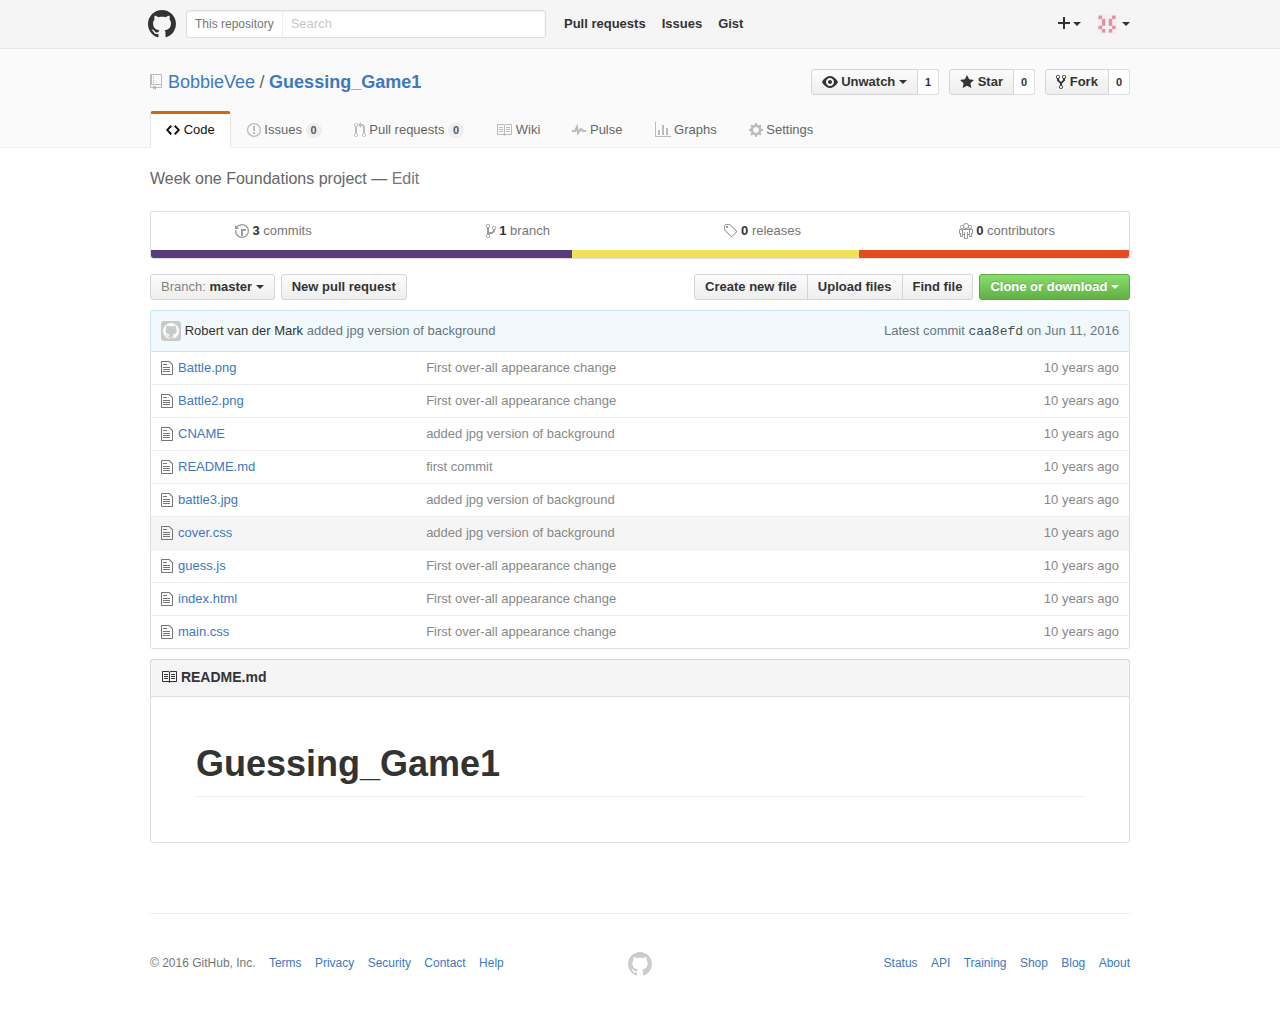
<file: BobbieVee_Guessing_Game1_ Week one Foundations project.htm>
<!DOCTYPE html>
<!-- saved from url=(0043)https://github.com/BobbieVee/Guessing_Game1 -->
<html lang="en" class=" is-copy-enabled emoji-size-boost is-u2f-enabled"><head prefix="og: http://ogp.me/ns# fb: http://ogp.me/ns/fb# object: http://ogp.me/ns/object# article: http://ogp.me/ns/article# profile: http://ogp.me/ns/profile#"><meta http-equiv="Content-Type" content="text/html; charset=UTF-8">
    

    <link crossorigin="anonymous" href="./BobbieVee_Guessing_Game1_ Week one Foundations project_files/frameworks-7b969e1429dde03c9d62578819317424332f57dfcb3ad1d87121a1c0adad45a4.css" integrity="sha256-e5aeFCnd4DydYleIGTF0JDMvV9/LOtHYcSGhwK2tRaQ=" media="all" rel="stylesheet">
    <link crossorigin="anonymous" href="./BobbieVee_Guessing_Game1_ Week one Foundations project_files/github-a374ef3210415f3524097c7ce3b5ff2d1d449c1b9fe8d551dddeda1ce6d5c80c.css" integrity="sha256-o3TvMhBBXzUkCXx847X/LR1EnBuf6NVR3d7aHObVyAw=" media="all" rel="stylesheet">
    
    
    
    

    <link as="script" href="./BobbieVee_Guessing_Game1_ Week one Foundations project_files/frameworks-7162beea272a856d06e084945fd8026a47bbb9e7eb295d95b60ea82b26c27296.js" rel="preload">
    
    <link as="script" href="./BobbieVee_Guessing_Game1_ Week one Foundations project_files/github-cb6ab72bc83e90e83a429b044f460572dc5ea6fb1b5894fc185c79e9389986f0.js" rel="preload">

    <meta http-equiv="X-UA-Compatible" content="IE=edge">
    <meta http-equiv="Content-Language" content="en">
    <meta name="viewport" content="width=device-width">
    
    
    <title>BobbieVee/Guessing_Game1: Week one Foundations project</title>
    <link rel="search" type="application/opensearchdescription+xml" href="https://github.com/opensearch.xml" title="GitHub">
    <link rel="fluid-icon" href="https://github.com/fluidicon.png" title="GitHub">
    <link rel="apple-touch-icon" href="https://github.com/apple-touch-icon.png">
    <link rel="apple-touch-icon" sizes="57x57" href="https://github.com/apple-touch-icon-57x57.png">
    <link rel="apple-touch-icon" sizes="60x60" href="https://github.com/apple-touch-icon-60x60.png">
    <link rel="apple-touch-icon" sizes="72x72" href="https://github.com/apple-touch-icon-72x72.png">
    <link rel="apple-touch-icon" sizes="76x76" href="https://github.com/apple-touch-icon-76x76.png">
    <link rel="apple-touch-icon" sizes="114x114" href="https://github.com/apple-touch-icon-114x114.png">
    <link rel="apple-touch-icon" sizes="120x120" href="https://github.com/apple-touch-icon-120x120.png">
    <link rel="apple-touch-icon" sizes="144x144" href="https://github.com/apple-touch-icon-144x144.png">
    <link rel="apple-touch-icon" sizes="152x152" href="https://github.com/apple-touch-icon-152x152.png">
    <link rel="apple-touch-icon" sizes="180x180" href="https://github.com/apple-touch-icon-180x180.png">
    <meta property="fb:app_id" content="1401488693436528">

      <meta content="https://avatars0.githubusercontent.com/u/19409424?v=3&amp;s=400" name="twitter:image:src"><meta content="@github" name="twitter:site"><meta content="summary" name="twitter:card"><meta content="BobbieVee/Guessing_Game1" name="twitter:title"><meta content="Guessing_Game1 - Week one Foundations project" name="twitter:description">
      <meta content="https://avatars0.githubusercontent.com/u/19409424?v=3&amp;s=400" property="og:image"><meta content="GitHub" property="og:site_name"><meta content="object" property="og:type"><meta content="BobbieVee/Guessing_Game1" property="og:title"><meta content="https://github.com/BobbieVee/Guessing_Game1" property="og:url"><meta content="Guessing_Game1 - Week one Foundations project" property="og:description">
      <meta name="browser-stats-url" content="https://api.github.com/_private/browser/stats">
    <meta name="browser-errors-url" content="https://api.github.com/_private/browser/errors">
    <link rel="assets" href="https://assets-cdn.github.com/">
    <link rel="web-socket" href="wss://live.github.com/_sockets/MTk0MDk0MjQ6YmMyMzBlYTdiOWM1ZDJhMzNhMWQ4NWM3YWRlMGU5ZTI6NGRmMzIzZWMxOTgzNTdkNDk2Njc3YjJjNzJiNThjYWZmN2M5YzU0ZDE4NTBhNmMwMzg2ZjZkY2EzYjhlYTc2YQ==--b573f6bc1ebe594a96a6fb435a8c98aa257efe0a">
    <meta name="pjax-timeout" content="1000">
    <link rel="sudo-modal" href="https://github.com/sessions/sudo_modal">

    <meta name="msapplication-TileImage" content="/windows-tile.png">
    <meta name="msapplication-TileColor" content="#ffffff">
    

    <meta name="google-site-verification" content="KT5gs8h0wvaagLKAVWq8bbeNwnZZK1r1XQysX3xurLU">
<meta name="google-site-verification" content="ZzhVyEFwb7w3e0-uOTltm8Jsck2F5StVihD0exw2fsA">
    <meta name="google-analytics" content="UA-3769691-2">

<meta content="collector.githubapp.com" name="octolytics-host"><meta content="github" name="octolytics-app-id"><meta content="47A708AE:45C1:48BC40C:575C4B7B" name="octolytics-dimension-request_id"><meta content="19409424" name="octolytics-actor-id"><meta content="BobbieVee" name="octolytics-actor-login"><meta content="f910087e2f097eb4a051d65ee8b597f96e1e297292a481a17af3c36fc131c4a1" name="octolytics-actor-hash">




  <meta class="js-ga-set" name="dimension1" content="Logged In">



        <meta name="hostname" content="github.com">
    <meta name="user-login" content="BobbieVee">

        <meta name="expected-hostname" content="github.com">
      <meta name="js-proxy-site-detection-payload" content="[base64]">


      <link rel="mask-icon" href="https://assets-cdn.github.com/pinned-octocat.svg" color="#4078c0">
      <link rel="icon" type="image/x-icon" href="https://assets-cdn.github.com/favicon.ico">

    <meta name="html-safe-nonce" content="2b978a141ae67b08f41f17d8f4f4a3a8b5b67b6c">
    <meta content="bd5733534f77e63cfdad19ff7a15ff4cc02fc820" name="form-nonce">

    <meta http-equiv="x-pjax-version" content="da3c1e82170cd7095ca9d3d00d2ff328">
    

      
  <meta name="description" content="Guessing_Game1 - Week one Foundations project">
  <meta name="go-import" content="github.com/BobbieVee/Guessing_Game1 git https://github.com/BobbieVee/Guessing_Game1.git">

  <meta content="19409424" name="octolytics-dimension-user_id"><meta content="BobbieVee" name="octolytics-dimension-user_login"><meta content="60884770" name="octolytics-dimension-repository_id"><meta content="BobbieVee/Guessing_Game1" name="octolytics-dimension-repository_nwo"><meta content="true" name="octolytics-dimension-repository_public"><meta content="false" name="octolytics-dimension-repository_is_fork"><meta content="60884770" name="octolytics-dimension-repository_network_root_id"><meta content="BobbieVee/Guessing_Game1" name="octolytics-dimension-repository_network_root_nwo">
  <link href="https://github.com/BobbieVee/Guessing_Game1/commits/master.atom" rel="alternate" title="Recent Commits to Guessing_Game1:master" type="application/atom+xml">


      
  <meta name="selected-link" value="repo_source" data-pjax-transient="true"><meta content="/&lt;user-name&gt;/&lt;repo-name&gt;" data-pjax-transient="true" name="analytics-location"><link rel="canonical" href="https://github.com/BobbieVee/Guessing_Game1" data-pjax-transient="true"></head>


  <body class="logged-in   env-production macintosh vis-public">
    <div id="js-pjax-loader-bar" class="pjax-loader-bar"><div class="progress" style="width: 100%;"></div></div>
    <a href="https://github.com/BobbieVee/Guessing_Game1#start-of-content" tabindex="1" class="accessibility-aid js-skip-to-content">Skip to content</a>

    
    
    



        <div class="header header-logged-in true" role="banner">
  <div class="container clearfix">

    <a class="header-logo-invertocat" href="https://github.com/" data-hotkey="g d" aria-label="Homepage" data-ga-click="Header, go to dashboard, icon:logo">
  <svg aria-hidden="true" class="octicon octicon-mark-github" height="28" version="1.1" viewBox="0 0 16 16" width="28"><path d="M8 0C3.58 0 0 3.58 0 8c0 3.54 2.29 6.53 5.47 7.59.4.07.55-.17.55-.38 0-.19-.01-.82-.01-1.49-2.01.37-2.53-.49-2.69-.94-.09-.23-.48-.94-.82-1.13-.28-.15-.68-.52-.01-.53.63-.01 1.08.58 1.23.82.72 1.21 1.87.87 2.33.66.07-.52.28-.87.51-1.07-1.78-.2-3.64-.89-3.64-3.95 0-.87.31-1.59.82-2.15-.08-.2-.36-1.02.08-2.12 0 0 .67-.21 2.2.82.64-.18 1.32-.27 2-.27.68 0 1.36.09 2 .27 1.53-1.04 2.2-.82 2.2-.82.44 1.1.16 1.92.08 2.12.51.56.82 1.27.82 2.15 0 3.07-1.87 3.75-3.65 3.95.29.25.54.73.54 1.48 0 1.07-.01 1.93-.01 2.2 0 .21.15.46.55.38A8.013 8.013 0 0 0 16 8c0-4.42-3.58-8-8-8z"></path></svg>
</a>


        <div class="header-search scoped-search site-scoped-search js-site-search" role="search">
  <!-- </textarea> --><!-- '"` --><form accept-charset="UTF-8" action="https://github.com/BobbieVee/Guessing_Game1/search" class="js-site-search-form" data-scoped-search-url="/BobbieVee/Guessing_Game1/search" data-unscoped-search-url="/search" method="get"><div style="margin:0;padding:0;display:inline"><input name="utf8" type="hidden" value="✓"></div>
    <label class="form-control header-search-wrapper js-chromeless-input-container">
      <div class="header-search-scope">This repository</div>
      <input type="text" class="form-control header-search-input js-site-search-focus js-site-search-field is-clearable" data-hotkey="s" name="q" placeholder="Search" aria-label="Search this repository" data-unscoped-placeholder="Search GitHub" data-scoped-placeholder="Search" tabindex="1" autocapitalize="off">
    </label>
</form></div>


      <ul class="header-nav left" role="navigation">
        <li class="header-nav-item">
          <a href="https://github.com/pulls" class="js-selected-navigation-item header-nav-link" data-ga-click="Header, click, Nav menu - item:pulls context:user" data-hotkey="g p" data-selected-links="/pulls /pulls/assigned /pulls/mentioned /pulls">
            Pull requests
</a>        </li>
        <li class="header-nav-item">
          <a href="https://github.com/issues" class="js-selected-navigation-item header-nav-link" data-ga-click="Header, click, Nav menu - item:issues context:user" data-hotkey="g i" data-selected-links="/issues /issues/assigned /issues/mentioned /issues">
            Issues
</a>        </li>
          <li class="header-nav-item">
            <a class="header-nav-link" href="https://gist.github.com/" data-ga-click="Header, go to gist, text:gist">Gist</a>
          </li>
      </ul>

    
<ul class="header-nav user-nav right" id="user-links">
  <li class="header-nav-item">
    

  </li>

  <li class="header-nav-item dropdown js-menu-container">
    <a class="header-nav-link tooltipped tooltipped-s js-menu-target" href="https://github.com/new" aria-label="Create new…" data-ga-click="Header, create new, icon:add">
      <svg aria-hidden="true" class="octicon octicon-plus left" height="16" version="1.1" viewBox="0 0 12 16" width="12"><path d="M12 9H7v5H5V9H0V7h5V2h2v5h5z"></path></svg>
      <span class="dropdown-caret"></span>
    </a>

    <div class="dropdown-menu-content js-menu-content">
      <ul class="dropdown-menu dropdown-menu-sw">
        
<a class="dropdown-item" href="https://github.com/new" data-ga-click="Header, create new repository">
  New repository
</a>

  <a class="dropdown-item" href="https://github.com/new/import" data-ga-click="Header, import a repository">
    Import repository
  </a>


  <a class="dropdown-item" href="https://github.com/organizations/new" data-ga-click="Header, create new organization">
    New organization
  </a>



  <div class="dropdown-divider"></div>
  <div class="dropdown-header">
    <span title="BobbieVee/Guessing_Game1">This repository</span>
  </div>
    <a class="dropdown-item" href="https://github.com/BobbieVee/Guessing_Game1/issues/new" data-ga-click="Header, create new issue">
      New issue
    </a>
    <a class="dropdown-item" href="https://github.com/BobbieVee/Guessing_Game1/settings/collaboration" data-ga-click="Header, create new collaborator">
      New collaborator
    </a>

      </ul>
    </div>
  </li>

  <li class="header-nav-item dropdown js-menu-container">
    <a class="header-nav-link name tooltipped tooltipped-sw js-menu-target" href="https://github.com/BobbieVee" aria-label="View profile and more" data-ga-click="Header, show menu, icon:avatar">
      <img alt="@BobbieVee" class="avatar" height="20" src="./BobbieVee_Guessing_Game1_ Week one Foundations project_files/19409424" width="20">
      <span class="dropdown-caret"></span>
    </a>

    <div class="dropdown-menu-content js-menu-content">
      <div class="dropdown-menu dropdown-menu-sw">
        <div class="dropdown-header header-nav-current-user css-truncate">
          Signed in as <strong class="css-truncate-target">BobbieVee</strong>
        </div>

        <div class="dropdown-divider"></div>

        <a class="dropdown-item" href="https://github.com/BobbieVee" data-ga-click="Header, go to profile, text:your profile">
          Your profile
        </a>
        <a class="dropdown-item" href="https://github.com/stars" data-ga-click="Header, go to starred repos, text:your stars">
          Your stars
        </a>
        <a class="dropdown-item" href="https://github.com/explore" data-ga-click="Header, go to explore, text:explore">
          Explore
        </a>
          <a class="dropdown-item" href="https://github.com/integrations" data-ga-click="Header, go to integrations, text:integrations">
            Integrations
          </a>
        <a class="dropdown-item" href="https://help.github.com/" data-ga-click="Header, go to help, text:help">
          Help
        </a>


        <div class="dropdown-divider"></div>

        <a class="dropdown-item" href="https://github.com/settings/profile" data-ga-click="Header, go to settings, icon:settings">
          Settings
        </a>

        <!-- </textarea> --><!-- '"` --><form accept-charset="UTF-8" action="https://github.com/logout" class="logout-form" data-form-nonce="bd5733534f77e63cfdad19ff7a15ff4cc02fc820" method="post"><div style="margin:0;padding:0;display:inline"><input name="utf8" type="hidden" value="✓"><input name="authenticity_token" type="hidden" value="XSN2A61j4gFafaQkh3espIMFcOT33cbaQ6vCasIaEw7ZEew/pW6QibRBKw4nt1xgugH6pKIt/bkYg4XjnyzeTA=="></div>
          <button class="dropdown-item dropdown-signout" data-ga-click="Header, sign out, icon:logout">
            Sign out
          </button>
</form>      </div>
    </div>
  </li>
</ul>


    
  </div>
</div>


      


    <div id="start-of-content" class="accessibility-aid"></div>

      <div id="js-flash-container">
</div>


    <div role="main" class="main-content">
        <div itemscope="" itemtype="http://schema.org/SoftwareSourceCode">
    <div id="js-repo-pjax-container" data-pjax-container="">
      
<div class="pagehead repohead instapaper_ignore readability-menu experiment-repo-nav">
  <div class="container repohead-details-container">

    

<ul class="pagehead-actions">

  <li>
        <!-- </textarea> --><!-- '"` --><form accept-charset="UTF-8" action="https://github.com/notifications/subscribe" class="js-social-container" data-autosubmit="true" data-form-nonce="bd5733534f77e63cfdad19ff7a15ff4cc02fc820" data-remote="true" method="post"><div style="margin:0;padding:0;display:inline"><input name="utf8" type="hidden" value="✓"><input name="authenticity_token" type="hidden" value="2TepIqp7rLlGGU6jPH/pf3FoB50uv5FZXIlmc/PCj0BpFjI4sOG+agfE1He35VlGuESQFfJpOX6JWC+TGeWcOw=="></div>      <input class="form-control" id="repository_id" name="repository_id" type="hidden" value="60884770">

        <div class="select-menu js-menu-container js-select-menu">
          <a href="https://github.com/BobbieVee/Guessing_Game1/subscription" class="btn btn-sm btn-with-count select-menu-button js-menu-target" role="button" tabindex="0" aria-haspopup="true" data-ga-click="Repository, click Watch settings, action:files#disambiguate">
            <span class="js-select-button">
              <svg aria-hidden="true" class="octicon octicon-eye" height="16" version="1.1" viewBox="0 0 16 16" width="16"><path d="M8.06 2C3 2 0 8 0 8s3 6 8.06 6C13 14 16 8 16 8s-3-6-7.94-6zM8 12c-2.2 0-4-1.78-4-4 0-2.2 1.8-4 4-4 2.22 0 4 1.8 4 4 0 2.22-1.78 4-4 4zm2-4c0 1.11-.89 2-2 2-1.11 0-2-.89-2-2 0-1.11.89-2 2-2 1.11 0 2 .89 2 2z"></path></svg>
              Unwatch
            </span>
          </a>
          <a class="social-count js-social-count" href="https://github.com/BobbieVee/Guessing_Game1/watchers">
            1
          </a>

        <div class="select-menu-modal-holder">
          <div class="select-menu-modal subscription-menu-modal js-menu-content" aria-hidden="true">
            <div class="select-menu-header js-navigation-enable" tabindex="-1">
              <svg aria-label="Close" class="octicon octicon-x js-menu-close" height="16" role="img" version="1.1" viewBox="0 0 12 16" width="12"><path d="M7.48 8l3.75 3.75-1.48 1.48L6 9.48l-3.75 3.75-1.48-1.48L4.52 8 .77 4.25l1.48-1.48L6 6.52l3.75-3.75 1.48 1.48z"></path></svg>
              <span class="select-menu-title">Notifications</span>
            </div>

              <div class="select-menu-list js-navigation-container" role="menu">

                <div class="select-menu-item js-navigation-item " role="menuitem" tabindex="0">
                  <svg aria-hidden="true" class="octicon octicon-check select-menu-item-icon" height="16" version="1.1" viewBox="0 0 12 16" width="12"><path d="M12 5l-8 8-4-4 1.5-1.5L4 10l6.5-6.5z"></path></svg>
                  <div class="select-menu-item-text">
                    <input id="do_included" name="do" type="radio" value="included">
                    <span class="select-menu-item-heading">Not watching</span>
                    <span class="description">Be notified when participating or @mentioned.</span>
                    <span class="js-select-button-text hidden-select-button-text">
                      <svg aria-hidden="true" class="octicon octicon-eye" height="16" version="1.1" viewBox="0 0 16 16" width="16"><path d="M8.06 2C3 2 0 8 0 8s3 6 8.06 6C13 14 16 8 16 8s-3-6-7.94-6zM8 12c-2.2 0-4-1.78-4-4 0-2.2 1.8-4 4-4 2.22 0 4 1.8 4 4 0 2.22-1.78 4-4 4zm2-4c0 1.11-.89 2-2 2-1.11 0-2-.89-2-2 0-1.11.89-2 2-2 1.11 0 2 .89 2 2z"></path></svg>
                      Watch
                    </span>
                  </div>
                </div>

                <div class="select-menu-item js-navigation-item selected" role="menuitem" tabindex="0">
                  <svg aria-hidden="true" class="octicon octicon-check select-menu-item-icon" height="16" version="1.1" viewBox="0 0 12 16" width="12"><path d="M12 5l-8 8-4-4 1.5-1.5L4 10l6.5-6.5z"></path></svg>
                  <div class="select-menu-item-text">
                    <input checked="checked" id="do_subscribed" name="do" type="radio" value="subscribed">
                    <span class="select-menu-item-heading">Watching</span>
                    <span class="description">Be notified of all conversations.</span>
                    <span class="js-select-button-text hidden-select-button-text">
                      <svg aria-hidden="true" class="octicon octicon-eye" height="16" version="1.1" viewBox="0 0 16 16" width="16"><path d="M8.06 2C3 2 0 8 0 8s3 6 8.06 6C13 14 16 8 16 8s-3-6-7.94-6zM8 12c-2.2 0-4-1.78-4-4 0-2.2 1.8-4 4-4 2.22 0 4 1.8 4 4 0 2.22-1.78 4-4 4zm2-4c0 1.11-.89 2-2 2-1.11 0-2-.89-2-2 0-1.11.89-2 2-2 1.11 0 2 .89 2 2z"></path></svg>
                      Unwatch
                    </span>
                  </div>
                </div>

                <div class="select-menu-item js-navigation-item " role="menuitem" tabindex="0">
                  <svg aria-hidden="true" class="octicon octicon-check select-menu-item-icon" height="16" version="1.1" viewBox="0 0 12 16" width="12"><path d="M12 5l-8 8-4-4 1.5-1.5L4 10l6.5-6.5z"></path></svg>
                  <div class="select-menu-item-text">
                    <input id="do_ignore" name="do" type="radio" value="ignore">
                    <span class="select-menu-item-heading">Ignoring</span>
                    <span class="description">Never be notified.</span>
                    <span class="js-select-button-text hidden-select-button-text">
                      <svg aria-hidden="true" class="octicon octicon-mute" height="16" version="1.1" viewBox="0 0 16 16" width="16"><path d="M8 2.81v10.38c0 .67-.81 1-1.28.53L3 10H1c-.55 0-1-.45-1-1V7c0-.55.45-1 1-1h2l3.72-3.72C7.19 1.81 8 2.14 8 2.81zm7.53 3.22l-1.06-1.06-1.97 1.97-1.97-1.97-1.06 1.06L11.44 8 9.47 9.97l1.06 1.06 1.97-1.97 1.97 1.97 1.06-1.06L13.56 8l1.97-1.97z"></path></svg>
                      Stop ignoring
                    </span>
                  </div>
                </div>

              </div>

            </div>
          </div>
        </div>
</form>
  </li>

  <li>
    
  <div class="js-toggler-container js-social-container starring-container ">

    <!-- </textarea> --><!-- '"` --><form accept-charset="UTF-8" action="https://github.com/BobbieVee/Guessing_Game1/unstar" class="starred" data-form-nonce="bd5733534f77e63cfdad19ff7a15ff4cc02fc820" data-remote="true" method="post"><div style="margin:0;padding:0;display:inline"><input name="utf8" type="hidden" value="✓"><input name="authenticity_token" type="hidden" value="w5NsSpLi/Irgjxyi7gFtqW9CSUHyWddzJvdBzIZoLII6Y9TRzICPTRMrx8lAEz8pbZnZBLR+IEBj1qA6a6IRHA=="></div>
      <button class="btn btn-sm btn-with-count js-toggler-target" aria-label="Unstar this repository" title="Unstar BobbieVee/Guessing_Game1" data-ga-click="Repository, click unstar button, action:files#disambiguate; text:Unstar">
        <svg aria-hidden="true" class="octicon octicon-star" height="16" version="1.1" viewBox="0 0 14 16" width="14"><path d="M14 6l-4.9-.64L7 1 4.9 5.36 0 6l3.6 3.26L2.67 14 7 11.67 11.33 14l-.93-4.74z"></path></svg>
        Unstar
      </button>
        <a class="social-count js-social-count" href="https://github.com/BobbieVee/Guessing_Game1/stargazers">
          0
        </a>
</form>
    <!-- </textarea> --><!-- '"` --><form accept-charset="UTF-8" action="https://github.com/BobbieVee/Guessing_Game1/star" class="unstarred" data-form-nonce="bd5733534f77e63cfdad19ff7a15ff4cc02fc820" data-remote="true" method="post"><div style="margin:0;padding:0;display:inline"><input name="utf8" type="hidden" value="✓"><input name="authenticity_token" type="hidden" value="27Ym5Rfgp2PRwuVKmQxDdxcZ/Ah+MbjawS0aC4LMuMd3pI62IWTRQO+hA/zGBruCNZP0kRLtvCntv+qjGa+YGg=="></div>
      <button class="btn btn-sm btn-with-count js-toggler-target" aria-label="Star this repository" title="Star BobbieVee/Guessing_Game1" data-ga-click="Repository, click star button, action:files#disambiguate; text:Star">
        <svg aria-hidden="true" class="octicon octicon-star" height="16" version="1.1" viewBox="0 0 14 16" width="14"><path d="M14 6l-4.9-.64L7 1 4.9 5.36 0 6l3.6 3.26L2.67 14 7 11.67 11.33 14l-.93-4.74z"></path></svg>
        Star
      </button>
        <a class="social-count js-social-count" href="https://github.com/BobbieVee/Guessing_Game1/stargazers">
          0
        </a>
</form>  </div>

  </li>

  <li>
          <a href="https://github.com/BobbieVee/Guessing_Game1#fork-destination-box" class="btn btn-sm btn-with-count" title="Fork your own copy of BobbieVee/Guessing_Game1 to your account" aria-label="Fork your own copy of BobbieVee/Guessing_Game1 to your account" rel="facebox" data-ga-click="Repository, show fork modal, action:files#disambiguate; text:Fork">
              <svg aria-hidden="true" class="octicon octicon-repo-forked" height="16" version="1.1" viewBox="0 0 10 16" width="10"><path d="M8 1a1.993 1.993 0 0 0-1 3.72V6L5 8 3 6V4.72A1.993 1.993 0 0 0 2 1a1.993 1.993 0 0 0-1 3.72V6.5l3 3v1.78A1.993 1.993 0 0 0 5 15a1.993 1.993 0 0 0 1-3.72V9.5l3-3V4.72A1.993 1.993 0 0 0 8 1zM2 4.2C1.34 4.2.8 3.65.8 3c0-.65.55-1.2 1.2-1.2.65 0 1.2.55 1.2 1.2 0 .65-.55 1.2-1.2 1.2zm3 10c-.66 0-1.2-.55-1.2-1.2 0-.65.55-1.2 1.2-1.2.65 0 1.2.55 1.2 1.2 0 .65-.55 1.2-1.2 1.2zm3-10c-.66 0-1.2-.55-1.2-1.2 0-.65.55-1.2 1.2-1.2.65 0 1.2.55 1.2 1.2 0 .65-.55 1.2-1.2 1.2z"></path></svg>
            Fork
          </a>

          <div id="fork-destination-box" style="display: none;">
            <h2 class="facebox-header" data-facebox-id="facebox-header">Where should we fork this repository?</h2>
            <include-fragment src="" class="js-fork-select-fragment fork-select-fragment" data-url="/BobbieVee/Guessing_Game1/fork?fragment=1">
              <img alt="Loading" height="64" src="./BobbieVee_Guessing_Game1_ Week one Foundations project_files/octocat-spinner-128.gif" width="64">
            </include-fragment>
          </div>

    <a href="https://github.com/BobbieVee/Guessing_Game1/network" class="social-count">
      0
    </a>
  </li>
</ul>

    <h1 class="public ">
  <svg aria-hidden="true" class="octicon octicon-repo" height="16" version="1.1" viewBox="0 0 12 16" width="12"><path d="M4 9H3V8h1v1zm0-3H3v1h1V6zm0-2H3v1h1V4zm0-2H3v1h1V2zm8-1v12c0 .55-.45 1-1 1H6v2l-1.5-1.5L3 16v-2H1c-.55 0-1-.45-1-1V1c0-.55.45-1 1-1h10c.55 0 1 .45 1 1zm-1 10H1v2h2v-1h3v1h5v-2zm0-10H2v9h9V1z"></path></svg>
  <span class="author" itemprop="author"><a href="https://github.com/BobbieVee" class="url fn" rel="author">BobbieVee</a></span><!--
--><span class="path-divider">/</span><!--
--><strong itemprop="name"><a href="https://github.com/BobbieVee/Guessing_Game1" data-pjax="#js-repo-pjax-container">Guessing_Game1</a></strong>

</h1>

  </div>
  <div class="container">
    
<nav class="reponav js-repo-nav js-sidenav-container-pjax" itemscope="" itemtype="http://schema.org/BreadcrumbList" role="navigation" data-pjax="#js-repo-pjax-container">

  <span itemscope="" itemtype="http://schema.org/ListItem" itemprop="itemListElement">
    <a href="https://github.com/BobbieVee/Guessing_Game1" aria-selected="true" class="js-selected-navigation-item reponav-item selected" data-hotkey="g c" data-selected-links="repo_source repo_downloads repo_commits repo_releases repo_tags repo_branches /BobbieVee/Guessing_Game1" itemprop="url">
      <svg aria-hidden="true" class="octicon octicon-code" height="16" version="1.1" viewBox="0 0 14 16" width="14"><path d="M9.5 3L8 4.5 11.5 8 8 11.5 9.5 13 14 8 9.5 3zm-5 0L0 8l4.5 5L6 11.5 2.5 8 6 4.5 4.5 3z"></path></svg>
      <span itemprop="name">Code</span>
      <meta itemprop="position" content="1">
</a>  </span>

    <span itemscope="" itemtype="http://schema.org/ListItem" itemprop="itemListElement">
      <a href="https://github.com/BobbieVee/Guessing_Game1/issues" class="js-selected-navigation-item reponav-item" data-hotkey="g i" data-selected-links="repo_issues repo_labels repo_milestones /BobbieVee/Guessing_Game1/issues" itemprop="url">
        <svg aria-hidden="true" class="octicon octicon-issue-opened" height="16" version="1.1" viewBox="0 0 14 16" width="14"><path d="M7 2.3c3.14 0 5.7 2.56 5.7 5.7s-2.56 5.7-5.7 5.7A5.71 5.71 0 0 1 1.3 8c0-3.14 2.56-5.7 5.7-5.7zM7 1C3.14 1 0 4.14 0 8s3.14 7 7 7 7-3.14 7-7-3.14-7-7-7zm1 3H6v5h2V4zm0 6H6v2h2v-2z"></path></svg>
        <span itemprop="name">Issues</span>
        <span class="counter">0</span>
        <meta itemprop="position" content="2">
</a>    </span>

  <span itemscope="" itemtype="http://schema.org/ListItem" itemprop="itemListElement">
    <a href="https://github.com/BobbieVee/Guessing_Game1/pulls" class="js-selected-navigation-item reponav-item" data-hotkey="g p" data-selected-links="repo_pulls /BobbieVee/Guessing_Game1/pulls" itemprop="url">
      <svg aria-hidden="true" class="octicon octicon-git-pull-request" height="16" version="1.1" viewBox="0 0 12 16" width="12"><path d="M11 11.28V5c-.03-.78-.34-1.47-.94-2.06C9.46 2.35 8.78 2.03 8 2H7V0L4 3l3 3V4h1c.27.02.48.11.69.31.21.2.3.42.31.69v6.28A1.993 1.993 0 0 0 10 15a1.993 1.993 0 0 0 1-3.72zm-1 2.92c-.66 0-1.2-.55-1.2-1.2 0-.65.55-1.2 1.2-1.2.65 0 1.2.55 1.2 1.2 0 .65-.55 1.2-1.2 1.2zM4 3c0-1.11-.89-2-2-2a1.993 1.993 0 0 0-1 3.72v6.56A1.993 1.993 0 0 0 2 15a1.993 1.993 0 0 0 1-3.72V4.72c.59-.34 1-.98 1-1.72zm-.8 10c0 .66-.55 1.2-1.2 1.2-.65 0-1.2-.55-1.2-1.2 0-.65.55-1.2 1.2-1.2.65 0 1.2.55 1.2 1.2zM2 4.2C1.34 4.2.8 3.65.8 3c0-.65.55-1.2 1.2-1.2.65 0 1.2.55 1.2 1.2 0 .65-.55 1.2-1.2 1.2z"></path></svg>
      <span itemprop="name">Pull requests</span>
      <span class="counter">0</span>
      <meta itemprop="position" content="3">
</a>  </span>

    <a href="https://github.com/BobbieVee/Guessing_Game1/wiki" class="js-selected-navigation-item reponav-item" data-hotkey="g w" data-selected-links="repo_wiki /BobbieVee/Guessing_Game1/wiki">
      <svg aria-hidden="true" class="octicon octicon-book" height="16" version="1.1" viewBox="0 0 16 16" width="16"><path d="M3 5h4v1H3V5zm0 3h4V7H3v1zm0 2h4V9H3v1zm11-5h-4v1h4V5zm0 2h-4v1h4V7zm0 2h-4v1h4V9zm2-6v9c0 .55-.45 1-1 1H9.5l-1 1-1-1H2c-.55 0-1-.45-1-1V3c0-.55.45-1 1-1h5.5l1 1 1-1H15c.55 0 1 .45 1 1zm-8 .5L7.5 3H2v9h6V3.5zm7-.5H9.5l-.5.5V12h6V3z"></path></svg>
      Wiki
</a>

  <a href="https://github.com/BobbieVee/Guessing_Game1/pulse" class="js-selected-navigation-item reponav-item" data-selected-links="pulse /BobbieVee/Guessing_Game1/pulse">
    <svg aria-hidden="true" class="octicon octicon-pulse" height="16" version="1.1" viewBox="0 0 14 16" width="14"><path d="M11.5 8L8.8 5.4 6.6 8.5 5.5 1.6 2.38 8H0v2h3.6l.9-1.8.9 5.4L9 8.5l1.6 1.5H14V8z"></path></svg>
    Pulse
</a>
  <a href="https://github.com/BobbieVee/Guessing_Game1/graphs" class="js-selected-navigation-item reponav-item" data-selected-links="repo_graphs repo_contributors /BobbieVee/Guessing_Game1/graphs">
    <svg aria-hidden="true" class="octicon octicon-graph" height="16" version="1.1" viewBox="0 0 16 16" width="16"><path d="M16 14v1H0V0h1v14h15zM5 13H3V8h2v5zm4 0H7V3h2v10zm4 0h-2V6h2v7z"></path></svg>
    Graphs
</a>
    <a href="https://github.com/BobbieVee/Guessing_Game1/settings" class="js-selected-navigation-item reponav-item" data-selected-links="repo_settings repo_branch_settings hooks /BobbieVee/Guessing_Game1/settings">
      <svg aria-hidden="true" class="octicon octicon-gear" height="16" version="1.1" viewBox="0 0 14 16" width="14"><path d="M14 8.77v-1.6l-1.94-.64-.45-1.09.88-1.84-1.13-1.13-1.81.91-1.09-.45-.69-1.92h-1.6l-.63 1.94-1.11.45-1.84-.88-1.13 1.13.91 1.81-.45 1.09L0 7.23v1.59l1.94.64.45 1.09-.88 1.84 1.13 1.13 1.81-.91 1.09.45.69 1.92h1.59l.63-1.94 1.11-.45 1.84.88 1.13-1.13-.92-1.81.47-1.09L14 8.75v.02zM7 11c-1.66 0-3-1.34-3-3s1.34-3 3-3 3 1.34 3 3-1.34 3-3 3z"></path></svg>
      Settings
</a>
</nav>

  </div>
</div>

<div class="container new-discussion-timeline experiment-repo-nav">
  <div class="repository-content">

    
<div class="repository-meta js-details-container">
  <span class="repository-meta-content">
        <span itemprop="about"> Week one Foundations project</span>
  </span>

    <span class="edit-link">— <button type="button" class="btn-link muted-link js-details-target">Edit</button></span>
    <!-- </textarea> --><!-- '"` --><form accept-charset="UTF-8" action="https://github.com/BobbieVee/Guessing_Game1/settings/update_meta" class="edit-repository-meta js-edit-repository-meta" data-form-nonce="bd5733534f77e63cfdad19ff7a15ff4cc02fc820" method="post"><div style="margin:0;padding:0;display:inline"><input name="utf8" type="hidden" value="✓"><input name="_method" type="hidden" value="put"><input name="authenticity_token" type="hidden" value="QoPthUaEcB21KXbCVB+X4a0zjnWGicbWDoB+g4njnqollKmfGrXEM36O4t0Y3keVsmA/Ej0A8ouw57a5PC4+bQ=="></div>

      <div class="field">
        <label for="repo_description">Description</label>
        <input type="text" id="repo_description" class="form-control input-contrast repo-description-field" name="repo_description" value="Week one Foundations project" placeholder="Short description of this repository">
      </div>

      <div class="field">
        <label for="repo_homepage">Website</label>
        <input type="url" id="repo_homepage" class="form-control input-contrast repo-website-field" name="repo_homepage" value="" placeholder="Website for this repository (optional)">
      </div>

      <button class="btn">Save</button>
      or <button type="button" class="btn-link js-details-target">Cancel</button>
</form></div>


<div class="overall-summary overall-summary-bottomless">
  <div class="stats-switcher-viewport js-stats-switcher-viewport">
    <div class="stats-switcher-wrapper">
    <ul class="numbers-summary">
      <li class="commits">
        <a data-pjax="" href="https://github.com/BobbieVee/Guessing_Game1/commits/master">
            <svg aria-hidden="true" class="octicon octicon-history" height="16" version="1.1" viewBox="0 0 14 16" width="14"><path d="M8 13H6V6h5v2H8v5zM7 1C4.81 1 2.87 2.02 1.59 3.59L0 2v4h4L2.5 4.5C3.55 3.17 5.17 2.3 7 2.3c3.14 0 5.7 2.56 5.7 5.7s-2.56 5.7-5.7 5.7A5.71 5.71 0 0 1 1.3 8c0-.34.03-.67.09-1H.08C.03 7.33 0 7.66 0 8c0 3.86 3.14 7 7 7s7-3.14 7-7-3.14-7-7-7z"></path></svg>
            <span class="num text-emphasized">
              3
            </span>
            commits
        </a>
      </li>
      <li>
        <a data-pjax="" href="https://github.com/BobbieVee/Guessing_Game1/branches">
          <svg aria-hidden="true" class="octicon octicon-git-branch" height="16" version="1.1" viewBox="0 0 10 16" width="10"><path d="M10 5c0-1.11-.89-2-2-2a1.993 1.993 0 0 0-1 3.72v.3c-.02.52-.23.98-.63 1.38-.4.4-.86.61-1.38.63-.83.02-1.48.16-2 .45V4.72a1.993 1.993 0 0 0-1-3.72C.88 1 0 1.89 0 3a2 2 0 0 0 1 1.72v6.56c-.59.35-1 .99-1 1.72 0 1.11.89 2 2 2 1.11 0 2-.89 2-2 0-.53-.2-1-.53-1.36.09-.06.48-.41.59-.47.25-.11.56-.17.94-.17 1.05-.05 1.95-.45 2.75-1.25S8.95 7.77 9 6.73h-.02C9.59 6.37 10 5.73 10 5zM2 1.8c.66 0 1.2.55 1.2 1.2 0 .65-.55 1.2-1.2 1.2C1.35 4.2.8 3.65.8 3c0-.65.55-1.2 1.2-1.2zm0 12.41c-.66 0-1.2-.55-1.2-1.2 0-.65.55-1.2 1.2-1.2.65 0 1.2.55 1.2 1.2 0 .65-.55 1.2-1.2 1.2zm6-8c-.66 0-1.2-.55-1.2-1.2 0-.65.55-1.2 1.2-1.2.65 0 1.2.55 1.2 1.2 0 .65-.55 1.2-1.2 1.2z"></path></svg>
          <span class="num text-emphasized">
            1
          </span>
          branch
        </a>
      </li>

      <li>
        <a data-pjax="" href="https://github.com/BobbieVee/Guessing_Game1/releases">
          <svg aria-hidden="true" class="octicon octicon-tag" height="16" version="1.1" viewBox="0 0 14 16" width="14"><path d="M7.73 1.73C7.26 1.26 6.62 1 5.96 1H3.5C2.13 1 1 2.13 1 3.5v2.47c0 .66.27 1.3.73 1.77l6.06 6.06c.39.39 1.02.39 1.41 0l4.59-4.59a.996.996 0 0 0 0-1.41L7.73 1.73zM2.38 7.09c-.31-.3-.47-.7-.47-1.13V3.5c0-.88.72-1.59 1.59-1.59h2.47c.42 0 .83.16 1.13.47l6.14 6.13-4.73 4.73-6.13-6.15zM3.01 3h2v2H3V3h.01z"></path></svg>
          <span class="num text-emphasized">
            0
          </span>
          releases
        </a>
      </li>

      <li>
          <a href="https://github.com/BobbieVee/Guessing_Game1/graphs/contributors">
  <svg aria-hidden="true" class="octicon octicon-organization" height="16" version="1.1" viewBox="0 0 14 16" width="14"><path d="M4.75 4.95C5.3 5.59 6.09 6 7 6c.91 0 1.7-.41 2.25-1.05A1.993 1.993 0 0 0 13 4c0-1.11-.89-2-2-2-.41 0-.77.13-1.08.33A3.01 3.01 0 0 0 7 0C5.58 0 4.39 1 4.08 2.33 3.77 2.13 3.41 2 3 2c-1.11 0-2 .89-2 2a1.993 1.993 0 0 0 3.75.95zm5.2-1.52c.2-.38.59-.64 1.05-.64.66 0 1.2.55 1.2 1.2 0 .65-.55 1.2-1.2 1.2-.65 0-1.17-.53-1.19-1.17.06-.19.11-.39.14-.59zM7 .98c1.11 0 2.02.91 2.02 2.02 0 1.11-.91 2.02-2.02 2.02-1.11 0-2.02-.91-2.02-2.02C4.98 1.89 5.89.98 7 .98zM3 5.2c-.66 0-1.2-.55-1.2-1.2 0-.65.55-1.2 1.2-1.2.45 0 .84.27 1.05.64.03.2.08.41.14.59C4.17 4.67 3.66 5.2 3 5.2zM13 6H1c-.55 0-1 .45-1 1v3c0 .55.45 1 1 1v2c0 .55.45 1 1 1h1c.55 0 1-.45 1-1v-1h1v3c0 .55.45 1 1 1h2c.55 0 1-.45 1-1v-3h1v1c0 .55.45 1 1 1h1c.55 0 1-.45 1-1v-2c.55 0 1-.45 1-1V7c0-.55-.45-1-1-1zM3 13H2v-3H1V7h2v6zm7-2H9V9H8v6H6V9H5v2H4V7h6v4zm3-1h-1v3h-1V7h2v3z"></path></svg>
    <span class="num text-emphasized">
      0
    </span>
    contributors
</a>

      </li>
    </ul>

      <div class="repository-lang-stats">
        <ol class="repository-lang-stats-numbers">
          <li>
              <a href="https://github.com/BobbieVee/Guessing_Game1/search?l=css" data-ga-click="Repository, language stats search click, location:repo overview">
                <span class="color-block language-color" style="background-color:#563d7c;"></span>
                <span class="lang">CSS</span>
                <span class="percent">43.0%</span>
              </a>
          </li>
          <li>
              <a href="https://github.com/BobbieVee/Guessing_Game1/search?l=javascript" data-ga-click="Repository, language stats search click, location:repo overview">
                <span class="color-block language-color" style="background-color:#f1e05a;"></span>
                <span class="lang">JavaScript</span>
                <span class="percent">29.4%</span>
              </a>
          </li>
          <li>
              <a href="https://github.com/BobbieVee/Guessing_Game1/search?l=html" data-ga-click="Repository, language stats search click, location:repo overview">
                <span class="color-block language-color" style="background-color:#e44b23;"></span>
                <span class="lang">HTML</span>
                <span class="percent">27.6%</span>
              </a>
          </li>
        </ol>
      </div>
    </div>
  </div>
</div>

  <div class="repository-lang-stats-graph js-toggle-lang-stats" title="Click for language details" data-ga-click="Repository, language bar stats toggle, location:repo overview">
    <span class="language-color" aria-label="CSS 43.0%" style="width:43.0%; background-color:#563d7c;" itemprop="keywords">CSS</span>
    <span class="language-color" aria-label="JavaScript 29.4%" style="width:29.4%; background-color:#f1e05a;" itemprop="keywords">JavaScript</span>
    <span class="language-color" aria-label="HTML 27.6%" style="width:27.6%; background-color:#e44b23;" itemprop="keywords">HTML</span>
  </div>

    <div class="js-socket-channel js-updatable-content" data-channel="tenant:1:repo:60884770:post-receive:19409424" data-url="/BobbieVee/Guessing_Game1/show_partial?partial=tree%2Frecently_touched_branches_list">


  </div>


<div class="file-navigation in-mid-page">

    <div class="select-menu get-repo-select-menu js-menu-container right select-menu-modal-right">
  <button class="btn btn-sm btn-primary select-menu-button js-menu-target" title="Clone or download this repository" type="button" aria-label="Clone or download this repository" tabindex="0" aria-haspopup="true">
    <span>Clone or download</span>
  </button>

  <div class="select-menu-modal-holder dropdown-menu-content js-menu-content" aria-hidden="true">
    <div class="get-repo-modal dropdown-menu dropdown-menu-sw pb-0 js-toggler-container ">
      <div class="clone-options https-clone-options">
        <!-- </textarea> --><!-- '"` --><form accept-charset="UTF-8" action="https://github.com/users/set_protocol?protocol_selector=ssh&amp;protocol_type=push" data-form-nonce="bd5733534f77e63cfdad19ff7a15ff4cc02fc820" data-remote="true" method="post"><div style="margin:0;padding:0;display:inline"><input name="utf8" type="hidden" value="✓"><input name="authenticity_token" type="hidden" value="J0G4lE8D5yLnwL9QJwvVEd6z0lB+ZEU/ID+GNt442guNTHgzOVu+QCn9enl4NU9G+sqKWUvXdlEoqNi8+olAuA=="></div><button class="btn-link btn-change-protocol js-toggler-target right" type="submit">Use SSH</button></form>

        <h4 class="mb-2">
          Clone with HTTPS
          <a class="muted-link" href="https://help.github.com/articles/which-remote-url-should-i-use" target="_blank">
            <svg aria-hidden="true" class="octicon octicon-question" height="16" version="1.1" viewBox="0 0 14 16" width="14"><path d="M6 10h2v2H6v-2zm4-3.5C10 8.64 8 9 8 9H6c0-.55.45-1 1-1h.5c.28 0 .5-.22.5-.5v-1c0-.28-.22-.5-.5-.5h-1c-.28 0-.5.22-.5.5V7H4c0-1.5 1.5-3 3-3s3 1 3 2.5zM7 2.3c3.14 0 5.7 2.56 5.7 5.7s-2.56 5.7-5.7 5.7A5.71 5.71 0 0 1 1.3 8c0-3.14 2.56-5.7 5.7-5.7zM7 1C3.14 1 0 4.14 0 8s3.14 7 7 7 7-3.14 7-7-3.14-7-7-7z"></path></svg>
          </a>
        </h4>
        <p class="mb-1 get-repo-decription-text">
          Use Git or checkout with SVN using the web URL.
        </p>

        <div class="input-group js-zeroclipboard-container">
  <input type="text" class="form-control input-monospace input-sm js-zeroclipboard-target js-url-field" value="https://github.com/BobbieVee/Guessing_Game1.git" aria-label="Clone this repository at https://github.com/BobbieVee/Guessing_Game1.git" readonly="">
  <div class="input-group-button">
    <button aria-label="Copy to clipboard" class="js-zeroclipboard btn btn-sm zeroclipboard-button tooltipped tooltipped-s" data-copied-hint="Copied!" type="button"><svg aria-hidden="true" class="octicon octicon-clippy" height="16" version="1.1" viewBox="0 0 14 16" width="14"><path d="M2 13h4v1H2v-1zm5-6H2v1h5V7zm2 3V8l-3 3 3 3v-2h5v-2H9zM4.5 9H2v1h2.5V9zM2 12h2.5v-1H2v1zm9 1h1v2c-.02.28-.11.52-.3.7-.19.18-.42.28-.7.3H1c-.55 0-1-.45-1-1V4c0-.55.45-1 1-1h3c0-1.11.89-2 2-2 1.11 0 2 .89 2 2h3c.55 0 1 .45 1 1v5h-1V6H1v9h10v-2zM2 5h8c0-.55-.45-1-1-1H8c-.55 0-1-.45-1-1s-.45-1-1-1-1 .45-1 1-.45 1-1 1H3c-.55 0-1 .45-1 1z"></path></svg></button>
  </div>
</div>

      </div>

      <div class="clone-options ssh-clone-options">
        <!-- </textarea> --><!-- '"` --><form accept-charset="UTF-8" action="https://github.com/users/set_protocol?protocol_selector=https&amp;protocol_type=push" data-form-nonce="bd5733534f77e63cfdad19ff7a15ff4cc02fc820" data-remote="true" method="post"><div style="margin:0;padding:0;display:inline"><input name="utf8" type="hidden" value="✓"><input name="authenticity_token" type="hidden" value="gFGLWSuns8BVxlJmyPeFT4acxtNstBePRAgnnioAnBhxT5TRtO07RsvpcnyyKRpWiZDqDoOObUVndBAkLDHaSQ=="></div><button class="btn-link btn-change-protocol js-toggler-target right" type="submit">Use HTTPS</button></form>

        <h4 class="mb-2">
          Clone with SSH
          <a class="muted-link" href="https://help.github.com/articles/which-remote-url-should-i-use" target="_blank">
            <svg aria-hidden="true" class="octicon octicon-question" height="16" version="1.1" viewBox="0 0 14 16" width="14"><path d="M6 10h2v2H6v-2zm4-3.5C10 8.64 8 9 8 9H6c0-.55.45-1 1-1h.5c.28 0 .5-.22.5-.5v-1c0-.28-.22-.5-.5-.5h-1c-.28 0-.5.22-.5.5V7H4c0-1.5 1.5-3 3-3s3 1 3 2.5zM7 2.3c3.14 0 5.7 2.56 5.7 5.7s-2.56 5.7-5.7 5.7A5.71 5.71 0 0 1 1.3 8c0-3.14 2.56-5.7 5.7-5.7zM7 1C3.14 1 0 4.14 0 8s3.14 7 7 7 7-3.14 7-7-3.14-7-7-7z"></path></svg>
          </a>
        </h4>
        <p class="mb-1 get-repo-decription-text">
          Use an SSH key and passphrase from account.
        </p>

        <div class="input-group js-zeroclipboard-container">
  <input type="text" class="form-control input-monospace input-sm js-zeroclipboard-target js-url-field" value="git@github.com:BobbieVee/Guessing_Game1.git" aria-label="Clone this repository at git@github.com:BobbieVee/Guessing_Game1.git" readonly="">
  <div class="input-group-button">
    <button aria-label="Copy to clipboard" class="js-zeroclipboard btn btn-sm zeroclipboard-button tooltipped tooltipped-s" data-copied-hint="Copied!" type="button"><svg aria-hidden="true" class="octicon octicon-clippy" height="16" version="1.1" viewBox="0 0 14 16" width="14"><path d="M2 13h4v1H2v-1zm5-6H2v1h5V7zm2 3V8l-3 3 3 3v-2h5v-2H9zM4.5 9H2v1h2.5V9zM2 12h2.5v-1H2v1zm9 1h1v2c-.02.28-.11.52-.3.7-.19.18-.42.28-.7.3H1c-.55 0-1-.45-1-1V4c0-.55.45-1 1-1h3c0-1.11.89-2 2-2 1.11 0 2 .89 2 2h3c.55 0 1 .45 1 1v5h-1V6H1v9h10v-2zM2 5h8c0-.55-.45-1-1-1H8c-.55 0-1-.45-1-1s-.45-1-1-1-1 .45-1 1-.45 1-1 1H3c-.55 0-1 .45-1 1z"></path></svg></button>
  </div>
</div>

      </div>

      <div class="mt-2">
          <a href="https://mac.github.com/" class="btn btn-outline get-repo-btn tooltipped tooltipped-s tooltipped-multiline" aria-label="Clone BobbieVee/Guessing_Game1 to your computer and use it in GitHub Desktop.">
    Open in Desktop
  </a>

<a href="https://github.com/BobbieVee/Guessing_Game1/archive/master.zip" class="btn btn-outline get-repo-btn
" rel="nofollow" data-ga-click="Repository, download zip, location:repo overview">
  Download ZIP
</a>

      </div>
    </div>
  </div>
</div>


  <div class="btn-group right">
      
  <!-- </textarea> --><!-- '"` --><form accept-charset="UTF-8" action="https://github.com/BobbieVee/Guessing_Game1/new/master" class="btn-group-form" data-form-nonce="bd5733534f77e63cfdad19ff7a15ff4cc02fc820" method="post"><div style="margin:0;padding:0;display:inline"><input name="utf8" type="hidden" value="✓"><input name="authenticity_token" type="hidden" value="6gLfz+Q2SVYBwZdTYX4ADaLhpqGTrOxtroiL7JViFwbdbasp07uL7LK/nk/Oh/EKWwoE9Go1z86Sbw9QipdaFg=="></div>
    <button class="btn btn-sm" type="submit" data-disable-with="Creating file…">
      Create new file
    </button>
</form>

      <a href="https://github.com/BobbieVee/Guessing_Game1/upload/master" class="btn btn-sm">
        Upload files
      </a>

    <a href="https://github.com/BobbieVee/Guessing_Game1/find/master" class="btn btn-sm empty-icon right" data-pjax="" data-hotkey="t" data-ga-click="Repository, find file, location:repo overview">
      Find file
    </a>
  </div>

  
<div class="select-menu branch-select-menu js-menu-container js-select-menu left">
  <button class="btn btn-sm select-menu-button js-menu-target css-truncate" data-hotkey="w" title="master" type="button" aria-label="Switch branches or tags" tabindex="0" aria-haspopup="true">
    <i>Branch:</i>
    <span class="js-select-button css-truncate-target">master</span>
  </button>

  <div class="select-menu-modal-holder js-menu-content js-navigation-container" data-pjax="" aria-hidden="true">

    <div class="select-menu-modal">
      <div class="select-menu-header">
        <svg aria-label="Close" class="octicon octicon-x js-menu-close" height="16" role="img" version="1.1" viewBox="0 0 12 16" width="12"><path d="M7.48 8l3.75 3.75-1.48 1.48L6 9.48l-3.75 3.75-1.48-1.48L4.52 8 .77 4.25l1.48-1.48L6 6.52l3.75-3.75 1.48 1.48z"></path></svg>
        <span class="select-menu-title">Switch branches/tags</span>
      </div>

      <div class="select-menu-filters">
        <div class="select-menu-text-filter">
          <input type="text" aria-label="Find or create a branch…" id="context-commitish-filter-field" class="form-control js-filterable-field js-navigation-enable" placeholder="Find or create a branch…">
        </div>
        <div class="select-menu-tabs">
          <ul>
            <li class="select-menu-tab">
              <a href="https://github.com/BobbieVee/Guessing_Game1#" data-tab-filter="branches" data-filter-placeholder="Find or create a branch…" class="js-select-menu-tab" role="tab">Branches</a>
            </li>
            <li class="select-menu-tab">
              <a href="https://github.com/BobbieVee/Guessing_Game1#" data-tab-filter="tags" data-filter-placeholder="Find a tag…" class="js-select-menu-tab" role="tab">Tags</a>
            </li>
          </ul>
        </div>
      </div>

      <div class="select-menu-list select-menu-tab-bucket js-select-menu-tab-bucket" data-tab-filter="branches" role="menu">

        <div data-filterable-for="context-commitish-filter-field" data-filterable-type="substring">


            <a class="select-menu-item js-navigation-item js-navigation-open selected" href="https://github.com/BobbieVee/Guessing_Game1/tree/master" data-name="master" data-skip-pjax="true" rel="nofollow">
              <svg aria-hidden="true" class="octicon octicon-check select-menu-item-icon" height="16" version="1.1" viewBox="0 0 12 16" width="12"><path d="M12 5l-8 8-4-4 1.5-1.5L4 10l6.5-6.5z"></path></svg>
              <span class="select-menu-item-text css-truncate-target js-select-menu-filter-text" title="master">
                master
              </span>
            </a>
        </div>

          <!-- </textarea> --><!-- '"` --><form accept-charset="UTF-8" action="https://github.com/BobbieVee/Guessing_Game1/branches" class="js-create-branch select-menu-item select-menu-new-item-form js-navigation-item js-new-item-form" data-form-nonce="bd5733534f77e63cfdad19ff7a15ff4cc02fc820" method="post"><div style="margin:0;padding:0;display:inline"><input name="utf8" type="hidden" value="✓"><input name="authenticity_token" type="hidden" value="zPcJfiHdDI1aOkHps+EEZCMf2EakiGNYx1Gv1K2OzlSXT7WpTRvKPAeCjFZqgyBg0wbNYVN3Xt1RQHsbKVssGw=="></div>
          <svg aria-hidden="true" class="octicon octicon-git-branch select-menu-item-icon" height="16" version="1.1" viewBox="0 0 10 16" width="10"><path d="M10 5c0-1.11-.89-2-2-2a1.993 1.993 0 0 0-1 3.72v.3c-.02.52-.23.98-.63 1.38-.4.4-.86.61-1.38.63-.83.02-1.48.16-2 .45V4.72a1.993 1.993 0 0 0-1-3.72C.88 1 0 1.89 0 3a2 2 0 0 0 1 1.72v6.56c-.59.35-1 .99-1 1.72 0 1.11.89 2 2 2 1.11 0 2-.89 2-2 0-.53-.2-1-.53-1.36.09-.06.48-.41.59-.47.25-.11.56-.17.94-.17 1.05-.05 1.95-.45 2.75-1.25S8.95 7.77 9 6.73h-.02C9.59 6.37 10 5.73 10 5zM2 1.8c.66 0 1.2.55 1.2 1.2 0 .65-.55 1.2-1.2 1.2C1.35 4.2.8 3.65.8 3c0-.65.55-1.2 1.2-1.2zm0 12.41c-.66 0-1.2-.55-1.2-1.2 0-.65.55-1.2 1.2-1.2.65 0 1.2.55 1.2 1.2 0 .65-.55 1.2-1.2 1.2zm6-8c-.66 0-1.2-.55-1.2-1.2 0-.65.55-1.2 1.2-1.2.65 0 1.2.55 1.2 1.2 0 .65-.55 1.2-1.2 1.2z"></path></svg>
            <div class="select-menu-item-text">
              <span class="select-menu-item-heading">Create branch: <span class="js-new-item-name"></span></span>
              <span class="description">from ‘master’</span>
            </div>
            <input type="hidden" name="name" id="name" class="js-new-item-value">
            <input type="hidden" name="branch" id="branch" value="master">
            <input type="hidden" name="path" id="path" value="">
</form>
      </div>

      <div class="select-menu-list select-menu-tab-bucket js-select-menu-tab-bucket" data-tab-filter="tags">
        <div data-filterable-for="context-commitish-filter-field" data-filterable-type="substring">


        </div>

        <div class="select-menu-no-results">Nothing to show</div>
      </div>

    </div>
  </div>
</div>


      <a href="https://github.com/BobbieVee/Guessing_Game1/pull/new/master" class="btn btn-sm new-pull-request-btn" data-pjax="" data-ga-click="Repository, new pull request, location:repo overview">
        New pull request
      </a>

  <div class="breadcrumb">
    
  </div>
</div>





  <div class="commit-tease js-details-container">
    <span class="right">
      Latest commit
      <a class="commit-tease-sha" href="https://github.com/BobbieVee/Guessing_Game1/commit/caa8efddf03f43c02c91eb2f01908af9fbd96107" data-pjax="">
        caa8efd
      </a>
      <span itemprop="dateModified"><relative-time datetime="2016-06-11T17:33:36Z" title="Jun 11, 2016, 1:33 PM GMT-4">11 minutes ago</relative-time></span>
    </span>


    <span class="commit-author-section">
      <img alt="" class="avatar" height="20" src="./BobbieVee_Guessing_Game1_ Week one Foundations project_files/8a489b453a3f3de73f00cba371052f7d" width="20">
      <span class="user-mention">Robert van der Mark</span>
    </span>

        <a href="https://github.com/BobbieVee/Guessing_Game1/commit/caa8efddf03f43c02c91eb2f01908af9fbd96107" class="message" data-pjax="true" title="added jpg version of background">added jpg version of background</a>
    

  </div>


<div class="file-wrap">

  <a href="https://github.com/BobbieVee/Guessing_Game1/tree/caa8efddf03f43c02c91eb2f01908af9fbd96107" class="hidden js-permalink-shortcut" data-hotkey="y">Permalink</a>

  <table class="files js-navigation-container js-active-navigation-container" data-pjax="">


    <tbody>
      <tr class="warning include-fragment-error">
        <td class="icon"><svg aria-hidden="true" class="octicon octicon-alert" height="16" version="1.1" viewBox="0 0 16 16" width="16"><path d="M8.865 1.52c-.18-.31-.51-.5-.87-.5s-.69.19-.87.5L.275 13.5c-.18.31-.18.69 0 1 .19.31.52.5.87.5h13.7c.36 0 .69-.19.86-.5.17-.31.18-.69.01-1L8.865 1.52zM8.995 13h-2v-2h2v2zm0-3h-2V6h2v4z"></path></svg></td>
        <td class="content" colspan="3">Failed to load latest commit information.</td>
      </tr>

        <tr class="js-navigation-item">
          <td class="icon">
            <svg aria-hidden="true" class="octicon octicon-file-text" height="16" version="1.1" viewBox="0 0 12 16" width="12"><path d="M6 5H2V4h4v1zM2 8h7V7H2v1zm0 2h7V9H2v1zm0 2h7v-1H2v1zm10-7.5V14c0 .55-.45 1-1 1H1c-.55 0-1-.45-1-1V2c0-.55.45-1 1-1h7.5L12 4.5zM11 5L8 2H1v12h10V5z"></path></svg>
            <img alt="" class="spinner" height="16" src="./BobbieVee_Guessing_Game1_ Week one Foundations project_files/octocat-spinner-32.gif" width="16">
          </td>
          <td class="content">
            <span class="css-truncate css-truncate-target"><a href="https://github.com/BobbieVee/Guessing_Game1/blob/master/Battle.png" class="js-navigation-open" id="7010866f59d0b250da9804b065bdc3fa-832868acd03e8f37db993dc0b7013da06674faeb" title="Battle.png">Battle.png</a></span>
          </td>
          <td class="message">
            <span class="css-truncate css-truncate-target">
                  <a href="https://github.com/BobbieVee/Guessing_Game1/commit/9addeb0f3f494b68f46ec4d2802c17453e4f9cf1" class="message" data-pjax="true" title="First over-all appearance change">First over-all appearance change</a>
            </span>
          </td>
          <td class="age">
            <span class="css-truncate css-truncate-target"><time-ago datetime="2016-06-11T16:49:10Z" title="Jun 11, 2016, 12:49 PM GMT-4">an hour ago</time-ago></span>
          </td>
        </tr>
        <tr class="js-navigation-item">
          <td class="icon">
            <svg aria-hidden="true" class="octicon octicon-file-text" height="16" version="1.1" viewBox="0 0 12 16" width="12"><path d="M6 5H2V4h4v1zM2 8h7V7H2v1zm0 2h7V9H2v1zm0 2h7v-1H2v1zm10-7.5V14c0 .55-.45 1-1 1H1c-.55 0-1-.45-1-1V2c0-.55.45-1 1-1h7.5L12 4.5zM11 5L8 2H1v12h10V5z"></path></svg>
            <img alt="" class="spinner" height="16" src="./BobbieVee_Guessing_Game1_ Week one Foundations project_files/octocat-spinner-32.gif" width="16">
          </td>
          <td class="content">
            <span class="css-truncate css-truncate-target"><a href="https://github.com/BobbieVee/Guessing_Game1/blob/master/Battle2.png" class="js-navigation-open" id="1f1fd2f973a4f65eed0faf6ea60580f7-93ca00c9f94299d08bb3e44021721256a8f9fe77" title="Battle2.png">Battle2.png</a></span>
          </td>
          <td class="message">
            <span class="css-truncate css-truncate-target">
                  <a href="https://github.com/BobbieVee/Guessing_Game1/commit/9addeb0f3f494b68f46ec4d2802c17453e4f9cf1" class="message" data-pjax="true" title="First over-all appearance change">First over-all appearance change</a>
            </span>
          </td>
          <td class="age">
            <span class="css-truncate css-truncate-target"><time-ago datetime="2016-06-11T16:49:10Z" title="Jun 11, 2016, 12:49 PM GMT-4">an hour ago</time-ago></span>
          </td>
        </tr>
        <tr class="js-navigation-item">
          <td class="icon">
            <svg aria-hidden="true" class="octicon octicon-file-text" height="16" version="1.1" viewBox="0 0 12 16" width="12"><path d="M6 5H2V4h4v1zM2 8h7V7H2v1zm0 2h7V9H2v1zm0 2h7v-1H2v1zm10-7.5V14c0 .55-.45 1-1 1H1c-.55 0-1-.45-1-1V2c0-.55.45-1 1-1h7.5L12 4.5zM11 5L8 2H1v12h10V5z"></path></svg>
            <img alt="" class="spinner" height="16" src="./BobbieVee_Guessing_Game1_ Week one Foundations project_files/octocat-spinner-32.gif" width="16">
          </td>
          <td class="content">
            <span class="css-truncate css-truncate-target"><a href="https://github.com/BobbieVee/Guessing_Game1/blob/master/CNAME" class="js-navigation-open" id="adc4bfdb0829dae99e3699393e3fbaa4-bf42f3db8e3835831d042c6cf71015e587ebce64" title="CNAME">CNAME</a></span>
          </td>
          <td class="message">
            <span class="css-truncate css-truncate-target">
                  <a href="https://github.com/BobbieVee/Guessing_Game1/commit/caa8efddf03f43c02c91eb2f01908af9fbd96107" class="message" data-pjax="true" title="added jpg version of background">added jpg version of background</a>
            </span>
          </td>
          <td class="age">
            <span class="css-truncate css-truncate-target"><time-ago datetime="2016-06-11T17:33:36Z" title="Jun 11, 2016, 1:33 PM GMT-4">11 minutes ago</time-ago></span>
          </td>
        </tr>
        <tr class="js-navigation-item">
          <td class="icon">
            <svg aria-hidden="true" class="octicon octicon-file-text" height="16" version="1.1" viewBox="0 0 12 16" width="12"><path d="M6 5H2V4h4v1zM2 8h7V7H2v1zm0 2h7V9H2v1zm0 2h7v-1H2v1zm10-7.5V14c0 .55-.45 1-1 1H1c-.55 0-1-.45-1-1V2c0-.55.45-1 1-1h7.5L12 4.5zM11 5L8 2H1v12h10V5z"></path></svg>
            <img alt="" class="spinner" height="16" src="./BobbieVee_Guessing_Game1_ Week one Foundations project_files/octocat-spinner-32.gif" width="16">
          </td>
          <td class="content">
            <span class="css-truncate css-truncate-target"><a href="https://github.com/BobbieVee/Guessing_Game1/blob/master/README.md" class="js-navigation-open" id="04c6e90faac2675aa89e2176d2eec7d8-340a5f2cc92035d3c18318d0ac668d109da24a20" title="README.md">README.md</a></span>
          </td>
          <td class="message">
            <span class="css-truncate css-truncate-target">
                  <a href="https://github.com/BobbieVee/Guessing_Game1/commit/c3720404ac3fa335575f6b598dfe91f7bdbf0a70" class="message" data-pjax="true" title="first commit">first commit</a>
            </span>
          </td>
          <td class="age">
            <span class="css-truncate css-truncate-target"><time-ago datetime="2016-06-11T00:56:10Z" title="Jun 10, 2016, 8:56 PM GMT-4">17 hours ago</time-ago></span>
          </td>
        </tr>
        <tr class="js-navigation-item">
          <td class="icon">
            <svg aria-hidden="true" class="octicon octicon-file-text" height="16" version="1.1" viewBox="0 0 12 16" width="12"><path d="M6 5H2V4h4v1zM2 8h7V7H2v1zm0 2h7V9H2v1zm0 2h7v-1H2v1zm10-7.5V14c0 .55-.45 1-1 1H1c-.55 0-1-.45-1-1V2c0-.55.45-1 1-1h7.5L12 4.5zM11 5L8 2H1v12h10V5z"></path></svg>
            <img alt="" class="spinner" height="16" src="./BobbieVee_Guessing_Game1_ Week one Foundations project_files/octocat-spinner-32.gif" width="16">
          </td>
          <td class="content">
            <span class="css-truncate css-truncate-target"><a href="https://github.com/BobbieVee/Guessing_Game1/blob/master/battle3.jpg" class="js-navigation-open" id="ca251c6d343c5294d15e1431bc756ee3-93ca00c9f94299d08bb3e44021721256a8f9fe77" title="battle3.jpg">battle3.jpg</a></span>
          </td>
          <td class="message">
            <span class="css-truncate css-truncate-target">
                  <a href="https://github.com/BobbieVee/Guessing_Game1/commit/caa8efddf03f43c02c91eb2f01908af9fbd96107" class="message" data-pjax="true" title="added jpg version of background">added jpg version of background</a>
            </span>
          </td>
          <td class="age">
            <span class="css-truncate css-truncate-target"><time-ago datetime="2016-06-11T17:33:36Z" title="Jun 11, 2016, 1:33 PM GMT-4">11 minutes ago</time-ago></span>
          </td>
        </tr>
        <tr class="js-navigation-item navigation-focus">
          <td class="icon">
            <svg aria-hidden="true" class="octicon octicon-file-text" height="16" version="1.1" viewBox="0 0 12 16" width="12"><path d="M6 5H2V4h4v1zM2 8h7V7H2v1zm0 2h7V9H2v1zm0 2h7v-1H2v1zm10-7.5V14c0 .55-.45 1-1 1H1c-.55 0-1-.45-1-1V2c0-.55.45-1 1-1h7.5L12 4.5zM11 5L8 2H1v12h10V5z"></path></svg>
            <img alt="" class="spinner" height="16" src="./BobbieVee_Guessing_Game1_ Week one Foundations project_files/octocat-spinner-32.gif" width="16">
          </td>
          <td class="content">
            <span class="css-truncate css-truncate-target"><a href="https://github.com/BobbieVee/Guessing_Game1/blob/master/cover.css" class="js-navigation-open" id="25bf5d77af7f275662a7dbdd9989fdd1-4e469d3826ffda21a6816b7723626b988bc25643" title="cover.css">cover.css</a></span>
          </td>
          <td class="message">
            <span class="css-truncate css-truncate-target">
                  <a href="https://github.com/BobbieVee/Guessing_Game1/commit/caa8efddf03f43c02c91eb2f01908af9fbd96107" class="message" data-pjax="true" title="added jpg version of background">added jpg version of background</a>
            </span>
          </td>
          <td class="age">
            <span class="css-truncate css-truncate-target"><time-ago datetime="2016-06-11T17:33:36Z" title="Jun 11, 2016, 1:33 PM GMT-4">11 minutes ago</time-ago></span>
          </td>
        </tr>
        <tr class="js-navigation-item">
          <td class="icon">
            <svg aria-hidden="true" class="octicon octicon-file-text" height="16" version="1.1" viewBox="0 0 12 16" width="12"><path d="M6 5H2V4h4v1zM2 8h7V7H2v1zm0 2h7V9H2v1zm0 2h7v-1H2v1zm10-7.5V14c0 .55-.45 1-1 1H1c-.55 0-1-.45-1-1V2c0-.55.45-1 1-1h7.5L12 4.5zM11 5L8 2H1v12h10V5z"></path></svg>
            <img alt="" class="spinner" height="16" src="./BobbieVee_Guessing_Game1_ Week one Foundations project_files/octocat-spinner-32.gif" width="16">
          </td>
          <td class="content">
            <span class="css-truncate css-truncate-target"><a href="https://github.com/BobbieVee/Guessing_Game1/blob/master/guess.js" class="js-navigation-open" id="fa0ff8f7b0f0abb1bbd58ca3b20032b9-ff4980485bc4d1939b4be46bba223a7fff036cae" title="guess.js">guess.js</a></span>
          </td>
          <td class="message">
            <span class="css-truncate css-truncate-target">
                  <a href="https://github.com/BobbieVee/Guessing_Game1/commit/9addeb0f3f494b68f46ec4d2802c17453e4f9cf1" class="message" data-pjax="true" title="First over-all appearance change">First over-all appearance change</a>
            </span>
          </td>
          <td class="age">
            <span class="css-truncate css-truncate-target"><time-ago datetime="2016-06-11T16:49:10Z" title="Jun 11, 2016, 12:49 PM GMT-4">an hour ago</time-ago></span>
          </td>
        </tr>
        <tr class="js-navigation-item">
          <td class="icon">
            <svg aria-hidden="true" class="octicon octicon-file-text" height="16" version="1.1" viewBox="0 0 12 16" width="12"><path d="M6 5H2V4h4v1zM2 8h7V7H2v1zm0 2h7V9H2v1zm0 2h7v-1H2v1zm10-7.5V14c0 .55-.45 1-1 1H1c-.55 0-1-.45-1-1V2c0-.55.45-1 1-1h7.5L12 4.5zM11 5L8 2H1v12h10V5z"></path></svg>
            <img alt="" class="spinner" height="16" src="./BobbieVee_Guessing_Game1_ Week one Foundations project_files/octocat-spinner-32.gif" width="16">
          </td>
          <td class="content">
            <span class="css-truncate css-truncate-target"><a href="https://github.com/BobbieVee/Guessing_Game1/blob/master/index.html" class="js-navigation-open" id="eacf331f0ffc35d4b482f1d15a887d3b-02e7f88d3d6a927824a93be09370f1698a8ca833" title="index.html">index.html</a></span>
          </td>
          <td class="message">
            <span class="css-truncate css-truncate-target">
                  <a href="https://github.com/BobbieVee/Guessing_Game1/commit/9addeb0f3f494b68f46ec4d2802c17453e4f9cf1" class="message" data-pjax="true" title="First over-all appearance change">First over-all appearance change</a>
            </span>
          </td>
          <td class="age">
            <span class="css-truncate css-truncate-target"><time-ago datetime="2016-06-11T16:49:10Z" title="Jun 11, 2016, 12:49 PM GMT-4">an hour ago</time-ago></span>
          </td>
        </tr>
        <tr class="js-navigation-item">
          <td class="icon">
            <svg aria-hidden="true" class="octicon octicon-file-text" height="16" version="1.1" viewBox="0 0 12 16" width="12"><path d="M6 5H2V4h4v1zM2 8h7V7H2v1zm0 2h7V9H2v1zm0 2h7v-1H2v1zm10-7.5V14c0 .55-.45 1-1 1H1c-.55 0-1-.45-1-1V2c0-.55.45-1 1-1h7.5L12 4.5zM11 5L8 2H1v12h10V5z"></path></svg>
            <img alt="" class="spinner" height="16" src="./BobbieVee_Guessing_Game1_ Week one Foundations project_files/octocat-spinner-32.gif" width="16">
          </td>
          <td class="content">
            <span class="css-truncate css-truncate-target"><a href="https://github.com/BobbieVee/Guessing_Game1/blob/master/main.css" class="js-navigation-open" id="4abed1c996f46e1b2ad61757af46ece4-810be534293cd78c770f34d79771ede27a2abf6b" title="main.css">main.css</a></span>
          </td>
          <td class="message">
            <span class="css-truncate css-truncate-target">
                  <a href="https://github.com/BobbieVee/Guessing_Game1/commit/9addeb0f3f494b68f46ec4d2802c17453e4f9cf1" class="message" data-pjax="true" title="First over-all appearance change">First over-all appearance change</a>
            </span>
          </td>
          <td class="age">
            <span class="css-truncate css-truncate-target"><time-ago datetime="2016-06-11T16:49:10Z" title="Jun 11, 2016, 12:49 PM GMT-4">an hour ago</time-ago></span>
          </td>
        </tr>
    </tbody>
  </table>

</div>

  <div class="repo-file-upload-tree-target js-document-dropzone js-upload-manifest-tree-view" data-drop-url="/BobbieVee/Guessing_Game1/upload/master/" data-directory-upload="">
    <div class="repo-file-upload-outline">
      <div class="repo-file-upload-slate">
          <svg width="204" height="52" viewBox="0 0 204 52" version="1.1" xmlns="http://www.w3.org/2000/svg" xmlns:xlink="http://www.w3.org/1999/xlink">
            <g id="files-lg" class="files-lg" fill="#717171">
              <path class="file-graph" d="M40,42 L40,12 L42,12 L42,40 L64,40 L64,42 L40,42 L40,42 Z M45,37 L45,16 L49,16 L49,37 L45,37 L45,37 Z M51,37 L51,22 L55,22 L55,37 L51,37 L51,37 Z M68.5,48 L35.5,48 C34.7,48 34,47.3 34,46.5 L34,7.5 C34,6.7 34.7,6 35.5,6 L59,6 L70,17 L70,46.5 C70,47.3 69.3,48 68.5,48 L68.5,48 Z M68,18 L58,8 L36,8 L36,46 L68,46 L68,18 L68,18 Z M57,37 L57,27 L61,27 L61,37 L57,37 L57,37 Z"></path>
              <path class="file-zip" d="M17,14 L1,14 C0.4,14 0,14.5 0,15 L0,41 C0,41.5 0.4,42 1,42 L23,42 C23.6,42 24,41.5 24,41 L24,21 L17,14 Z M22,40 L2,40 L2,16 L8,16 L8,18 L10,18 L10,16 L16,16 L22,22 L22,40 Z M8,30.5 C6.8,31.2 6,32.5 6,34 L6,36 L14,36 L14,34 C14,31.8 12.2,30 10,30 L10,28 L8,28 L8,30.5 Z M12,32 L12,34 L8,34 L8,32 L12,32 Z M10,20 L10,18 L12,18 L12,20 L10,20 Z M8,20 L10,20 L10,22 L8,22 L8,20 Z M10,24 L10,22 L12,22 L12,24 L10,24 Z M8,24 L10,24 L10,26 L8,26 L8,24 Z M10,28 L10,26 L12,26 L12,28 L10,28 Z"></path>
              <path class="file-generic" d="M168.5,48 L135.5,48 C134.7,48 134,47.3 134,46.5 L134,7.5 C134,6.7 134.7,6 135.5,6 L159,6 L170,17 L170,46.5 C170,47.3 169.3,48 168.5,48 Z M168,18 L158,8 L136,8 L136,46 L168,46 L168,18 Z M140,35 L140,33 L161,33 L161,35 L140,35 Z M140,30 L140,28 L161,28 L161,30 L140,30 Z M140,25 L140,23 L161,23 L161,25 L140,25 Z M140,17 L140,15 L152,15 L152,17 L140,17 Z M140,40 L140,38 L161,38 L161,40 L140,40 Z"></path>
              <path class="file-acrobat" d="M181,14 C180.5,14 180,14.5 180,15 L180,41 C180,41.5 180.5,42 181,42 L203,42 C203.5,42 204,41.5 204,41 L204,23 L204,21 L197,14 L181,14 Z M200.8,29.9 C200.3,29.8 199.8,29.7 199.3,29.7 C198.5,29.7 197.7,29.8 196.8,29.9 C196.3,29.8 195.7,29.3 194.8,28.6 C193.9,27.9 193.1,26.3 192.2,23.9 C192.5,22.2 192.6,20.9 192.7,19.9 C192.8,18.9 192.8,18.4 192.7,18.4 C192.8,17.6 192.6,17 192.3,16.6 C192,16.2 191.4,16 191,16 L196,16 L202,22 L202,30.4 C201.6,30.2 201.2,30 200.8,29.9 Z M182,16 L190,16 C189.8,16.1 189.6,16.2 189.4,16.4 C189.2,16.6 189,16.9 188.9,17.4 C188.7,18.2 188.6,19.2 188.7,20.3 C188.8,21.5 189.1,22.7 189.4,23.9 C188.9,25.4 188.2,27.2 187.2,29.3 C186.2,31.4 185.6,32.6 185.4,33 C185.1,33.1 184.7,33.3 184,33.6 C183.3,33.9 182.7,34.4 182,35 L182,16 L182,16 Z M195.1,31 C193.8,31.2 192.6,31.4 191.5,31.7 C190.3,32 189.1,32.4 187.8,32.9 L189,30.4 C189.8,28.7 190.4,27.2 190.8,25.8 L190.8,25.9 C191.7,28.2 192.5,29.6 193.1,30.1 C193.8,30.5 194.5,30.8 195.1,31 L195.1,31 Z M184.1,39.2 C185,38.4 186.2,36.9 187.7,34.4 C188.3,34.1 188.9,33.9 189.3,33.7 L190.1,33.4 C191.1,33.1 192,32.9 193,32.7 C194,32.5 195,32.4 196,32.3 C196.9,32.7 197.9,33.1 198.8,33.3 C199.8,33.6 200.6,33.7 201.3,33.8 C201.5,33.8 201.8,34 202,34 L202,40 L182,40 C182.4,39.9 183.6,39.6 184.1,39.2 Z"></path>
              <path class="file-code" d="M111,0 L82,0 C80.9,0 80,0.9 80,2 L80,50 C80,51.1 80.9,52 82,52 L122,52 C123.1,52 124,51.1 124,50 L124,13 L111,0 Z M122,50 L82,50 L82,2 L110,2 L122,14 L122,50 Z M107,18 L116,28 L107,38 L104,35 L111,28 L104,21 L107,18 Z M100,21 L93,28 L100,35 L97,38 L88,28 L97,18 L100,21 Z"></path>
            </g>
          </svg>

          <h2>Drop to upload your files</h2>
      </div>
    </div>
  </div>


  <div id="readme" class="readme boxed-group clearfix announce instapaper_body md">
    <h3>
      <svg aria-hidden="true" class="octicon octicon-book" height="16" version="1.1" viewBox="0 0 16 16" width="16"><path d="M3 5h4v1H3V5zm0 3h4V7H3v1zm0 2h4V9H3v1zm11-5h-4v1h4V5zm0 2h-4v1h4V7zm0 2h-4v1h4V9zm2-6v9c0 .55-.45 1-1 1H9.5l-1 1-1-1H2c-.55 0-1-.45-1-1V3c0-.55.45-1 1-1h5.5l1 1 1-1H15c.55 0 1 .45 1 1zm-8 .5L7.5 3H2v9h6V3.5zm7-.5H9.5l-.5.5V12h6V3z"></path></svg>
      README.md
    </h3>

      <article class="markdown-body entry-content" itemprop="text"><h1><a id="user-content-guessing_game1" class="anchor" href="https://github.com/BobbieVee/Guessing_Game1#guessing_game1" aria-hidden="true"><svg aria-hidden="true" class="octicon octicon-link" height="16" version="1.1" viewBox="0 0 16 16" width="16"><path d="M4 9h1v1H4c-1.5 0-3-1.69-3-3.5S2.55 3 4 3h4c1.45 0 3 1.69 3 3.5 0 1.41-.91 2.72-2 3.25V8.59c.58-.45 1-1.27 1-2.09C10 5.22 8.98 4 8 4H4c-.98 0-2 1.22-2 2.5S3 9 4 9zm9-3h-1v1h1c1 0 2 1.22 2 2.5S13.98 12 13 12H9c-.98 0-2-1.22-2-2.5 0-.83.42-1.64 1-2.09V6.25c-1.09.53-2 1.84-2 3.25C6 11.31 7.55 13 9 13h4c1.45 0 3-1.69 3-3.5S14.5 6 13 6z"></path></svg></a>Guessing_Game1</h1>
</article>
  </div>


  </div>
  <div class="modal-backdrop"></div>
</div>


    </div>
  </div>

    </div>

        <div class="container site-footer-container">
  <div class="site-footer" role="contentinfo">
    <ul class="site-footer-links right">
        <li><a href="https://status.github.com/" data-ga-click="Footer, go to status, text:status">Status</a></li>
      <li><a href="https://developer.github.com/" data-ga-click="Footer, go to api, text:api">API</a></li>
      <li><a href="https://training.github.com/" data-ga-click="Footer, go to training, text:training">Training</a></li>
      <li><a href="https://shop.github.com/" data-ga-click="Footer, go to shop, text:shop">Shop</a></li>
        <li><a href="https://github.com/blog" data-ga-click="Footer, go to blog, text:blog">Blog</a></li>
        <li><a href="https://github.com/about" data-ga-click="Footer, go to about, text:about">About</a></li>

    </ul>

    <a href="https://github.com/" aria-label="Homepage" class="site-footer-mark" title="GitHub">
      <svg aria-hidden="true" class="octicon octicon-mark-github" height="24" version="1.1" viewBox="0 0 16 16" width="24"><path d="M8 0C3.58 0 0 3.58 0 8c0 3.54 2.29 6.53 5.47 7.59.4.07.55-.17.55-.38 0-.19-.01-.82-.01-1.49-2.01.37-2.53-.49-2.69-.94-.09-.23-.48-.94-.82-1.13-.28-.15-.68-.52-.01-.53.63-.01 1.08.58 1.23.82.72 1.21 1.87.87 2.33.66.07-.52.28-.87.51-1.07-1.78-.2-3.64-.89-3.64-3.95 0-.87.31-1.59.82-2.15-.08-.2-.36-1.02.08-2.12 0 0 .67-.21 2.2.82.64-.18 1.32-.27 2-.27.68 0 1.36.09 2 .27 1.53-1.04 2.2-.82 2.2-.82.44 1.1.16 1.92.08 2.12.51.56.82 1.27.82 2.15 0 3.07-1.87 3.75-3.65 3.95.29.25.54.73.54 1.48 0 1.07-.01 1.93-.01 2.2 0 .21.15.46.55.38A8.013 8.013 0 0 0 16 8c0-4.42-3.58-8-8-8z"></path></svg>
</a>
    <ul class="site-footer-links">
      <li>© 2016 <span title="0.10761s from github-fe145-cp1-prd.iad.github.net">GitHub</span>, Inc.</li>
        <li><a href="https://github.com/site/terms" data-ga-click="Footer, go to terms, text:terms">Terms</a></li>
        <li><a href="https://github.com/site/privacy" data-ga-click="Footer, go to privacy, text:privacy">Privacy</a></li>
        <li><a href="https://github.com/security" data-ga-click="Footer, go to security, text:security">Security</a></li>
        <li><a href="https://github.com/contact" data-ga-click="Footer, go to contact, text:contact">Contact</a></li>
        <li><a href="https://help.github.com/" data-ga-click="Footer, go to help, text:help">Help</a></li>
    </ul>
  </div>
</div>



    

    <div id="ajax-error-message" class="ajax-error-message flash flash-error">
      <svg aria-hidden="true" class="octicon octicon-alert" height="16" version="1.1" viewBox="0 0 16 16" width="16"><path d="M8.865 1.52c-.18-.31-.51-.5-.87-.5s-.69.19-.87.5L.275 13.5c-.18.31-.18.69 0 1 .19.31.52.5.87.5h13.7c.36 0 .69-.19.86-.5.17-.31.18-.69.01-1L8.865 1.52zM8.995 13h-2v-2h2v2zm0-3h-2V6h2v4z"></path></svg>
      <button type="button" class="flash-close js-flash-close js-ajax-error-dismiss" aria-label="Dismiss error">
        <svg aria-hidden="true" class="octicon octicon-x" height="16" version="1.1" viewBox="0 0 12 16" width="12"><path d="M7.48 8l3.75 3.75-1.48 1.48L6 9.48l-3.75 3.75-1.48-1.48L4.52 8 .77 4.25l1.48-1.48L6 6.52l3.75-3.75 1.48 1.48z"></path></svg>
      </button>
      Something went wrong with that request. Please try again.
    </div>


      
      <script crossorigin="anonymous" integrity="sha256-cWK+6icqhW0G4ISUX9gCake7uefrKV2Vtg6oKybCcpY=" src="./BobbieVee_Guessing_Game1_ Week one Foundations project_files/frameworks-7162beea272a856d06e084945fd8026a47bbb9e7eb295d95b60ea82b26c27296.js"></script>
      <script async="async" crossorigin="anonymous" integrity="sha256-y2q3K8g+kOg6QpsET0YFctxepvsbWJT8GFx56TiZhvA=" src="./BobbieVee_Guessing_Game1_ Week one Foundations project_files/github-cb6ab72bc83e90e83a429b044f460572dc5ea6fb1b5894fc185c79e9389986f0.js"></script>
      
      
      
      
      
      
    <div class="js-stale-session-flash stale-session-flash flash flash-warn flash-banner hidden">
      <svg aria-hidden="true" class="octicon octicon-alert" height="16" version="1.1" viewBox="0 0 16 16" width="16"><path d="M8.865 1.52c-.18-.31-.51-.5-.87-.5s-.69.19-.87.5L.275 13.5c-.18.31-.18.69 0 1 .19.31.52.5.87.5h13.7c.36 0 .69-.19.86-.5.17-.31.18-.69.01-1L8.865 1.52zM8.995 13h-2v-2h2v2zm0-3h-2V6h2v4z"></path></svg>
      <span class="signed-in-tab-flash">You signed in with another tab or window. <a href="https://github.com/BobbieVee/Guessing_Game1">Reload</a> to refresh your session.</span>
      <span class="signed-out-tab-flash">You signed out in another tab or window. <a href="https://github.com/BobbieVee/Guessing_Game1">Reload</a> to refresh your session.</span>
    </div>
    <div class="facebox" id="facebox" style="display:none;">
  <div class="facebox-popup">
    <div class="facebox-content" role="dialog" aria-labelledby="facebox-header" aria-describedby="facebox-description">
    </div>
    <button type="button" class="facebox-close js-facebox-close" aria-label="Close modal">
      <svg aria-hidden="true" class="octicon octicon-x" height="16" version="1.1" viewBox="0 0 12 16" width="12"><path d="M7.48 8l3.75 3.75-1.48 1.48L6 9.48l-3.75 3.75-1.48-1.48L4.52 8 .77 4.25l1.48-1.48L6 6.52l3.75-3.75 1.48 1.48z"></path></svg>
    </button>
  </div>
</div>

  


</body></html>
</file>
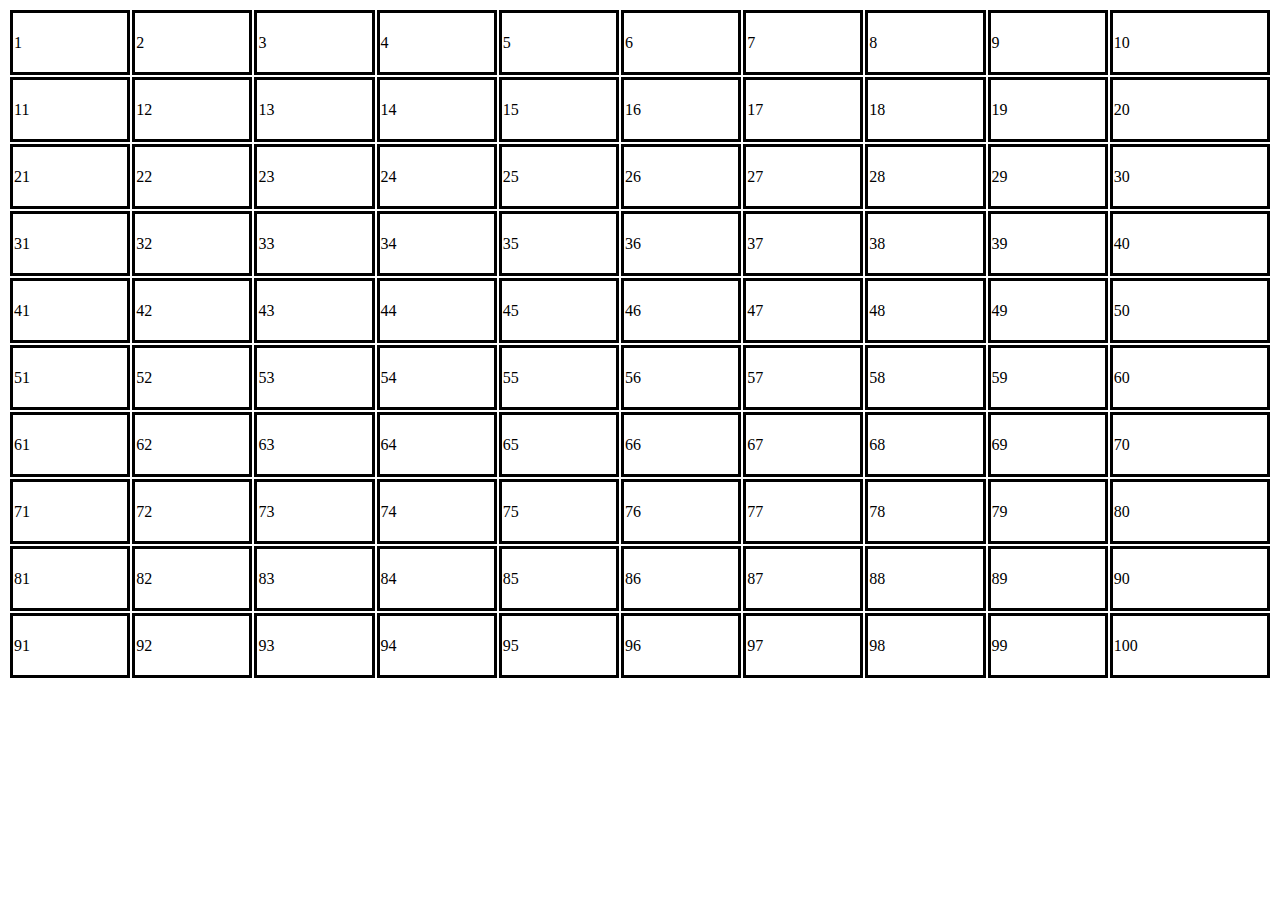
<file: index2.html>
<!DOCTYPE html>
<html>
<head>
	<link rel="stylesheet" href="main.css">
</head>
<body>
<table style="width:100%" >
  <tr>
    <td>1</td>
    <td>2</td> 
    <td>3</td>
    <td>4</td>
    <td>5</td>
    <td>6</td>
    <td>7</td>
    <td>8</td>
    <td>9</td>
    <td>10</td>
  </tr>
  <tr>
     <td>11</td>
    <td>12</td> 
    <td>13</td>
    <td>14</td>
    <td>15</td>
    <td>16</td>
    <td>17</td>
    <td>18</td>
    <td>19</td>
    <td>20</td>
  </tr>
   <tr>
    <td>21</td>
    <td>22</td> 
    <td>23</td>
    <td>24</td>
    <td>25</td>
    <td>26</td>
    <td>27</td>
    <td>28</td>
    <td>29</td>
    <td>30</td>
  </tr>
   <tr>
    <td>31</td>
    <td>32</td> 
    <td>33</td>
    <td>34</td>
    <td>35</td>
    <td>36</td>
    <td>37</td>
    <td>38</td>
    <td>39</td>
    <td>40</td>
  </tr>
   <tr>
    <td>41</td>
    <td>42</td> 
    <td>43</td>
    <td>44</td>
    <td>45</td>
    <td>46</td>
    <td>47</td>
    <td>48</td>
    <td>49</td>
    <td>50</td>
  </tr>
   <tr>
    <td>51</td>
    <td>52</td> 
    <td>53</td>
    <td>54</td>
    <td>55</td>
    <td>56</td>
    <td>57</td>
    <td>58</td>
    <td>59</td>
    <td>60</td>
  </tr>
   <tr>
    <td>61</td>
    <td>62</td> 
    <td>63</td>
    <td>64</td>
    <td>65</td>
    <td>66</td>
    <td>67</td>
    <td>68</td>
    <td>69</td>
    <td>70</td>
  </tr>
   <tr>
    <td>71</td>
    <td>72</td> 
    <td>73</td>
    <td>74</td>
    <td>75</td>
    <td>76</td>
    <td>77</td>
    <td>78</td>
    <td>79</td>
    <td>80</td>
  </tr>
   <tr>
    <td>81</td>
    <td>82</td> 
    <td>83</td>
    <td>84</td>
    <td>85</td>
    <td>86</td>
    <td>87</td>
    <td>88</td>
    <td>89</td>
    <td>90</td>
  </tr>
   <tr>
    <td>91</td>
    <td>92</td> 
    <td>93</td>
    <td>94</td>
    <td>95</td>
    <td>96</td>
    <td>97</td>
    <td>98</td>
    <td>99</td>
    <td>100</td>
  </tr>

</table>


</body>
</html>
</file>
<file: BobbieVee_Guessing_Game1_ Week one Foundations project_files/github-a374ef3210415f3524097c7ce3b5ff2d1d449c1b9fe8d551dddeda1ce6d5c80c.css>
.marketing .pagehead h1{font-size:30px}.marketing .pagehead p{margin-top:4px;margin-bottom:0;font-size:14px;color:#767676}.marketing .pagehead ul.actions{margin-top:10px}.marketing h2 .secure{float:right;padding:1px 0;font-size:11px;font-weight:bold;color:#6cc644;text-transform:uppercase}.marketing .questions p{font-size:14px}.marketing-header{margin-bottom:40px}.marketing-header h1{margin-top:0;margin-bottom:0;font-size:42px;font-weight:300}.marketing-header .lead{max-width:750px;margin:10px auto 0;color:#767676}.marketing-header .btn{padding:12px 20px;margin-top:15px;font-size:18px;font-weight:normal;border-radius:6px}.marketing-section{position:relative;padding-top:80px;padding-bottom:80px;font-size:16px;line-height:1.5;text-align:center;border-bottom:1px solid #e5e5e5}.marketing-section::before{display:table;content:""}.marketing-section::after{display:table;clear:both;content:""}.marketing-section h3{font-size:21px;font-weight:normal}.marketing-section-stripe{background-color:#f9f9f9}.marketing-hero-octicon{position:relative;width:100px;height:100px;margin:0 auto 15px;text-align:center;border:solid 1px #e5e5e5;border-radius:50px}.marketing-hero-octicon .octicon{margin-top:22px;color:#4078c0}.marketing-hero-octicon .octicon-checklist{position:relative;right:-3px}.marketing-grid{font-size:14px}.marketing-grid .column{padding:20px 25px 40px}.marketing-grid p{max-width:90%;margin:0 auto;color:#5a5a5a}.marketing-grid .octicon{color:#4078c0}.hanging-list li,.hanging-icon-list li{margin:10px 0;font-size:14px}.hanging-list li{margin-left:12px;list-style-position:inside}.hanging-icon-list li{padding-left:25px;list-style-type:none}.hanging-icon-list .octicon{float:left;margin-left:-20px;color:#767676}.hanging-icon-list .octicon-check{color:#6cc644}.hanging-icon-list .octicon-x{color:#bd2c00}.logos-page h3{font-size:18px}.logos-download{position:relative;display:block;float:left;width:32%;height:290px;padding-top:20px;margin-bottom:30px;text-align:center;border:1px solid #ddd;border-radius:6px}.logos-download+.logos-download{margin-left:2%}.logos-download .gh-logo{margin-top:70px}.logos-download .gh-octocat{margin-top:10px}.logos-download-link{position:absolute;right:0;bottom:0;left:0;display:block;padding:15px 20px;font-size:16px;font-weight:bold;background-color:#f5f5f5;border-top:1px solid #ddd;border-radius:0 0 5px 5px}.logos-download-link .octicon{vertical-align:2px}.logos-download:hover{text-decoration:none}.logos-download:hover .logos-download-link{background-color:#eee}.nonprofit-head{position:relative;padding:100px 0 120px;overflow:hidden;text-align:center;border-bottom:1px solid #eee}.nonprofit-head .title{display:inline-block;margin-bottom:20px;font-size:30px;font-weight:300;color:#767676;border-bottom:1px solid #ccc}.nonprofit-head .title .octicon{color:#333}.nonprofit-head .logo{vertical-align:middle}.nonprofit h1{position:relative;font-size:28px;font-weight:300;line-height:1.5em}.nonprofit h2{font-weight:normal}.heart{position:absolute;top:40%;left:50%;width:12px;height:12px;margin-left:400px;background:#83d6c0;box-shadow:140px 30px 0 #efa, 120px -120px 0 #aded84, 220px -60px 0 #ded, 30px 240px 0 #ada, 60px -60px 0 #d76666, 60px -30px 0 #ff846f, 60px 0 0 #f9a7a7, 60px 30px 0 #ffc8c8, 60px 60px 0 #ffd8d8, 30px 60px 0 #baf2ca, 30px 30px 0 #98eaac, 30px 0 0 #80d896, 30px -30px 0 #6dd085, 30px -60px 0 #55be6f, 0 -60px 0 #4cc2a7, 0 -30px 0 #73d3b9, 0 30px 0 #93e3cd, 0 60px 0 #adf9e4, -30px 60px 0 #ffe1b9, -30px 30px 0 #ffd194, -30px 0 0 #ffc86f, -60px 0 0 #fd9ff0, -60px 30px 0 #ffbaf7, -60px 60px 0 #fccdf7, -180px 60px 0 #9df;-webkit-transform:rotate(45deg);transform:rotate(45deg)}.heart.left{margin-left:-400px;-webkit-transform:rotate(-45deg),scaleX(-1);transform:rotate(-45deg),scaleX(-1)}.octo-earth{position:absolute;bottom:-150px;left:50%;margin-left:-120px;-webkit-animation:rotate 20s infinite linear;animation:rotate 20s infinite linear}@-webkit-keyframes rotate{0%{-webkit-transform:rotate(0);transform:rotate(0)}100%{-webkit-transform:rotate(-360deg);transform:rotate(-360deg)}}@keyframes rotate{0%{-webkit-transform:rotate(0);transform:rotate(0)}100%{-webkit-transform:rotate(-360deg);transform:rotate(-360deg)}}.nonprofit-steps{margin-left:30px;font-size:20px;font-weight:300}.nonprofit-steps li{margin-bottom:10px}.nonprofit-steps ul{margin:15px 0 0 20px;list-style:square}.nonprofit-section{padding:50px 0;background:#f5f5f5}.nonprofit-section h1{text-align:center}.nonprofit-section .dialog{width:640px;padding:30px;margin:30px auto 0;background:#fff}.nonprofit-section .dialog p:last-child{margin-bottom:0}.dialog.edu-callout{padding:25px;border:5px solid #aec}.dialog.edu-callout .octicon{float:left;padding-top:10px;padding-bottom:10px;margin-right:15px;color:#418f65}.integrations-hero-octicon.marketing-hero-octicon{width:75px;height:75px;border-width:5px}.integrations-hero-octicon.marketing-hero-octicon .octicon{margin-top:15px}.marketing-blue-octicon{color:#34acbf;border-color:#34acbf}.marketing-blue-octicon .octicon{color:#34acbf}.marketing-turquoise-octicon{color:#75bbb6;border-color:#75bbb6}.marketing-turquoise-octicon .octicon{color:#75bbb6}.marketing-purple-octicon{color:#b086b7;border-color:#b086b7}.marketing-purple-octicon .octicon{color:#b086b7}.marketing-graphic{position:relative}.marketing-graphic .in-page-link{position:absolute;top:0;bottom:0;display:block;width:20%;content:" "}.marketing-graphic .in-page-link.code,.marketing-graphic .in-page-link.build{left:20%}.marketing-graphic .in-page-link.collaborate{left:40%}.marketing-graphic .in-page-link.ship,.marketing-graphic .in-page-link.deploy{left:60%}.intgrs-page .main-content{font-family:"Helvetica Neue", Helvetica, Arial, sans-serif}.pbl-intgrs .site-footer{margin-top:-99px;border-top:1px solid #e5e5e5}.pbl-intgrs-intro{padding:60px 0;background:#ecf9f8;background-image:-webkit-linear-gradient(45deg, #ecf9f8 0%, #fbf4fc 100%);background-image:linear-gradient(45deg, #ecf9f8 0%, #fbf4fc 100%)}.pbl-intgrs-intro .marketing-header{margin-bottom:0}.pbl-intgrs-intro h1{margin-bottom:20px;font-size:48px;font-weight:200}.pbl-intgrs-intro .lead{max-width:540px;font-size:18px;font-weight:300;color:rgba(87,87,87,0.7)}.pbl-intgrs-intro .marketing-graphic{margin:52px 0 0}.pbl-intgrs-intro .integrations-hero-octicon.marketing-hero-octicon{width:75px;height:75px;margin:-30px auto 30px;border-width:5px}.pbl-intgrs-intro .integrations-hero-octicon.marketing-hero-octicon .octicon{font-size:34px;line-height:66px}.pbl-intgrs-list .lead{color:#767676}.pbl-intgrs-list .lead.narrow{max-width:520px}.pbl-intgrs-outro{padding-top:118px;padding-bottom:218px;background:#ecf9f8;background-image:-webkit-linear-gradient(45deg, #ecf9f8 0%, #fbf4fc 100%);background-image:linear-gradient(45deg, #ecf9f8 0%, #fbf4fc 100%)}.pbl-intgrs-outro .lead{width:550px;color:rgba(87,87,87,0.7)}.btn.outro-button{padding:14px 65px;font-size:20px;font-weight:200;color:#fff;text-decoration:none;text-shadow:none;background:#75bbb6;border:0;-webkit-transition:opacity ease 0.1s;transition:opacity ease 0.1s}.btn.outro-button:hover{opacity:0.8}.pbl-intgrs-logo-container{min-height:80px;margin-bottom:20px}.intgrs-dir .marketing-graphic{padding-right:0;margin:0}.intgrs-dir .site-footer{margin-top:40px}.intgrs-dir-section{padding-top:20px;padding-bottom:40px}.intgrs-dir-section h2{margin-top:0;margin-bottom:20px;font-size:26px;font-weight:300}.intgrs-dir-intro{padding:40px 0;margin:0;text-align:left;background-image:-webkit-linear-gradient(200deg, #48227d 0%, #2f569c 100%);background-image:linear-gradient(-110deg, #48227d 0%, #2f569c 100%);border-bottom:0}.pagehead+.intgrs-dir-intro{margin-top:-20px}.intgrs-dir-intro.ultra-slim{padding:20px 0}.intgrs-dir-intro .directory-header-back{margin-top:10px;font-size:18px;font-weight:bold;color:#fff}.intgrs-dir-intro .directory-header-back:hover{color:#d7def1;text-decoration:none}.intgrs-dir-intro .directory-header-back .octicon{vertical-align:middle}.intgrs-dir-intro .directory-header-back .header-link{color:#96dad9}.intgrs-dir-intro .column{padding-right:40px;padding-left:0}.intgrs-dir-intro .directory-tag-line{margin-bottom:0;font-size:28px;font-weight:400;color:#fff}.intgrs-dir-intro .lead{margin-top:10px;margin-bottom:6px;font-size:18px;font-weight:normal;color:#d7def1}.intgrs-lstng-search{display:inline-block;width:24.4%;margin-left:20px}.intgrs-lstng-search .subnav-search-input{width:100%;padding-left:30px}.intgrs-lstng-categories{display:inline-block;float:left;width:20%;height:100vh}.intgrs-lstng-categories .intgrs-categories-heading{height:34px;font-size:16px;font-weight:bold;line-height:34px}.intgrs-lstng-container{display:inline-block;width:80%;text-align:left}.intgrs-lstng-item{position:relative;display:-webkit-inline-box;display:inline-flex;width:30.4%;margin:0 0 20px 20px;font-size:14px;text-align:center;border:1px solid #ededed;border-radius:4px;-webkit-transition:border-color 0.15s ease 0s, -webkit-transform 0.15s ease 0s, box-shadow 0.15s ease 0s, color 0.15s ease 0s;transition:border-color 0.15s ease 0s, transform 0.15s ease 0s, box-shadow 0.15s ease 0s, color 0.15s ease 0s}.intgrs-lstng-item:hover{border-color:#51a7e8;box-shadow:0 0 5px rgba(81,167,232,0.5);-webkit-transform:scale(1.05);transform:scale(1.05)}.intgrs-lstng-item .intgrs-lstng-logo{display:block;margin:0 auto 10px}.intgrs-lstng-item .draft-tag{position:absolute;top:-1px;left:10px}.intgrs-lstng-item-link{display:block;width:100%;height:181px;padding-top:20px}.intgrs-lstng-item-link:hover{text-decoration:none}.intgrs-lstng-item-link:hover .intgrs-lstng-item-header{color:#4078c0}.intgrs-lstng-item-header{margin:15px 10px 0;font-size:14px;font-weight:bold;color:#333}.intgrs-lstng-item-description{position:relative;height:2.8em;padding:0 10px;margin-top:5px;overflow:hidden;font-size:13px;color:#767676}.intgrs-lstng-item-description::after{position:absolute;right:0;bottom:0;padding:0 15px 0 20px;color:transparent;content:"\00a0";background-image:-webkit-linear-gradient(left, rgba(255,255,255,0), #fff 80%);background-image:linear-gradient(to right, rgba(255,255,255,0), #fff 80%)}.intgr-header{padding-bottom:30px;margin-top:30px;margin-bottom:30px;font-size:16px;border-bottom:1px solid #eee}.intgr-header h2{font-size:30px;font-weight:400}.intgr-header p{width:530px;margin-top:5px;color:#767676}.intgr-header h2,.intgr-header p{margin-bottom:0;margin-left:120px}.intgr-install-callout{padding:20px;margin-top:-135px;margin-bottom:20px;background-color:#fff;border:1px solid #eee;border-radius:4px}.intgr-install-callout .btn{padding:12px 20px;font-size:18px}.intgr-install-callout p{margin-top:15px;margin-bottom:0;line-height:1.6}.intgr-install-callout .boxed-group-list .tooltipped{cursor:pointer}.intgr-install-callout .boxed-group-list .tooltipped.not-allowed{cursor:not-allowed}.intgr-install-callout .boxed-group-list .octicon{margin-top:3px;margin-left:4px}.intgr-install-callout .boxed-group-list.is-parent{margin-top:20px;margin-bottom:-20px}.intgr-install-callout .boxed-group-list li{padding:5px 20px;margin-right:-20px;margin-left:-20px}.intgr-install-callout .boxed-group-list li.muted{background-color:#fafafa}.intgr-install-callout .boxed-group-list li:first-child{border-top:1px solid #ddd}.intgr-install-callout .avatar-paragraph{position:relative;padding-left:50px}.intgr-install-callout .dropdown-menu{top:37px;width:313px;margin-right:-1px}.intgr-install-callout .dropdown-menu .boxed-group-list li{margin-right:0;margin-left:0}.intgr-install-callout .dropdown-menu .boxed-group-list li:only-child{border-radius:3px}.intgr-install-callout .dropdown-menu .boxed-group-list li:first-child{border-radius:3px 3px 0 0}.intgr-install-callout .dropdown-menu .boxed-group-list li:last-child{border-radius:0 0 3px 3px}.intgr-install-callout .avatar-octicon-lockup{position:absolute;top:0;left:0}.intgr-install-callout .avatar-octicon-lockup .octicon{position:absolute;right:-6px;bottom:-6px;text-shadow:-2px -2px 0 #fff}.intgr-install-callout .avatar-octicon-lockup .octicon::after{position:absolute;top:6px;left:-1px;display:block;width:7px;height:2px;content:"";background-color:#fff;-webkit-transform:rotate(-45deg);transform:rotate(-45deg)}.intgr-info-list{padding:0 20px;color:#767676}.intgr-info-list .btn-outline{margin-bottom:5px}.intgr-info-list dd{margin-bottom:30px}.intgr-info-list li{list-style-type:none}.intgr-admin-link{position:relative;display:inline-block;height:25px;padding-left:23px;font-size:13px;vertical-align:middle;border:1px solid #ededed;border-radius:3px}.intgr-admin-link.draft-tag{padding-left:25px;border:0}.intgr-admin-link.draft-tag .octicon,.intgr-admin-link.draft-tag:hover .octicon{color:#fff}.intgr-admin-link.draft-tag:hover{text-decoration:none;background-color:#000}.intgr-admin-link:hover .octicon{color:#4078c0}.intgr-admin-link .octicon{position:absolute;top:3px;left:5px;color:#767676}.intgr-feat-header{position:relative;width:85%;padding:0 65px 10px;color:#d7def1}.intgr-feat-header .intgr-admin-link{border-color:rgba(215,222,241,0.6)}.intgr-feat-header .intgr-admin-link .octicon{color:#d7def1}.intgr-feat-header .intgr-admin-link:hover .octicon{color:#fff}.intgr-feat-header .marketing-hero-octicon{position:absolute;top:0;left:5px;width:50px;height:50px;border-width:3px}.intgr-feat-header .marketing-hero-octicon .octicon{margin-top:11px}.intgr-feat-header h2{margin:0;font-size:25px;line-height:50px;color:#fff}.intgr-feat-header p{max-width:580px;margin:0;font-size:18px}.integrations-breadcrumb{display:inline-block;font-weight:normal;color:#8296cc}.integrations-breadcrumb-link{line-height:0;color:#d7def1}.integrations-breadcrumb-link:hover{color:#fff;text-decoration:none}.integration-settings-callout{padding:20px 20px 20px 80px;margin-bottom:10px;text-align:left;background-color:#fff;border-color:#d8d8d8;box-shadow:none}.integration-settings-callout h3{margin:0}.integration-settings-callout p{width:450px;margin:0;font-size:12px;color:#767676}.integration-settings-callout .marketing-hero-octicon{float:left;width:40px;height:40px;margin:5px 0 0 -60px;border-width:2px}.integration-settings-callout .marketing-hero-octicon .octicon-code{width:17px;height:20px;margin-top:7px}.integration-settings-callout .browse-directory-btn{margin-left:20px}.integrations-callout-standalone .integration-settings-callout{margin-bottom:20px;border-color:#e5e5e5;border-radius:3px}.integrations-auth-wrapper{width:511px;margin:60px auto}.integrations-auth-header{font-size:20px;text-align:center}.integrations-permissions-group dt{font-size:18px;font-weight:normal}.integrations-permissions-group .integrations-permission{margin-bottom:10px;list-style-type:none}.integrations-permissions-group .integrations-permission .octicon{margin-right:10px}.integrations-install-target{display:block;margin-bottom:10px;font-size:15px;font-weight:normal}.integrations-install-target .select-menu{vertical-align:middle}.integrations-install-target input[type=radio]{height:26px;margin-right:10px;vertical-align:middle}.integrations-install-target .octicon-lock,.integrations-install-target .octicon-repo{margin-right:3px}.integrations-install-target .octicon-lock{color:#4c4a42}.integrations-install-target .private{background-color:#fff9ea}.integrations-install-target .navigation-focus.private{background-color:#4078c0}.integrations-install-target .navigation-focus .octicon-lock{color:inherit}.integration-description p.truncated-description{display:block;margin-bottom:0}.integration-description .full-description{display:none;margin-bottom:0}.integration-description.open .truncated-description{display:none}.integration-description.open .full-description{display:block}.integration-categories{margin-top:20px}.integration-landing .markdown-body p{margin-top:16px}.integration-landing .integration-description{font-size:18px;font-weight:300;color:#555}.integration-landing .body-type-next{font-size:16px;line-height:1.6;word-wrap:break-word}.integration-landing .item-author{padding-right:20px}.integration-landing .band{padding:40px 0}.integration-landing .band p:last-child{margin-bottom:0}.integration-settings-show .octicon-header .octicon{margin-right:10px;color:#999;vertical-align:middle}.integration-settings-show .installation-info{padding-top:10px}.integration-settings-show .installation-info h2.int-show-header{position:relative;font-size:30px;font-weight:400}.integration-settings-show .installation-info h2.int-show-header .has-avatar{padding-left:60px}.integration-settings-show .installation-info h2.int-show-header .avatar{position:absolute;top:0;left:0}.integration-settings-show .installation-info .listgroup-item{line-height:inherit}.integration-settings-show .installation-info .listgroup.listgroup-padded .listgroup-item{min-height:40px;padding:15px}.integration-settings-show .installation-info .listgroup-item-title{line-height:21px;color:#333}.integration-settings-show .installation-info .subhead-danger{border-bottom:1px solid #fcdede}.integration-settings-show .installation-info .subhead-danger .subhead-heading{font-weight:bold;color:#bd2c00}.integration-settings-show .installation-info .subhead.subhead-nude{margin-bottom:4px;border-bottom-width:0 !important}.integration-settings-show .installation-info .flex-block-container{display:-webkit-box;display:flex;flex-flow:row wrap;-webkit-box-pack:start;justify-content:flex-start;-webkit-box-align:start;align-items:flex-start}.integration-settings-show .installation-info .flex-block-container .flex-block-item{width:233px;min-width:230px;min-height:89px;padding:15px;margin-bottom:15px;border:1px solid #ddd;border-radius:3px}.integration-settings-show .installation-info .flex-block-container .flex-block-item:nth-child(3n+2){margin-right:15px;margin-left:15px}.integration-settings-show .installation-info code.markdown-style{padding:0.2em;margin:0;font-family:Consolas, "Liberation Mono", Menlo, Courier, monospace;font-size:100%;background-color:rgba(0,0,0,0.04);border-radius:3px}.integration-settings-show .installation-info .fw-normal{font-weight:normal !important}.listgroup-item{line-height:inherit}.listgroup-item.disabled{background-color:#fafafa}.listgroup-item.disabled .listgroup-item-title{color:#333}.listgroup.listgroup-padded .listgroup-item{min-height:40px;padding:15px}.listgroup-danger{border-color:#fcdede}.listgroup-danger .listgroup-item{border-color:#fcdede}.integration-key-management-wrapper .integration-key-downloading{display:none}.integration-key-management-wrapper.downloading .integration-key-downloading{display:block}.integration-key-management-wrapper.downloading .integration-key-management{display:none}.integration-key-management-wrapper .blankslate{margin-bottom:30px}.integration-permissions-selector .select-menu-item-text .octicon{position:relative;top:-1px;margin-right:4px}.nice-meta-list{display:block;padding:12px 0;list-style-type:none}.nice-meta-list dt{color:#999}.nice-meta-list dd{margin-bottom:12px}.list-group-avatar{margin-top:-2px;margin-right:4px;vertical-align:middle;border-radius:3px}.d-flex{display:-webkit-box !important;display:flex !important}.flex-as-c{align-self:center !important}.flex-jc-fe{-webkit-box-pack:end !important;justify-content:flex-end !important}.link-small{color:#767676;-webkit-transition:color 500ms ease;transition:color 500ms ease}.listgroup-item:hover .link-small{color:#4078c0}.bot-identifier{padding:1px 6px;font-size:12px;font-weight:normal;color:#767676;background-color:none;border:1px solid #d8d8d8;border-radius:3px}.features-next .lead strong{color:#444}.features-next .native-mobile-screens{padding-left:0;line-height:0;list-style-type:none;border-bottom:solid 1px #d9d9d9}.features-next .native-mobile-screens li{display:inline;margin-right:5px;margin-left:5px}.team-org-chart{width:470px;margin:30px auto}.team-org-chart .octicon{vertical-align:middle}.team-org-group{padding:10px;margin-bottom:13px;font-size:16px;text-align:center;background-color:#fff;border:solid 1px #ccc;border-radius:3px}.team-org-group strong{color:#333}.team-org-team{display:inline-block;width:147px;height:120px;vertical-align:top}.team-org-team+.team-org-team{margin-left:10px}.jersey-red{color:#bd2c00}.jersey-green{color:#6cc644}.jersey-orange{color:#c9510c}.team-org-members{margin-top:15px}.team-org-members .octicon{color:#aaa}.team-org-repos .octicon{margin:0 5px;color:#bbb}.team-animation{-webkit-animation-duration:12s;animation-duration:12s;-webkit-animation-iteration-count:infinite;animation-iteration-count:infinite}.team-design{-webkit-animation-name:teamDesign;animation-name:teamDesign}.team-dev{-webkit-animation-name:teamDev;animation-name:teamDev}.team-marketing{-webkit-animation-name:teamMarketing;animation-name:teamMarketing}.team-dev-design{-webkit-animation-name:teamDevDesign;animation-name:teamDevDesign}.team-dev-design-marketing{-webkit-animation-name:teamDevDesignMarketing;animation-name:teamDevDesignMarketing}.features-section img{max-width:100%}.features-section code{padding:3px 5px;font-size:0.9em;background-color:#e7e7e7;border-radius:2px}.features-section p{max-width:750px;margin-right:auto;margin-left:auto}.features-repo-count{white-space:nowrap}.features-content-right{float:right;width:470px;text-align:left}.features-content-left{float:left;width:470px;text-align:left}.diagram-icon{position:absolute;width:53px;height:53px;line-height:55px;color:#4078c0;text-align:center;background-color:#fff;border:solid 4px #4078c0;border-radius:50px}.diagram-icon svg{margin-top:-11px}.diagram-icon-small{position:absolute;color:#4078c0}.diagram-icon-small svg{margin-top:-3px}.diagram-icon-branch{top:-13px;left:81px;-webkit-animation:bounceIn 0.6s ease-in-out 0.25s 1 normal both;animation:bounceIn 0.6s ease-in-out 0.25s 1 normal both}.diagram-icon-pr{top:89px;left:405px;-webkit-animation:bounceIn 0.6s ease-in-out 1.8s 1 normal both;animation:bounceIn 0.6s ease-in-out 1.8s 1 normal both}.diagram-icon-merge{top:-13px;left:843px;-webkit-animation:bounceIn 0.6s ease-in-out 3.7s 1 normal both;animation:bounceIn 0.6s ease-in-out 3.7s 1 normal both}.diagram-icon-commit-1{top:101px;left:240px;background-color:#fff;-webkit-animation:bounceIn 0.6s ease-in-out 1.3s 1 normal both;animation:bounceIn 0.6s ease-in-out 1.3s 1 normal both}.diagram-icon-commit-2{top:101px;left:295px;background-color:#fff;-webkit-animation:bounceIn 0.6s ease-in-out 1.4s 1 normal both;animation:bounceIn 0.6s ease-in-out 1.4s 1 normal both}.diagram-icon-commit-3{top:101px;left:350px;background-color:#fff;-webkit-animation:bounceIn 0.6s ease-in-out 1.5s 1 normal both;animation:bounceIn 0.6s ease-in-out 1.5s 1 normal both}.diagram-icon-discussion-1{top:79px;left:488px;opacity:0.3;-webkit-animation:bounceIn 0.6s ease-in-out 2s 1 normal both;animation:bounceIn 0.6s ease-in-out 2s 1 normal both}.diagram-icon-commit-4{top:101px;left:515px;background-color:#fff;-webkit-animation:bounceIn 0.6s ease-in-out 2.1s 1 normal both;animation:bounceIn 0.6s ease-in-out 2.1s 1 normal both}.diagram-icon-discussion-2{top:131px;left:542px;opacity:0.3;-webkit-animation:bounceIn 0.6s ease-in-out 2.2s 1 normal both;animation:bounceIn 0.6s ease-in-out 2.2s 1 normal both}.diagram-icon-commit-5{top:101px;left:570px;background-color:#fff;-webkit-animation:bounceIn 0.6s ease-in-out 2.3s 1 normal both;animation:bounceIn 0.6s ease-in-out 2.3s 1 normal both}.diagram-icon-discussion-3{top:79px;left:597px;opacity:0.3;-webkit-animation:bounceIn 0.6s ease-in-out 2.4s 1 normal both;animation:bounceIn 0.6s ease-in-out 2.4s 1 normal both}.diagram-icon-commit-6{top:101px;left:625px;background-color:#fff;-webkit-animation:bounceIn 0.6s ease-in-out 2.5s 1 normal both;animation:bounceIn 0.6s ease-in-out 2.5s 1 normal both}.diagram-icon-discussion-4{top:131px;left:652px;opacity:0.3;-webkit-animation:bounceIn 0.6s ease-in-out 2.6s 1 normal both;animation:bounceIn 0.6s ease-in-out 2.6s 1 normal both}.diagram-icon-commit-7{top:101px;left:680px;background-color:#fff;-webkit-animation:bounceIn 0.6s ease-in-out 2.7s 1 normal both;animation:bounceIn 0.6s ease-in-out 2.7s 1 normal both}.diagram-icon-discussion-5{top:79px;left:707px;opacity:0.3;-webkit-animation:bounceIn 0.6s ease-in-out 2.8s 1 normal both;animation:bounceIn 0.6s ease-in-out 2.8s 1 normal both}.features-branch-diagram{position:relative;margin-top:40px;margin-bottom:50px}.preload .diagram-animation{opacity:0;-webkit-animation:none !important;animation:none !important}.mobile .diagram-animation{opacity:1;-webkit-animation:none !important;animation:none !important}.features-highlight{display:inline-block;padding:10px;margin:8px 0;background-color:#e7e7e7;border-radius:3px}.features-highlight i{font-style:normal;color:#4078c0}.features-callout{display:inline-block;width:450px;padding:10px;margin-top:15px;margin-bottom:45px;font-size:14px;line-height:1.4;color:#767676;text-align:left;border:solid 1px #eee;border-radius:3px}.features-callout>p{margin-bottom:0}.features-callout .left{margin-right:10px;vertical-align:center}.features-callout .btn-fake{cursor:default}.features-callout .btn-fake:hover,.features-callout .btn-fake:active{background-color:#eee;background-image:-webkit-linear-gradient(#fcfcfc, #eee);background-image:linear-gradient(#fcfcfc, #eee);border-color:#d5d5d5;box-shadow:inherit}.features-callout .btn-fake .octicon{vertical-align:text-top}.features-copy-minor{font-size:12px;color:#555}.svn-callout{padding-top:30px;padding-left:217px;clear:both;line-height:0.8;text-align:left}.svn-callout-heading{font-size:18px;color:#444}.svn-callout-logo{float:left;margin-top:-1px;margin-left:-70px}@-webkit-keyframes teamDev{3%{color:#bd2c00;fill:#bd2c00;border-color:#bd2c00}27%{color:#bd2c00;fill:#bd2c00;border-color:#bd2c00}30%{color:#bbb;fill:#bbb;border-color:#ccc}}@keyframes teamDev{3%{color:#bd2c00;fill:#bd2c00;border-color:#bd2c00}27%{color:#bd2c00;fill:#bd2c00;border-color:#bd2c00}30%{color:#bbb;fill:#bbb;border-color:#ccc}}@-webkit-keyframes teamDesign{34%{color:#bbb;fill:#bbb;border-color:#ccc}37%{color:#6cc644;fill:#6cc644;border-color:#6cc644}60%{color:#6cc644;fill:#6cc644;border-color:#6cc644}63%{color:#bbb;fill:#bbb;border-color:#ccc}}@keyframes teamDesign{34%{color:#bbb;fill:#bbb;border-color:#ccc}37%{color:#6cc644;fill:#6cc644;border-color:#6cc644}60%{color:#6cc644;fill:#6cc644;border-color:#6cc644}63%{color:#bbb;fill:#bbb;border-color:#ccc}}@-webkit-keyframes teamMarketing{67%{color:#bbb;fill:#bbb;border-color:#ccc}70%{color:#c9510c;fill:#c9510c;border-color:#c9510c}94%{color:#c9510c;fill:#c9510c;border-color:#c9510c}}@keyframes teamMarketing{67%{color:#bbb;fill:#bbb;border-color:#ccc}70%{color:#c9510c;fill:#c9510c;border-color:#c9510c}94%{color:#c9510c;fill:#c9510c;border-color:#c9510c}}@-webkit-keyframes teamDevDesign{3%{color:#bd2c00;fill:#bd2c00;border-color:#bd2c00}27%{color:#bd2c00;fill:#bd2c00;border-color:#bd2c00}30%{color:#bbb;fill:#bbb;border-color:#ccc}34%{color:#bbb;fill:#bbb;border-color:#ccc}37%{color:#6cc644;fill:#6cc644;border-color:#6cc644}60%{color:#6cc644;fill:#6cc644;border-color:#6cc644}63%{color:#bbb;fill:#bbb;border-color:#ccc}}@keyframes teamDevDesign{3%{color:#bd2c00;fill:#bd2c00;border-color:#bd2c00}27%{color:#bd2c00;fill:#bd2c00;border-color:#bd2c00}30%{color:#bbb;fill:#bbb;border-color:#ccc}34%{color:#bbb;fill:#bbb;border-color:#ccc}37%{color:#6cc644;fill:#6cc644;border-color:#6cc644}60%{color:#6cc644;fill:#6cc644;border-color:#6cc644}63%{color:#bbb;fill:#bbb;border-color:#ccc}}@-webkit-keyframes teamDevDesignMarketing{3%{color:#bd2c00;fill:#bd2c00;border-color:#bd2c00}27%{color:#bd2c00;fill:#bd2c00;border-color:#bd2c00}30%{color:#bbb;fill:#bbb;border-color:#ccc}34%{color:#bbb;fill:#bbb;border-color:#ccc}37%{color:#6cc644;fill:#6cc644;border-color:#6cc644}60%{color:#6cc644;fill:#6cc644;border-color:#6cc644}63%{color:#bbb;fill:#bbb;border-color:#ccc}67%{color:#bbb;fill:#bbb;border-color:#ccc}70%{color:#c9510c;fill:#c9510c;border-color:#c9510c}94%{color:#c9510c;fill:#c9510c;border-color:#c9510c}}@keyframes teamDevDesignMarketing{3%{color:#bd2c00;fill:#bd2c00;border-color:#bd2c00}27%{color:#bd2c00;fill:#bd2c00;border-color:#bd2c00}30%{color:#bbb;fill:#bbb;border-color:#ccc}34%{color:#bbb;fill:#bbb;border-color:#ccc}37%{color:#6cc644;fill:#6cc644;border-color:#6cc644}60%{color:#6cc644;fill:#6cc644;border-color:#6cc644}63%{color:#bbb;fill:#bbb;border-color:#ccc}67%{color:#bbb;fill:#bbb;border-color:#ccc}70%{color:#c9510c;fill:#c9510c;border-color:#c9510c}94%{color:#c9510c;fill:#c9510c;border-color:#c9510c}}@-webkit-keyframes bounceIn{0%{opacity:0;-webkit-transform:scale(0.3);transform:scale(0.3)}50%{opacity:1;-webkit-transform:scale(1.05);transform:scale(1.05)}70%{-webkit-transform:scale(0.9);transform:scale(0.9)}100%{-webkit-transform:scale(1);transform:scale(1)}}@keyframes bounceIn{0%{opacity:0;-webkit-transform:scale(0.3);transform:scale(0.3)}50%{opacity:1;-webkit-transform:scale(1.05);transform:scale(1.05)}70%{-webkit-transform:scale(0.9);transform:scale(0.9)}100%{-webkit-transform:scale(1);transform:scale(1)}}@-webkit-keyframes fadeIn{0%{opacity:0}100%{opacity:1}}@keyframes fadeIn{0%{opacity:0}100%{opacity:1}}.segmented-nav-tab{display:none;margin-top:40px}.segmented-nav-tab::before{display:table;content:""}.segmented-nav-tab::after{display:table;clear:both;content:""}.segmented-nav-tab.active{display:block}.list-of-octicons{margin-bottom:28px;margin-left:26px;list-style:none}.list-of-octicons li{position:relative;margin-bottom:20px}.list-of-octicons .octicon{position:absolute;top:3px;margin-left:-22px;color:#4078c0}.about-header{height:300px;background-color:#111;background-image:url("/images/modules/about/about-header.jpg");background-position:50%;background-size:cover}.about-header.team{background-image:url("/images/modules/about/team-header.jpg")}.about-header.press{background-image:url("/images/modules/about/press-header.jpg")}.about-header.jobs{background-image:url("/images/modules/about/jobs-header.jpg")}.about-menu{margin-bottom:40px;border-bottom:1px solid #eee}.about-menu-link{float:left;width:25%;padding:20px 20px 17px;font-size:18px;color:#767676;text-align:center;border-bottom:3px solid #fff}.about-menu-link:hover{color:#4078c0;text-decoration:none;border-bottom-color:#f5f5f5}.about-menu-link.selected{font-weight:bold;color:#333;border-bottom-color:#d26911}.about-content{padding:0;font-size:18px;font-weight:300;line-height:1.5}.about-content hr{margin-top:30px;margin-bottom:30px;border-bottom-color:#eee}.about-lead{padding-right:8%;padding-left:8%;margin-bottom:40px;font-size:24px;text-align:center}.social-callout-twitter{padding-right:18px;margin-top:40px;margin-bottom:20px}.social-callout-twitter:hover .social-callout-twitter-logo{background-image:url("/images/icons/twitter-white.png")}.social-callout-twitter-logo{display:inline-block;width:32px;height:32px;vertical-align:middle;background:url("/images/icons/twitter.png") 0 0 no-repeat;background-size:32px auto}.press-mentions{margin-top:10px}.press-mentions li{margin-bottom:15px;list-style-type:none}.press-mentions cite{display:block;font-size:13px;font-style:normal;font-weight:normal;color:#666}.press-info{margin:20px 0 30px}.press-info::before{display:table;content:""}.press-info::after{display:table;clear:both;content:""}.press-info-link{position:relative;display:block;padding:10px 15px;font-weight:normal;line-height:2;background-color:#fafafa;border:1px solid #ddd}.press-info-link:first-child{border-top-left-radius:4px;border-top-right-radius:4px}.press-info-link:last-child{border-bottom-right-radius:4px;border-bottom-left-radius:4px}.press-info-link+.press-info-link{margin-top:-1px}.press-info-link .octicon{width:32px;margin-right:7px;color:#aec0d0;vertical-align:middle}.press-info-link:hover{z-index:2;color:#fff;text-decoration:none;background-color:#4078c0;border-color:#4078c0}.press-info-link:hover .octicon{color:inherit}.hubbers-list{margin:-6px;list-style:none}.hubbers-list::before{display:table;content:""}.hubbers-list::after{display:table;clear:both;content:""}.hubbers-list-item{display:block;float:left;width:128px;height:128px;margin:6px;text-align:center}.hubbers-list-item img{display:block;width:100%;height:100%;background-color:#fff}.hubbers-list-item .hubber-name{position:absolute;top:0;right:0;bottom:0;left:0;display:block;padding-top:100px;font-size:12px;font-weight:bold;color:#fff;text-align:center;text-shadow:0 0 4px #000;background-color:rgba(0,0,0,0.25);background-image:-webkit-linear-gradient(rgba(0,0,0,0.01) 50%, rgba(0,0,0,0.25));background-image:linear-gradient(rgba(0,0,0,0.01) 50%, rgba(0,0,0,0.25));opacity:0;-webkit-transition:opacity 0.25s ease-in-out;transition:opacity 0.25s ease-in-out}.hubbers-list-item a{position:absolute;display:block;width:128px;height:128px}.hubbers-list-item a:hover .hubber-name{opacity:1}.jobs-open-positions{padding:20px;margin-top:10px;background-color:#f1f6fb;border:solid 1px #d0e5f8;border-radius:3px}.jobs-open-positions ul{margin-top:24px;list-style:none}.jobs-open-positions h2{margin-top:0}.jobs-open-positions h3{margin-top:30px;margin-bottom:10px;font-size:15px}.jobs-open-positions .positions{margin:0;font-size:16px}.jobs-open-positions .positions li{margin-bottom:5px}.jobs-open-positions .submit-anyway{margin-top:30px;margin-bottom:0;font-size:16px;line-height:1.4em}.internship-section{margin-top:80px}.account-membership-form .become-a-member,.account-membership-form .already-a-member{display:none}.account-membership-form.is-member .already-a-member{display:block}.account-membership-form.is-not-member .become-a-member{display:block}.billing-plans tbody td{width:25%;vertical-align:middle}.billing-plans .current{background-color:#f2ffed}.billing-plans .name{font-size:14px;font-weight:bold;color:#333}.billing-plans .coupon{font-size:12px}.billing-plans .coupon td{color:#fff;background-color:#6cc644}.billing-plans .coupon .text-right{white-space:nowrap}.billing-plans .coupon.expiring td{background-color:#df6e00}.billing-plans .coupon.expiring .coupon-label::after{border-bottom-color:#df6e00}.billing-plans tbody>.selected{background-color:#fdffce}.coupon-label{position:relative;padding:9px;margin:-9px}.coupon-label::after{position:absolute;bottom:100%;left:15px;width:0;height:0;pointer-events:none;content:" ";border:solid transparent;border-width:5px;border-bottom-color:#6cc644}.boxed-group-table .toggle-currency{font-size:11px;font-weight:normal}.is-hidden,.has-removed-contents{display:none}.currency-notice{margin-bottom:10px}.org-login{margin-top:-30px;margin-bottom:30px}.org-login img{width:450px;padding:1px;margin:10px -25px;border:1px solid #ccc}.plan-notice{padding:10px;margin-bottom:0;border-top:1px solid #eee}.avatar-cell{width:40px}.member-list-item .member-username{display:inline}.member-list-item .member-link{display:inline}.audit-log-heading{display:inline-block}.actor-and-action{font-weight:bold}.vertical-separator{margin-right:8px;margin-left:5px;border-left:1px solid #808080}.auth-form{width:340px;margin:0 auto}.auth-form .password-note{margin:15px 0;text-align:center}.auth-form-header{position:relative;padding:10px 20px;margin:0;color:#fff;text-shadow:0 -1px 0 rgba(0,0,0,0.3);background-color:#829aa8;border:1px solid #768995;border-radius:3px 3px 0 0}.auth-form-header h1{font-size:16px}.auth-form-header h1 a{color:#fff}.auth-form-header .octicon{position:absolute;top:10px;right:20px;color:rgba(0,0,0,0.4);text-shadow:0 1px 0 rgba(255,255,255,0.1)}.auth-form-message{max-height:140px;padding:20px 20px 10px;margin-bottom:20px;overflow-y:scroll;border:1px solid #d8dee2;border-radius:3px}.auth-form-message ul{padding-left:inherit;margin-bottom:inherit}.auth-form-body{padding:20px;font-size:14px;background-color:#fff;border:1px solid #d8dee2;border-top:0;border-radius:0 0 3px 3px}.auth-form-body .input-block{margin-top:5px;margin-bottom:15px}.auth-form-body p{margin:10px 0}.auth-form-body ul{padding-left:inherit;margin-bottom:inherit}.two-factor-help{position:relative;padding:10px 10px 10px 36px;margin:60px 0 auto auto;border:1px solid #eaeaea;border-radius:3px}.two-factor-help h4{margin-top:0;margin-bottom:5px}.two-factor-help .octicon-device-mobile{position:absolute;top:10px;left:10px}.two-factor-help .octicon-key{position:absolute;left:10px}.two-factor-help .btn-sm{float:right}.two-factor-help ul{list-style-type:none}.u2f-send-code-spinner{position:relative;bottom:2px;display:none;vertical-align:bottom}.loading .u2f-send-code-spinner{display:inline}.u2f-login-spinner{position:relative;top:2px}.u2f-auth-header{padding-bottom:10px;margin-bottom:20px;border-bottom:1px solid #eaeaea}.u2f-auth-form-body{padding:30px 30px 20px;text-align:center}.u2f-auth-form-body button{margin-top:20px}.u2f-auth-form-body .u2f-enabled{display:block}.u2f-auth-form-body .u2f-disabled{display:none}.u2f-auth-form-body.unavailable .u2f-enabled{display:none}.u2f-auth-form-body.unavailable .u2f-disabled{display:block}.u2f-auth-icon{color:#aaa}.flash.sms-error,.flash.sms-success{display:none;margin:0 0 10px}.is-sent .sms-success{display:block}.is-sent .sms-error{display:none}.is-not-sent .sms-success{display:none}.is-not-sent .sms-error{display:block}.session-authentication{background-color:#f9f9f9}.session-authentication .header-logged-out{padding:40px 0 20px;background-color:transparent;border-bottom:0}.session-authentication .header-logo{display:block;width:48px;height:48px;margin:0 auto;color:#333}.session-authentication .flash{width:340px;padding:15px 20px;margin:0 auto;margin-bottom:10px;font-size:13px;border-style:solid;border-width:1px;border-radius:5px}.session-authentication .flash .container{width:auto}.session-authentication .flash .flash-close{height:40px}.session-authentication .flash.is-signed-in,.session-authentication .flash.is-signed-out{width:100%;border-top:0;border-right:0;border-left:0;border-radius:0}.session-authentication .auth-form .password-note{padding:0 20px}.session-authentication .auth-form label{display:block;margin-bottom:7px;font-weight:normal}.session-authentication .auth-form .btn{margin-top:20px}.session-authentication .auth-form .u2f-error{margin-bottom:0}.session-authentication .label-link{float:right;font-size:12px}.session-authentication .auth-form-header{padding:10px 0;margin-bottom:15px;color:#333;text-align:center;text-shadow:none;background-color:transparent;border:0}.session-authentication .auth-form-header h1{font-size:24px;font-weight:300;letter-spacing:-0.5px}.session-authentication .auth-form-body{border-top:1px solid #d8dee2;border-radius:5px}.session-authentication .auth-form-body.u2f-auth-form-body{padding:20px}.session-authentication .create-account-callout{padding:15px 20px;text-align:center;border:1px solid #d8dee2;border-radius:5px}.session-authentication .two-factor-help{padding:0 0 0 20px;margin-top:20px;border:0}.session-authentication .two-factor-help .octicon-device-mobile{top:3px;left:0}.session-authentication .two-factor-help .octicon-key{top:0;left:0}.session-authentication .site-footer{border-top:0}.session-authentication .site-footer-links{text-align:center}.session-authentication .site-footer-links a{color:#9b9b9b}.session-authentication.enterprise .header-logo{width:204px;height:29px}.session-authentication.enterprise .header-logged-out{padding:48px 0 28px;background-color:transparent}.session-authentication.hosted .header-logo{width:48px;height:48px}.session-authentication.hosted .header-logged-out{padding:40px 0 20px;background-color:transparent}.cvv-hint{position:relative;padding-right:15px}.cvv-hint:hover .cvv-hint-tooltip{display:block}.cvv-hint-tooltip{position:absolute;left:-5px;z-index:1000;display:none;padding:15px;background-color:#fff;border:1px solid #d0d0d0;border-radius:3px;-webkit-transform:translateX(-100%) translateY(-50%);transform:translateX(-100%) translateY(-50%)}.credit-card{position:relative;width:250px;height:150px;padding:20px;margin-top:5px;background-color:#f5f5f5;border-radius:10px}.credit-card.amex{margin-top:15px}.credit-card.amex .title{position:relative;top:-5px;z-index:1;font-family:"Arial Black", "Arial Bold", Gadget, sans-serif;color:#999;text-align:center;letter-spacing:1px;-webkit-transform:scale(1.3, 1);transform:scale(1.3, 1)}.credit-card.amex .card-number{position:relative;display:inline-block;margin-top:40px;font-size:15px;white-space:nowrap}.credit-card.amex .gladiator{position:absolute;top:50px;left:50%;width:70px;height:80px;margin-left:-35px;background-color:#f5f5f5;border:3px solid #fff;border-radius:50%;box-shadow:0 0 1px #aaa}.credit-card.normal .strap{height:20px;margin:-5px -20px 15px;background-color:#555}.credit-card.normal .signature{display:inline-block;width:150px;height:30px;font-family:"Brush Script MT", cursive;font-size:17px;line-height:33px;color:#767676;text-indent:10px;letter-spacing:-1px;white-space:nowrap;background-color:#fff}.credit-card .cvv{position:relative;top:-10px;left:-7px;display:inline-block;padding:2px 5px;font-family:monospace;font-size:10px;line-height:1;text-align:center;border:2px solid #f00;border-top-left-radius:20px 10px;border-top-right-radius:20px 10px;border-bottom-right-radius:20px 10px;border-bottom-left-radius:20px 10px}.credit-card .cvv span{position:absolute;right:100%;margin-right:5px;color:#767676}.credit-card .text{display:block;font-family:monospace;font-size:7px;font-weight:bold;line-height:1.1;text-transform:uppercase}.billing-addon-items table input{width:5em}.billing-addon-items td{vertical-align:middle;border-bottom:0}.billing-addon-items td.fixed{width:150px}.billing-addon-items td.black{color:#000}.billing-addon-items tr{border-bottom:1px solid #eee}.billing-addon-items tr:last-child{border-bottom-width:0}.billing-addon-items tr:nth-child(even){background-color:#fafafa}.billing-addon-items tr.total-row{color:#bd2c00;background-color:#fff}.billing-addon-items tr.dark-row{background-color:#fafafa;border-bottom-width:1px}.billing-addon-items .new-addon-items{margin-left:5px}.billing-addon-items .addon-cost{color:#999}.billing-addon-items .discounted-original-price{color:#666}.billing-addon-items .form-submit,.billing-addon-items .payment-method{margin-left:10px}.billing-addon-items .payment-summary{margin-right:10px;margin-left:10px}.billing-credit-card .javascript-disabled-overlay{position:absolute;top:0;left:0;z-index:1;display:none;width:100%;height:100%;background-color:#fff;opacity:0.5}.billing-credit-card.disabled .javascript-disabled-overlay,.billing-credit-card.unsupported .javascript-disabled-overlay{display:block}.billing-actions{padding-bottom:10px}.help.billing-next-payment-help{margin-top:0}.billing-extra-box{padding-left:10px;margin:10px 0 0;border-left:3px solid #eee}.billing-section{padding:15px 10px;line-height:1.5em;border-bottom:1px solid #eee}.billing-section.oneliner{padding-bottom:14px}.billing-section.oneliner .action-button{margin-top:-4px;margin-bottom:-4px}.billing-section p{margin:10px 0 0}.billing-section .disabled-message{color:#bd2c00}.billing-section .action-button{float:right;margin-bottom:5px;margin-left:10px}.billing-section .btn-octicon{float:right;padding:4px;margin-left:5px}.billing-section .section-label{position:absolute;width:85px;font-weight:normal;color:#767676;text-align:right}.billing-section .section-content{margin-left:100px;color:#333}.billing-section .pending-invitations-link,.billing-section .subtle-link{color:#767676}.billing-section:last-child{border-bottom:0}.billing-section.info-section{overflow:hidden;color:#767676;background:#f9f9f9;border-bottom:0}.billing-section.info-section .octicon-info{font-size:30px;color:#ddd}.billing-section .usage-bar{max-width:304px}.usage-bar{width:100%;margin:5px 0 0;background:#eee;border-radius:20px}.usage-bar.exceeded .progress{background:#bd2c00}.usage-bar .progress{position:relative;max-width:100%;height:5px;background:#67d07c;border-radius:20px;-webkit-transition:width 0.3s;transition:width 0.3s}.usage-bar .progress.no-highlight{background:#999}.live-update-seats-usage{margin:10px 0 5px}.billing-per-seat-callout{position:relative}.billing-per-seat-callout::after{position:absolute;top:1px;left:25px;display:block;width:12px;height:12px;content:"";background-color:#fafafa;box-shadow:1px -1px 0 0 #eee;-webkit-transform:translate(-50%, -50%) rotate(-45deg);transform:translate(-50%, -50%) rotate(-45deg)}.per-seat-help{padding:10px;border-bottom:1px solid #eee}.per-seat-help .per-seat-help-heading{margin:5px 0 10px;color:#bd2c00}.per-seat-help .per-seat-help-heading .octicon-alert{margin-right:3px;font-size:14px}.per-seat-help-list{list-style:none}.per-seat-help-list li{margin:5px 0}.per-seat-help-list .octicon-chevron-right{float:left;margin:0 6px 7px 7px;color:#999}.billing-data-usage-meter{margin-bottom:15px}.billing-data-usage-meter:last-child{margin-bottom:5px}.packs-table .desc{width:1%;white-space:nowrap}.pack-upgrade-plus{font-size:16px;font-weight:bold;color:#6cc644;text-align:center}.lfs-data-icon{color:#767676;text-align:center}.lfs-data-icon.dark{color:#333}.lfs-data-icon.octicon-database{margin-right:3px;margin-left:2px}.setup-wrapper .paypal-container{margin-bottom:30px}.setup-wrapper .paypal-logged-in .paypal-container{margin-bottom:10px}.payment-methods{position:relative}.payment-methods .selected-payment-method{display:none}.payment-methods .selected-payment-method::before{display:table;content:""}.payment-methods .selected-payment-method::after{display:table;clear:both;content:""}.payment-methods .selected-payment-method.active{display:block}.payment-methods .pay-with-header{margin:5px 0}.payment-methods .pay-with-paypal .setup-creditcard-form,.payment-methods .pay-with-paypal .paypal-form-actions,.payment-methods .pay-with-paypal .terms,.payment-methods .pay-with-paypal .paypal-signed-in,.payment-methods .pay-with-paypal .paypal-down-flash,.payment-methods .pay-with-paypal .loading-paypal-spinner{display:none}.payment-methods.paypal-loading .loading-paypal-spinner{display:block}.payment-methods.paypal-down .paypal-down-flash{display:block}.payment-methods.paypal-logged-in .paypal-sign-in{display:none}.payment-methods.paypal-logged-in .setup-creditcard-form,.payment-methods.paypal-logged-in .paypal-form-actions,.payment-methods.paypal-logged-in .terms,.payment-methods.paypal-logged-in .paypal-signed-in{display:block}.payment-methods.has-paypal-account .paypal-sign-in{display:none}.payment-methods.has-paypal-account .paypal-signed-in{display:block}.contact-us-alert{padding:10px;padding-left:30px;font-size:12px;background-color:#fff9ea;border-bottom:1px solid #eee}.contact-us-alert .octicon{position:absolute;margin-left:-20px;color:#767676}.setup-main .contact-us-alert{margin:0 0 20px;border:1px solid #ddd;border-radius:3px}.paypal-label{margin:15px 0 10px;font-weight:bold}.paypal-container{display:inline-block;margin-bottom:15px;vertical-align:top;background-color:#f9f9f9;border-radius:4px}.braintree-paypal-loggedin{padding:11px 16px !important;background-position:12px 50% !important;border:1px solid #ddd !important;border-radius:4px}.bt-pp-name{margin-left:20px !important}.bt-pp-email{margin-left:15px !important}.bt-pp-cancel{font-size:0 !important;line-height:1 !important;color:#a00 !important;text-decoration:none !important}.payment-history .no-payments{margin:0;border-top:0}.payment-history .id,.payment-history .date,.payment-history .method,.payment-history .receipt,.payment-history .status,.payment-history .description,.payment-history .amount{width:1%;white-space:nowrap}.payment-history .receipt{text-align:center}.payment-history .currency,.payment-history .status{color:#767676}.payment-history .status-icon{width:14px;text-align:center}.payment-history .succeeded .status{color:#6cc644}.payment-history .refunded,.payment-history .failed{background:#f9f9f9}.payment-history .refunded td,.payment-history .failed td{opacity:0.5}.payment-history .refunded .receipt,.payment-history .refunded .status,.payment-history .failed .receipt,.payment-history .failed .status{opacity:1}.payment-history .refunded .status{color:#999}.payment-history .failed .status{color:#bd2c00}.paypal-icon{margin:0 2px 0 1px;vertical-align:middle}.inline-form-action{display:inline}.boxed-group .boxed-group-content{margin:10px}.currency-container .local-currency,.currency-container .local-currency-block{display:none}.currency-container.open .local-currency{display:inline}.currency-container.open .local-currency-block{display:block}.currency-container.open .default-currency{display:none}.strong-label{display:inline-block;margin-bottom:5px;font-weight:bold}.discounted-original-price{font-weight:normal;color:#767676;text-decoration:line-through}.billing-managers-abilities-list{list-style:none}.billing-managers-abilities-list li{margin-bottom:6px}.billing-managers-abilities-list .octicon{width:24px;text-align:center}.billing-managers-abilities-list .octicon-check{color:#6cc644}.billing-managers-abilities-list .octicon-x{color:#bd2c00}.billing-manager-input{width:500px}.billing-manager-banner{padding:30px 20px;margin-bottom:30px;overflow:hidden;background:#f9f9f9;border-bottom:1px solid #eee}.billing-manager-banner .container{position:relative}.billing-manager-banner-text{margin-left:210px;font-size:14px;color:#555}.billing-manager-banner-text .btn{margin-top:8px;margin-right:8px}.billing-manager-banner-title{font-size:12px;font-weight:bold;color:#767676}.billing-manager-icon{position:absolute;top:-35px;left:0;width:180px;height:180px;font-size:180px;color:#e0e0e0}.golden-ticket-banner{margin-top:30px;margin-bottom:15px;text-align:center;border-top:1px solid #e6d445}.golden-ticket{height:60px;margin-top:-30px}.golden-ticket-button{float:left;width:50%;padding:30px 20px;font-size:18px;font-weight:normal}.golden-ticket-button .octicon{margin-right:10px;vertical-align:middle}.golden-ticket-button:first-child{border-radius:3px 0 0 3px}.golden-ticket-button:last-child{border-left:0;border-radius:0 3px 3px 0}.golden-ticket-confirm .setup-header{text-align:center;border:0}.seats-change-arrow{margin:0 10px}.billing-note-block{margin:15px 0}.plan-choice{position:relative;display:block;padding:15px;padding-left:40px;font-weight:normal;background-color:#fafafa;border:1px solid #e0e0e0}.plan-choice.open{background-color:#fff}.plan-choice-free{border-radius:3px 3px 0 0}.plan-choice-paid{margin-bottom:20px;border-top:0;border-radius:0 0 3px 3px}.plan-choice-radio{position:absolute;top:18px;left:15px}.plan-choice-exp{margin-top:5px;font-size:12px;color:#767676}.plan-choice-price{margin-top:5px;font-size:12px}.seat-field{width:50px;margin-right:5px}.billing-form-title{font-size:16px}.billing-line-items{margin-top:10px}.billing-line-item{padding:10px 0;font-size:12px;list-style:none;border-top:1px solid #e0e0e0}.billing-line-item::before{display:table;content:""}.billing-line-item::after{display:table;clear:both;content:""}.billing-line-item-last{font-weight:bold;border-top-width:3px}.line-item-value{float:right}.billing-confirmation{width:750px;margin-top:50px}.billing-confirmation .light-label{margin:5px 0;font-weight:normal;color:#999}.billing-confirmation .pending-invitations{font-weight:normal}.billing-confirmation .form-value{margin:3px 0 15px;font-weight:bold}.billing-confirmation .paypal-container{margin-bottom:0}.billing-confirmation-header{padding:5px 0;margin:20px 0;border-bottom:1px solid #e0e0e0}.price-side-note{color:#767676}.price-box{padding:15px}.price-box h2{margin:5px 0}.billing-confirmation-box{margin:20px 0;border:2px solid #6cc644;border-radius:3px}.billing-confirmation-box .boxes::before{display:table;content:""}.billing-confirmation-box .boxes::after{display:table;clear:both;content:""}.billing-confirmation-box.twoup .price-box{float:left;width:50%}.billing-confirmation-box.twoup .price-box:first-child{border-right:1px solid #e0e0e0}.billing-confirmation-box.twoup .price-box:last-child{margin-left:-1px;border-left:1px solid #e0e0e0}.next-charge-box{padding:10px 15px;background:#f9f9f9;border-top:1px solid #e0e0e0}.inline-payment-box{margin:20px 0}.condensed-payment-methods .radio-input:checked+.radio-label .cancel-changing-payment{display:inline}.condensed-payment-methods .cancel-changing-payment{display:none}.condensed-payment-methods .vat-field,.condensed-payment-methods .cc-field,.condensed-payment-methods .expiration-field,.condensed-payment-methods .country-field,.condensed-payment-methods .vat-field{margin-top:15px}.condensed-payment-methods .vat-field{width:100%;margin-bottom:0}.condensed-payment-methods .cc-field{width:42%}.condensed-payment-methods .expiration-field,.condensed-payment-methods .state-field{width:30%}.condensed-payment-methods .expiration-field{white-space:nowrap}.condensed-payment-methods .expiration-field .select{width:40%}.condensed-payment-methods .expiration-divider{width:20%;line-height:30px;text-align:center}.condensed-payment-methods .cvv-field,.condensed-payment-methods .postcode-field{width:28%;margin-top:15px;margin-bottom:0}.condensed-payment-methods .state-field.column,.condensed-payment-methods .postcode-field.column{margin-top:15px;margin-bottom:0}.condensed-payment-methods .country-field{width:42%}.condensed-payment-methods .state-field{width:30%}.condensed-payment-methods .is-international .country-field{width:72%}.condensed-payment-methods .is-international.no-postcodes .country-field{width:100%}.heat[data-heat="1"]{background-color:#ffeca7}.heat[data-heat="2"]{background-color:#ffdd8c}.heat[data-heat="3"]{background-color:#ffdd7c}.heat[data-heat="4"]{background-color:#fba447}.heat[data-heat="5"]{background-color:#f68736}.heat[data-heat="6"]{background-color:#f37636}.heat[data-heat="7"]{background-color:#ca6632}.heat[data-heat="8"]{background-color:#c0513f}.heat[data-heat="9"]{background-color:#a2503a}.heat[data-heat="10"]{background-color:#793738}.blame-breadcrumb .css-truncate-target{max-width:680px}.blame-commit,.blame-commit+.blame-line{border-top:1px solid #e9e9e9}.blame-container{margin-top:-1px}.blame-blob-num{background-color:#fdfdfd}.blame-commit-info{position:relative;width:350px;min-width:350px;max-width:350px;padding:8px 10px;vertical-align:top}.blame-commit-avatar{float:left;margin-right:5px}.blame-commit-title{display:inline-block;max-width:230px;overflow:hidden;line-height:1.1;text-overflow:ellipsis;white-space:nowrap;vertical-align:top}.blame-commit-title,.blame-commit-title .message{font-weight:bold;color:#333}.blame-sha{float:right;font:11px Consolas, "Liberation Mono", Menlo, Courier, monospace}.blame-commit-meta{overflow:hidden;font-size:12px;line-height:1.1;color:#767676;text-overflow:ellipsis;white-space:nowrap}.line-age{width:2px;padding:0 1px}.line-age-legend{float:right;margin-top:-25px;font-size:12px;color:#767676}.line-age-legend ol{display:inline-block;margin:0 5px;list-style:none}.line-age-legend ol li{display:inline-block;width:8px;height:10px}.editor-abort{display:inline;font-size:14px}.blob-interaction-bar{position:relative;background-color:#f2f2f2;border-bottom:1px solid #e5e5e5}.blob-interaction-bar::before{display:table;content:""}.blob-interaction-bar::after{display:table;clear:both;content:""}.blob-interaction-bar .octicon-search{position:absolute;top:10px;left:10px;font-size:12px;color:#767676}.blob-filter{width:100%;padding:4px 20px 5px 30px;font-size:12px;border:0;border-radius:0;outline:none}.blob-filter:focus{outline:none}.html-blob{margin-bottom:15px}.blog-main .pagehead h1{margin-top:3px;font-size:24px}.blog-title{color:#333}.blog-search{position:relative;float:right}.blog-search .blog-search-input{width:200px;padding-left:28px}.blog-search .octicon-search{position:absolute;top:9px;left:7px;z-index:5;color:#767676}.blog-search-results em{padding:0.1em;background-color:#faffa6}.blog-aside{float:right;width:200px}.blog-aside .btn{margin-bottom:20px;text-align:center}.blog-aside .rss{display:inline-block;margin-left:5px;color:#999}.blog-aside .rss .octicon{float:left;margin-right:5px;color:#c9510c}.blog-content{width:685px;font-family:"Helvetica Neue", Helvetica, Arial, freesans, sans-serif}.blog-content h1,.blog-content h2,.blog-content h3{font-weight:500}.blog-content .markdown-body h2{font-size:20px}.blog-content .markdown-body h3{font-size:18px}.blog-draft-indicator{color:#bd2c00}.blog-post{margin-bottom:60px}.blog-post-meta{margin-bottom:20px;color:#999;list-style:none}.blog-post-meta .meta-item{display:inline;padding-right:20px}.blog-post-meta a{color:#999}.blog-post-meta .author-avatar{vertical-align:top;border-radius:3px}.blog-post-title{margin-top:0;margin-bottom:10px;font-size:32px}.blog-home{display:block;float:left;width:16px;margin-top:-2px;margin-left:-25px;color:#ccc}.blog-home:hover{color:#767676}.blog-home .octicon{vertical-align:middle}.blog-post-body{font-size:16px;line-height:1.6;color:#444}.blog-post-body .anchor{display:none}.blog-post-body img{padding:3px;border:1px solid #d8d8d8}.blog-post-body img.emoji{padding:0;border:0}.blog-post-body iframe{width:100%;border:0}.blog-feedback{margin:50px 0;background-color:#fafafa;border:1px solid #ddd;border-bottom-color:#ccc;border-radius:3px;box-shadow:inset 0 1px 0 #fff, 0 1px 5px #f1f1f1}.blog-feedback-header{padding:10px;margin:0;font-size:14px;font-weight:bold;border-bottom:1px solid #ddd;box-shadow:0 1px 0 #fff}.blog-feedback-header.with-twitter{background:url("/images/icons/twitter.png") 648px 1px no-repeat;background-size:32px auto}.blog-feedback-description{padding:10px;margin:0;color:#767676}.Box{background-color:#fff;border:1px solid #ddd;border-radius:3px}.Box--medium{width:680px}.Box--large{width:800px}.Box--popover{box-shadow:0 3px 12px rgba(0,0,0,0.15)}.Box-header{padding:12px 18px;overflow:hidden;background-color:#f5f5f5;border-bottom:1px solid #ddd;border-top-left-radius:2px;border-top-right-radius:2px}.Box-title{overflow:hidden;font-weight:bold}.Box-close{padding:12px 18px;margin:-12px -18px;color:#888}.Box-close:hover{color:#4078c0}.Box-body{padding:12px 18px}.Box-body-row{padding:12px 18px;margin:12px -18px -12px;border-top:1px solid #eee}.Box-body-row:first-of-type{margin-top:-12px;border-top:0}.Box-body-row--highlight{color:#333}.Box-body-row--highlight:hover{color:#4078c0;background-color:#f5f5f5}.Box-body-row--highlight .Box-row-link{text-decoration:none}.Box-body-row--highlight .Box-row-link:hover{text-decoration:none}.Box-row--drag-button{opacity:0}.Box-body-row:hover .Box-row--drag-button{color:#4078c0;opacity:100}.Box-footer{padding:18px;border-top:1px solid #eee}.merge-pr{padding-top:10px;margin:20px 0 0;border-top:1px solid #ddd}.merge-pr.open .merge-branch-form{display:block}.merge-pr.open .branch-action{display:none}.status-heading{margin-bottom:1px}.build-statuses-list{max-height:0;padding:0;margin:15px -15px -16px -55px;overflow-y:auto;border:solid #eee;border-width:1px 0 0;-webkit-transition:max-height 0.25s ease-in-out;transition:max-height 0.25s ease-in-out}.statuses-toggle-opened{display:none}.build-status-item{position:relative;padding:10px 15px 10px 53px;background-color:#fafafa;border-bottom:1px solid #eee}.build-status-item:last-child{border-bottom:0}.build-status-item .css-truncate-target{width:74%;max-width:74%}.build-status-item .creator{position:absolute;top:9px;left:20px}.dropdown-menu .build-status-item .creator{position:relative;top:-2px;left:auto;float:left;margin-right:4px;vertical-align:middle}.status-meta{color:#767676}.branch-action-item-icon{float:left;margin-left:-40px}.build-status-icon{width:16px;text-align:center}.build-status-details{margin-left:10px}.merge-pr-more-commits{margin-top:10px;margin-bottom:10px;margin-left:64px;font-size:12px;color:#767676}.branch-action{padding-left:64px;margin-top:15px;margin-bottom:15px}.branch-action .merge-branch-heading{margin-bottom:4px}.branch-action-icon{float:left;width:48px;height:48px;padding:8px;margin-left:-64px;color:#fff;text-align:center;border-radius:3px}.branch-action-body{position:relative;background-color:#fff;border:1px solid #ddd;border-radius:3px}.branch-action-body::after,.branch-action-body::before{position:absolute;top:11px;right:100%;left:-16px;display:block;width:0;height:0;pointer-events:none;content:" ";border-color:transparent;border-style:solid solid outset}.branch-action-body::after{margin-top:1px;margin-left:2px;border-width:7px;border-right-color:#fff}.branch-action-body::before{border-width:8px;border-right-color:#ddd}.branch-action-body .spinner{display:block;float:left;width:32px;height:32px;margin-right:15px;background:url("/images/spinners/octocat-spinner-32.gif") no-repeat}.branch-action-body .merge-message,.branch-action-body .merge-branch-form{padding:15px;background-color:#fafafa;border-top:solid 1px #e5e5e5;border-bottom-right-radius:2px;border-bottom-left-radius:2px}.post-merge-message{padding:15px}.branch-action-item{padding:15px 15px 15px 55px;line-height:1.4}.branch-action-item+.branch-action-item,.branch-action-item+.mergeability-details{border-top:1px solid #e5e5e5}.branch-action-item.open>.build-statuses-list{max-height:215px;margin-bottom:-15px}.branch-action-item.open .statuses-toggle-opened{display:inline}.branch-action-item.open .statuses-toggle-closed{display:none}.branch-action-btn{margin-left:15px}.branch-action-item-simple{padding-left:15px}.branch-action-item-simple .build-statuses-list{margin-left:-15px}.branch-action-item-simple .build-status-item{padding-left:12px}.branch-action-state-clean .branch-action-icon{background-color:#6cc644}.branch-action-state-clean .branch-action-body{border-color:#95c97e}.branch-action-state-clean .branch-action-body::before{border-right-color:#95c97e}.branch-action-state-unknown .branch-action-icon,.branch-action-state-unstable .branch-action-icon{background-color:#cea61b}.branch-action-state-unknown .branch-action-body,.branch-action-state-unstable .branch-action-body{border-color:#e2cc7a}.branch-action-state-unknown .branch-action-body::before,.branch-action-state-unstable .branch-action-body::before{border-right-color:#e2cc7a}.branch-action-state-merged .branch-action-icon{background-color:#6e5494}.branch-action-state-merged .branch-action-body{border-color:#cbc0db}.branch-action-state-merged .branch-action-body::before{border-right-color:#cbc0db}.branch-action-state-dirty .branch-action-icon,.branch-action-state-closed-dirty .branch-action-icon{background-color:#888}.branch-action-state-error .branch-action-icon{background-color:#d84837}.branch-action-state-error .branch-action-body{border-color:#e97a74}.branch-action-state-error .branch-action-body::before{border-right-color:#e97a74}@media only screen and (-webkit-min-device-pixel-ratio: 2), only screen and (min--moz-device-pixel-ratio: 2), only screen and (-moz-min-device-pixel-ratio: 2), only screen and (min-device-pixel-ratio: 2), only screen and (min-resolution: 192dpi), only screen and (min-resolution: 2dppx){.branch-action-body .spinner{background-image:url("/images/spinners/octocat-spinner-64.gif");background-size:32px 32px}}.merge-branch-form{display:none;margin:15px 0}.merge-branch-form .commit-form{border-color:#95c97e}.merge-branch-form .commit-form::before{border-right-color:#95c97e}.merge-branch-form.error .commit-form,.merge-branch-form.danger .commit-form{border-color:#e97a74}.merge-branch-form.error .commit-form::before,.merge-branch-form.danger .commit-form::before{border-right-color:#e97a74}.merge-button-matrix-merge-form .merge-branch-form{display:block}.completeness-indicator{width:30px;height:30px;text-align:center}.completeness-indicator .octicon{display:block;margin-top:7px;margin-right:auto;margin-left:auto}.completeness-indicator-success{color:#fff;background-color:#6cc644;border-radius:50%}.completeness-indicator-error{color:#fff;background-color:#bd2c00;border-radius:50%}.completeness-indicator-problem{color:#fff;background-color:#888;border-radius:50%}.pull-merging .pull-merging-error{display:none}.pull-merging.is-error .pull-merging-error{display:block}.pull-merging.is-error .merge-pr{display:none}p.recently-touched-branches-description{margin:0}.recently-touched-branches{padding:0;margin:5px 0 10px;color:#4c4a42;background-color:#fff9ea;border:solid 1px #dfd8c2;border-radius:3px}.recently-touched-branches.default-branch{padding:7px 7px 7px 0;background-color:#e2eef9;border-color:#bac6d3}.recently-touched-branches li{height:36px;padding:5px;margin:0;line-height:23px;list-style-type:none;border-bottom:1px solid #e5e2c8}.recently-touched-branches li:last-child{border-bottom:0}.recently-pushed-branch-actions{float:right}.recently-pushed-branch-details{display:inline-block;margin:0 0 0 7px;font-size:13px;line-height:26px;color:#a19e7f}.recently-pushed-branch-details a{color:#6b694f}.recently-pushed-branch-details .css-truncate-target{max-width:400px}.recently-pushed-branch-details.default-branch{color:#325472}.recently-pushed-branch-details .default-branch-link{color:#4078c0}.range-editor{position:relative;padding:5px 15px 5px 40px;margin-top:15px;margin-bottom:15px;background-color:#fafafa;border:1px solid #e5e5e5;border-radius:3px}.range-editor .dots{font-size:16px}.range-editor .select-menu{position:relative;display:inline-block}.range-editor .select-menu.fork-suggester{display:none}.range-editor .branch-name{line-height:22px}.range-editor .branch .css-truncate-target,.range-editor .fork-suggester .css-truncate-target{max-width:180px}.range-editor .pre-mergability{display:inline-block;padding:5px;line-height:26px;vertical-align:middle}.range-editor .pre-mergability .octicon{vertical-align:text-bottom}.range-editor.is-cross-repo .select-menu.fork-suggester{display:inline-block}.range-editor-icon{float:left;margin-top:10px;margin-left:-25px;color:#767676}.gh-header-new-pr{margin-bottom:15px}.gh-header-new-pr .gh-header-meta{padding-bottom:0;margin-top:5px;border-bottom:0}.gh-header-new-pr .branch-name{display:inline}.compare-pr-header{display:none}.is-pr-composer-expanded .compare-show-header{display:none}.is-pr-composer-expanded .compare-pr-header{display:block}.range-cross-repo-pair{display:inline-block;padding:5px;white-space:nowrap}ul.comparison-list{width:350px;margin:25px auto 15px;font-size:14px;text-align:left;background:#fff;border:1px solid #ddd;border-radius:3px}ul.comparison-list>li{padding:7px 10px;list-style-type:none;border-top:1px solid #eee}ul.comparison-list>li a{font-weight:bold}ul.comparison-list>li em{float:right;font-style:normal;color:#767676}ul.comparison-list>li .octicon{position:relative;top:1px;color:#aaa}ul.comparison-list>li .css-truncate-target{max-width:200px}ul.comparison-list>li.title{font-size:12px;font-weight:bold;color:#aaa;text-transform:uppercase;background:#fafafa;border-top:0;border-top-left-radius:3px;border-top-right-radius:3px}.recently-touched-branches-wrapper{margin:10px 0;clear:both}.branches .page-header{margin-bottom:20px}.branches .clear-search{display:none}.branches .loading-overlay{position:absolute;top:0;z-index:20;display:none;width:100%;height:100%;padding-top:50px;text-align:center;background-color:rgba(255,255,255,0.7)}.branches .loading-overlay .spinner{display:inline-block}.branches.is-search-mode .clear-search{display:inline-block}.branches.is-loading .loading-overlay{display:block}.branches .status{display:inline-block;width:16px;text-align:center}.branches .status .octicon{position:relative}.branches .status .octicon-primitive-dot{width:10px}.branches .pull-request-link{top:0;display:inline;padding:2px 5px;line-height:1em}.branches .branch-actions{position:relative;top:-3px;right:-4px;float:right}.branches .branch-actions form{display:inline}.branches .branch-actions .octicon{width:16px;text-align:center}.branch-groups{position:relative}.branch-group{width:100%;margin-bottom:20px;border-radius:3px}.branch-group::before{display:table;content:""}.branch-group::after{display:table;clear:both;content:""}.branch-group-heading{padding:6px 12px;text-shadow:0 1px 0 #fff;background:#f5f5f5;border:1px solid #ddd;border-bottom:0}.branch-group-heading+.branch-summary{border-top:1px solid #ddd}.branch-group-heading .branch-name{color:#fff;text-shadow:none;background:#767676}.branch-group-name{font-weight:bold;color:#767676}.branch-group-heading:first-child,.branch-summary:first-child{border-top-left-radius:3px;border-top-right-radius:3px}.branch-group-heading:last-child,.branch-summary:last-child{border-bottom-right-radius:3px;border-bottom-left-radius:3px}.branches-view-switcher{display:inline-block;vertical-align:middle}.branch-search{position:relative;float:right;vertical-align:middle}.branch-search .clear-search{position:absolute;top:9px;right:12px;color:#999}.branch-search-field{width:250px;padding-right:25px}.no-results-message{padding:12px;color:rgba(0,0,0,0.5);text-align:center;border:1px solid #ddd;border-radius:0 0 3px 3px}.branch-summary{padding:12px;color:rgba(0,0,0,0.5);border:1px solid #ddd;border-bottom:0}.branch-summary:last-child{border-bottom:1px solid #ddd}.branch-summary .branch-spinner{display:none;vertical-align:text-bottom}.branch-summary.loading .branch-delete-icon{display:none}.branch-summary.loading .branch-spinner{display:inline-block}.branch-summary.is-deleted .existing-branch-summary{display:none}.branch-summary.is-deleted .deleted-branch-summary{display:block}.deleted-branch-summary{display:none}.deleted-branch-summary .css-truncate-target{max-width:500px}.deleted-branch-summary .branch-name{text-decoration:line-through;opacity:0.5}.deleted-branch-summary .branch-spinner{position:relative;top:4px;right:5px;float:right}.pr-details{display:inline-block;width:144px;text-align:right}.pr-details .state{width:75px;padding:1px 5px;margin-left:5px;font-size:12px;text-decoration:none}.branch-delete{display:inline-block;margin:4px 2px 0 8px;color:#bd2c00}.branch-delete.disabled{color:#ddd}.more-branches{display:block;width:100%;padding:6px;color:#4078c0;text-align:center;text-decoration:none;background:#f1f7fa;border:1px solid #dae5eb;border-radius:0 0 3px 3px}.more-branches:hover{background:#e6f1f6}.more-branches .octicon{position:relative;top:1px;margin-left:5px}.branch-details{display:inline-block;width:490px;margin-right:10px}.branch-details .css-truncate-target{max-width:240px}.branch-details .octicon-shield{margin-right:2px}.branch-meta{font-size:12px;line-height:20px;color:#aaa}.default-label{display:inline-block;width:150px;text-align:center;vertical-align:top}.default-label .sha{font-family:Consolas, "Liberation Mono", Menlo, Courier, monospace}.default-label .sha .ellipses{font-family:Helvetica, arial, nimbussansl, liberationsans, freesans, clean, sans-serif, "Apple Color Emoji", "Segoe UI Emoji", "Segoe UI Symbol";color:inherit}.default-label .sha .octicon{padding-right:4px}.branch-a-b-count{display:inline-block;vertical-align:middle}.branch-a-b-count .count-half{position:relative;float:left;width:90px;padding-bottom:6px;text-align:right}.branch-a-b-count .count-half:last-child{text-align:left;border-left:1px solid #bbb}.branch-a-b-count .count-value{position:relative;top:-1px;display:block;padding:0 3px;font-size:10px}.branch-a-b-count .bar{position:absolute;min-width:3px;height:4px}.branch-a-b-count .meter{position:absolute;height:4px;background-color:#ccc}.branch-a-b-count .meter.zero{background-color:transparent}.branch-a-b-count .bar-behind{right:0;border-radius:3px 0 0 3px}.branch-a-b-count .bar-behind .meter{right:0;border-radius:3px 0 0 3px}.branch-a-b-count .bar-ahead{left:0;border-radius:0 3px 3px 0}.branch-a-b-count .bar-ahead .meter{border-radius:0 3px 3px 0}.branch-a-b-count .bar-ahead.even,.branch-a-b-count .bar-behind.even{min-width:2px;background:#eee}.code-frequency .addition{fill:#6cc644;fill-opacity:1}.code-frequency .deletion{fill:#bd2c00;fill-opacity:1}.cadd{font-weight:bold;color:#6cc644}.cdel{font-weight:bold;color:#bd2c00}.codesearch-head{padding-bottom:20px}.codesearch-head.pagehead h1{float:left;width:250px;line-height:33px}.advanced-search-form h3{margin-top:20px}.advanced-search-form .flattened dt{width:230px}.advanced-search-form .flattened dt label{font-weight:normal}.advanced-search-form .flattened dd{margin-left:250px}.advanced-search-form .form-checkbox{margin-left:250px}.advanced-search-form fieldset{padding-bottom:20px;margin-bottom:30px;border-bottom:1px solid #f1f1f1}.codesearch-results .repo-list{margin-top:-20px}.codesearch-results .repo-list-name{font-weight:normal}.codesearch-results .repo-list-name .octicon{vertical-align:middle}.codesearch-results .repo-list-name a,.codesearch-results .code-list .title a{word-wrap:break-word}.codesearch-results .repo-list-name em,.codesearch-results .repo-list-description em{padding:3px;font-style:normal;font-weight:bold;background-color:rgba(255,255,140,0.5);border-radius:3px}.codesearch-results .sort-prefix{font-style:normal;font-weight:500;opacity:0.6}.meta-search-links{margin-top:20px}.meta-search-links a{margin-right:10px}.codesearch-aside .menu .octicon{width:16px;margin-right:5px;text-align:center}.codesearch-aside .meta-search-links{margin-top:20px}.codesearch-aside .meta-search-links a{margin-right:10px}.codesearch-aside .filter-list{padding-bottom:20px;margin-bottom:20px;border-bottom:1px solid #f1f1f1}.codesearch-aside .filter-list li{position:relative}.codesearch-aside .filter-list li span.bar{position:absolute;top:2px;right:0;bottom:2px;z-index:-1;display:inline-block;background:#f1f1f1}.simple-search-page{padding-top:100px;padding-bottom:100px}.search-form-fluid .flex-table-item-primary{position:relative;padding-right:6px}.search-form-fluid .completed-query{position:absolute;top:7px;right:8px;left:8px;z-index:1;margin:0;overflow:hidden;white-space:nowrap}.search-form-fluid .completed-query span{opacity:0}.search-form-fluid .search-page-label{position:relative;display:block;font-weight:normal;cursor:text}.search-form-fluid .search-page-label.focus .completed-query{opacity:0.6}.search-form-fluid .search-page-input{position:relative;z-index:2;min-height:0;padding:0;margin:0;background:none;border:0;box-shadow:none}.search-form-fluid .search-page-input:focus{box-shadow:none}.token-warning{position:absolute;top:10px;right:18px;color:#000}.sort-bar{padding-bottom:20px;margin-bottom:20px;border-bottom:1px solid #f1f1f1}.sort-bar .sort-label{padding-right:5px;font-size:13px;font-weight:200;color:#666}.sort-bar .select-menu{float:right}.facebox .markdown-body .octicon{vertical-align:inherit}.commit-activity-graphs .dots{display:none}.commit-activity-master{margin-top:20px}.is-graph-loading .commit-activity-master{display:none}rect{shape-rendering:crispedges}rect.max{fill:#ffc644}g.bar{fill:#1db34f}g.mini{fill:#f17f49}g.active rect{fill:#bd380f}circle.focus{fill:#555}.dot text{fill:#555;stroke:none}.compare-cutoff,.diff-cutoff{padding:8px 0;margin:5px 0;font-weight:bold;color:#4c4a42;text-align:center;background-color:#fff9ea;border:solid 1px #dfd8c2;border-radius:3px}span.no-nl-marker{position:relative;color:#bd2c00;vertical-align:middle}.symlink .no-nl-marker{display:none}.existing-pull{margin:10px 0}.existing-pull .list-group-item::before{display:table;content:""}.existing-pull .list-group-item::after{display:table;clear:both;content:""}.existing-pull .existing-pull-contents{float:left;width:680px}.existing-pull .existing-pull-button{float:right;margin-top:3px}.existing-pull .existing-pull-number{font-weight:normal;color:#aaa}.existing-pull .css-truncate{max-width:700px}.existing-pull .css-truncate p{display:inline}.compare-pr-placeholder{padding:15px;margin:15px 0;font-size:14px;color:#4c4a42;background-color:#fff9ea;border:solid 1px #dfd8c2;border-radius:3px}.compare-pr-placeholder p{margin:7px 0;color:#6d6c60}.compare-pr-placeholder .btn{margin-right:10px;margin-bottom:-2px}.compare-pr-placeholder .help-link{padding:3px;margin-top:5px;margin-right:-3px;color:#9c997d;text-decoration:none}.compare-pr .new-pr-form{display:none}.compare-pr .contributing{display:none}.compare-pr.open .compare-pr-placeholder{display:none}.compare-pr.open .new-pr-form{display:block}.compare-pr.open .contributing{display:block}.contact-github textarea{height:100px;resize:vertical}.contact-github .contact-checklist{margin:20px 0}.contact-github .contact-checklist>li{margin:15px 0 15px 18px;list-style-position:outside}.contact-github .flash-messages{margin-top:15px}.heartocat{display:block;margin:50px auto 0}.documentation-results-wrapper{position:relative;top:-19px}.documentation-results{position:absolute;top:0;z-index:2;width:400px;margin-top:5px;box-shadow:0 0 5px rgba(0,0,0,0.2)}.documentation-results ul{width:100%}.documentation-results ul li:first-child a{border-top-left-radius:3px;border-top-right-radius:3px}.documentation-results .documentation-results-footer a{border-bottom-right-radius:3px;border-bottom-left-radius:3px}.documentation-results a{display:block;padding:5px 10px;font-weight:bold;color:#333;text-decoration:none;cursor:pointer;background-color:#fff;border:solid #ddd;border-width:0 1px 1px;outline:none}.documentation-results a:hover{color:#fff;background-color:#3586c3}.documentation-results a.selected{color:#fff;background-color:#3586c3}ul.documentation-results-group{list-style-type:none}.contact-form-extras{display:none}.overview-tab{margin-top:20px}.overview-tab .simple-conversation-list .state{margin-top:3px}.select-menu-item{text-align:left;background-color:#fff;border-top:0;border-right:0;border-left:0}.contributions-setting .contributions-setting-link{font-size:13px}.contributions-setting .select-menu-modal{width:330px}.contributions-setting .select-menu-item-text{font-weight:normal}.calendar-graph{height:126px;padding:5px 0 0;text-align:center}.calendar-graph.days-selected rect.day{opacity:0.5}.calendar-graph.days-selected rect.day.active{opacity:1}.calendar-graph .dots{width:64px;height:64px;margin:20px auto 0}.calendar-graph text.month{font-size:10px;fill:#aaa}.calendar-graph text.wday{font-size:9px;fill:#ccc}.contributions-calendar rect.day{shape-rendering:crispedges}.contributions-calendar rect.day.empty:hover{stroke:none}.contributions-calendar rect.day:hover{stroke:#555;stroke-width:1px}.contrib-footer{padding:0 10px 12px;font-size:11px}.contrib-legend{float:right}.contrib-legend .legend{position:relative;bottom:-1px;display:inline-block;margin:0 5px;list-style:none}.contrib-legend .legend li{display:inline-block;width:10px;height:10px}.new-user-contrib-intro{padding:5px 20px;font-size:16px;border-top:solid 1px #ddd}.contrib-square{font-size:22px;line-height:1;color:#d6e685}.contribution-activity h2{margin:30px 0 15px;font-size:18px;font-weight:normal}.contribution-activity .select-menu-button{position:relative;top:-4px}.contribution-activity.loading .contribution-activity-listing{display:none}.contribution-activity.loading .contribution-activity-spinner{display:block}.contribution-activity-spinner{display:none;width:64px;height:64px;margin:20px auto 0}ul.simple-conversation-list a.meta{color:#767676}li.contribution{padding:10px 0;list-style:none}li.contribution:last-child{border-bottom:0}li.contribution h3{display:inline-block;margin:0;font-size:14px}li.contribution .cmeta{display:block;font-size:12px}li.contribution .cmt{color:#767676}li.contribution .d{color:#c00}li.contribution .a{color:#8cac29}li.contribution .num{color:#767676}.tint-box{position:relative;margin-bottom:10px;background:#f3f3f3;border-radius:6px}.tint-box.transparent{background:#fff}.tint-box .activity{padding-top:100px;margin-top:0}.contrib-data{padding:0;margin:0 0 10px;list-style:none}.contributors-graph .capped-card .avatar{float:left;width:32px;height:32px;margin-right:5px}.contributors-graph .capped-card h3{font-weight:normal}.contributors-graph .capped-card .ameta{display:block;font-size:12px;color:#ccc}.contributors-graph .capped-card .rank{float:right;font-size:13px;color:#767676}.contributors-graph .capped-card .cmt{color:#767676}.contributors-graph .capped-card path{fill:#f17f49}.contributors-graph .capped-card .midlabel{fill:#ccc}.d{color:#bd2c00}.a{color:#6cc644}.logged-out.enter-coupon{background-color:#f9f9f9}.logged-out.enter-coupon .coupon-form-body{margin-bottom:-20px;background-image:none;box-shadow:0 1px 3px rgba(0,0,0,0.075),inset 1px 0 #fff,0 0 200px #fff}.logged-out.enter-coupon .header-logged-out{background-color:#fff}.logged-out.enter-coupon .site-footer{border-top:0}.coupons .setup-plans td img{margin-top:-2px;vertical-align:middle}.coupons .coupon-form-body{width:230px;padding:20px;margin:100px auto 60px;font-family:"Helvetica Neue", Helvetica, Arial, sans-serif;font-size:14px;text-align:center;background-color:#fff;background-image:-webkit-linear-gradient(#fefefe, #fafafa);background-image:linear-gradient(#fefefe, #fafafa);border:1px solid #ccc;border-radius:3px;box-shadow:0 1px 3px rgba(0,0,0,0.075),inset 1px 0 #fff}.coupons .coupon-form-body .input-block{margin-bottom:15px}.coupons .coupon-form-body .btn{display:block;width:100%}.coupon-icon{width:80px;height:80px;margin:0 auto 15px;color:#4078c0;border:1px solid #dedede;border-radius:40px}.coupon-icon .octicon{margin-top:15px;margin-right:2px}.coupon-signin-title{margin-top:40px}.coupon-title{margin-bottom:20px;font-weight:500}.coupons-list-options{margin-bottom:15px}.coupons-list-options .select-menu,.coupons-list-options .btn-group{display:inline-block;margin-right:10px}.coupons-list-options .pagination{float:right;margin:0}.subscribe-feed{display:inline-block;margin-top:10px;color:#333}.subscribe-feed .octicon{margin-right:5px}.user-repos .mini-repo-list-item{padding-right:6px}.user-repos .mini-repo-list-item .repo-and-owner{max-width:100%}.user-repos .mini-repo-list-item .owner{max-width:145px}.example-octofication{float:right;width:335px;margin:0}.octofication{margin-bottom:15px}.octofication .message{min-height:56px;padding:10px 10px 10px 50px;border:solid 1px #4078c0;border-radius:3px}.octofication .message h3{margin:1px 20px 3px 0;font-size:14px;line-height:1.2}.octofication .message p{padding:0;margin:0;font-size:12px;color:#555}.octofication .message p+p{margin-top:15px}.octofication .broadcast-icon{position:relative;float:left;margin-left:-40px;color:#4078c0}.octofication .broadcast-icon-mask{position:absolute;top:0;width:10px;height:16px;background-color:#fff;opacity:0;-webkit-animation:broadCastMaskFade 1s ease-in-out 2s 2;animation:broadCastMaskFade 1s ease-in-out 2s 2}.octofication .broadcast-icon-mask.left{left:0}.octofication .broadcast-icon-mask.right{right:0}.octofication .notice-dismiss{position:relative;top:-2px;float:right;color:#bbb}.octofication .notice-dismiss:hover{color:#666}.octofication-more{margin:5px 0;font-size:11px;text-align:right}@-webkit-keyframes broadCastMaskFade{0%{opacity:0}30%{opacity:1}70%{opacity:1}100%{opacity:0}}@keyframes broadCastMaskFade{0%{opacity:0}30%{opacity:1}70%{opacity:1}100%{opacity:0}}.github-jobs-promotion{margin-bottom:15px}.github-jobs-promotion p{position:relative;padding:10px 18px;font-size:12px;color:#1b3650;text-align:center;background-image:-webkit-linear-gradient(#f5fbff, #e4f0ff);background-image:linear-gradient(#f5fbff, #e4f0ff);border:1px solid #cee0e7;border-radius:3px}.github-jobs-promotion p a{color:#1b3650}.github-jobs-promotion a.jobs-logo{display:block;text-align:center}.github-jobs-promotion a.jobs-logo:hover{text-decoration:none}.github-jobs-promotion a.jobs-logo strong{display:inline-block;width:62px;height:12px;text-indent:-9999px;vertical-align:middle;background:url("/images/modules/jobs/logo.png") 0 0 no-repeat;background-size:62px auto}.github-jobs-promotion .job-location{white-space:nowrap}.github-jobs-promotion a.octicon-info{position:absolute;right:5px;bottom:5px;color:#a9b8be;text-decoration:none;cursor:pointer;opacity:0.8}.github-jobs-promotion p:hover .octicon-info{opacity:1}.dashboard h1{margin-bottom:0.5em;font-size:160%}.dashboard h1 a{font-size:70%;font-weight:normal}.dashboard .notice{padding:15px;margin-top:0;margin-bottom:0;text-align:center}.release-assets{padding-left:40px}.release-assets li{margin-top:0.15em;list-style-type:none}.release-assets .more{padding-top:2px;font-size:11px}.news-full,.page-profile .news{float:none;width:auto}.activity-tab .blankslate{margin-top:10px}.activity-tab .news .markdown-body blockquote,.activity-tab .news .alert .commits{padding-left:0}.activity-tab .news a.gravatar,.activity-tab .news div.gravatar{display:none}.saml-signed-out-notice{position:relative;width:450px;padding:10px 10px 10px 70px;margin:50px auto 30px;border:1px solid #eee;border-radius:3px}.saml-signed-out-notice .octicon{position:absolute;top:30px;left:20px;color:#ddd}.saml-signed-out-notice h3{margin-bottom:0}.saml-signed-out-notice p{margin-top:5px}.survey-box.simple-box{position:fixed;right:25px;bottom:-20px;z-index:25;max-width:400px;padding-bottom:0;background-color:#f9f9f9;border-bottom:0;border-radius:4px 4px 0 0;box-shadow:0 0 10px rgba(0,0,0,0.05);-webkit-transform:translate3d(0, 0, 0);transform:translate3d(0, 0, 0)}.survey-box.simple-box .simple-box-title{padding-bottom:0;margin-bottom:-7px;font-size:14px;line-height:1.3;border-bottom:0}.survey-box.simple-box .simple-box-footer{padding:7px;margin:0 -15px;background-color:#fff}.survey-box.simple-box .close-button{margin-top:-5px;color:#aaa}.newsfeed-placeholder{padding:30px;border:2px dashed #ddd;border-radius:5px}.newsfeed-placeholder h3{margin-bottom:10px;line-height:1.2}.newsfeed-placeholder .btn-outline{margin-top:10px}.newsfeed-placeholder-graphic{float:left;margin-right:40px}.newsfeed-footer{margin-left:45px}.newsfeed-footer .newsfeed-tip{text-align:left}.dashboard-notice{position:relative;padding:15px 15px 15px 55px;margin-bottom:20px;font-size:14px;background-color:#fafafa;border:solid 1px #d8d8d8;border-radius:3px}.dashboard-notice .dismiss{position:absolute;top:10px;right:10px;width:16px;height:16px;color:#bbb;cursor:pointer}.dashboard-notice .dismiss:hover{color:#666}.dashboard-notice .notice-icon{position:absolute;top:15px;left:15px}.dashboard-notice .octicon-organization{color:#4078c0}.dashboard-notice h2{margin-top:9px;margin-bottom:16px;font-size:18px;font-weight:normal;color:#000}.dashboard-notice p.no-title{padding-right:5px}.dashboard-notice .inset-figure{float:right;margin-bottom:15px;margin-left:20px}.dashboard-notice ul{margin-left:18px}.dashboard-notice li{padding-bottom:15px}.dashboard-notice .coupon{padding:10px;margin:15px 0;font-size:20px;font-weight:bold;text-align:center;background:#fff;border:1px dashed #d1e5ff}.dashboards-overview-lead{width:700px}.dashboards-overview-cards .boxed-group{width:100%;margin:10px 0}.dashboards-overview-cards .boxed-group .graph-canvas path{stroke:#1db34f;stroke-opacity:0.5}.dashboards-overview-cards .is-no-activity .blankslate{display:block}.dashboards-overview-cards .is-no-activity .dashboards-overview-graph{display:none}.dashboards-overview-cards .blankslate{display:none;padding-top:47px;background-color:#fff;border:0;box-shadow:none}.dashboards-overview-cards .octicon-arrow-down,.dashboards-overview-cards .octicon-arrow-up{display:none}.dashboards-overview-cards .is-increase .octicon-arrow-up{display:inline-block}.dashboards-overview-cards .is-decrease .octicon-arrow-down{display:inline-block}.dashboards-overview-cards .octicon-arrow-down{color:#bd2c00}.dashboards-overview-cards .octicon-arrow-up{color:#1db34f}.dashboards-overview-cards .graph-canvas .dots{padding:43px 0}.dashboards-overview-cards .summary-stats{height:78px}.dashboards-overview-cards .summary-stats .created_at{color:#1db34f}.dashboards-overview-cards .summary-stats .closed_at,.dashboards-overview-cards .summary-stats .merged_at{color:#4078c0}.dashboards-overview-cards .summary-stats .totals-num{margin:0 7px}.dashboards-overview-cards .summary-stats .single{width:100%}.dashboards-overview-graph{height:160px}.dashboards-overview-graph .path{fill:none;stroke-width:2}.dashboards-overview-graph path.created_at{stroke:#1db34f}.dashboards-overview-graph path.merged_at,.dashboards-overview-graph path.closed_at{stroke:#1d7fb3}.dashboards-overview-graph .y line{stroke:#1db34f}.dashboards-overview-graph .y.unique line{stroke:#1d7fb3}.dashboards-overview-graph .overlay{fill-opacity:0}.created_at circle{fill:#1db34f;stroke:#fff;stroke-width:2}.merged_at circle,.closed_at circle{fill:#1d7fb3;stroke:#fff;stroke-width:2}dl.form.developer-select-account{margin-top:0}.developer-wrapper .setup-info-module .features-list{margin-left:16px}.developer-wrapper .setup-info-module .features-list .octicon{margin-left:-17px}.developer-thanks h2{font-size:38px;font-weight:normal}.developer-thanks .hook{margin-top:2px;margin-bottom:30px;font-size:18px;font-weight:300;color:#666}.developer-thanks-image{position:relative;bottom:-45px;float:left;width:400px}.developer-thanks-section{margin:130px 0 0 470px}.developer-next-steps{font-size:18px;font-weight:300;list-style:none}.developer-next-steps li{margin-top:10px}.developer-next-steps li:first-child{margin-top:0}.developer-next-steps .octicon{margin-right:10px;color:#6cc644;vertical-align:middle}.discussion-timeline{position:relative;float:left;width:760px}.discussion-timeline::before{position:absolute;top:0;bottom:0;left:79px;z-index:-1;display:block;width:2px;content:"";background-color:#f3f3f3}.discussion-timeline .email-hidden-container{margin:3px 0}.discussion-sidebar{position:-webkit-sticky;position:sticky;top:0;z-index:21;float:right;width:200px}.discussion-sidebar-item{padding-top:15px;font-size:12px;color:#767676}.discussion-sidebar-item .btn .octicon{margin-right:0}.discussion-sidebar-item .btn-block{margin-bottom:8px}.discussion-sidebar-item+.discussion-sidebar-item{margin-top:15px;border-top:1px solid #eee}.discussion-sidebar-item .select-menu{position:relative}.discussion-sidebar-item .select-menu-modal-holder{top:25px;right:-1px;left:auto}.discussion-sidebar-heading{margin-bottom:10px;font-size:12px;line-height:16px;color:#767676}.discussion-sidebar-toggle{padding:5px 0;margin:-5px 0 5px}.discussion-sidebar-toggle .octicon{float:right;color:#ccc}.discussion-sidebar-toggle:hover{color:#4078c0;text-decoration:none;cursor:pointer}.discussion-sidebar-toggle:hover .octicon{color:inherit}button.discussion-sidebar-toggle{display:block;width:100%;font-weight:bold;text-align:left;background:none;border:0}.sidebar-labels .labels .label{display:block;max-width:100%;padding:6px 10px;font-size:12px;box-shadow:none}.sidebar-labels .labels .label+.label{margin-top:3px}.sidebar-milestone .progress-bar{height:8px;margin-bottom:2px;border-radius:2px}.milestone-name{display:block;margin-top:5px;font-weight:bold;color:#555}.milestone-name .css-truncate-target{max-width:100%}.milestone-name:hover{color:#4078c0;text-decoration:none}.sidebar-assignee .css-truncate-target{max-width:110px}.sidebar-assignee .avatar{margin-top:-1px;margin-right:2px;border-radius:2px}.sidebar-assignee .assignee{font-weight:bold;color:#555}.sidebar-assignee .assignee:hover{color:#4078c0;text-decoration:none}.sidebar-notifications{position:relative}.sidebar-notifications .thread-subscription-status{padding:0;margin:0;border:0}.sidebar-notifications .thread-subscription-status .thread-subscribe-form{display:block}.sidebar-notifications .thread-subscription-status .octicon-radio-tower{display:none}.sidebar-notifications .thread-subscription-status .reason{padding:0;margin:5px 0 0}.sidebar-notifications .thread-subscription-status .btn-sm{display:block;width:100%}.participation .participant-avatar{float:left;margin:3px 0 0 3px}.participation a{color:#767676}.participation a:hover{color:#4078c0;text-decoration:none}.participation-avatars{margin-left:-3px}.participation-avatars::before{display:table;content:""}.participation-avatars::after{display:table;clear:both;content:""}.participation-more{float:left;margin:6px 0 0;line-height:14px}.lock-toggle-link{font-weight:bold;color:#767676}.lock-toggle-link:hover{color:#4078c0;text-decoration:none}.inline-comment-form .form-actions,.timeline-new-comment .form-actions{padding:0 10px 10px}.inline-comment-form::before{display:table;content:""}.inline-comment-form::after{display:table;clear:both;content:""}.inline-comment-form .tabnav-tabs{display:inline-block}.inline-comment-form .form-actions{float:right}.gh-header-actions{float:right;margin-top:3px}.gh-header-actions .btn-sm{float:left;margin-left:5px}.gh-header-actions .btn-sm .octicon{margin-right:0}.gh-header .gh-header-edit{display:none}.gh-header.open .gh-header-show{display:none}.gh-header.open .gh-header-edit{display:block}.gh-header-title{margin-right:150px;margin-bottom:0;font-weight:normal;line-height:1.1;word-wrap:break-word}.gh-header-no-access .gh-header-title{margin-right:0}.gh-header-number{font-weight:300;color:#aaa;letter-spacing:-1px}.gh-header-edit{margin-top:-5px}.gh-header-edit::before{display:table;content:""}.gh-header-edit::after{display:table;clear:both;content:""}.gh-header-edit .edit-issue-title{float:left;width:760px;padding:6px 10px;margin-right:10px;font-size:16px;background-color:#fafafa}.gh-header-edit .edit-issue-title:focus{background-color:#fff}.gh-header-edit .btn{float:left;padding:7px 15px}.gh-header-edit .btn-link{float:left;margin:9px 10px}.gh-header-meta{padding-bottom:20px;margin-top:9px;font-size:14px;line-height:20px;color:#767676;border-bottom:1px solid #eee}.gh-header.issue .gh-header-meta{margin-bottom:15px}.gh-header.pull .gh-header-meta{padding-bottom:0;border-bottom:0}.gh-header-meta .flex-table-item{vertical-align:top}.gh-header-meta .flex-table-item-primary{padding-top:4px;word-wrap:break-word;white-space:normal}.gh-header-meta .flex-table-item-primary .commit-ref .css-truncate-target,.gh-header-meta .flex-table-item-primary .commit-ref:hover .css-truncate-target{max-width:780px !important}.gh-header-meta .state{margin-right:8px}.gh-header-meta .avatar{float:left;margin-top:-3px;margin-right:5px}.gh-header-meta .author{font-weight:bold;color:#555}.gh-header-meta .noun{text-transform:lowercase}.tabnav-pr{margin:15px 0 20px;border-color:#e5e5e5}.tabnav-pr .tabnav-tab{position:relative;padding:9px 14px;font-size:13px;color:#767676}.tabnav-pr .tabnav-tab.selected{color:#333;border-color:#e5e5e5}.timeline-comment-wrapper>.timeline-comment::after,.timeline-comment-wrapper>.timeline-comment::before,.timeline-new-comment .timeline-comment::after,.timeline-new-comment .timeline-comment::before{position:absolute;top:11px;right:100%;left:-16px;display:block;width:0;height:0;pointer-events:none;content:" ";border-color:transparent;border-style:solid solid outset}.timeline-comment-wrapper>.timeline-comment::after,.timeline-new-comment .timeline-comment::after{margin-top:1px;margin-left:2px;border-width:7px;border-right-color:#f7f7f7}.timeline-comment-wrapper>.timeline-comment::before,.timeline-new-comment .timeline-comment::before{border-width:8px;border-right-color:#ddd}.timeline-comment-wrapper{position:relative;padding-left:64px;margin-top:15px;margin-bottom:15px;border-top:2px solid #fff;border-bottom:2px solid #fff}.timeline-comment-wrapper:first-child{margin-top:0}.discussion-timeline-actions .timeline-comment-wrapper:first-child{margin-top:15px}.timeline-comment-wrapper .timeline-comment.current-user::after,.timeline-comment-wrapper .timeline-comment.current-user::before{position:absolute;top:11px;right:100%;left:-16px;display:block;width:0;height:0;pointer-events:none;content:" ";border-color:transparent;border-style:solid solid outset}.timeline-comment-wrapper .timeline-comment.current-user::after{margin-top:1px;margin-left:2px;border-width:7px;border-right-color:#f2f8fa}.timeline-comment-wrapper .timeline-comment.current-user::before{border-width:8px;border-right-color:#bfccd1}.timeline-comment-wrapper .timeline-comment.unread-item::after,.timeline-comment-wrapper .timeline-comment.unread-item::before{position:absolute;top:11px;right:100%;left:-16px;display:block;width:0;height:0;pointer-events:none;content:" ";border-color:transparent;border-style:solid solid outset}.timeline-comment-wrapper .timeline-comment.unread-item::after{margin-top:1px;margin-left:2px;border-width:7px;border-right-color:#fff9ea}.timeline-comment-wrapper .timeline-comment.unread-item::before{border-width:8px;border-right-color:#dfd8c2}.timeline-comment-avatar{float:left;margin-left:-64px;border-radius:3px}.timeline-comment{position:relative;background-color:#fff;border:1px solid #ddd;border-radius:3px}.timeline-comment.will-transition-once{-webkit-transition:border-color 0.65s ease-in-out;transition:border-color 0.65s ease-in-out}.timeline-comment.will-transition-once .timeline-comment-header{-webkit-transition:background-color 0.65s ease, border-bottom-color 0.65s ease-in-out;transition:background-color 0.65s ease, border-bottom-color 0.65s ease-in-out}.timeline-comment.will-transition-once .timeline-comment-label{-webkit-transition:border-color 0.65s ease-in-out;transition:border-color 0.65s ease-in-out}.timeline-comment.will-transition-once::before,.timeline-comment.will-transition-once::after{-webkit-transition:border-right-color 0.65s ease-in-out;transition:border-right-color 0.65s ease-in-out}.timeline-comment.current-user{border-color:#bfccd1}.timeline-comment.current-user .timeline-comment-header{background-color:#f2f8fa;border-bottom-color:#dde4e6}.timeline-comment.current-user .timeline-comment-label{border-color:#bfccd1}.timeline-comment.current-user .previewable-comment-form .comment-form-head.tabnav{color:#8e9597;background-color:#f2f8fa;border-bottom-color:#e1edf1}.timeline-comment.unread-item{border-color:#dfd8c2}.timeline-comment.unread-item .timeline-comment-header{background-color:#fff9ea;border-bottom-color:#f1ede3}.timeline-comment.unread-item .timeline-comment-label{border-color:#dfd8c2}.timeline-comment.unread-item .previewable-comment-form .comment-form-head.tabnav{color:#8e9597;background-color:#f2f8fa;border-bottom-color:#e1edf1}.timeline-comment:empty{display:none}.timeline-comment .comment+.comment{border-top:1px solid #e5e5e5}.timeline-comment .comment+.comment::before,.timeline-comment .comment+.comment::after{display:none}.timeline-comment .comment+.comment .timeline-comment-header{border-top-left-radius:0;border-top-right-radius:0}.timeline-comment-header{padding-right:15px;padding-left:15px;color:#767676;background-color:#f7f7f7;border-bottom:1px solid #eee;border-top-left-radius:3px;border-top-right-radius:3px}.timeline-comment-header .author{font-weight:bold;color:#555}.timeline-comment-header .timestamp{color:inherit;white-space:nowrap}.timeline-comment-header .timestamp.timestamp-edited{cursor:default}.timeline-comment-header code{word-break:break-all}.comment-type-icon{color:inherit}.timeline-comment-label{float:right;padding:2px 5px;margin:8px 0 0 10px;font-size:12px;cursor:default;border:1px solid rgba(0,0,0,0.1);border-radius:3px}.timeline-comment-label-spammy{color:#bd2c00;border-color:#bd2c00}.timeline-comment-header-text{max-width:78%;padding-top:10px;padding-bottom:10px}.timeline-comment-header-text code a{color:#555}.timeline-comment-header-avatar{float:left;margin-top:10px;margin-right:5px}.timeline-comment-actions{float:right;margin-right:-5px;margin-left:10px}.timeline-comment-action{display:inline-block;padding:10px 5px;color:inherit;opacity:0.5}.timeline-comment-action:hover,.timeline-comment-action:focus{color:#4078c0;text-decoration:none;opacity:1}.timeline-comment-action .octicon-check{height:16px;font-size:18px}.timeline-comment-action.disabled{color:#bbb;cursor:default}.timeline-comment-action.disabled:hover{color:#bbb}.compare-tab-comments .timeline-comment-actions{display:none}.discussion-item-ref .commit-gravatar{padding-right:5px;padding-left:2px}.discussion-item-ref .task-progress{display:block;margin-bottom:-2px}.discussion-item-ref .task-progress .progress-bar{margin-bottom:0}.discussion-item-ref .task-progress .octicon{font-size:16px}.discussion-item-ref .discussion-item-body .title{margin-top:10px}.discussion-item-ref .state{padding:1px 5px;margin-top:-4px;margin-left:8px;font-size:12px}.discussion-item-ref .state .octicon{width:1em;font-size:14px}.timeline-new-comment{max-width:780px;margin-bottom:0}.timeline-new-comment .comment-form-head{margin-bottom:10px}.timeline-new-comment .previewable-comment-form .comment-body{padding:5px 5px 15px;border-bottom:1px solid #eee}.discussion-item{position:relative;padding-left:25px;margin:15px 0 15px 79px}.discussion-item+.discussion-item{padding-top:15px;border-top:1px solid #f5f5f5}.discussion-item .author{font-weight:bold;color:#555}.discussion-item .timestamp{color:inherit;white-space:nowrap}.discussion-item .label-color{padding:2px 4px;font-size:12px;font-weight:bold;border-radius:2px;box-shadow:inset 0 -1px 0 rgba(0,0,0,0.12)}.discussion-item .label-color a:hover{text-decoration:none}.discussion-item.open .discussion-item-details{display:block}.discussion-item.open .discussion-item-toggler-opened{display:inline}.discussion-item.open .discussion-item-toggler-closed{display:none}.discussion-item-details{display:none}.discussion-item-deployed{padding-top:15px;border-top:1px solid #f5f5f5}.discussion-item-toggler-opened{display:none}.discussion-item-icon{float:left;width:32px;height:32px;margin-top:-7px;margin-left:-40px;line-height:28px;color:#767676;text-align:center;background-color:#f3f3f3;border:2px solid #fff;border-radius:50%}.discussion-item-icon .octicon{vertical-align:text-top}.discussion-item-icon .octicon-pencil{font-size:14px}.discussion-item-header{min-height:30px;padding-top:5px;padding-bottom:5px;line-height:20px;color:#767676;word-wrap:break-word}.discussion-item-header .avatar{float:left;margin-top:2px;margin-right:5px}.discussion-item-header .discussion-item-private{vertical-align:-1px}.discussion-item-header:last-child{padding-bottom:0}.discussion-item-header .commit-ref{font-size:85%;vertical-align:baseline}.discussion-item-header .btn-outline{float:right;padding:4px 8px;margin-top:-5px;margin-left:10px}.discussion-item-body{margin-top:5px}.discussion-item-footer{padding-left:21px;font-size:12px}.discussion-item-link{color:#767676}.discussion-item-link:hover{color:#4078c0}.discussion-item-entity{font-weight:bold;color:#333}.discussion-item-entity:hover{color:#4078c0;text-decoration:none}.discussion-item-ref-title .issue-num{font-weight:normal;color:#767676}.discussion-item-ref-title .title-link{color:#333}.discussion-item-ref-title .title-link:hover{color:#4078c0;text-decoration:none}.discussion-item-ref-title .title-link:hover .issue-num{color:inherit}.discussion-item-context-icon{display:inline-block;margin-top:-2px;margin-left:10px;line-height:22px}.discussion-item-help{color:#767676}.discussion-item-help:hover{color:#4078c0}.discussion-item-private{color:#4c4a42}.discussion-item-rollup-ref .state{margin-top:2px}.discussion-item-rollup-ref .discussion-item-context-icon{margin-top:2px}.discussion-item-reopened .discussion-item-icon{color:#fff;background-color:#6cc644}.discussion-item-closed .discussion-item-icon{color:#fff;background-color:#bd2c00}.discussion-item-head_ref_deleted .discussion-item-icon{padding-left:1px;color:#fff;background-color:#767676}.discussion-item-locked .discussion-item-icon,.discussion-item-unlocked .discussion-item-icon{color:#fff;background-color:#333}.discussion-item-integrations-callout .discussion-item-icon{color:#fff;background-color:#4095c6}.discussion-item-integrations-callout .pull-request-integrations-dismiss{padding:4px 8px;margin:-3px 0 0 10px;color:#767676}.pull-request-integrations-title{margin:0;font-size:15px;color:#333}.pull-request-integrations-body{margin-top:5px;color:#666}.discussion-item .renamed-was,.discussion-item .renamed-is{font-weight:bold;color:#333}.discussion-commits .discussion-item-icon{padding-top:1px}.discussion-commits .discussion-item-body{margin-top:0;margin-left:-31px}.discussion-item-changes-marker{margin-bottom:0}.discussion-item-changes-marker.is-unread .discussion-item-icon{color:#fff;background-color:#4078c0}.discussion-item-changes-marker+.discussion-commits{padding-top:0;margin-top:0;border-top:0}.discussion-item-changes-marker+.discussion-commits .discussion-item-icon{display:none}.discussion-item-toggle-open{display:none}.discussion-item-toggle{float:right;color:#767676}.discussion-item-toggle:hover{color:#4078c0;text-decoration:none}.outdated-diff-comment-container .discussion-item-body{display:none}.outdated-diff-comment-container.open .discussion-item-body,.outdated-diff-comment-container.open .discussion-item-toggle-open{display:block}.outdated-diff-comment-container.open .discussion-item-toggle-closed{display:none}.new-discussion-timeline .previewable-comment-form .comment-form-head.tabnav{padding:6px 10px 0;background:#f7f7f7;border-radius:3px 3px 0 0}.new-discussion-timeline .previewable-comment-form .draft-indicator{position:relative;top:-1px}.new-discussion-timeline .previewable-comment-form .comment{border:0}.new-discussion-timeline .previewable-comment-form .comment-body{padding:5px 5px 15px;background-color:transparent;border-bottom:1px solid #eee}.new-discussion-timeline .previewable-comment-form .timeline-comment .timeline-comment-actions{display:none}.new-discussion-timeline .closed-banner{position:relative;height:19px;margin:15px 0 -15px;overflow:visible;background:#f3f3f3;border-bottom:15px solid #fff;border-radius:0}.new-discussion-timeline .composer .timeline-comment{margin-bottom:10px}.new-discussion-timeline .composer .timeline-comment::after{border-right-color:#fff}.new-discussion-timeline .composer .comment-form-head.tabnav{padding-top:0;background-color:#fff}.discussion-timeline-actions{background-color:#fff;border-top:2px solid #f3f3f3}.discussion-timeline-actions .merge-pr{padding-top:0;border-top:0}.discussion-timeline-actions .thread-subscription-status{margin-top:20px}.discussion-timeline-actions .thread-subscription-status .octicon-radio-tower{display:none}.discussion-item-merged .discussion-item-icon{padding-left:1px;color:#fff;background-color:#6e5494}.discussion-item-merged.open .discussion-item-footer{display:none}.discussion-item-merged.open .discussion-item-details{margin-top:5px;margin-bottom:10px;border:1px solid #ddd;border-radius:3px}.discussion-item-merged.open .discussion-item-details-header{padding:12px 15px;margin-top:0;margin-bottom:0;font-size:inherit;border-top:1px solid #ddd}.discussion-item-merged.open .discussion-item-details-header:first-child{border-top:0}.discussion-item-merged.open .build-statuses-list{max-height:370px;margin:0;border-top-color:#ddd}.discussion-item-merged.open .build-status-item{padding-left:15px}.timeline-progressive-disclosure-button{display:inline-block;padding:5px 25px;text-align:center;background-color:#fff;border:solid 2px #e8e8e8;border-radius:3px}.timeline-progressive-disclosure-button:hover,.timeline-progressive-disclosure-button:focus{text-decoration:none;border-color:#4078c0}.timeline-progressive-disclosure-loader{display:none}.discussion-item+.timeline-progressive-disclosure-container,.timeline-progressive-disclosure-container+.discussion-item{padding-top:0;border-top:0}.timeline-progressive-disclosure-container{padding-left:64px;margin-bottom:15px;margin-left:0;text-align:center;background:#fff url("/images/modules/pulls/progressive-disclosure-line@2x.png") repeat-x left center/44px 17px}.timeline-progressive-disclosure-container .discussion-item-header{padding-top:0}.timeline-progressive-disclosure-container.is-loading .timeline-progressive-disclosure-loader{display:inline-block;vertical-align:bottom}.timeline-progressive-disclosure-container.is-loading .timeline-progressive-disclosure-link{display:none}.deployment-icon .octicon-rocket{position:relative;bottom:-1px;left:-1px}.environment-name{color:#767676}.deployment-meta{font-size:12px;color:#767676}.deployment-meta .octicon{color:#ccc}.deployment-status-label{display:inline-block;padding:1px 4px;margin-top:-2px;margin-right:3px;font-size:10px;line-height:16px;color:#767676;vertical-align:middle;background:none;border:solid 1px #e5e5e5;border-radius:2px}.deployment-status-label.is-error,.deployment-status-label.is-failure{color:#bd2c00;text-align:center}.deployment-status-label.is-active{color:#55a532}.deployment-status-label.is-pending{color:#cea61b}.donut-chart>.error,.donut-chart>.failure{fill:#bd2c00}.donut-chart>.expected,.donut-chart>.pending{fill:#cea61b}.donut-chart>.success{fill:#6cc644}.survey-question-form .other-text-form,.survey-question-form .other-text-form-block{display:none;margin-top:0}.survey-question-form.is-other-selected .other-text-form{display:inline-block}.survey-question-form.is-other-selected .other-text-form-block{display:block}.setup-header .large-file-storage-header{font-size:44px}.early-acccess-setup-form .form-group{margin-top:0;margin-bottom:30px}.early-acccess-setup-form select{display:block;width:200px}.early-access-setup-list{padding:0 15px 15px;margin:0;font-size:14px}.early-access-setup-list .early-access-setup-list-item{margin-top:10px;margin-left:20px}.early-access-setup-list .early-access-setup-list-item:first-child{margin-top:0}.early-access-thanks-wrapper{position:relative;z-index:1;height:80vh;margin-bottom:-41px;background-color:#fcfcfc;border-bottom:1px solid #ddd}.early-access-thanks-content{position:relative;top:50%;width:500px;margin:0 auto;-webkit-transform:translateY(-50%);transform:translateY(-50%)}.early-access-thanks-content .simple-box{padding:30px;font-size:16px}.early-access-thanks-title{margin-top:0;font-family:"Helvetica Neue", Helvetica, Arial, sans-serif;font-weight:normal}.early-access-thanks-lead{margin-top:0;margin-bottom:0}.eap-error-state-title{margin-top:0}.ghe-license-status{padding:40px 0;font-size:16px;text-align:center}.ghe-license-status .octocat{width:225px;margin-bottom:20px}.ghe-license-status h1{margin-bottom:10px}.ghe-license-status p{margin-bottom:5px;color:#767676}.ghe-license-expiry-icon{margin:5px 10px 0 0;color:#ddb38a}.enterprise .flash-warn{max-height:105px;overflow-y:scroll}.pagehead.explore-head{background-clip:padding-box;border-bottom-color:rgba(0,0,0,0.1)}.pagehead.explore-head .container{position:relative}.explore-content{margin-top:-15px}.explore-content .blankslate{margin-top:15px}.repo-collection>ul{list-style-type:none;background:#f7f7f7;border:1px solid #ddd;border-radius:3px}.repo-collection .author-gravatar{float:left;margin-right:10px;background:#fff;border-radius:3px}.collection-stat{float:right;margin-left:10px;font-size:12px;color:#444}.collection-stat .octicon{margin-right:5px;color:#a7a7a7}.collection-item{position:relative;float:left;width:50%;height:70px;padding:15px}.collection-item .octicon-x{position:absolute;top:10px;right:10px;color:#ccc;text-decoration:none}.collection-item .repo-name{display:block;font-size:16px;font-weight:bold}.collection-item .css-truncate-target{max-width:380px}.collection-item .repo-description{margin:0}.explore-collection h2{margin:0 0 10px;font-size:18px;font-weight:normal;color:#2a2a2a}.explore-collection h2 .select-menu{position:relative;display:inline-block}.explore-collection h2 .select-menu-button{font-weight:bold;cursor:pointer}.explore-collection h2 .octicon{vertical-align:middle}.explore-page.marketing-section{border-bottom:0}.explore-page.marketing-section .thread-subscription-status{border:0}.explore-page.marketing-section .signed-out-comment{margin-left:0}.explore-page .language-filter-list{margin-bottom:10px}.explore-section{position:relative;padding:40px 0;border-bottom:1px solid #eee}.explore-section:nth-child(even){background:#f9f9f9}.explore-section:nth-child(even) .repo-collection>ul{background:#fff}.explore-section:first-child{padding-top:0}.explore-section:nth-child(odd):last-child{padding-bottom:0;border-bottom:0}.explore-pjax-container{position:relative}.user-leaderboard-list .follow-list-info{margin-top:12px;margin-bottom:0;font-size:12px;color:#666}.user-leaderboard-list .follow-list-info .css-truncate.css-truncate-target{max-width:none}.user-leaderboard-list .repo-list-item{padding-top:10px;padding-bottom:0;padding-left:21px;border-top:0}.user-leaderboard-list .repo-list-item .repo-description,.user-leaderboard-list .repo-list-item .repo-and-owner{max-width:530px}.user-leaderboard-list .repo-list-item .repo{color:#5c5c5c}.leaderboard-list{margin:0;list-style-type:none}.user-leaderboard-list-name{margin:0;font-size:18px;font-weight:normal}.user-leaderboard-list-name .full-name{margin-left:5px;font-weight:bold;color:#5c5c5c}.repo-snipit{display:inline-block;margin-top:7px}.repo-snipit:hover{text-decoration:none}.repo-snipit .octicon{font-size:14px;color:#767676}.repo-snipit-name{max-width:200px;color:#666}.repo-snipit-description{max-width:300px;color:#767676}.repo-snipit:hover .repo-snipit-name,.repo-snipit:hover .repo-snipit-description{color:#4078c0}.leaderboard-action{float:right;margin-top:-3px;margin-left:10px}.leaderboard-list-rank{position:absolute;top:25px;left:0;width:20px;font-weight:300;text-align:right;text-transform:uppercase}.leaderboard-list-item{position:relative;padding-top:20px;padding-bottom:20px;padding-left:35px;border-bottom:1px solid #eee}.leaderboard-list-item:last-child{border-bottom:0}.leaderboard-gravatar{float:left;width:48px;height:48px;border-radius:3px}.leaderboard-list-content{min-height:48px;margin-left:58px}.collection-page .signed-out-comment{margin-left:0}.explore-mail-tease{padding-top:20px;overflow:hidden;background:#202021 url("/images/modules/home/octicons-bg.png") center repeat;border-bottom:1px solid #ddd}.explore-mail-tease h3{color:#fff;text-align:center}.explore-mail-tease-img{display:block;max-width:980px;margin:40px auto -5px;border:1px solid rgba(0,0,0,0.25);border-radius:5px;box-shadow:0 5px 15px rgba(0,0,0,0.15)}.newsletter-frequency-choice{display:-webkit-box;display:flex;margin:40px 0;list-style-type:none;flex-flow:row wrap;justify-content:space-around}.newsletter-frequency-choice .choice{position:relative;width:25%}.newsletter-frequency-choice .choice>label{display:block;height:100%;margin:0 10px;font-weight:normal;text-align:center;cursor:pointer;background:#fff;border:3px solid #eee;border-radius:4px}.newsletter-frequency-choice .choice:hover label{border-color:#4078c0}.newsletter-frequency-choice .choice:hover h3{color:#fff;background:#4078c0;border-color:#4078c0}.newsletter-frequency-choice .choice.selected label{border-color:#6cc644;box-shadow:0 0 5px rgba(0,0,0,0.2)}.newsletter-frequency-choice .choice.selected h3{color:#fff;background:#6cc644;border-color:#6cc644}.newsletter-frequency-choice .choice.selected p{color:#333}.newsletter-frequency-choice .choice .notice{position:absolute;right:0;bottom:1em;left:0;z-index:-1;font-weight:bold;color:#6cc644;text-align:center;opacity:0}.newsletter-frequency-choice .choice .notice.visible{bottom:-2em;opacity:1;-webkit-transition:opacity 0.15s ease-in-out;transition:opacity 0.15s ease-in-out}.newsletter-frequency-choice h3{padding:10px;margin:0;font-weight:normal;background:#fafafa;border-bottom:1px solid #eee}.newsletter-frequency-choice h3 input{position:relative;top:-2px;margin:0 3px 0 -19px}.newsletter-frequency-choice p{height:7em;margin:15px;color:#767676;text-align:left}.explore-signup-entice{position:relative;padding:15px;font-size:14px;background:#f7f7f7;border:1px solid #ddd;border-radius:3px}.explore-signup-entice h3{margin-bottom:10px;font-size:18px}.explore-signup-entice-inner{position:absolute;top:3px;right:3px;bottom:3px;left:3px;padding-top:30px;text-align:center;background:rgba(247,247,247,0.9)}.explore-signup-entice-wrapper{max-width:500px;padding:5px;margin:0 auto;background:rgba(247,247,247,0.6)}.explore-signup-cta{margin-right:-10px;font-size:13px;vertical-align:middle}.explore-signup-cta a{font-weight:bold}.explore-signup-cta .btn{position:relative;top:-1px}.explore-marketing-header{margin:10px auto 30px;text-align:center}.explore-marketing-header h2{margin:0 0 5px;font-size:32px;font-weight:normal}.explore-marketing-header .lead{margin:5px 0 0}.fakelogin{position:fixed;top:0;z-index:1000;width:100%;font-size:14px;line-height:34px;color:#fff;text-align:center;text-shadow:0 -1px 0 rgba(153,0,0,0.25);background-image:-webkit-linear-gradient(#dc5f59, #b33630);background-image:linear-gradient(#dc5f59, #b33630);border-bottom:1px solid #900}.fakelogin+.header{margin-top:35px}.fakelogin+.server-stats{margin-top:35px}.fakelogin .cancel-impersonation{color:#fff;text-decoration:underline}.file{position:relative;margin-top:20px;margin-bottom:15px;border:1px solid #ddd;border-radius:3px}.file .data.empty{padding:5px 10px;color:#767676}.file .data.suppressed,.file.open .image{display:none}.file.open .data.suppressed{display:block}.file .image{position:relative;padding:30px;text-align:center;background-color:#ddd}.file .image table{margin:0 auto}.file .image td{padding:0 5px;color:#888;text-align:center;vertical-align:top}.file .image td img{max-width:100%}.file .image .border-wrap{position:relative;display:inline-block;line-height:0;background-color:#fff;border:1px solid #767676}.file .image a{display:inline-block;line-height:0}.file .image img,.file .image canvas{max-width:600px;background:url("/images/modules/commit/trans_bg.gif") right bottom #eee;border:1px solid #fff}.file .image .view img,.file .image .view canvas{position:relative;top:0;right:0;max-width:inherit;background:url("/images/modules/commit/trans_bg.gif") right bottom #eee}.file .image .view>span{vertical-align:middle}.file .empty{background:none}.file-header{padding:5px 10px;background-color:#f7f7f7;border-bottom:1px solid #d8d8d8;border-top-left-radius:2px;border-top-right-radius:2px}.file-header::before{display:table;content:""}.file-header::after{display:table;clear:both;content:""}.file-actions{float:right;padding-top:3px}.file-actions select{margin-left:5px}.file-action{display:inline-block;padding-top:4px}.file-info{float:left;font-family:Consolas, "Liberation Mono", Menlo, Courier, monospace;font-size:12px;line-height:32px}.file-info .octicon{vertical-align:text-bottom}.file-info-divider{display:inline-block;width:1px;height:18px;margin-right:3px;margin-left:3px;vertical-align:middle;background-color:#ddd}.file-mode{text-transform:capitalize}.show-file-notes{display:none}.has-inline-notes .show-file-notes{display:inline-block;margin-right:10px;-webkit-user-select:none;-moz-user-select:none;-ms-user-select:none;user-select:none}.file-blankslate{border:0;border-radius:0 0 2px 2px}.axis{font-size:10px;fill:#aaa}.axis line{stroke:#eee;shape-rendering:crispedges}.axis path{display:none}.axis .zero line{stroke:#4078c0;stroke-dasharray:3 3;stroke-width:1.5}.graphs .is-graph-loading{min-height:500px}.graphs.wheader h2{padding:1px}.graphs .area{fill:#1db34f;fill-opacity:0.5}.graphs .path{fill:none;stroke:#1db34f;stroke-opacity:1;stroke-width:2px}.graphs .dot{fill:#1db34f;stroke:#16873c;stroke-width:2px}.graphs .dot.padded{stroke:#fff;stroke-width:1px}.graphs .dot.padded circle:hover{fill:#4078c0}.graphs .d3-tip{fill:#333}.graphs .d3-tip text{font-size:11px;fill:#fff}.graphs .dir{float:right;padding-top:5px;font-size:12px;font-weight:normal;line-height:100%;color:#555}.graphs .selection rect{fill:#333;fill-opacity:0.1;stroke:#333;stroke-dasharray:3 3;stroke-opacity:0.4;stroke-width:1px;shape-rendering:crispedges}.graph-filter h3{display:inline-block;font-size:24px;font-weight:300}.graph-filter .info{margin-bottom:20px;color:#767676}h2.ghead::after{display:block;height:0;clear:both;visibility:hidden;content:"."}.graph-canvas .activity{width:400px;padding:10px;margin:100px auto 0;color:#444;text-align:center;border-radius:3px}.graph-canvas .error{padding:10px;color:#900;background:#feeaea;border-radius:3px}.graph-canvas .dots{margin:0 auto}.graph-canvas>.activity{display:none}.graph-loading,.graph-error,.graph-no-usable-data,.graph-empty{display:none}.graph-canvas.is-graph-loading>.activity,.graph-canvas.is-graph-without-usable-data>.activity,.graph-canvas.is-graph-empty>.activity{display:block}.is-graph-loading .graph-loading,.is-graph-empty .graph-empty,.is-graph-without-usable-data .graph-no-usable-data,.is-graph-load-error .graph-error{display:block}.svg-tip{position:absolute;z-index:99999;padding:10px;font-size:12px;color:#bbb;text-align:center;background:rgba(0,0,0,0.8);border-radius:3px}.svg-tip strong{color:#ddd}.svg-tip.is-visible{display:block}.svg-tip::after{position:absolute;bottom:-10px;left:50%;width:5px;height:5px;box-sizing:border-box;margin:0 0 0 -5px;content:" ";border:5px solid transparent;border-top-color:rgba(0,0,0,0.8)}.svg-tip.comparison{padding:0;text-align:left;pointer-events:none}.svg-tip.comparison .title{display:block;padding:10px;margin:0;font-weight:bold;line-height:1;pointer-events:none}.svg-tip.comparison ul{margin:0;white-space:nowrap;list-style:none}.svg-tip.comparison li{display:inline-block;padding:10px}.svg-tip.comparison li:first-child{border-top:3px solid #1db34f;border-right:1px solid #333}.svg-tip.comparison li:last-child{border-top:3px solid #1d7fb3}.svg-tip-one-line{white-space:nowrap}.header{padding-top:10px;padding-bottom:10px;background-color:#f5f5f5;border-bottom:1px solid #e5e5e5}.header-logged-out{padding-top:15px;padding-bottom:15px}.read-only-mode-banner{text-align:center;background-color:#f8e45f;border-bottom-color:#f6dc2e}.header-logo-invertocat{float:left;margin-right:10px;margin-left:-2px;color:#333;white-space:nowrap}.header-logo-invertocat .octicon-mark-github{float:left;font-size:28px}.header-logo-invertocat:hover{color:#4078c0;text-decoration:none}.logo-subbrand{float:left;margin-left:6px;font-size:16px;font-weight:bold;line-height:28px}.header-logo-wordmark{position:relative;float:left;height:26px;margin-right:15px;color:#333}.header-logo-wordmark:hover{color:#4078c0}.notification-indicator .mail-status{position:absolute;top:-2px;right:3px;z-index:2;display:none;width:14px;height:14px;color:#fff;text-align:center;background-image:-webkit-linear-gradient(#7aa1d3, #4078c0);background-image:linear-gradient(#7aa1d3, #4078c0);background-clip:padding-box;border:2px solid #f3f3f3;border-radius:50%}.notification-indicator .mail-status.unread{display:inline-block}.notification-indicator:hover .mail-status{background-color:#4078c0}.header-search{float:left;width:360px;margin-right:10px}.header-search-wrapper{display:table;width:100%;max-width:100%;min-height:0;padding:0;font-size:12px;font-weight:normal;vertical-align:middle}.header-search-input{display:table-cell;width:99%;min-height:26px;padding-top:0;padding-bottom:0;background:none;border:0;box-shadow:none}.header-search-input:focus{border:0;box-shadow:none}.header-search-input::-ms-clear{display:none}.header-search-scope{display:none;width:1%;padding-right:8px;padding-left:8px;color:#767676;white-space:nowrap;vertical-align:middle;border-right:1px solid #eee;border-top-left-radius:2px;border-bottom-left-radius:2px}.scoped-search .header-search-scope{display:table-cell}.scoped-search .form-control.focus .header-search-scope{color:#4078c0;background-color:#edf2f9;border-color:#c6d7ec}.header-nav{list-style:none}.header-nav-item{float:left}.header-nav-item.active .dropdown-menu-content{display:block}.header-nav-item.active .tooltipped::before,.header-nav-item.active .tooltipped::after{display:none}.header-nav-item .dropdown-menu{width:180px;margin-top:13px}.header-nav-link{display:block;padding:4px 8px;font-size:13px;font-weight:bold;line-height:20px;color:#333}.header-nav-link:hover,.header-nav-link:focus{color:#4078c0;text-decoration:none}.header-nav-link:hover .dropdown-caret,.header-nav-link:focus .dropdown-caret{border-top-color:#4078c0}.user-nav{margin-right:-8px}.user-nav .header-nav-link{height:28px}.user-nav .octicon{width:16px;margin-top:1px;text-align:center}.user-nav .octicon-plus{margin-right:1px}.user-nav .octicon-bell{vertical-align:text-bottom}.user-nav .avatar{float:left;margin-right:5px}.header-nav-current-user{padding-bottom:0;font-size:inherit}.header-nav-current-user .css-truncate-target{max-width:100%}.header-actions{float:right;margin-top:-3px;margin-bottom:-3px}.header-actions .btn{margin-left:5px}.enterprise .header{background-color:#2a2c2e;border-bottom-color:#121313}.is-stats .enterprise .header{box-shadow:inset 0 1px 0 rgba(255,255,255,0.05)}.enterprise .header-logo-wordmark,.enterprise .header-logo-invertocat,.enterprise .header-nav-link{color:#c8c8ca}.enterprise .header-logo-wordmark:hover,.enterprise .header-logo-wordmark:focus,.enterprise .header-logo-invertocat:hover,.enterprise .header-logo-invertocat:focus,.enterprise .header-nav-link:hover,.enterprise .header-nav-link:focus{color:#fafafa}.enterprise .header-nav-link:hover .dropdown-caret,.enterprise .header-nav-link:focus .dropdown-caret{border-top-color:#fafafa}.enterprise .notification-indicator .mail-status{border-color:#2a2c2e}.enterprise .notification-indicator:hover .mail-status{background-color:#d26911}.enterprise .header-actions .btn{border:0;box-shadow:inset 0 1px 0 rgba(255,255,255,0.25),0 1px 1px rgba(0,0,0,0.5)}.enterprise .header-search-scope{color:#c8c8ca;background-color:#5b5f63;border-color:#424649}.enterprise .header-search-wrapper{color:#fafafa;background-color:#4f5256;border-color:#121313}.enterprise .header-search-wrapper.focus{background-color:#55595d;border-color:#000;box-shadow:inset 0 1px 0 rgba(0,0,0,0.075)}.enterprise .header-search-wrapper.focus .header-search-scope{color:#fff;background-color:#676c71;border-color:#4f5256}.enterprise .header-search-input{color:#fff}.hosted.logged-in .header-search{width:280px}.hosted.logged-in .header-search-input{width:180px}.logo-instance-name{float:left;max-width:200px;margin-left:6px;overflow:hidden;font-size:16px;font-weight:normal;line-height:28px;text-overflow:ellipsis;white-space:nowrap}.unsupported-browser{padding:15px 0;color:#211e14;background-image:-webkit-linear-gradient(#feefae, #fae692);background-image:linear-gradient(#feefae, #fae692);border-bottom:1px solid #b3a569}.unsupported-browser .container{background:url("/images/icons/ie-notice.png") no-repeat 0 5px}.unsupported-browser h5{padding-left:48px;margin:5px 0 2px;font-size:13px}.unsupported-browser p{padding-left:48px;margin:0}.unsupported-browser .btn{float:right;margin-top:5px;margin-left:8px}.mobile-banner button.switch-to-mobile{display:block;width:100%;padding:30px 0 45px;font-size:60px;font-weight:bold;color:#eaeaea;text-align:center;background-color:#444;border:0}.accessibility-aid{position:absolute;width:1px;height:1px;margin:0;overflow:hidden;clip:rect(1px, 1px, 1px, 1px)}.accessibility-aid:focus{top:0;z-index:1;width:auto;height:auto;padding:0 10px;clip:auto;font-weight:bold;line-height:49px;color:#333;text-decoration:none;background:#f5f5f5}.is-stats .accessibility-aid:focus{top:34px}.job-postings-subnav-search{width:320px;margin-left:-1px}.job-posting-list{position:relative}.job-posting-expiration-warning,.job-posting-payment-warning{margin-bottom:20px}.job-posting-list-item{position:relative;display:table;width:100%;padding:20px 10px;list-style:none;border-top:1px solid #eee}.job-posting-list-item.unpublished{font-style:italic}.job-posting-list-item .job-posting-unpublished{font-size:13px;font-weight:normal;color:#999;text-transform:uppercase}.job-posting-list-item .job-posting-unpublished::before{content:"\b7\a0"}.job-posting-list-item.expired{background-color:#f1f1f1}.job-posting-list-item.expired+.expired{border-top:1px solid #fff}.job-posting-list-meta,.job-posting-main-content,.job-posting-logo{display:table-cell;vertical-align:top}.job-posting-list-name{margin:0;font-size:18px;line-height:1.2}.job-posting-list-kind{max-width:550px;margin-top:4px;margin-bottom:0;font-size:14px;color:#666}.job-posting-list-meta{width:20%;padding-left:20px;font-size:13px;color:#888}.job-posting-list-info-location,.job-posting-list-info-remote{margin-top:0;margin-bottom:4px;color:#888;text-align:right}.job-posting-list-info-location{display:block;max-width:18em;overflow:hidden;text-overflow:ellipsis;white-space:nowrap}.job-posting-list-info-stats{float:right;padding-left:20px;margin-top:0;margin-bottom:4px;color:#888;text-align:right}.job-posting-description{margin-top:30px;font-size:14px}.visitors-graph+.columns .job-posting-description{margin-top:0}.job-posting-sidebar-title{padding:15px 15px 0;margin:-15px -15px 0;font-size:20px}.job-posting-details-list .job-posting-detail{display:inline;list-style:none}.job-posting-details-list .job-posting-detail+.job-posting-detail::before{content:"\a0\b7\a0"}.job-posting-apply-instructions .user-markdown{margin-top:8px;font-size:14px;color:#767676}.job-posting-apply-instructions .md-list-item{margin-left:20px}.job-posting-apply-instructions .md-list-item+.md-list-item{margin-top:5px}.job-posting-apply-instructions .md-list{margin-bottom:10px}.job-posting{margin-bottom:30px}.job-posting .job-posting-publish-form{display:inline-block;margin-left:8px}.job-posting .flash{margin-bottom:20px}.job-posting .gh-header-meta{padding-bottom:0;margin-top:5px;border-bottom:0}.job-posting .visitors-graph{margin-top:20px}.job-posting-form-edit-section{width:700px}.new-job-posting-form,.new-job-posting-credit-form{color:#4a4a4a}.new-job-posting-form .form-section,.new-job-posting-credit-form .form-section{padding-bottom:20px}.new-job-posting-form label,.new-job-posting-credit-form label{display:block;padding-bottom:5px}.job-credit-description{margin-bottom:20px;font-size:14px}.new-job-posting-form{width:700px;margin:0 auto}.new-job-posting-form .subhead-description+.subhead-description{margin-top:5px}.new-job-posting-form .suggester-container{left:21px}.new-job-posting-form .job-posting-location{width:20em;margin-left:1px}.new-job-posting-form .job-posting-title,.new-job-posting-form .job-posting-apply-link,.new-job-posting-form select,.new-job-posting-form textarea,.new-job-posting-form .job-posting-renew-count,.new-job-posting-form .job-posting-identifier,.new-job-posting-form .job-posting-company-url,.new-job-posting-form .job-posting-company-logo-field,.new-job-posting-form .job-posting-company,.new-job-posting-form .job-posting-organization{width:100%}.new-job-posting-form .write-content{margin:0}.new-job-posting-form label{font-size:16px}.new-job-posting-form label.job-posting-billing-target-label{display:inline;padding-bottom:0;font-size:13px}.new-job-posting-form .small{font-size:12px}.new-job-posting-form .toolbar-help{margin-bottom:0}.new-job-posting-form .toolbar-help .tabnav-extra{padding-top:0;margin-left:0}.new-job-posting-credit-form{font-size:14px}.new-job-posting-credit-form .job-posting-credit-price{font-size:21px;font-weight:700}.new-job-posting-credit-form .job-posting-credit-total-label{padding-right:3em}.new-job-posting-credit-form .job-posting-credit-credits-purchased{width:5em;font-size:14px;text-align:right}.new-job-posting-credit-form .job-posting-credit-card{text-align:left}.purchase-job-credits{width:700px}.purchase-job-credits .gh-header-meta{margin-bottom:20px}.job-posting-summary .job-posting-price{font-size:33px;font-weight:lighter}.job-posting-summary .job-posting-price .amount{font-weight:normal;color:#6cc644}.job-posting-credit-card{margin-top:16px;text-align:right;vertical-align:middle}.search-job-postings-header{width:940px;margin:40px auto 0;color:#4a4a4a}.search-job-postings-header h1{margin-top:50px;font-size:32px;font-weight:normal;text-align:center}.search-job-postings-header h3{font-size:20px;font-weight:lighter;text-align:center}.job-posting-remote-label{margin-bottom:10px}.applied-suggestions{margin:0 0 10px;font-size:14px;list-style:none}.applied-suggestions .applied-suggestion+.applied-suggestion{margin-top:10px}.applied-suggestions .remove-suggestion{font-weight:700;color:#4078c0;background-color:transparent;border:0}.job-search-suggester-container{position:relative}.job-search-suggester-container .job-search-location-suggestions{display:inline-block}.job-search-suggester-container .octospinner{position:absolute;top:9px;right:9px}.job-search-suggester-container .suggester-container{top:100%;width:100%}.job-search-suggester-container .suggester-container .suggester{margin-top:-1px}.job-search-suggester-container .suggestion{cursor:pointer}.search-job-postings{margin-top:20px;margin-bottom:40px}.search-job-postings.results{margin-top:0;margin-bottom:0}.search-job-postings .column.two-thirds{padding:0}.search-job-postings .column.two-sevenths{width:28.5%}.search-job-postings .column.one-seventh{width:14.2%}.search-job-postings label{display:block;padding-bottom:5px;font-size:18px;color:#4a4a4a}.search-job-postings input,.search-job-postings select{width:100%;color:#767676}.search-job-postings [type="submit"]{width:100%;margin-top:30px;color:#4a4a4a}.search-job-postings .form-checkbox{margin-top:5px}.search-job-postings .form-checkbox input{width:20px}.search-job-postings .form-checkbox label{display:inline;font-size:13px;font-weight:normal;color:#767676}.search-job-postings-sidebar{float:left;width:230px}.search-job-postings-sidebar .post-job-link{margin-bottom:20px;text-align:center}.search-job-postings-sidebar .featured{width:100%;margin-bottom:20px;font-size:15px;font-weight:normal}.search-job-postings-sidebar .featured.btn{color:#fff;background:#4078c0;border:1px solid #4078c0}.search-job-postings-sidebar .job-search-watch-form{margin-bottom:20px}.search-job-postings-sidebar .job-search-watch-form .watch{width:100%}.job-search-watch-form .job-search-title{width:100%;margin-top:5px}.job-search-watch-fields{padding:16px}.search-job-postings-watched{color:#4a4a4a}.search-job-postings-watched .menu-item{padding:8px 10px 3px}.search-job-postings-watched .menu-item .octicon{margin-right:0}.search-job-postings-watched .more-mega{font-size:50px;opacity:0.4}.search-job-postings-watched .saved-job-posting-search-link{display:inline-block;max-width:88%;overflow:hidden;text-overflow:ellipsis;white-space:nowrap}.search-job-postings-watched h3{margin:0 0 5px;font-size:15px;font-weight:normal;color:#4a4a4a}.search-job-postings-watched .job-search-unwatch-form{float:right}.search-job-postings-watched .job-search-unwatch-form .job-search-unwatch{padding:0;background-color:transparent;border:0}.job-posting-list .results-heading,.search-job-postings-main .results-heading{padding-top:0;margin:0 0 10px;font-size:24px;font-weight:300}.search-job-postings-main{float:right;width:730px}.search-job-postings-main .sort-bar{padding-bottom:0;margin-bottom:0;border-bottom:0}.job-posting-logo{display:table-cell;width:55px;vertical-align:middle}.job-posting-logo .job-posting-org-link{display:inline-block}.job-posting-logo .avatar{width:40px}.org-job-postings-results .pagehead{padding-bottom:0}.job-search-reset-query-wrapper{margin-bottom:10px}.job-search-reset-query{font-weight:bold;color:#767676}.job-search-reset-query .job-search-reset-query-block{display:inline-block;width:20px;height:20px;margin-right:3px;line-height:20px;color:#fff;text-align:center;background-color:#767676;border-radius:3px}.job-search-reset-query .job-search-reset-query-block .octicon-x{line-height:20px}.job-search-reset-query:hover{color:#4078c0;text-decoration:none}.job-search-reset-query:hover .job-search-reset-query-block{background-color:#4078c0}.blankslate+.job-posting-credit-header{margin-top:30px}.job-posting-credit-header{margin-bottom:10px;font-size:16px}.job-posting-org-payment{margin-bottom:10px}.job-posting-billing-target-choice{margin-right:5px}.job-postings-return-footer p{margin-bottom:10px}.job-postings-return-link{display:block;margin-top:45px}.job-posting-company-info .job-posting-company-logo{max-width:100%}.job-posting-company-info .job-posting-company-logo-link{display:block;margin-top:8px}.job-posting-company-info .job-posting-company-link{display:block;margin-top:8px}.pagehead .job-posting-company-link{color:#333}.job-posting-error-explanation{margin-bottom:20px}.job-posting-error-explanation .job-posting-error-list-item{list-style:none}.job-saved-search-info{display:inline-block;color:#797979}.job-saved-search-info .octicon{vertical-align:middle}.job-posting-credits-list .job-posting-credit-list-item{list-style:none}.job-posting-credits-list .job-posting-credit-list-item+.job-posting-credit-list-item{padding-top:10px;margin-top:10px;border-top:1px solid #eee}.job-posting-credits-list .job-posting-credit-metadata{margin-top:5px;font-size:12px;color:#797979}.job-posting-credits-list .job-posting-credit-user+.job-posting-credit-date::before{padding-right:0.3em;padding-left:0.3em;content:"\b7"}.hiring-managers-list>li:last-child{padding-bottom:0}.hiring-manager-pending-invitation{margin-top:20px}.hooks-listing .boxed-group-action.select-menu{z-index:auto}.hooks-listing .boxed-group-inner{padding:0 10px;margin-bottom:10px}.hook-item a:hover{text-decoration:none}.hook-item .item-status{float:left;width:16px;margin-right:8px;text-align:center}.hook-item .description{color:#999}.hook-item .description .css-truncate-target{max-width:160px}.hook-item .icon-for-success,.hook-item .icon-for-failure,.hook-item .icon-for-pending,.hook-item .icon-for-inactive{display:none}.hook-item.success .icon-for-success{display:inline-block;color:#6cc644}.hook-item.failure .icon-for-failure{display:inline-block;color:#bd2c00}.hook-item.pending .icon-for-pending{display:inline-block;color:#999}.hook-item.inactive .icon-for-inactive{display:inline-block;color:#999}.hook-item .icon-for-enabled,.hook-item .icon-for-disabled{display:none}.hook-item.enabled .icon-for-enabled{display:inline-block;color:#6cc644}.hook-item.disabled .icon-for-disabled{display:inline-block;color:#ccc}.hook-url.css-truncate-target{max-width:360px}.hook-events-field .hook-event-selector{display:none}.hook-events-field.is-custom .hook-event-selector{display:block}.hook-event-selector{margin-left:10px}.hook-event{display:inline-block;width:310px;padding:5px 0 5px 30px;margin:0}.hook-event label{font-weight:normal}.hook-event.hook-event-condensed{width:237px;padding-right:20px;padding-bottom:10px;padding-left:11px}.hook-event.hook-event-condensed .text-muted{font-size:12px;font-weight:normal}.hook-event .text-small{margin:0}.hook-event-choice{font-weight:normal}.hook-form.is-ssl .ssl-hook-fields{display:block}.hook-form .ssl-hook-fields{display:none}.hook-form .ssl-hook-fields .disable-ssl-verification-modal,.hook-form .ssl-hook-fields .enable-ssl-verification{display:none}.hook-form .ssl-hook-fields.is-not-verifying-ssl .enable-ssl-verification{display:block}.hook-form .ssl-hook-fields.is-not-verifying-ssl .disable-ssl-verification{display:none}.hook-form .disable-ssl-verification .actions{margin-top:-4px}.hook-form .invalid-url-notice{display:none;padding:7px 4px}.hook-form .invalid-url-notice .octicon-alert{position:relative;top:1px}.hook-form.is-invalid-url .invalid-url-notice{display:block}.hooks-oap-warning{margin-top:0}.hooks-oap-warning ul{margin:10px 0}.hooks-oap-warning ul li{margin-left:16px}.hook-secret .hook-secret-standin{display:block}.hook-secret .hook-secret-field{display:none}.hook-secret.open .hook-secret-standin{display:none}.hook-secret.open .hook-secret-field{display:block}.hook-deliveries-list .loading-message{display:block}.hook-deliveries-list .error-message{display:none}.hook-deliveries-list.is-error .loading-message{display:none}.hook-deliveries-list.is-error .error-message{display:block}.hook-deliveries-list .spinner{display:inline-block;margin:0;vertical-align:top}.hook-deliveries-list .hook-delivery-item:hover{background-color:transparent}.hook-deliveries-list .item-status{display:inline-block;width:16px;margin-right:5px;text-align:center}.hook-deliveries-list .item-status .icon-for-success,.hook-deliveries-list .item-status .icon-for-failure,.hook-deliveries-list .item-status .icon-for-pending{display:none}.hook-deliveries-list .item-status.success{color:#6cc644;visibility:visible}.hook-deliveries-list .item-status.success .icon-for-success{display:inline-block}.hook-deliveries-list .item-status.failure{color:#bd2c00}.hook-deliveries-list .item-status.failure .icon-for-failure{display:inline-block}.hook-deliveries-list .item-status.pending{color:#999}.hook-deliveries-list .item-status.pending .icon-for-pending{display:inline-block}.hook-deliveries-pagination-loading-message{display:none}.hook-deliveries-pagination-loading-message .animated-ellipsis-container{text-align:left}.hook-deliveries-pagination.loading .hook-deliveries-pagination-button{display:none}.hook-deliveries-pagination.loading .hook-deliveries-pagination-loading-message{display:block}.boxed-group-list li.hook-delivery-item{padding:10px}.hook-delivery-item .hook-delivery-details{display:none}.hook-delivery-item .hook-delivery-details .loading-message,.hook-delivery-item .hook-delivery-details .error-message{display:none}.hook-delivery-item .hook-delivery-details.is-loading .loading-message{display:block}.hook-delivery-item .hook-delivery-details.has-error .error-message{display:block}.hook-delivery-item.open .hook-delivery-details{display:block}.hook-delivery-item .loading-message{text-align:center}.hook-delivery-time{float:right;margin-right:10px;font-size:10px;color:#999}.hook-delivery-guid{display:inline-block;padding:2px 6px;font-family:Consolas, "Liberation Mono", Menlo, Courier, monospace;font-size:12px;color:rgba(0,0,0,0.5);background-color:rgba(209,227,237,0.5);border-radius:3px}.hook-delivery-guid .octicon{margin:1px -2px 0 0;color:#b0c4ce}.hook-delivery-actions{padding-top:1px}.boxed-group-list>li.hook-delivery-item .btn-sm{margin:0}.boxed-group-list>li.hook-delivery-item .hook-delivery-details .btn-sm{margin:5px 0 0}.hook-deliveries-list .error-message,.hook-delivery-details .error-message{padding:7px 4px;margin:10px 0}.hook-deliveries-list .error-message .octicon,.hook-delivery-details .error-message .octicon{position:relative;top:1px}.boxed-group span.animated-ellipsis-container,.boxed-group span.animated-ellipsis{padding:0}.boxed-group .animated-ellipsis-container{line-height:1.3}.hook-delivery-details{clear:right}.hook-delivery-details .error-message{margin-bottom:0}.hook-delivery-details .tabnav-tabcontent{display:none}.hook-delivery-details .tabnav-tabcontent.selected{display:block}.hook-delivery-details hr{margin:10px 0}.hook-delivery-details pre{padding:7px 12px;margin:10px 0;overflow:auto;font-size:13px;line-height:1.5;background-color:#f8f8f8;border:1px solid #ddd;border-radius:3px}.hook-delivery-details .tabnav{margin:10px 0}.hook-delivery-details h4.remote-call-header{margin:20px 0 10px;border-bottom:1px solid #999}.hook-delivery-response-status{display:inline-block;padding:4px 6px 3px;font-family:Consolas, "Liberation Mono", Menlo, Courier, monospace;font-size:10px;line-height:1.1;color:#fff;background-color:#bd2c00;border-radius:3px}.hook-delivery-response-status[data-response-status^="2"]{background-color:#6cc644}.redelivery-dialog .pending-message{display:block}.redelivery-dialog .failure-message{display:none}.redelivery-dialog.failed{color:#9c2400;background-image:-webkit-linear-gradient(#f8d8d8, #efd0d0);background-image:linear-gradient(#f8d8d8, #efd0d0);border-color:#da9797}.redelivery-dialog.failed .pending-message{display:none}.redelivery-dialog.failed .failure-message{display:block}.redelivering-hook-delivery .error-message{display:none}.redelivering-hook-delivery.is-error .loading-message{display:none}.redelivering-hook-delivery.is-error .error-message{display:block}.test-hook-message .success-message,.test-hook-message .error-message{display:none;margin-top:10px}.test-hook-message.success .success-message{display:block}.test-hook-message.error .error-message{display:block}.item-name{float:left;font-weight:bold}.hovercard{position:absolute;top:55px;left:0;z-index:4;width:400px;overflow:visible;background-color:#fff;border:1px solid rgba(0,0,0,0.15);border-radius:4px;box-shadow:0 3px 12px rgba(0,0,0,0.15)}.hovercard::before,.hovercard::after{position:absolute;display:inline-block;content:""}.hovercard::before{top:-16px;left:15px;border:8px solid transparent;border-bottom-color:rgba(0,0,0,0.15)}.hovercard::after{top:-14px;left:16px;border:7px solid transparent;border-bottom-color:#fff}.hovercard .vcard-fullname{font-size:20px;line-height:1.2}.hovercard .vcard-fullname a{color:#333}.hovercard .vcard-username{margin-top:0;margin-bottom:12px;font-size:16px;font-weight:normal;line-height:1.2}.hovercard .vcard-username a{color:#767676}.hovercard .staff-badge{float:right;padding:3px 5px 2px;margin-left:12px;font-size:11px;font-weight:300;color:#fff;text-transform:uppercase;background:#4078c0;border-radius:2px}.hovercard .details-item{margin-bottom:0;font-size:12px;line-height:1.8;list-style:none}.hovercard .details-item .css-truncate-target{max-width:88%}.hovercard .details-item .octicon{width:16px;color:#999;text-align:center}.hovercard .user-following-container.loading{opacity:0.5}.hovercard .user-following-container .follow,.hovercard .user-following-container.on .unfollow{display:block}.hovercard .user-following-container.on .follow,.hovercard .user-following-container .unfollow{display:none}.hovercard .vcard-stats{text-align:center}.hovercard .vcard-stats::before{display:table;content:""}.hovercard .vcard-stats::after{display:table;clear:both;content:""}.hovercard .vcard-stat{float:left;width:33.333%;font-size:12px;line-height:1;color:#767676;text-transform:capitalize}.hovercard .vcard-stat-count{display:block;font-size:22px;color:#333}.hovercard-content{display:table;padding:12px}.hovercard-avatar{display:table-cell}.hovercard-user-info{display:table-cell;width:300px;padding-left:12px;vertical-align:top}.hovercard-footer{padding:12px;background-color:#f7f7f7;border-top:solid 1px #e3e3e3;border-bottom-right-radius:3px;border-bottom-left-radius:3px}.hovercard-primary-action .btn{width:100px}.installation-permissions .octicon-check{color:#6cc644}.installation-permissions li:hover{background:none}.integration-meta-head{font-size:16px;color:#767676}.integration-info-section{margin-bottom:40px}.integration-info-section h3{margin:0 0 10px;color:#767676}.integration-info-section ul{list-style:none}.integration-info-section span{margin-right:10px}.confirm-integration-name.css-truncate-target{max-width:300px}.integrations-repository-picker{position:relative;top:-5px;width:440px}.integrations-repository-picker .subnav-search{margin-bottom:5px;margin-left:0}.integrations-repository-picker .flash{padding:10px;margin-bottom:10px}dl.form-group>dd .integrations-repository-picker .form-control{margin-right:0}.integrations-repository-picker .octicon-x{position:absolute;top:8px;right:10px;cursor:pointer}.integrations-repository-picker .mini-repo-list-item:hover .repo,.integrations-repository-picker .mini-repo-list-item:hover .owner{text-decoration:none}.integrations-repository-picker .mini-repo-list-item .css-truncate-target{max-width:345px}.list-group-label{display:inline-block;float:left;max-width:70%;overflow-x:hidden;text-overflow:ellipsis;white-space:nowrap}.list-group-block-link{overflow:auto}.list-group-block-link:hover{background-color:#fafafa}.target-avatar{position:relative;top:-2px}.issues-reset-query-wrapper{margin-bottom:20px}.issues-reset-query{font-weight:bold;color:#767676}.issues-reset-query .issues-reset-query-block{display:inline-block;width:20px;height:20px;margin-right:3px;line-height:20px;color:#fff;text-align:center;background-color:#767676;border-radius:3px}.issues-reset-query .issues-reset-query-block .octicon-x{line-height:20px}.issues-reset-query:hover{color:#4078c0;text-decoration:none}.issues-reset-query:hover .issues-reset-query-block{background-color:#4078c0}.table-list-milestones .table-list-cell{padding:15px 20px}.table-list-milestones .stat{display:inline-block;font-size:14px;font-weight:bold;line-height:1.2;color:#555;white-space:nowrap}.table-list-milestones .stat a{color:inherit}.table-list-milestones .stat+.stat{margin-left:15px}.table-list-milestones .stat-label{font-weight:normal;color:#767676}.milestone-title{width:500px}.milestone-title-link{margin-top:0;margin-bottom:5px;font-size:24px;font-weight:normal;line-height:1.2}.milestone-title-link a{color:#333}.milestone-title-link a:hover{color:#4078c0}.milestone-progress{width:420px}.milestone-progress .progress-bar{margin-top:7px;margin-bottom:12px}.milestone-meta{font-size:14px}.milestone-meta-item{display:inline-block;margin-right:10px}.milestone-meta-item .octicon{width:16px;text-align:center}.milestone-description-html{display:none}.milestone-description{margin-top:5px}.milestone-description .expand-more{color:#4078c0;cursor:pointer}.milestone-description .expand-more:hover{text-decoration:underline}.milestone-description.open .milestone-description-plaintext{display:none}.milestone-description.open .milestone-description-html{display:block}.milestone-actions{margin-top:8px;font-size:13px}.milestone-action{display:inline-block;margin-right:10px}.milestone-calender-container{margin-left:30px}.task-progress{color:#767676;text-decoration:none}.task-progress .octicon{margin-right:5px;color:#999;vertical-align:bottom}.task-progress .progress-bar{display:inline-block;width:120px;height:5px;vertical-align:2px;background-color:#eee}.task-progress .progress-bar .progress{background-color:#ccc}.task-progress-counts{display:inline-block;margin-right:6px;margin-left:-2px;font-size:12px}a.task-progress:hover{color:#4078c0}a.task-progress:hover .octicon{color:inherit}a.task-progress:hover .progress-bar .progress{background-color:#4078c0}.issues-listing{position:relative}.issues-listing .octocat-search{position:absolute;right:0;height:250px;margin:-132px -4px;-webkit-transform:scaleX(-1);transform:scaleX(-1)}.issues-listing .table-list-issues .issue-title{width:740px;padding-top:12px}.issues-listing .table-list-issues .labels{display:inline-block;margin-bottom:2px;vertical-align:1px}.issues-listing .table-list-issues .table-list-cell-avatar-stack{padding-top:12px}.issues-listing .table-list-issues .table-list-cell-avatar-stack a{display:inline-block}.issues-listing .table-list-issues .table-list-cell-avatar-stack img{border-radius:2px}.issues-listing .table-list-issues .navigation-focus{background-color:#f5f5f5}.table-list-cell-avatar-stack .avatar-stack{float:right}.issue-title-link{padding-right:3px;margin-bottom:2px;font-size:15px;font-weight:bold;line-height:1.2;color:#333}.issue-title-link:hover{color:#4078c0;text-decoration:none}.issue-title-link:hover .num{color:inherit}.issue-nwo-link{color:#767676}.issue-pr-status{display:inline-block;margin-right:3px;vertical-align:top}.issue-meta{margin-top:1px;margin-bottom:2px;font-weight:normal;color:#767676}.issue-meta-section{margin-right:10px}.issue-meta-section .octicon{color:#ccc;vertical-align:bottom}.issue-milestone{max-width:240px}.issue-comments{width:60px;padding-top:13px;font-weight:bold;text-align:right;white-space:nowrap}.issue-comments .octicon{margin-right:1px}.issue-comments .issue-comments-no-comment{color:#eee}.milestone-link .octicon{font-size:14px}.milestone-link:hover .octicon{color:inherit}.new-issue-form{padding-top:20px;margin-top:15px;border-top:1px solid #ddd}.new-issue-form::before{display:table;content:""}.new-issue-form::after{display:table;clear:both;content:""}.new-issue-form .discussion-timeline::before{display:none}.new-pr-form{margin-top:15px;margin-bottom:20px}.new-pr-form::before{display:table;content:""}.new-pr-form::after{display:table;clear:both;content:""}.new-pr-form .discussion-timeline::before{display:none}.new-pr-form .discussion-sidebar{position:static}.label-select-menu .color{display:inline-block;width:14px;height:14px;margin-right:2px;margin-bottom:2px;vertical-align:middle;border-radius:3px}.label-select-menu .selected .select-menu-item-icon{color:inherit !important}.label-select-menu .selected:active{background-color:transparent !important}.label-select-menu .select-menu-item{position:relative}.label-select-menu .select-menu-item.navigation-focus{color:inherit;background-color:#f4f4f4}.label-select-menu .select-menu-item.navigation-focus .select-menu-item-icon{color:transparent}.label-select-menu>form{position:relative}.closed-banner{height:7px;margin:15px 0 15px 60px;overflow:hidden;background:url("/images/modules/comments/closed_pattern.gif");border-radius:3px}.subnav .btn+.issues-search{padding-right:10px;border-right:1px solid #eee}.reaction-sort-item{float:left;width:39px;padding:5px;margin-top:5px;text-align:center;pointer-events:all;border:solid 1px transparent;border-radius:3px;opacity:0.7}.reaction-sort-item:hover,.reaction-sort-item.selected:hover,.reaction-sort-item.navigation-focus{text-decoration:none;background-color:#4078c0;opacity:1}.reaction-sort-item.selected{background-color:#f2f8fa;border-color:#4078c0;opacity:1}html.emoji-size-boost .reaction-sort-item g-emoji{margin-left:-3px}@media only screen and (-webkit-min-device-pixel-ratio: 2), only screen and (min--moz-device-pixel-ratio: 2), only screen and (-moz-min-device-pixel-ratio: 2), only screen and (min-device-pixel-ratio: 2), only screen and (min-resolution: 192dpi), only screen and (min-resolution: 2dppx){html.emoji-size-boost .reaction-sort-item g-emoji{margin-left:0}}.merge-branch-heading{margin:0;line-height:1;color:#333}.merge-branch-description{margin-right:160px;margin-bottom:-5px;line-height:1.6em;color:#767676}.merge-branch-description .zeroclipboard-link .octicon{top:2px}.alt-merge-options{display:inline-block;margin-bottom:0;margin-left:4px;vertical-align:middle}.merged .merge-branch-description .commit-ref .css-truncate-target{max-width:180px}.merge-branch-prh-output{margin-top:10px}.merge-branch-form{display:none;padding-left:64px}.merge-branch.open .merge-branch-form{display:block}.merge-branch.open .merge-message{display:none}.merge-branch-manually{display:none;padding-top:15px;margin-top:14px;background-color:transparent;border-top:1px solid #ddd}.merge-branch-manually p{margin-bottom:0}.merge-branch-manually h3{margin-bottom:10px}.merge-branch-manually .intro{padding-bottom:10px;margin-top:0}.merge-branch-manually .step{margin:15px 0 5px}.merge-branch-manually .url-box{padding:0;margin-left:0;border:0}.merge-branch-manually .clone-urls{width:100%}.merge-branch-manually .copyable-terminal{background-color:#f2f2f2}.open .merge-branch-manually{display:block}.merge-methods .btn-group-merge{display:inline-block}.merge-methods .btn-group-squash{display:none;margin-left:0}.merge-methods.is-squashing .btn-group-merge{display:none}.merge-methods.is-squashing .btn-group-squash{display:inline-block}.unavailable-merge-method{display:block;margin-top:6px;color:#c9510c}.navigation-focus.disabled .unavailable-merge-method{color:#fff}.network .network-tree{vertical-align:middle}.network .gravatar{margin-right:4px;vertical-align:middle;border-radius:3px}.network .octicon{display:inline-block;width:16px;margin-left:2px;text-align:center;vertical-align:middle}.network .current-repository{background-color:#fff6a9}.network .network-graph-container{position:relative;margin-bottom:20px;overflow:hidden;line-height:0;border:1px solid #ddd;border-radius:3px}.network .network-graph-container .large-loading-area{position:absolute;top:0;right:0;left:0}.page-new-repo .octicon-repo{color:#bbb}.page-new-repo .octicon-lock{color:#e9dba5}.page-new-repo ul.repo-templates{margin:10px 0}.page-new-repo ul.repo-templates>li{display:inline-block;margin:0 10px 0 0;list-style-type:none}.page-new-repo ul.repo-templates .select-menu{float:left}.page-new-repo .form-checkbox .octicon{float:left;margin-right:5px}.page-new-repo .license-info{float:left;margin-top:5px;margin-left:10px;color:#ccc}.new-repo-container{width:700px;margin:40px auto 0}.new-repo-container .subhead{margin-bottom:30px}.owner-reponame dl.form-group{margin-top:5px;margin-bottom:0}.owner-reponame .slash{float:left;padding-top:32px;margin:0 8px;font-size:21px;color:#666}.owner-reponame .icon-preview{position:absolute;top:23px;left:-115px;display:none;width:100px;font-size:32px;text-align:right}.owner-reponame .icon-preview.icon-preview-public{top:25px}.reponame-suggestion{color:#34631a;cursor:pointer}.upgrade-upsell{padding-left:33px}.cc-upgrade{padding-left:20px}.featured-license{font-weight:bold}.license-container{padding-left:15px;border-left:1px solid #ccc}.notification-routing .notification-email .edit-link{margin-right:10px;font-weight:bold}.notification-routing .notification-email .btn-sm{float:none;margin:-2px 0 0}.notification-routing .notification-email .edit-form{display:none}.notification-routing .notification-email.open .edit-form{display:block}.notification-routing .notification-email.open .email-display{display:none}.notifications .list-group-item{padding-top:8px;padding-bottom:8px;padding-left:35px;border-width:1px 0 0}.notifications .list-group-item:first-child{border:0}.notifications .list-group-item-name{display:block;max-width:400px;font-size:14px;line-height:1.5em}.notifications .list-group-item-name a{display:block;max-width:460px}.notifications .notifications-more{padding:0}.notifications .notifications-more>a{display:block;padding:10px 15px;font-weight:bold;color:#4078c0;text-align:center}.notifications .notifications-more>a:hover{text-decoration:underline}.notifications .read .type-icon{color:#767676}.notifications .read .list-group-item-name>a{color:#767676}.notifications .read .notification-actions{color:#767676}.notifications .read .avatar-stack{opacity:0.5}.notifications .read .undo{display:block}.notifications .read .delete{visibility:hidden}.notifications .read.navigation-focus{background-color:#f5f9fc}.notifications .muted .unmute{display:block}.notifications .muted .mute{display:none}.notifications .unmute{display:none}.type-icon-state-none{color:#767676}.type-icon-state-open{color:#6cc644}.type-icon-state-closed{color:#bd2c00}.type-icon-state-merged{color:#6e5494}.notifications-list{float:left;width:100%}.notifications-list .notifications-repo-link{max-width:500px}.notifications-list .boxed-group .text-success{position:absolute;right:3px;width:210px;margin-top:4px;color:#6cc644;text-align:right;visibility:hidden;opacity:0;-webkit-transition:opacity 0.35s ease-in-out, -webkit-transform 0.35s ease-in-out;transition:opacity 0.35s ease-in-out, transform 0.35s ease-in-out;-webkit-transform:translateX(10px);transform:translateX(10px)}.notifications-list .mark-all-as-read{padding:2px 6px 5px 10px;margin-top:0;margin-right:0;line-height:20px;color:#767676;background-color:transparent;border:0}.notifications-list .mark-all-as-read-confirmed .text-success{visibility:visible;opacity:1;-webkit-transform:translateX(0);transform:translateX(0)}.notifications-list .mark-all-as-read-confirmed .mark-all-as-read{visibility:hidden}.notifications-list .confirmation{max-height:0;padding:0;overflow:hidden;color:#666;text-align:center;opacity:0;-webkit-transition:opacity 0.4s ease-in-out, max-height 0.4s ease-in-out, padding 0.4s ease-in-out;transition:opacity 0.4s ease-in-out, max-height 0.4s ease-in-out, padding 0.4s ease-in-out}.notifications-list .confirmation+.list-group-item{margin-top:-1px;border-top-color:#d5d5d5}.notifications-list .confirmation.mark-all-as-read-confirmed{max-height:300px;padding:10px 0;opacity:1}.notification-actions{position:absolute;top:8px;right:10px;list-style:none}.notification-actions li{float:right;margin-left:10px;font-size:16px;line-height:20px}.notification-actions .age{width:120px;font-size:12px;color:#767676}.notification-actions .undo{position:absolute;top:0;display:none}.notification-actions .btn-link{padding-right:5px;padding-left:5px;line-height:inherit;color:#767676}.notification-actions .btn-link:hover{color:#4078c0;text-decoration:none}.repo-subscription-container{width:600px;margin-right:auto;margin-left:auto}.repo-subscription-container .spinner{float:right}.repo-subscription-container h2{margin-top:24px;margin-bottom:12px;font-size:22px;font-weight:normal}.repo-subscription-container .intro{font-size:14px;color:#666}.repo-subscription-label{display:inline-block}.subscriptions-content .sorted-by{float:right;margin:10px;font-size:12px;color:#999}.subscriptions-content .repo-icon{margin-right:5px;color:#666;vertical-align:middle}.subscriptions-content .repo-list form{display:inline}.subscriptions-content .repo-list .only-loading{display:none}.subscriptions-content .repo-list .loading .only-loading{display:inline-block}.subscriptions-content .repo-list .only-unsubed{display:none}.subscriptions-content .repo-list .unsubscribed .only-unsubed{display:inline}.subscriptions-content .repo-list .unsubscribed .only-subed{display:none}.subscriptions-content .repo-list .only-unignored{display:none}.subscriptions-content .repo-list .unsubscribed .only-unignored{display:inline}.subscriptions-content .repo-list .unsubscribed .only-ignored{display:none}.thread-subscription-status{padding:10px;margin:40px 0 20px;color:#767676;background-color:#fff;border:1px solid #eee;border-radius:3px}.thread-subscription-status .octicon-radio-tower{margin-right:10px;margin-left:4px;color:#ccc;vertical-align:middle}.thread-subscription-status .btn-sm>.octicon{margin-right:1px}.thread-subscription-status .reason{display:inline-block;margin:0 10px;vertical-align:middle}.thread-subscription-status .thread-subscribe-form{display:inline-block;vertical-align:middle}.subscription .loading{opacity:0.5}.oauth-connection-illustration{position:relative;float:right;width:200px;margin-top:10px;margin-right:10px;margin-left:40px}.oauth-connection-illustration .oauth-image{float:left;padding:5px;background-color:#fff;background-clip:padding-box;border:1px solid rgba(0,0,0,0.1);border-radius:6px}.oauth-connection-illustration .oauth-image img{display:block;width:75px;height:75px;border-radius:3px}.oauth-connection-illustration .oauth-image.oauth-image-user{margin-top:20px;margin-left:-20px}.setup-wrapper .oauth-permissions{margin-bottom:15px;border:1px solid #ddd;border-radius:3px;box-shadow:0 1px 3px rgba(0,0,0,0.05)}.setup-wrapper .oauth-permissions-details{background-color:#fff}.setup-wrapper.oauth-restriction-wrapper{padding-top:0}.ellipsis-button{display:inline-block;height:12px;padding:0 5px;margin-left:2px;font-size:12px;font-weight:bold;line-height:6px;color:#555;text-decoration:none;vertical-align:middle;background-color:#ddd;border-radius:1px}.ellipsis-button:hover{text-decoration:none;background-color:#ccc}.ellipsis-button::before{content:"\2026"}.oauth-permissions-details{position:relative;padding:15px;margin:0;list-style:none;border-bottom:1px solid #f2f2f2}.oauth-permissions-details:first-child{border-radius:3px 3px 0 0}.oauth-permissions-details:last-child{border:0;border-radius:0 0 3px 3px}.oauth-permissions-details.oauth-public-data-only{border-radius:3px}.oauth-permissions-details .markdown-body{font-size:13px}.oauth-permissions-details .content{display:none;margin-left:45px}.oauth-permissions-details .content .form-checkbox{margin-left:0}.oauth-permissions-details .content .form-checkbox:last-child{margin-bottom:0}.oauth-permissions-details .octicon{float:left;width:32px;margin-top:1px;margin-left:0;color:#767676;text-align:center}.oauth-permissions-details .permission-help{font-size:13px}.oauth-permissions-details .permission-help ul{padding-left:20px;margin:1em 0}.oauth-permissions-details .permission-summary{margin-left:45px}.oauth-permissions-details .permission-summary .access-details{position:relative;color:#767676}.oauth-permissions-details .permission-summary em.highlight{position:relative;padding:2px 3px;margin-right:-2px;margin-left:-3px;font-style:normal;color:#4c4a42;background:#fff9ea;border-radius:3px}.oauth-permissions-details .permission-title{display:block;color:#000}.oauth-permissions-details a.btn-sm{float:right;margin-top:4px}.oauth-permissions-details.open a.btn-sm{background-color:#dcdcdc;background-image:none;border-color:#b5b5b5;box-shadow:inset 0 2px 4px rgba(0,0,0,0.15)}.oauth-permissions-details.open .content{display:block}.oauth-permissions-details.default:not(.delete) .no-access,.oauth-permissions-details.default:not(.delete) .default-access,.oauth-permissions-details.none .no-access,.oauth-permissions-details.none .default-access{display:inline}.oauth-permissions-details.default:not(.delete) .access-details,.oauth-permissions-details.default:not(.delete) .permission-title,.oauth-permissions-details.none .access-details,.oauth-permissions-details.none .permission-title{color:#999}.oauth-permissions-details.default:not(.delete) .octicon,.oauth-permissions-details.none .octicon{color:#ccc}.oauth-permissions-details.default .default-access{display:inline}.oauth-permissions-details.full .full-access{display:inline}.oauth-details-toggle{position:absolute;top:0;right:0;padding:20px 10px}.oauth-details-toggle .octicon-chevron-up{display:none}.open .oauth-details-toggle .octicon-chevron-down{display:none}.open .oauth-details-toggle .octicon-chevron-up{display:block}.oauth-user-permissions .full-access,.oauth-user-permissions .limited-access,.oauth-user-permissions .limited-access-none,.oauth-user-permissions .limited-access-followers,.oauth-user-permissions .limited-access-emails,.oauth-user-permissions .no-access{display:none}.oauth-user-permissions.limited .limited-access-none{display:inline}.oauth-user-permissions.limited.limited-email .limited-access,.oauth-user-permissions.limited.limited-email .limited-access-none{display:none}.oauth-user-permissions.limited.limited-email .limited-access-emails{display:inline}.oauth-user-permissions.limited.limited-email.limited-follow .limited-access{display:inline}.oauth-user-permissions.limited.limited-email.limited-follow .limited-access-none,.oauth-user-permissions.limited.limited-email.limited-follow .limited-access-emails,.oauth-user-permissions.limited.limited-email.limited-follow .limited-access-followers{display:none}.oauth-user-permissions.limited.limited-follow .limited-access,.oauth-user-permissions.limited.limited-follow .limited-access-none{display:none}.oauth-user-permissions.limited.limited-follow .limited-access-followers{display:inline}.oauth-repo-permissions .default-access,.oauth-repo-permissions .public-access,.oauth-repo-permissions .full-access{display:none}.oauth-repo-permissions.public .public-access{display:inline}.oauth-delete-repo-permissions .octicon-alert{color:#bd2c00}.oauth-repo-status-permissions .no-access,.oauth-repo-status-permissions .full-access,.oauth-repo-deployment-permissions .no-access,.oauth-repo-deployment-permissions .full-access{display:none}.oauth-notifications-permissions .no-access,.oauth-notifications-permissions .read-access,.oauth-notifications-permissions .via-public-access,.oauth-notifications-permissions .via-full-access{display:none}.oauth-notifications-permissions.read .read-access{display:inline}.oauth-notifications-permissions.via-public .via-public-access{display:inline}.oauth-notifications-permissions.via-public .octicon{display:none}.oauth-notifications-permissions.via-full .via-full-access{display:inline}.oauth-gist-permissions .no-access,.oauth-gist-permissions .full-access{display:none}.oauth-granular-permissions .no-access,.oauth-granular-permissions .read-access,.oauth-granular-permissions .write-access,.oauth-granular-permissions .full-access{display:none}.oauth-granular-permissions.none .no-access{display:inline}.oauth-granular-permissions.read .read-access{display:inline}.oauth-granular-permissions.write .write-access{display:inline}.oauth-granular-permissions.full .full-access{display:inline}.oauth-secondary .setup-info-module{margin-top:0}.oauth-secondary .setup-info-module .no-description{color:#767676}.oauth-secondary .setup-info-module .features-list{padding-bottom:0}.oauth-no-description{color:#767676}.oauth-org-access-details a:hover{text-decoration:none}.oauth-org-access-details .boxed-group-inner{border-radius:3px}.oauth-org-access-details .boxed-group-list>li{line-height:24px}.oauth-org-access-details .boxed-group-list>li:first-child{padding:0 10px 10px;border-radius:3px 3px 0 0}.oauth-org-access-details .boxed-group-list>li:last-child{padding:10px 10px 0}.oauth-org-access-details .boxed-group-list>li .loading-indicator{display:none;margin:4px}.oauth-org-access-details .boxed-group-list>li.on{background:#fff}.oauth-org-access-details .boxed-group-list>li.on:hover{background:#ffe}.oauth-org-access-details .boxed-group-list>li.on .authorized-tools{display:block}.oauth-org-access-details .boxed-group-list>li.on .unauthorized-tools{display:none}.oauth-org-access-details .boxed-group-list>li.on strong{color:#333}.oauth-org-access-details .boxed-group-list>li.on .octicon-check{display:inline}.oauth-org-access-details .boxed-group-list>li.on .octicon-x{display:none}.oauth-org-access-details .boxed-group-list>li.loading .unauthorized-tools,.oauth-org-access-details .boxed-group-list>li.loading .authorized-tools{display:none}.oauth-org-access-details .boxed-group-list>li.loading .loading-indicator{display:block}.oauth-org-access-details .boxed-group-list>li .authorized-tools{display:none}.oauth-org-access-details .boxed-group-list>li .unauthorized-tools{display:block}.oauth-org-access-details .boxed-group-list>li .btn{padding:0 10px;margin-left:15px;line-height:24px}.oauth-org-access-details .octicon{color:#979797}.oauth-org-access-details .octicon-check{display:none;color:#6cc644}.oauth-org-access-details .octicon-x{display:inline}.oauth-org-access-details .octicon-x.org-access-denied{color:#bd2c00}.added-permission{color:#6cc644}.permission-title{margin-top:0}.oauth-application-whitelist .request-info{display:block;margin-left:25px;color:#9b9b9b}.oauth-application-whitelist .request-info strong{display:inline-block;color:#333}.oauth-application-whitelist .request-info .application-description{display:none}.oauth-application-whitelist .request-info.open .application-description{display:block}.oauth-application-whitelist .avatar{margin-top:0}.oauth-application-whitelist .requestor{font-weight:bold}.oauth-application-whitelist .octicon-alert{color:#c9510c}.oauth-application-whitelist .octicon-check,.oauth-application-whitelist .approved-request{color:#6cc644}.oauth-application-whitelist .denied-request{color:#bd2c00}.oauth-application-whitelist .request-indicator{margin-left:10px}.oauth-application-whitelist .edit-link{color:#999}.oauth-application-whitelist .edit-link:hover{color:#4078c0}.oauth-application-whitelist .boxed-group-list{margin-top:1em}.oauth-application-whitelist .boxed-group-list li{padding:10px}.oauth-application-info{padding-top:10px;margin-bottom:30px}.boxed-group-inner .oauth-application-info{margin-bottom:10px}.oauth-application-info .application-title{font-size:30px;color:#333}.oauth-application-info .application-description{margin-top:3px;margin-bottom:0}.oauth-application-info .app-info{display:inline-block;margin-right:10px;color:#999}.oauth-application-info .app-info .octicon{margin-right:5px}.oauth-application-info .meta-link{color:#999}.oauth-application-info .meta-link:hover{color:#4078c0}.oauth-application-info .application-meta-info{margin-top:3px;font-size:12px}.oauth-application-info .app-denied,.oauth-application-info .app-approved{margin-left:10px;font-size:13px;font-weight:normal;white-space:nowrap}.oauth-application-info .app-approved,.oauth-application-info .octicon-check{color:#6cc644}.oauth-application-info .app-denied,.oauth-application-info .octicon-x{color:#c9510c}.restrict-oauth-access-button{margin-right:20px}.restrict-oauth-access-info{margin-bottom:40px;font-size:15px}.restrict-oauth-access-list{padding-left:25px}.restrict-oauth-access-list li{margin-bottom:10px}.restrict-oauth-access-list li:last-child{margin-bottom:0}.app-transfer-actions form{display:inline}.oauth-border{border-bottom:1px solid #e5e5e5}.oauth-border:last-child{border:0}.oauth-show .subhead.subhead-nude{margin-bottom:4px;border-bottom-width:0 !important}.developer-app-item .developer-app-avatar-cell{width:60px}.developer-app-item .developer-app-name{font-size:15px;font-weight:bold;line-height:1.2;color:#333}.developer-app-item .developer-app-name:hover{color:#4078c0;text-decoration:none}.developer-app-item .developer-app-info-cell{padding-left:0}.developer-app-item .developer-app-list-meta{margin-top:3px;margin-bottom:2px;font-weight:normal;color:#999}.org-transfer-requests{margin:10px 0 20px}.org-oauth-applications-header{margin-top:0}.invitation-container{width:600px;padding:20px;margin:40px auto;border:1px solid #ddd;border-radius:3px}.invitation-container h3{font-size:16px;font-weight:normal}.invitation-disclosure{position:relative;padding:10px 0 10px 24px;color:#767676;text-align:center;list-style:none}.invitation-disclosure .octicon{display:inline-block;margin-right:5px;color:#767676;text-align:center}.invitation-header{position:relative;text-align:center}.invitation-header .avatar{margin-bottom:20px}.invitation-header .invitation-title{margin:0;font-size:18px;font-weight:normal;line-height:16px}.invitation-header .inviter{margin:5px 0 10px;font-size:13px;color:#767676}.invitation-footer{margin:40px 0 20px}.invitation-footer form{display:inline-block;margin-right:10px}.org-header{padding-top:20px;padding-bottom:20px;margin-bottom:20px;color:#666;background-color:#fcfcfc;border-bottom:1px solid #eee}.org-header .edit-org{position:relative;top:-6px;display:inline-block;padding:3px 5px;font-size:14px;color:#aaa;border:1px solid #e5e5e5;border-radius:3px}.org-header .edit-org:hover{color:#4078c0;background-color:#fff}.org-header .edit-org .octicon{font-size:14px}.org-header-wrapper .avatar{display:block;width:100px}.org-header-wrapper .flex-table-item-primary{padding-left:20px;white-space:normal}.org-name{margin-top:0;margin-bottom:5px;font-size:36px;font-weight:normal;color:#333}.org-description{margin-top:0;margin-bottom:8px;font-size:16px;line-height:1.25}.org-header-meta{font-size:12px;line-height:1.5;list-style:none}.org-header-meta .meta-item{display:inline-block;max-width:100%;padding-right:18px;overflow:hidden;text-overflow:ellipsis;white-space:nowrap}.org-header-meta .meta-item .meta-link{color:#666}.org-header-meta .octicon{position:relative;top:1px;margin-right:2px;color:#ccc;vertical-align:text-bottom}.org-header-meta.has-email.has-blog .meta-item,.org-header-meta.has-email.has-location .meta-item,.org-header-meta.has-blog.has-location .meta-item{max-width:278px}.org-header-meta.has-email.has-blog.has-location .meta-item{max-width:186px}.org-link{color:#333}.org-link:hover{color:#4078c0;text-decoration:none}.org-main{float:left;width:640px}.org-sidebar{float:right;width:280px}.org-sidebar .member-badge{display:block;padding-top:0;padding-bottom:0;border-top:0}.pagehead-orgs .pagehead-tabs{margin-top:10px;margin-left:-15px}.audit-log-map-container{position:relative;margin-bottom:10px}.audit-log-map-container .activity{position:absolute;top:120px;left:450px;z-index:99999;display:none;text-align:center}.audit-log-map-container .is-graph-loading .activity{display:block}.audit-log-map-container .audit-search-form .audit-log-search-query{width:904px}.audit-search-form{position:relative;margin-bottom:20px}.audit-search-form::before{display:table;content:""}.audit-search-form::after{display:table;clear:both;content:""}.audit-search-form .subnav-search-input{width:250px}.audit-search-form .audit-log-search-query{width:654px}.audit-log-map{height:325px;margin-bottom:25px;overflow:hidden;background-color:#4078c0;border-radius:3px;box-shadow:inset 1px 1px 0 rgba(0,0,0,0.2)}.map-background{pointer-events:all;fill:#4078c0;cursor:grab}.land{fill:none;stroke:#256aae;stroke-width:2;shape-rendering:crispedges}.country{fill:#d7c7ad;shape-rendering:crispedges;cursor:pointer}.country.hk{stroke:#a5967e}.country:hover{fill:#c8b28e}.country.active{fill:#f6e5ca}.borders{fill:none;stroke:#a5967e;shape-rendering:crispedges}.graticule{pointer-events:none;fill:none;stroke:#fff;stroke-opacity:0.2;shape-rendering:crispedges}.graticule :nth-child(2n){stroke-dasharray:2, 2}.security-map-legend circle{fill-opacity:0;stroke:#fff;stroke-width:1.5}.security-map-legend text{font-size:10px;fill:#fff;text-anchor:end}.security-map-legend .link{stroke:#fff;stroke-width:1.5}.audit-point{pointer-events:none;fill:#bd2c00;fill-opacity:0.8;stroke:#bd2c00}.country-info{position:absolute;top:10px;right:10px;padding:10px;pointer-events:none;background:rgba(255,255,255,0.9);border-radius:2px;opacity:0}.audit-log-search .member-info{width:300px}.audit-log-search .member-info .member-avatar{float:left;margin-right:15px}.audit-log-search .member-info .member-link{display:block}.audit-log-search .member-info .member-list-avatar{margin-right:0}.audit-log-search .member-info .ghost{display:inline-block;color:#767676}.audit-log-search .audit-action-info{float:left;width:220px}.audit-log-search .audit-action-info .member-username{font-size:15px}.audit-log-search .audit-action-info a{color:#4078c0}.audit-log-search .blankslate{border-top-left-radius:0;border-top-right-radius:0}.audit-results-header{padding:10px;background-color:#f7f7f7;border:1px solid #dcdcdc;border-bottom:0;border-top-left-radius:3px;border-top-right-radius:3px}.audit-results-header::before{display:table;content:""}.audit-results-header::after{display:table;clear:both;content:""}.audit-results-header-title{float:left;margin:3px 0;font-size:14px;font-weight:normal;color:#333}.audit-results-actions{overflow:auto}.audit-search-clear{float:left;margin-bottom:20px;border:0}.audit-search-clear .issues-reset-query{margin-bottom:0}.audit-search-clear .issues-reset-query-block{display:inline-block;width:20px;height:20px;margin-right:3px;line-height:20px;color:#fff;text-align:center;background-color:#767676;border-radius:3px}.audit-action-info{margin-top:3px;font-size:12px;font-weight:normal;color:#767676}.audit-action-info .context{color:#333}.audit-type{width:200px;overflow:hidden;text-overflow:ellipsis;white-space:nowrap}.audit-type .octicon{margin-right:3px;font-weight:normal;vertical-align:bottom}.audit-type .repo{color:#c9510c}.audit-type .team{color:#6cc644}.audit-type .user{color:#6e5494}.audit-type .oauth_access{color:#bd2c00}.audit-type .hook{color:#e1bf4e}.export-actions{display:inline-block;margin-left:10px}.export-actions a{margin-top:-3px;color:#999}.export-actions a:hover{color:#4078c0;text-decoration:none}.export-actions .select-menu-button::after{position:absolute;top:50%;right:15px;margin-top:-2px}.export-actions .select-menu-modal{width:111px}.export-actions .select-menu-item-text{text-align:center}.export-phrase{margin-top:5px}.export-phrase pre{padding-left:10px;font-family:Consolas, "Liberation Mono", Menlo, Courier, monospace;white-space:pre-wrap;border-left:1px solid #eee}.audit-log-export-button{width:110px;height:30px;-webkit-transition:0.25s width ease-in-out;transition:0.25s width ease-in-out}.audit-log-export-button .loader{position:absolute;top:50%;left:11px;display:none;margin-top:-9px}.audit-log-export-button .octicon{position:absolute;top:50%;left:11px;margin-top:-9px}.audit-log-export-button .audit-log-export-status{position:absolute;top:4px;left:35px}.audit-log-export-button.disabled{width:125px}.audit-log-export-button.disabled::after{display:none}.audit-log-export-button.disabled .octicon{display:none}.audit-log-export-button.disabled .loader{display:block}.org-module-title{margin:-15px -15px 0;font-size:18px;border-bottom:1px solid #eee}.org-module-link{display:block;padding:15px;color:#333}.org-module-link:hover,.org-module-link:hover .org-stats{color:#4078c0;text-decoration:none}.org-stats{float:right;margin-top:3px;font-size:14px;color:#767676}.org-members-title{margin-bottom:0;border-bottom:0}.member-avatar-group{margin:-1px}.member-avatar-group::before{display:table;content:""}.member-avatar-group::after{display:table;clear:both;content:""}.member-avatar{float:left;margin:1px}.member-row{display:block;min-height:40px;padding-bottom:15px;margin-top:15px;margin-bottom:15px;font-size:14px;color:#333;border-bottom:1px solid #eee}.member-row::before{display:table;content:""}.member-row::after{display:table;clear:both;content:""}.member-row:hover{color:#4078c0;text-decoration:none}.member-row:last-child{padding-bottom:0;margin-bottom:0;border-bottom:0}.member-row .avatar{float:left}.member-row .member-name{display:block;padding-left:50px}.member-row .member-fullname{display:block;padding-left:50px;word-wrap:break-word}.member-fullname{color:#767676}.org-no-members{margin-top:20px;margin-bottom:10px;color:#767676;text-align:center}.org .no-results{padding:10px;color:#767676}.org-toolbar.disabled{pointer-events:none}.org-toolbar .subnav-search{width:320px;margin-left:0}.org-toolbar .subnav-search-context+.subnav-search{margin-left:-1px}.org-toolbar .subnav-search-input{width:100%}.pending-invitations-link,.buy-more-seats-link{padding-right:15px;padding-left:15px}.auto-search-group{position:relative}.auto-search-group .auto-search-input{padding-left:30px}.auto-search-group .spinner,.auto-search-group>.octicon{position:absolute;left:10px;z-index:5;width:16px;height:16px}.auto-search-group .spinner{top:9px;background-color:#fff}.auto-search-group>.octicon{top:10px;font-size:14px;color:#bbb;text-align:center}.org-list .list-item{position:relative;padding-top:15px;padding-bottom:15px;border-bottom:1px solid #eee}.org-list .list-item::before{display:table;content:""}.org-list .list-item::after{display:table;clear:both;content:""}.org-list .cancel-link{color:#767676}.org-repos .blankslate,.org-team-main .blankslate{margin-top:15px}.org-repos-mini{padding:0;margin:0}.org-repos-mini .org-repo-mini-item:first-child .org-repo-mini-cell{border-top:0}.org-repos-mini .org-repo-icon{vertical-align:middle}.org-repos-mini .org-repo-name{margin-top:0;margin-bottom:0;font-size:14px;word-wrap:break-word}.org-repos-mini .org-repo-name .octicon-repo{color:#767676}.org-repos-mini .org-repo-name .octicon-lock{color:#e9dba5}.org-repos-mini .org-repo-name .repo-prefix{font-weight:normal}.org-repos-mini .org-repo-name .repo-slash{display:inline-block;margin-right:-4px;margin-left:-4px}.org-repos-mini .org-repo-forked{display:inline-block;max-width:270px;margin-top:0;margin-bottom:0;font-size:12px;font-weight:normal}.org-repo-mini-cell{padding-top:15px;padding-bottom:15px;vertical-align:middle}.org-repo-meta{width:165px}.org-repo-meta .access-level{cursor:default}.org-repo-access-level{text-align:center}.org-repo-manage{width:270px}.org-repo-higher-access{display:none;margin-top:2px;margin-left:16px;font-size:11px}.org-higher-access-member .manage-access{position:relative;top:2px;font-size:12px}.with-higher-access .org-repo-higher-access{display:block}.with-higher-access .table-list-cell-checkbox{vertical-align:top}.permission-level-cell .select-menu-button{width:78px;text-align:left}.permission-level-cell .select-menu-button::after{position:absolute;top:10px;right:10px}.permission-level-cell .spinner,.permission-level-cell .permission-success-icon{position:absolute;display:inline-block;margin-left:15px;opacity:0;-webkit-transition:opacity 0.2s ease-in-out;transition:opacity 0.2s ease-in-out}.permission-level-cell .permission-success-icon{margin-top:4px;color:#6cc644}.permission-level-cell .is-loading .spinner,.permission-level-cell .was-successful .permission-success-icon{opacity:1}.org-repo-permission-select .select-menu-modal .description{padding-right:20px}.org-repo-permission-select .select-menu-option-title{margin-top:0;margin-bottom:0}.org-repo-permission-select .navigation-focus .select-menu-option-title{color:#fff}.add-member-wrapper{position:relative;width:680px;margin:40px auto}.add-member-wrapper .owners-team-info{position:relative;padding-top:10px;padding-left:42px;color:#767676;border-top:1px solid #e5e5e5}.add-member-wrapper .owners-team-info .octicon-info{position:absolute;left:8px;font-size:18px;color:#767676}.add-member-wrapper .available-seats{color:#767676}.add-member-wrapper .buy-more-link{margin-right:5px}.add-member-wrapper .send-invitation-button{float:none}.invitation-role-group{padding-top:25px;padding-bottom:30px}.invitation-role-group::before{display:table;content:""}.invitation-role-group::after{display:table;clear:both;content:""}.invitation-role{position:relative;display:block;padding:15px 10px;font-weight:normal;text-align:center;cursor:pointer}.invitation-role:first-child{margin-left:0}.invitation-role .invitation-role-item-border{position:absolute;top:0;right:0;bottom:0;left:0;border:1px solid #eee;border-radius:3px;-webkit-transition:border 0.15s ease-in-out;transition:border 0.15s ease-in-out}.invitation-role input{display:block;margin-right:auto;margin-left:auto}.invitation-role input:checked ~ .invitation-role-item-border{border:1px solid #3b99fc;box-shadow:0 0 5px rgba(59,153,252,0.4)}.invitation-role-title{margin-top:5px;margin-bottom:5px}.invitation-role-description{margin-top:0;color:#767676}.add-member-title{margin-bottom:0;font-size:30px;font-weight:normal}.add-member-lead{padding-bottom:15px;margin-top:5px;margin-bottom:0;border-bottom:1px solid #eee}.add-member-lead.no-border{padding-bottom:0;border-bottom:0}.add-member-team-list{margin-bottom:15px;list-style:none}.add-member-team-list .team{display:block;padding:15px 0;font-weight:normal;cursor:pointer}.add-member-team-list .team:first-child{border-top:1px solid #f2f2f2}.add-member-team-list .team .btn-sm{float:right}.add-member-team-list .team-info{max-width:80%;color:#000;text-decoration:none}.add-member-team-list .team-info:hover{color:#4078c0}.add-member-team-list .team-name{font-size:14px}.add-member-team-list .team-meta{margin-top:2px;margin-bottom:2px;color:#767676}.add-member-team-list .team-description{margin-top:2px;margin-bottom:2px;color:#333}.add-member-team-list .team-toggler .turn-on{display:inline-block}.add-member-team-list .team-toggler.on .turn-off{display:inline-block}.add-member-team-list .team-toggler .turn-off{display:none}.add-member-team-list .team-toggler.on .turn-on{display:none}.team-list-footer .show-all-link .octicon{margin-left:5px;color:#767676}.invite-team-member-list .team{display:table-row;cursor:default}.invite-team-member-list .team:first-child .table-list-cell{border-top:0}.invite-team-member-list .team .table-list-cell{padding-top:15px;padding-bottom:15px}.invite-team-member-list .table-list-cell-checkbox{width:42px}.invite-team-member-list .team-info{width:250px;color:#222;vertical-align:middle}.invite-team-member-list .team-description{display:block;padding-top:0;padding-bottom:0;font-weight:normal}.invite-team-member-list .team-meta{width:100px;text-align:left;vertical-align:middle}.invite-team-member-list .team-link{color:#4078c0;text-align:right}.org-people-blankslate{margin-top:-20px;border-top-width:0;border-top-left-radius:0;border-top-right-radius:0}.migration-wrapper{font-family:"Helvetica Neue", Helvetica, Arial, sans-serif}.migration-jumbotron{height:70vh;min-height:450px;max-height:650px}.migration-jumbotron,.migration-sub-header{position:relative;margin-top:-1px;background-color:#3f4851;background-image:-webkit-linear-gradient(#3f4851 0, #282d33 100%);background-image:linear-gradient(#3f4851 0, #282d33 100%)}.migration-jumbotron::after,.migration-sub-header::after{position:absolute;top:0;right:0;bottom:0;left:0;z-index:1;content:" ";background-image:url("/images/modules/orgs/dots-bg.png");background-repeat:repeat;background-size:80%;opacity:0.75}.migration-jumbotron-content{position:relative;top:50%;z-index:2;width:980px;padding:100px 60px;margin:0 auto;text-align:center;-webkit-transform:translateY(-50%);transform:translateY(-50%)}.migration-jumbotron-octicons{height:60px;margin-bottom:20px;text-align:center}.migration-jumbotron-octicon-item{position:relative;display:inline-block;width:60px;height:60px;margin-right:10px;margin-left:10px;background-image:-webkit-linear-gradient(135deg, #6e5494 30%, #c9510c 100%);background-image:linear-gradient(-45deg, #6e5494 30%, #c9510c 100%);border-radius:50px}.migration-jumbotron-octicon-item::after{position:absolute;top:1px;right:1px;bottom:1px;left:1px;content:"";background-color:#383f47;border-radius:50px}.migration-jumbotron-octicon-item .octicon{position:relative;z-index:2;margin-top:16px;color:rgba(255,255,255,0.9)}.migration-jumbotron-title,.migration-jumbotron-lead,.migration-sub-title,.migration-sub-lead{color:#fff;text-shadow:0 1px 1px rgba(0,0,0,0.05)}.migration-jumbotron-title,.migration-section-title{margin-bottom:10px;font-weight:300}.migration-jumbotron-title{font-size:40px}.migration-section-title{margin-top:0;font-size:30px}.migration-jumbotron-lead{margin-top:0;font-size:24px;opacity:0.85}.migration-section-lead{margin-top:20px;margin-bottom:20px}.migration-jumbotron-btn{padding:12px 18px;font-size:16px;color:#6e5494;background-color:#fff;border-width:0;box-shadow:0 3px 3px rgba(0,0,0,0.05)}.migration-jumbotron-btn:hover{color:#6e5494;background-color:#eee}.migration-section{padding-top:100px;padding-bottom:100px;overflow:hidden;border-bottom:1px solid #ddd}.migration-feature-list{margin-top:30px;margin-bottom:20px;overflow:hidden;font-size:14px;color:#767676;list-style:none}.migration-feature-list::before{display:block;width:100px;margin-bottom:30px;content:"";border-top:1px solid #ddd}.migration-feature-list .octicon{width:22px;margin-left:-3px;color:#767676;text-align:center}.migration-feature-list-item{float:left;width:50%;margin-bottom:15px}.migration-section-grey{background-color:#fcfcfc}.migration-illustration-wrapper::before{display:table;content:""}.migration-illustration-wrapper::after{display:table;clear:both;content:""}.migration-illustration{width:700px;margin-top:-30px;margin-bottom:-50px;border:1px solid #ddd;border-radius:3px;box-shadow:0 0 15px rgba(0,0,0,0.05)}.migration-illustration-left{float:right;margin-right:50px}.migration-illustration-right{float:left;margin-left:50px}.migration-section-privileges{padding-top:80px;padding-bottom:80px}.migration-footer{position:relative;z-index:1;padding-top:60px;padding-bottom:60px;margin-bottom:-41px;border-bottom:1px solid #ddd}.migration-footer-content{width:800px;margin:0 auto;text-align:center}.migration-footer-title,.migration-footer-lead{margin-bottom:0}.migration-footer-lead{margin-top:10px}.migration-footer-btn{margin-top:20px}.migration-sub-header{padding-top:40px;padding-bottom:40px;margin-bottom:40px}.org-settings-updating{padding:15px;margin-top:0;margin-bottom:30px;background-color:#fff;border:1px solid #ddd;border-radius:3px}.org-settings-updating .spinner{display:inline-block;margin-top:-2px;vertical-align:middle}.org-disabled-settings{pointer-events:none;opacity:0.5}.migration-sub-header-content{width:68%}.migration-sub-title{margin-bottom:0}.migration-sub-lead{margin-top:10px;margin-bottom:0}.migration-org-avatar{margin-top:6px;margin-right:72px;border:3px solid #fff;border-radius:3px}.org-migration-settings-sidebar .migrate-org-roles{margin-top:0;margin-bottom:10px}.org-migration-settings-sidebar .preserve-member-privileges-btn{display:none}.org-migration-settings-sidebar .member-privilege-radios-preserved .preserve-member-privileges-btn{display:block}.org-migration-settings-sidebar .member-privilege-radios-preserved .save-member-privileges-btn{display:none}.org-migration-settings-section{position:relative;padding-bottom:50px;margin-right:60px;margin-bottom:50px;border-bottom:1px solid #ddd}.org-migration-settings-section:last-child{padding-bottom:0;margin-bottom:0;border-bottom:0}.org-migration-settings-section .disabled{pointer-events:none;opacity:0.5}.org-migration-settings-section .spinner{display:inline-block;margin-bottom:-3px}.org-migration-settings-icon{position:absolute;left:-45px;color:#ccc}.org-migration-settings-title{margin-bottom:0;font-size:22px;font-weight:normal}.org-migration-settings-info{margin-top:5px;margin-bottom:30px;font-size:16px;color:#767676}.migrate-owners-wrapper{position:relative;min-height:550px;font-family:"Helvetica Neue", Helvetica, Arial, sans-serif}.migrate-owners-content-about,.migrate-owners-content-rename{position:absolute;top:0;left:50%;margin:30px auto 0;-webkit-transition:opacity 0.2s ease-in-out, -webkit-transform 0.3s ease-in-out;transition:opacity 0.2s ease-in-out, transform 0.3s ease-in-out;-webkit-transform:translate(-50%, 0);transform:translate(-50%, 0)}.migrate-owners-content-hidden{z-index:20;pointer-events:none;opacity:0;-webkit-transform:translate(-50%, 150px);transform:translate(-50%, 150px)}.migrate-owners-content-about{width:700px;text-align:center}.migrate-owners-title{font-size:35px;font-weight:normal}.migrate-owners-lead{margin-top:0;margin-bottom:20px}.migrate-owners-content-rename{width:520px}.rename-owners-error span{display:inline-block;padding:5px;margin-bottom:10px;font-size:11px;font-weight:bold;color:#494620;background:#f7ea57;border:1px solid #c0b536;border-top-color:#fff;border-bottom-right-radius:3px;border-bottom-left-radius:3px}.rename-owners-spinner{position:absolute;top:30px;right:30px}.delete-owners-button{color:#767676}.delete-owners-button:hover{color:#bd2c00}.rename-owners-team-form .rename-owners-team-input{font-size:22px;font-weight:bold}.rename-owners-team-form .note{margin-top:5px;margin-bottom:15px;color:#767676}.migrate-org-roles{display:table;width:100%;margin-top:-20px;border:1px solid #ddd;border-radius:3px}.migrate-org-roles .tooltipped::after{width:150px;white-space:normal}.no-avatars-roles-matrix .migrate-org-roles{margin-top:5px}.migrate-org-roles-item{display:table-cell;width:33.33%;border-right:1px solid #ddd}.migrate-org-roles-item:last-child{border-right:0}.migrate-ability-list{margin:15px 0;list-style:none}.migrate-ability-list-item{padding-top:5px;padding-bottom:5px;margin:0 20px;font-size:14px}.migrate-ability-list-item:first-child{border-top:0}.migrate-ability-list-item .octicon-check,.migrate-ability-list-item .octicon-x{width:15px}.migrate-ability-list-item .octicon-check{color:#6cc644}.migrate-ability-list-item .octicon-x{color:#aaa}.migrate-ability-list-item .octicon-question{font-size:12px;color:#555}.migrate-ability-not-possible{color:#767676}.default-repository-permission .octicon-x,.members-can-create-repositories .octicon-x,.team-privacy .octicon-x{display:none}.default-repository-permission.migrate-ability-not-possible .octicon-x,.members-can-create-repositories.migrate-ability-not-possible .octicon-x,.team-privacy.migrate-ability-not-possible .octicon-x{display:inline-block}.default-repository-permission.migrate-ability-not-possible .octicon-check,.members-can-create-repositories.migrate-ability-not-possible .octicon-check,.team-privacy.migrate-ability-not-possible .octicon-check{display:none}.migrate-org-roles-header{padding:15px 20px;border-bottom:1px solid #ddd}.migrate-org-roles-title{margin-top:0;margin-bottom:0;font-size:18px;font-weight:normal}.migrate-org-roles-lead{margin-top:4px;margin-bottom:0;font-size:14px;color:#767676}.migrate-org-roles-count{padding:10px 20px;color:#767676;border-top:1px solid #ddd}.migrate-org-avatar-list{margin-top:5px;margin-bottom:10px}.migrate-org-avatar-list::before{display:table;content:""}.migrate-org-avatar-list::after{display:table;clear:both;content:""}.migrate-org-avatar-list .migrate-org-avatar,.migrate-org-avatar-list .migrate-org-avatar-empty{float:left;margin-left:2px}.migrate-org-avatar-list .migrate-org-avatar:first-child,.migrate-org-avatar-list .migrate-org-avatar-empty:first-child{margin-left:0}.migrate-org-avatar-list .migrate-org-avatar-empty{width:30px;height:30px;border-radius:3px}.migrate-org-avatar-list .migrate-org-more-ellipsis,.migrate-org-avatar-list .migrate-org-zero{font-size:18px;line-height:30px;color:#767676;text-align:center}.migrate-org-avatar-list .migrate-org-more-ellipsis{font-weight:bold;line-height:20px;background-color:#f5f5f5}.migrate-org-avatar-list .migrate-org-zero{color:#767676;border:1px dashed #ddd}.migrate-org-avatar-list .migrate-org-more-ellipsis:hover{text-decoration:none}.migrate-org-avatar-list .tooltipped::after{width:auto;white-space:nowrap}.default-permission-update-in-progress .form-group{pointer-events:none;opacity:0.5}.default-permission-update-in-progress .spinner{display:inline-block;margin-top:-3px;margin-left:5px;vertical-align:middle}.default-permission-updating{float:right;margin-top:10px;margin-right:10px}.default-permission-update-text{color:#767676}.org-settings-teams::before{display:table;content:""}.org-settings-teams::after{display:table;clear:both;content:""}.org-settings-team-item{float:left;width:50%;padding:20px 40px 25px;text-align:center}.org-settings-team-item:first-child{border-right:1px solid #ddd}.org-settings-team-count{font-size:30px;color:#000}.org-settings-team-type{margin-top:0;margin-bottom:10px;font-size:14px;font-weight:normal;color:#000}.org-settings-team-description{margin-top:0}.menu-item .org-avatar,.menu-item .org-octicon-credit-card{position:absolute}.menu-item .org-octicon-credit-card{right:0}.org-settings-link{display:block;padding:0 30px;word-wrap:break-word}.team-info-card{position:relative;margin-bottom:20px}.team-info-card .team-label-ldap{font-size:13px;line-height:32px}.team-info-card .team-description{margin-top:10px;font-size:14px;line-height:20px;color:#666;word-break:break-word}.team-info-card .team-description .link{color:#767676;cursor:pointer}.team-info-card .team-description .link:hover{text-decoration:underline}.team-info-card .description-toggler .turn-on{display:inline-block}.team-info-card .description-toggler.on .turn-off{display:inline-block}.team-info-card .description-toggler .turn-off{display:none}.team-info-card .description-toggler.on .turn-on{display:none}.team-title{margin-top:0;margin-bottom:0;font-size:22px;line-height:26px}.team-stats{padding-right:15px;padding-left:15px;margin-right:-15px;margin-bottom:-15px;margin-left:-15px;border-top:1px solid #eee}.stats-group{display:table;width:100%;table-layout:fixed}.stats-group-stat{display:table-cell;padding-top:10px;padding-bottom:10px;padding-left:15px;font-size:12px;color:#767676;text-transform:uppercase}.stats-group-stat:first-child{padding-left:0;border-right:1px solid #eee}.stats-group-stat:hover,.stats-group-stat:hover .stat-number{color:#4078c0;text-decoration:none}.stats-group-stat.no-link:hover{color:#767676;text-decoration:none}.stats-group-stat.no-link:hover .stat-number{color:#333}.stat-number{display:block;font-size:16px;color:#333}.team-description-form{width:100%;margin-top:10px;margin-bottom:20px}.team-description-field{width:100%;height:100px;margin-bottom:10px;font-size:14px}.team-actions .octicon{margin-right:0}.team-actions-form{display:inline-block}.org-team-sidebar{float:left;width:280px}.org-team-sidebar .team-note{font-size:13px;color:#767676;text-align:center}.org-team-sidebar .team-note .note-emphasis{color:#333}.legacy-admin-notice{margin-right:-15px;margin-bottom:-1px;margin-left:-15px}.legacy-admin-actions{margin-top:10px}.legacy-admin-migrate-btn{margin-right:5px}.org-team-main{float:right;width:660px}.permission-title{margin-top:0}.add-to-org-wrapper{width:500px}.add-to-org-wrapper form{padding-top:20px}.add-to-org-title{margin-bottom:0;font-size:30px;font-weight:normal}.owners-team-repo-note{margin-top:12px;margin-bottom:0}.owners-team-repo-note .octicon{font-size:14px}.team-member-list{list-style:none}.team-member-list .table-list-cell{padding-top:15px;padding-bottom:15px}.team-member-list .team-member-content{margin-left:50px}.team-member-list .team-member-username{margin:0;font-size:14px;font-weight:bold;line-height:20px}.team-member-list .team-member-description{margin:0;font-size:14px;line-height:20px;color:#767676}.team-member-list .label-admin,.team-member-list .label-generic{cursor:default}.team-member-list .manage-team-member{float:right}.team-member-list .manage-team-member .select-menu-modal{left:-176px;width:225px}.team-member-list .manage-team-member .select-menu-item.disabled{color:#bbb;cursor:not-allowed}.team-member-list .manage-team-member .select-menu-item.btn-link,.team-member-list .manage-team-member .select-menu-item .btn-link{width:100%;margin-left:0;color:#767676}.team-member-list .manage-team-member .select-menu-item.btn-danger,.team-member-list .manage-team-member .select-menu-item .btn-danger{color:#bd2c00}.team-member-list .manage-team-member .navigation-focus.disabled{color:#bbb;background-color:#fff}.team-member-list .manage-team-member .navigation-focus.btn-link,.team-member-list .manage-team-member .navigation-focus .btn-link{color:#fff;text-decoration:none}.team-member-list .manage-team-member .navigation-focus.btn-danger,.team-member-list .manage-team-member .navigation-focus .btn-danger{background:#bd2c00}.team-member-list-avatar{float:left;margin-right:10px}.org-team-form{width:440px;margin:0 auto}.org-team-form .disabled{opacity:0.5}.org-team-form .name-check-success,.org-team-form .name-check-fail{display:none}.org-team-form.is-name-check-success .name-check-success{display:inline}.org-team-form.is-name-check-fail .name-check-fail{display:inline}.org-validate-group{position:relative}.org-validate-group .octicon,.org-validate-group .spinner{position:absolute;top:9px;right:10px}.org-validate-group .octicon-check{color:#6cc644}.org-validate-group .octicon-alert{color:#bd2c00}.org-validate-group input::-ms-clear{display:none}.team-members{margin-bottom:20px}.confirm-removal-container .private-fork-count{margin-top:0;font-size:12px;font-weight:normal;color:#767676}.confirm-removal-container .deleting-private-forks-warning{position:relative;padding-left:26px}.confirm-removal-container .deleting-private-forks-warning .octicon{position:absolute;top:2px;left:0;color:#bd2c00}.confirm-removal-list-container{margin-bottom:15px;border:1px solid #eaeaea;border-radius:3px}.facebox .confirm-removal-list{max-height:182px;padding-left:0;margin-bottom:0;margin-left:0;overflow:auto}.confirm-removal-list-item{padding:10px;margin:0;font-size:14px;font-weight:bold;border-top:1px solid #eaeaea}.confirm-removal-list-item:first-child{border-top:0}.confirm-removal-list-item.cutoff-member-summary{font-weight:normal}.confirm-removal-team .octicon,.confirm-removal-repo .octicon{margin-right:3px;color:#767676}.convert-to-outside-collaborator-facebox{display:none}.org-blankslate{display:none}.org-section.is-empty .org-blankslate{display:block}.manage-user-info{padding-right:15px;padding-bottom:10px;padding-left:15px;margin-right:-15px;margin-left:-15px;border-bottom:1px solid #eee}.manage-user-info::before{display:table;content:""}.manage-user-info::after{display:table;clear:both;content:""}.manage-user-info .member-username{margin-top:0}.manage-user-info .member-username,.manage-user-info .member-fullname{display:block;overflow-x:hidden;text-overflow:ellipsis;white-space:nowrap}.manage-user-info .avatar{margin-top:2px;margin-right:10px}.manage-user-role{position:relative;padding-top:15px;padding-bottom:5px}.manage-user-role .select-menu-item-text .description{font-size:12px;line-height:16px}.manage-user-role .role-info{color:#767676}.manage-member-meta{list-style:none}.manage-member-meta-item{margin-top:12px;color:#767676}.manage-member-meta-item:first-child{margin-top:0}.manage-member-meta-item .btn-link{color:#767676}.manage-member-meta-item>.octicon{width:14px;margin-right:5px;color:#767676;text-align:center}.manage-member-meta-item>.octicon-alert{color:#c9510c}.member-two-factor-disabled{color:#bd2c00}.manage-member-button{margin-bottom:10px}.org-person-repo-header{margin-top:0}.org-person-repo-search{margin-top:5px;margin-right:5px}.org-user-notice-title{margin-top:0;margin-bottom:0}.org-user-notice-content{margin-top:10px;margin-bottom:10px;font-size:14px}.org-user-notice-content strong{color:#333}.org-user-notice-content:last-child{margin-bottom:0}.org-user-notice-content .octicon{color:#767676}.org-user-notice-icon{float:right;margin:10px 10px 20px;font-size:45px;color:#ccc}.org-migration-list{margin-bottom:20px;margin-left:20px;font-size:14px}.org-migration-list-item{margin-bottom:5px}.manage-repo-access-header{margin-top:30px;margin-bottom:30px}.manage-repo-access-header::before{display:table;content:""}.manage-repo-access-header::after{display:table;clear:both;content:""}.manage-repo-access-header .btn{margin-top:8px}.manage-repo-access-header .tooltipped::after{width:250px;white-space:normal}.manage-repo-access-heading{margin-top:-2px;margin-bottom:0;font-size:24px;font-weight:normal}.manage-repo-access-lead{margin-top:3px;margin-bottom:0;font-size:16px;color:#767676}.manage-repo-access-group{background-color:#fff;border:1px solid #ddd;border-radius:3px}.manage-repo-access-title{padding:12px 15px;margin-top:0;margin-bottom:0;font-size:14px;background-color:#f8f8f8;border-bottom:1px solid #ddd;border-radius:3px 3px 0 0}.manage-repo-access-wrapper{position:relative;padding-left:25px}.manage-repo-access-wrapper::before{position:absolute;top:15px;bottom:15px;left:20px;z-index:1;display:block;width:2px;content:"";background-color:#eee}.manage-repo-access-icon{position:relative;z-index:2;float:left;padding-top:2px;padding-bottom:2px;margin-top:-3px;margin-left:-25px;background:#fff}.manage-repo-access-icon .octicon{font-size:14px;color:#ccc}.manage-repo-access-list{list-style:none}.manage-repo-access-list-item{padding:15px}.manage-repo-access-list-item:last-child{border-bottom:0;border-radius:0 0 3px 3px}.manage-repo-access-teams-group{margin-top:-20px;list-style:none;border:1px solid #ddd;border-radius:3px}.manage-repo-access-team-item{border-top:1px solid #eee}.manage-repo-access-team-item:first-child{border-top:0}.manage-repo-access-description{margin-top:3px;margin-bottom:0;overflow:hidden;text-overflow:ellipsis;word-wrap:break-word;white-space:nowrap}.manage-repo-access-not-active{color:#333;background-color:#fafafa}.manage-repo-access-not-active .manage-repo-access-icon{background:#f9f9f9}.manage-access-remove-footer{padding:15px;border-top:1px solid #ddd}.manage-access-remove-footer .tooltipped::after{width:250px;white-space:normal}.manage-access-none{margin:20px 50px;text-align:center}.ldap-group-dn{display:block;font-weight:normal;color:#aaa}.ldap-import-groups-container .blankslate{display:none}.ldap-import-groups-container.is-empty .blankslate{display:block}.ldap-import-groups-container.is-empty .ldap-memberships-list{display:none}.ldap-import-groups-container .team-name-exists{position:absolute;z-index:1;display:none;padding:5px;font-size:11px;color:#494620;background:#f7ea57;border:1px solid #c0b536;border-top-color:#fff;border-bottom-right-radius:3px;border-bottom-left-radius:3px}.ldap-import-groups-container .is-exists .ldap-mention-as{color:#bd2c00}.ldap-import-groups-container .is-exists .team-name-exists{display:inline-block}.ldap-memberships-list{margin-bottom:30px}.ldap-memberships-list .table-list-cell{padding-top:10px;padding-bottom:10px;font-size:13px;vertical-align:middle}.ldap-memberships-list .table-list-cell:last-child{width:92px}.ldap-memberships-list .team-name-exists{bottom:-19px;left:10px}.ldap-memberships-list .ldap-list-team-name{width:380px}.ldap-memberships-list .ldap-group-dn{font-size:11px}.ldap-memberships-list .ldap-mention-as{width:260px}.ldap-memberships-list .edit{position:absolute;padding:10px;margin-left:-33px;color:#4078c0;cursor:pointer}.ldap-memberships-list .edit-fields{display:none}.ldap-memberships-list .is-editing .edit-hide{display:none}.ldap-memberships-list .is-editing .edit-fields{display:block}.ldap-memberships-list .is-editing .spinner{margin-left:15px;vertical-align:middle}.ldap-memberships-list .is-removing{opacity:0.25}.ldap-memberships-list .is-removing .edit{opacity:0.5}.team-name-field{height:33px}.ldap-import-form-actions{margin-top:30px}.is-importing .team-ldap-group-adder-button .spinner{float:left}.team-ldap-group-adder{position:relative;float:left}.team-ldap-group-adder .team-name-exists{bottom:-27px;left:0}.team-ldap-group-adder .subnav-search-input{border-radius:4px 0 0 4px}.team-ldap-group-adder-button{width:90px;margin-left:-1px;border-radius:0 4px 4px 0}.team-ldap-group-adder-button .loading-indicator{display:none}.pending-invitations-facebox{display:none}.pending-team-invitations-link{display:block;padding-top:15px;padding-bottom:15px;margin-top:20px;border-top:1px solid #eee}.invited .team-member-list{margin:-10px 0 0}.invited .team-member-list .list-item{padding:10px 0;border-bottom:1px solid #eee}.invited .team-member-list .list-item::before{display:table;content:""}.invited .team-member-list .list-item::after{display:table;clear:both;content:""}.invited .team-member-list .list-item:last-of-type{border:0}.invited .team-member-list .list-item .edit-invitation{float:right;margin-top:6px}.invited-banner{padding:10px;margin-bottom:20px;background-color:#fff;border:1px solid #eaeaea;border-radius:4px}.invited-banner::before{display:table;content:""}.invited-banner::after{display:table;clear:both;content:""}.invited-banner .btn-sm{float:right;margin-top:-3px;margin-left:5px}.invited-banner p{margin:0;font-size:15px;color:#333}.invited-banner .inviter-link{font-weight:bold;color:#333}.org-user-block-input{width:275px}.editor-body-buffer{display:none}.pages-composer{padding-bottom:5px;margin-bottom:20px;border-bottom:1px solid #eee}.pages-composer label{display:inline-block;margin-bottom:10px;font-size:16px}.pages-composer input{margin-bottom:15px}.pages-composer p{margin-top:-10px;margin-bottom:10px;color:#767676}.pages-composer .gollum-editor-function-bar{margin-top:0}.pages-composer .gollum-editor{padding:0;margin:0;border:0}.pages-composer .gollum-editor-body{margin-top:10px}.gollum-readme{display:inline-block;margin-left:10px}.gollum-editor-function-bar .undo-load-readme{display:none}.theme-picker{margin-bottom:-1px;background-color:#fff;background-clip:padding-box;border-bottom:1px solid rgba(0,0,0,0.1);box-shadow:0 5px 10px rgba(0,0,0,0.1)}.theme-picker>.container{position:relative;overflow:hidden;text-align:center}.theme-picker-thumbs{border-bottom:1px solid #eee}.theme-picker-footer{position:relative;padding-bottom:15px}.theme-toggle{width:32px;height:32px;padding:0;color:#ccc;background:none;border:0}.theme-toggle:hover{color:#0084c8;text-decoration:none}.theme-toggle.disabled,.theme-toggle.disabled:hover{color:#ccc;cursor:not-allowed;opacity:0.3}.theme-toggle-full-left,.theme-toggle-full-right{position:absolute;top:50px;width:32px;height:32px;overflow:hidden}.theme-toggle-full-left{left:0}.theme-toggle-full-right{right:0}.theme-selector{height:102px;margin:15px 46px;overflow:hidden;white-space:nowrap}.theme-selector-thumbnail{display:inline-block;padding:2px;border:1px solid #ddd;border-radius:3px}.theme-selector-thumbnail+.theme-selector-thumbnail{margin-left:15px}.theme-selector-thumbnail:hover{text-decoration:none;background-color:#f5f5f5}.theme-selector-thumbnail.selected{padding:3px;background-color:#4078c0;border:0}.theme-selector-thumbnail.selected .theme-selector-img{border:1px solid #fff}.theme-selector-img{display:block;width:126px;height:96px;border-radius:1px}.theme-selector-name{display:none}.theme-picker-spinner{position:absolute;top:16px;left:50%;margin-left:-16px;background-color:#fff;opacity:0;-webkit-transition:0.2s, opacity ease-in-out;transition:0.2s, opacity ease-in-out}.theme-picker-spinner.visible{opacity:1}.theme-picker-spinner.visible ~ .theme-picker-controls .theme-name{opacity:0}.theme-selector-actions{padding-top:15px;text-align:right}.theme-selector-actions::before{display:table;content:""}.theme-selector-actions::after{display:table;clear:both;content:""}.theme-selector-actions .page-edit,.theme-selector-actions .page-publish{display:inline-block;margin-left:5px}.theme-picker-view-toggle{float:left}.theme-picker-view-toggle .for-hiding{display:none}.theme-picker-view-toggle.open .for-hiding{display:inline}.theme-picker-view-toggle.open .for-showing{display:none}.theme-picker-controls{position:absolute;top:15px;left:50%;display:none;width:220px;margin-left:-110px;line-height:34px;text-align:center}.theme-picker-controls .theme-toggle{vertical-align:middle}.theme-name{display:inline-block;margin-right:10px;margin-left:10px;font-size:20px;line-height:1;vertical-align:middle}.page-preview{position:relative;z-index:-100;display:block;width:100%;height:100%;padding:0;background-color:#fff;border:0}.pjax-loader-bar{position:fixed;top:0;left:0;z-index:40;opacity:0;-webkit-transition:opacity 0.4s linear 0.4s;transition:opacity 0.4s linear 0.4s}.pjax-loader-bar .progress{position:fixed;top:0;left:0;height:2px;background:#77b6ff;box-shadow:0 0 10px rgba(119,182,255,0.7);-webkit-transition:width 0.4s ease;transition:width 0.4s ease}.pjax-loader-bar.is-loading{opacity:1;-webkit-transition:none;transition:none}.page-profile .feed-icon{z-index:2}.profilecols .filter-bar{background-color:#fff}.profilecols .filter-bar .form-control{width:260px}.profilecols .filter-bar li{font-size:14px;list-style:none}.profilecols .filter-bar .filter-selected{font-weight:bold;color:#000}.vcard-names{line-height:1}.vcard-fullname{font-size:26px;line-height:30px}.vcard-username{font-size:20px;font-style:normal;font-weight:300;line-height:24px;color:#666}.vcard-details{list-style:none}.vcard-details .css-truncate.css-truncate-target{width:100%;max-width:100%}.vcard-details .css-truncate.css-truncate-target>div{overflow:hidden;text-overflow:ellipsis}.vcard-detail{padding-left:24px;font-size:14px}.vcard-detail .octicon{float:left;width:16px;margin-left:-24px;color:#999;text-align:center}.vcard .staff-badge,.user-profile-help-text .staff-badge{font-size:10px;font-weight:bold;color:#fff;text-transform:uppercase;background-color:#4078c0;border-radius:3px}.member-badge{padding-left:24px;font-size:14px;color:#4078c0}.member-badge .octicon{float:left;width:16px;margin-left:-24px;color:#999;text-align:center}.member-badge+.member-badge{padding-top:0;margin-top:-3px;border-top:0}.vcard-stats{text-align:center}.vcard-stats::before{display:table;content:""}.vcard-stats::after{display:table;clear:both;content:""}.vcard-stat{float:left;width:33.333%;font-size:11px;text-transform:capitalize}.vcard-stat-count{font-size:28px;font-weight:bold;line-height:1}.vcard-stat:hover{text-decoration:none}.vcard-stat:hover .text-muted{color:inherit}.new-user-avatar-cta{font-size:14px;color:#244f79;background-color:#f1f6fb;border:solid 1px #d0e5f8;border-radius:3px}.btn-block-user{color:inherit}.btn-block-user:hover{text-decoration:none}.user-profile-bio-badge{display:inline-block;padding:3px 5px;font-size:11px;font-weight:300;line-height:1;color:#fff;text-transform:uppercase;vertical-align:top;background-color:#6cc644;border-radius:2px}.user-profile-bio{margin-bottom:12px;overflow:hidden;font-size:14px;color:#767676}.form-group .form-control.user-profile-bio-field{width:440px;height:5.35em;min-height:0}.user-profile-bio-field-container,.user-profile-company-field-container{position:relative}.user-profile-bio-message{margin:5px 0 0;font-size:12px;color:#911}.user-profile-help-text{margin:5px 0 0;font-size:12px}.pull-request-tab-content{display:none}.pull-request-tab-content.is-visible{display:block}.discussion-timeline p.explain{margin:0;font-size:12px}.pull-request-ref-restore{display:none}.pull-request-ref-restore .animated-ellipsis-container{line-height:16px}.pull-request-ref-restore-text{display:block}.pull-discussion-timeline.is-pull-restorable .pull-request-ref-restore.last{display:block}.signed-out-comment{padding:15px;margin-top:15px;margin-left:64px;background-color:#fff9ea;border:solid 1px #dfd8c2;border-radius:3px}.signed-out-comment .btn{margin-right:3px;vertical-align:baseline}.inline-comment-form .signed-out-comment{padding:0;margin:5px;background-color:transparent;border:0}.stale-files-tab{margin-bottom:10px}.files-bucket{margin-bottom:15px}.pull-request-link{float:left;padding:2px 8px;margin-right:5px;font-size:13px;font-weight:bold;line-height:20px;border:1px solid rgba(65,131,196,0.5);border-radius:3px}.pull-request-link:hover{color:#fff;text-decoration:none;background:#4078c0;border-color:#4078c0}.split-diff .diffbar .container{padding-right:0;padding-left:0}.select-menu-divider{padding:8px 10px;margin-top:-1px;font-weight:bold;color:#333;background:#f4f4f4;border-top:1px solid #ddd;border-bottom:1px solid #ddd}.pr-toolbar{position:-webkit-sticky;position:sticky;top:0;z-index:30;height:60px;margin-top:-20px;background-color:#fff}.pr-toolbar::before{display:table;content:""}.pr-toolbar::after{display:table;clear:both;content:""}.pr-toolbar .stale-files-tab{float:left;padding:5px 10px;margin-top:-5px;margin-bottom:-5px;color:#c9510c;background-color:#fef2eb;border-radius:3px}.pr-toolbar .subset-files-tab{float:left;padding:5px 10px;margin-top:-5px;margin-bottom:-5px;color:#4078c0;background-color:#e6f1f6;border-radius:3px}.pr-toolbar .stale-files-tab-link{font-weight:bold;color:inherit}.pr-toolbar.is-stuck::after{position:fixed;top:0;right:0;left:0;z-index:-1;display:block;height:60px;content:"";border-bottom:1px solid rgba(0,0,0,0.1);box-shadow:0 1px 2px rgba(0,0,0,0.075)}.pr-toolbar .dropdown.active .dropdown-menu-content{display:block}.pr-toolbar .dropdown.active .dropdown-menu{top:150%}.pr-toolbar .dropdown.active .tooltipped::before,.pr-toolbar .dropdown.active .tooltipped::after{display:none}.pr-toolbar .right .diffbar-item{margin-right:0;margin-left:20px}.files-next-bucket .file,.files-next-bucket .full-commit{margin-top:0;margin-bottom:20px}.diff-options-content .selected{font-weight:bold}.diff-options-content .octicon{float:right;color:#6cc644}.toc-select .diffstat{margin-left:8px}.toc-select .filename{display:block;max-width:none}.toc-select .description{max-width:100%}.diffbar{height:20px;padding-top:20px;padding-bottom:20px;background-color:#fff}.diffbar::before{display:table;content:""}.diffbar::after{display:table;clear:both;content:""}.diffbar .container{width:auto}.diffbar .table-of-contents{margin-bottom:0}.diffbar .table-of-contents ol{margin-bottom:-15px}.diffbar .table-of-contents li{border-top:1px solid #eee}.diffbar .table-of-contents li:first-child{border-top:0}.diffbar .navigation-focus .text-emphasized{color:#fff}.diffbar-range-menu .select-menu-modal{width:380px}.diffbar-range-menu .css-truncate-target{max-width:280px}.diffbar-range-menu .select-menu-item:not(.select-menu-action){padding:8px 10px}.diffbar-range-menu .emoji{vertical-align:bottom}.diffbar-item{float:left;margin-right:20px;line-height:18px;vertical-align:middle}.sidebar-sign-off-requests .sign-off-requestee{line-height:20px}.pulse-blankslate{margin-top:20px}.diffstat-summary{padding:0 20px 0 0;font-size:16px;line-height:1.8;color:#767676;text-align:left;vertical-align:middle;border-radius:3px}.diffstat-summary a{color:#555}.diffstat-summary strong{color:#333}.pulse-graph{float:left;width:50%;padding:15px 15px 0;border-bottom:1px solid #eee}.pulse-graph:first-child{border-right:1px solid #eee}.authors-and-code .insertions{color:#6cc644}.authors-and-code .deletions{color:#bd2c00}.authors-and-code .section{display:table-cell;width:459px;height:150px}.pulse-authors-graph{position:relative;height:150px}.pulse-authors-graph>svg{width:100%}.pulse-authors-graph .dots{position:absolute;top:40px;right:0;left:0;width:64px;height:64px;margin:0 auto}.pulse-authors-graph .bar rect{fill:#c9510c;fill-opacity:0.7}.pulse-authors-graph .bar rect:hover{fill-opacity:1}.summary-stats{display:table;width:100%;table-layout:fixed}.summary-stats li{display:table-cell;color:#767676;text-align:center;border-left:1px solid #eee}.summary-stats li a{display:block;padding-bottom:10px;color:#767676;text-decoration:none}.summary-stats li a:hover{background:#fafafa}.summary-stats li .octicon-git-pull-request{color:#6e5494}.summary-stats li .octicon-git-branch{color:#6cc644}.summary-stats li .octicon-issue-closed{color:#bd2c00}.summary-stats li .octicon-issue-opened{color:#6cc644}.summary-stats li:first-child{border-left:0;border-bottom-left-radius:3px}.summary-stats li .num{display:block;padding-top:10px;font-size:16px;font-weight:bold;color:#000}.pulse-sections{margin-top:20px;clear:both}.pulse-section{padding:0;clear:both;font-size:14px;color:#666}.pulse-section p{margin-top:20px}.day-name{fill:#555}circle.day{fill:#444;stroke-width:0}circle.day:hover{fill:#4078c0}line.axis{stroke:#eee;stroke-width:1;shape-rendering:crispedges}line.axis.even{stroke:#e0e0e0}.quick-issue-modal{display:none}.quick-issue-modal-footer{margin-bottom:0}.quick-issue-thanks{display:none;font-size:18px}.quick-issue-link{margin-left:30px}.quick-issue-body{display:block;width:100%}.quick-issue-form{position:relative}.quick-issue-form .suggestions{margin-bottom:0;margin-left:0}.quick-issue-form .drag-and-drop{font-size:10px}.readme.contributing>div{max-height:250px;overflow:auto}.readme .markdown-body,.readme .plain{padding:45px;word-wrap:break-word;background-color:#fff;border:1px solid #ddd;border-bottom-right-radius:3px;border-bottom-left-radius:3px}.readme .plain pre{font-size:15px;white-space:pre-wrap}.file .readme .markdown-body{padding:45px;border:0;border-radius:0}.file .readme table[data-table-type="yaml-metadata"]{font-size:12px;line-height:1}.file .readme table[data-table-type="yaml-metadata"] table{margin:0}.releases-tag-list{width:100%;margin-bottom:20px;border-top:1px solid #eee}.releases-tag-list tr{border-bottom:1px solid #eee}.releases-tag-list td{padding:12px 0;vertical-align:top}.releases-tag-list td.date{padding-right:10px;white-space:nowrap}.releases-tag-list td.date a{color:#767676}.releases-tag-list td.main{padding-right:10px}.releases-tag-list td.ancillary{text-align:right;white-space:nowrap}.releases-tag-list h4{margin:0;font-size:14px}.releases-tag-list p{margin:0;font-size:13px;color:#767676}.releases-tag-list p a{font-weight:bold;color:#666}.tag-info h3{margin-top:0;margin-bottom:0;font-size:14px;line-height:20px}.tag-info h3 a{color:#666}.tag-info h3 a .tag-name{color:#000}.tag-references{margin:0;font-size:13px;list-style-type:none}.tag-references>li{display:inline-block;margin-right:10px}.tag-references>li.commit{font-family:Consolas, "Liberation Mono", Menlo, Courier, monospace;font-size:12px;line-height:20px}.tag-references>li a{color:#767676;text-decoration:none}.tag-references>li a:hover{color:#4078c0}.release-downloads-header{margin-top:30px}.release-downloads{margin-top:10px;font-size:14px;border-top:1px solid #eee}.release-downloads li{display:block;padding-top:8px;padding-bottom:8px;border-bottom:1px solid #eee}.release-downloads strong{padding-left:5px}.release-downloads .octicon{float:left}.release-downloads .octicon-package{margin-left:-3px}.release-timeline{position:relative;border-top:1px solid #eee}.release-timeline-tags{list-style-type:none}.release-timeline-tags>li{display:block}.release-timeline-tags>li::before{display:table;content:""}.release-timeline-tags>li::after{display:table;clear:both;content:""}.release-timeline-tags .date,.release-timeline-tags .main{position:relative;float:left;padding:20px}.release-timeline-tags .main{width:80%;border-left:2px solid #eee}.release-timeline-tags .date{width:20%;padding-left:0;line-height:40px;color:#767676;text-align:right}.release-timeline-tags .date::after{position:absolute;top:50%;right:-7px;z-index:10;display:block;width:12px;height:12px;box-sizing:border-box;margin-top:-6px;content:" ";background-color:#eee;border:2px solid #fff;border-radius:6px}.release-timeline-tags .octicon-tag{padding-left:5px;color:#ccc}.release-timeline-tags .expander{position:relative;display:none}.release-timeline-tags .expander .date{padding-right:35px;line-height:20px}.release-timeline-tags .expander .date::after{display:none}.release-timeline-tags .expander .main{padding-left:35px;line-height:20px}.release-timeline-tags.is-collapsed .expander{display:block}.release-timeline-tags.is-collapsed>.collapsable{display:none}.release-timeline-tags .expander-dots{position:absolute;top:18px;left:-22px;z-index:10;width:44px;text-align:center;cursor:pointer;background-color:#eee;border:2px solid #fff;border-radius:4px}.release-timeline-tags .expander-dots .expander-dot{display:inline-block;width:4px;height:4px;margin-top:-2px;vertical-align:middle;background-color:#767676;border-radius:2px}.release-timeline-tags .expander-text{font-weight:bold;color:#666;cursor:pointer}.release-timeline-tags .expander-text:hover{color:#4078c0}.release-timeline-tags .expander-text:hover .expander-dots{background-color:#4078c0}.release-timeline-tags .expander-text:hover .expander-dots .expander-dot{background-color:#fff}.release::before{display:table;content:""}.release::after{display:table;clear:both;content:""}.release .tag-references{margin-top:8px}.release .tag-references>li{display:block;margin:0 0 5px}.release-meta{float:left;width:20%;padding:40px 20px;text-align:right;vertical-align:top}.release-body{float:left;width:80%;padding:40px 20px;border-left:2px solid #eee}.release-title{margin:0 60px 0 0}.release-edit{float:right}.release-authorship{margin-top:5px;margin-bottom:20px;font-size:14px;color:#767676}.release-authorship a{font-weight:bold;color:#666}.release-label{display:inline-block;padding:5px 10px;margin-top:1px;margin-bottom:10px;font-size:14px;font-weight:bold;color:#fff;background-color:#000;border-radius:3px}.release-label.latest{background-color:#6cc644}.release-label.draft{background-color:#bd2c00}.release-label.prerelease{background-color:#c9510c}.release-label a{color:#fff}.new-release .sidebar h3{margin:40px 0 -10px;font-size:14px}.new-release .sidebar h3:first-child{margin-top:15px}.new-release .default,.new-release .saved,.new-release .saving,.new-release .error{display:none}.new-release .error{color:#bd2c00}.new-release .is-default .default,.new-release .is-saving .saving,.new-release .is-saved .saved{display:inline-block}.new-release .saving img{vertical-align:top}.drop-target .octicon{color:#e5e5e5;vertical-align:middle}.drop-target p{height:65px;padding:16px 0;font-size:14px;text-align:center;border-color:#ddd;border-style:dashed}.drop-target .octospinner{vertical-align:middle}.uploaded-files{background:#fff;border-top-left-radius:3px;border-top-right-radius:3px}.uploaded-files.not-populated+.drop-target p{border-top:dashed 1px #ccc;border-top-left-radius:3px;border-top-right-radius:3px}.uploaded-files.is-populated{border:1px solid #ddd;border-bottom-color:#e5e5e5}.uploaded-files.is-populated+.drop-target p{border-top:0;border-top-left-radius:0;border-top-right-radius:0}.uploaded-files>li{padding:8px 10px;margin:0;line-height:22px;list-style-type:none;border-top:1px solid #eee}.uploaded-files>li.template{display:none}.uploaded-files>li .delete-pending{display:none}.uploaded-files>li.delete{color:#767676;background:#f9f9f9}.uploaded-files>li.delete:nth-child(2){border-top-left-radius:3px;border-top-right-radius:3px}.uploaded-files>li.delete .delete-pending{display:block}.uploaded-files>li.delete .live{display:none}.uploaded-files>li.delete .filename{color:#bd2c00}.uploaded-files>li:nth-child(2){border-top:0}.uploaded-files .filename{font-family:Consolas, "Liberation Mono", Menlo, Courier, monospace;font-size:11px}.uploaded-files .filesize{font-size:12px;color:#767676}.uploaded-files .form-control{width:490px;padding:2px 4px;margin-right:6px;border-radius:2px}.uploaded-files .remove{float:right;margin-top:2px;color:#767676}.uploaded-files .remove:hover{color:#bd2c00}.uploaded-files .undo{float:right}.upload-progress{position:relative;height:3px;margin-top:3px;background:#fff;border:0;border-radius:30px;box-shadow:0 1px 1px #fff,inset 0 1px 1px rgba(255,255,255,0.5)}.upload-progress .upload-meter{position:absolute;top:0;height:100%;background-image:-webkit-linear-gradient(#8dd2f7, #58b8f4);background-image:linear-gradient(#8dd2f7, #58b8f4);border-radius:30px}.release-body-form .previewable-comment-form .comment-form-head.tabnav{padding:0;background-color:transparent}.release-body-form .previewable-comment-form .write-content,.release-body-form .previewable-comment-form .preview-content{padding:0 0 10px;margin:0}.release-tag-form .for-loading,.release-tag-form .for-empty,.release-tag-form .for-valid,.release-tag-form .for-invalid,.release-tag-form .for-duplicate,.release-tag-form .for-pending{display:none}.release-tag-form.is-loading .for-loading{display:block}.release-tag-form.is-empty .for-empty{display:block}.release-tag-form.is-valid .for-valid{display:block}.release-tag-form.is-invalid .for-invalid{display:block}.release-tag-form.is-duplicate .for-duplicate{display:block}.release-tag-form.is-pending .for-pending{display:block}.release-target-wrapper{display:inline-block}.releases-target-menu{display:inline-block;margin-left:5px}.releases-target-menu .btn-sm{line-height:32px}.releases-target-menu .select-menu-button::before{top:14px}.release-show{border-top:1px solid #eee}.release-show .release-edit{display:none}.repo-file-upload-progress{position:relative;height:0;overflow:hidden;color:#246;background:#f7fbfe;border-bottom-right-radius:3px;border-bottom-left-radius:3px;box-shadow:0 0 0 1px #d0dbe7 inset;-webkit-transition:height 0.2s ease-out;transition:height 0.2s ease-out}.repo-file-upload-progress.active{height:50px}.repo-file-upload-progress.is-file-list{border-bottom-right-radius:0;border-bottom-left-radius:0}.repo-file-upload-progress .repo-file-upload-meter{position:absolute;top:1px;left:1px;width:0;height:48px;background:#d8e8f7}.repo-file-upload-progress .repo-file-upload-meter-text{position:absolute;top:7px;left:10px}.repo-file-upload-progress .repo-file-upload-meter-text .repo-file-upload-info{display:block;font-weight:bold}.repo-file-upload-progress .repo-file-upload-meter-text .repo-file-upload-meter-filename{display:block;margin:0}.manifest-commit-form{margin-top:20px}.repo-file-upload-outline{width:100%;height:100%}.repo-file-upload-target{position:relative;padding-top:100px;padding-bottom:80px;color:#666}.repo-file-upload-target.is-progress-bar,.repo-file-upload-target.is-uploading{border-bottom:0;border-bottom-right-radius:0;border-bottom-left-radius:0}.repo-file-upload-target.is-file-list{border-bottom-right-radius:0;border-bottom-left-radius:0}.repo-file-upload-target.is-uploading .repo-file-upload-text.initial-text,.repo-file-upload-target.is-failed .repo-file-upload-text.initial-text,.repo-file-upload-target.is-default .repo-file-upload-text.initial-text{display:none}.repo-file-upload-target.is-uploading .repo-file-upload-text.alternate-text,.repo-file-upload-target.is-failed .repo-file-upload-text.alternate-text,.repo-file-upload-target.is-default .repo-file-upload-text.alternate-text{display:block}.repo-file-upload-target.is-uploading.dragover .repo-file-upload-text,.repo-file-upload-target.is-failed.dragover .repo-file-upload-text,.repo-file-upload-target.is-default.dragover .repo-file-upload-text{display:none}.repo-file-upload-target .repo-file-upload-text.initial-text{display:block}.repo-file-upload-target .repo-file-upload-text.alternate-text{display:none}.repo-file-upload-target .repo-file-upload-text,.repo-file-upload-target .repo-file-upload-drop-text{margin-bottom:5px}.repo-file-upload-target .repo-file-upload-choose{display:inline-block;margin-top:0;font-size:18px}.repo-file-upload-target .manual-file-chooser{margin-left:0}.repo-file-upload-target .repo-file-upload-outline{position:absolute;top:3%;left:1%;width:98%;height:94%}.repo-file-upload-target.is-failed .repo-file-upload-outline,.repo-file-upload-target.is-bad-file .repo-file-upload-outline,.repo-file-upload-target.is-too-big .repo-file-upload-outline,.repo-file-upload-target.is-too-many .repo-file-upload-outline,.repo-file-upload-target.is-empty .repo-file-upload-outline{height:85%}.repo-file-upload-target.dragover .repo-file-upload-text{display:none}.repo-file-upload-target.dragover .repo-file-upload-choose{visibility:hidden}.repo-file-upload-target.dragover .repo-file-upload-drop-text{display:block}.repo-file-upload-target.dragover .repo-file-upload-outline{border:6px #ddd dashed;border-radius:5px}.repo-file-upload-target .repo-file-upload-drop-text{display:none}.repo-file-upload-errors{display:none}.repo-file-upload-errors .error{display:none}.is-failed .repo-file-upload-errors,.is-bad-file .repo-file-upload-errors,.is-too-big .repo-file-upload-errors,.is-too-many .repo-file-upload-errors,.is-hidden-file .repo-file-upload-errors,.is-empty .repo-file-upload-errors{position:absolute;right:0;bottom:0;left:0;display:block;padding:5px 8px;line-height:1.5;text-align:left;background-color:#fff;border-top:1px solid #e5e5e5;border-bottom-right-radius:3px;border-bottom-left-radius:3px}.is-file-list .repo-file-upload-errors{border-bottom-right-radius:0;border-bottom-left-radius:0}.is-failed .repo-file-upload-errors .failed-request,.is-bad-file .repo-file-upload-errors .failed-request{display:inline-block}.is-too-big .repo-file-upload-errors .too-big{display:inline-block}.is-hidden-file .repo-file-upload-errors .hidden-file{display:inline-block}.is-too-many .repo-file-upload-errors .too-many{display:inline-block}.is-empty .repo-file-upload-errors .empty{display:inline-block}.repo-file-upload-tree-target{position:fixed;top:0;left:0;z-index:1000;width:100%;height:100%;padding:12px;color:#666;visibility:hidden;background:-webkit-radial-gradient(center, ellipse, #fff 0%, rgba(255,255,255,0.85) 65%, rgba(255,255,255,0.85) 100%);background:radial-gradient(ellipse at center, #fff 0%, rgba(255,255,255,0.85) 65%, rgba(255,255,255,0.85) 100%);opacity:0;-webkit-transition:visibility 0.2s, opacity 0.2s;transition:visibility 0.2s, opacity 0.2s}.repo-file-upload-tree-target .repo-file-upload-outline{border:6px #ddd dashed;border-radius:5px}.dragover .repo-file-upload-tree-target{visibility:visible;opacity:1}.dragover .repo-file-upload-tree-target .repo-file-upload-slate{top:50%;opacity:1}.dragover .repo-file-upload-tree-target .files-lg>.file-graph{opacity:1;-webkit-transform:translateX(4px);transform:translateX(4px)}.dragover .repo-file-upload-tree-target .files-lg>.file-zip{opacity:1;-webkit-transform:translateX(9px);transform:translateX(9px)}.dragover .repo-file-upload-tree-target .files-lg>.file-generic{opacity:1;-webkit-transform:translateX(-4px);transform:translateX(-4px)}.dragover .repo-file-upload-tree-target .files-lg>.file-acrobat{opacity:1;-webkit-transform:translateX(-9px);transform:translateX(-9px)}.repo-file-upload-slate{position:absolute;top:50%;width:100%;text-align:center;-webkit-transform:translateY(-50%);transform:translateY(-50%)}.repo-file-upload-slate h2{margin-top:5px}.repo-file-upload-slate .file-graph{opacity:0;-webkit-transition:opacity 0.2s 0.12s cubic-bezier(0.175, 0.885, 0.32, 1.275),-webkit-transform 0.2s 0.12s cubic-bezier(0.175, 0.885, 0.32, 1.275);transition:opacity 0.2s 0.12s cubic-bezier(0.175, 0.885, 0.32, 1.275),transform 0.2s 0.12s cubic-bezier(0.175, 0.885, 0.32, 1.275);-webkit-transform:translateX(50px);transform:translateX(50px)}.repo-file-upload-slate .file-zip{opacity:0;-webkit-transition:opacity 0.2s 0.12s cubic-bezier(0.175, 0.885, 0.32, 1.275),-webkit-transform 0.2s 0.12s cubic-bezier(0.175, 0.885, 0.32, 1.275);transition:opacity 0.2s 0.12s cubic-bezier(0.175, 0.885, 0.32, 1.275),transform 0.2s 0.12s cubic-bezier(0.175, 0.885, 0.32, 1.275);-webkit-transform:translateX(90px);transform:translateX(90px)}.repo-file-upload-slate .file-generic{opacity:0;-webkit-transition:opacity 0.2s 0.12s cubic-bezier(0.175, 0.885, 0.32, 1.275),-webkit-transform 0.2s 0.12s cubic-bezier(0.175, 0.885, 0.32, 1.275);transition:opacity 0.2s 0.12s cubic-bezier(0.175, 0.885, 0.32, 1.275),transform 0.2s 0.12s cubic-bezier(0.175, 0.885, 0.32, 1.275);-webkit-transform:translateX(-50px);transform:translateX(-50px)}.repo-file-upload-slate .file-acrobat{opacity:0;-webkit-transition:opacity 0.2s 0.12s cubic-bezier(0.175, 0.885, 0.32, 1.275),-webkit-transform 0.2s 0.12s cubic-bezier(0.175, 0.885, 0.32, 1.275);transition:opacity 0.2s 0.12s cubic-bezier(0.175, 0.885, 0.32, 1.275),transform 0.2s 0.12s cubic-bezier(0.175, 0.885, 0.32, 1.275);-webkit-transform:translateX(-90px);transform:translateX(-90px)}.repo-file-upload-file-wrap .name{color:#888}.repo-file-upload-file-wrap .actions{width:50px;padding-right:10px;text-align:right}.repo-file-upload-file-wrap .remove-file{color:#888}.repo-file-upload-file-wrap .remove-file:hover{color:#666}.repo-upload-breadcrumb{margin-bottom:18px}.mini-repo-list{list-style:none}.mini-repo-list>:first-child .mini-repo-list-item{border-top:0}.mini-repo-list>:last-child .mini-repo-list-item{border-bottom-right-radius:3px;border-bottom-left-radius:3px}.mini-repo-list .no-repo{padding:15px;color:#767676;text-align:center}.mini-repo-list .repo-name{font-weight:bold}.mini-repo-list-item{position:relative;display:block;padding:6px 64px 6px 30px;font-size:14px;border-top:1px solid #e5e5e5}.mini-repo-list-item:hover{text-decoration:none}.mini-repo-list-item:hover .repo,.mini-repo-list-item:hover .owner{text-decoration:underline}.mini-repo-list-item .repo-icon{float:left;margin-top:2px;margin-left:-20px;color:#666}.mini-repo-list-item .repo-and-owner{max-width:220px}.mini-repo-list-item .owner{max-width:110px}.mini-repo-list-item .repo{font-weight:bold}.mini-repo-list-item .stars{position:absolute;top:0;right:10px;margin-top:6px;font-size:12px;color:#888}.mini-repo-list-item .repo-description{display:block;max-width:100%;font-size:12px;line-height:21px;color:#767676}.popular-repos .mini-repo-list-item .stars{margin-top:16px}.popular-repos .mini-repo-list-item .stars .octicon{vertical-align:text-bottom}.popular-repos .no-description .mini-repo-list-item{padding-top:17px;padding-bottom:16px}.private .mini-repo-list-item{background-color:#fff9ea}.private .mini-repo-list-item .repo-icon{color:#4c4a42}.filter-bar{padding:10px;background-color:#fafafa;border-bottom:1px solid #e5e5e5}.filter-bar::before{display:table;content:""}.filter-bar::after{display:table;clear:both;content:""}.user-repos .filter-bar{text-align:center}.filter-repos{padding-bottom:0}.repo-filterer{display:inline-block;margin-top:6px;list-style:none}.repo-filterer li{display:inline-block}.repo-filterer .repo-filter{display:inline-block;padding:5px 5px 6px;margin-right:5px;border-bottom:2px solid transparent}.repo-filterer .repo-filter:hover{text-decoration:none;border-bottom-color:#e5e5e5}.repo-filterer .repo-filter.filter-selected{color:#333;text-decoration:none;border-bottom-color:#d26911;outline:none}.more-repos{text-align:center;box-shadow:inset 0 1px 0 #e5e5e5}.more-repos img{margin:11px auto}.more-repos-link{display:block;padding:10px;color:#7aa1d3}.more-repos-link:hover{color:#4078c0;text-decoration:none}.more-repos-link.is-loading{text-indent:-9999px;cursor:default;background-image:url("/images/spinners/octocat-spinner-16px.gif");background-repeat:no-repeat;background-position:center center}@media only screen and (-webkit-min-device-pixel-ratio: 2), only screen and (min--moz-device-pixel-ratio: 2), only screen and (-moz-min-device-pixel-ratio: 2), only screen and (min-device-pixel-ratio: 2), only screen and (min-resolution: 192dpi), only screen and (min-resolution: 2dppx){.more-repos-link.is-loading{background-image:url("/images/spinners/octocat-spinner-32.gif");background-size:16px 16px}}.empty-repo{font-size:14px}.empty-repo .url-box{display:block;width:100%;height:auto;padding:0;margin:0;border:0}.empty-repo .clone-urls{width:100%}.empty-repo .or-text{margin-right:5px;margin-left:5px}.empty-repo-setup-option .copyable-terminal-content{font-size:14px}.empty-repo-setup-option h3{margin-top:0}.empty-repo-setup-option p:last-child{margin-bottom:0}.give-access-setup-option{margin-bottom:20px}.url-box{width:100%;height:26px;padding:10px 10px 0;margin-top:10px;margin-left:-10px;border-top:1px solid #ddd}.url-box p{float:left;height:26px;margin:0 0 0 5px;line-height:26px}.url-box p strong{color:#000}.clone-urls{display:table;float:left;width:585px}.clone-url-button{display:table-cell;width:1%;vertical-align:top}.clone-url-button:first-child .clone-url-link{border-top-left-radius:3px;border-bottom-left-radius:3px}.clone-url-button>.clone-url-link{position:relative;display:block;padding:0 9px;margin-right:-1px;font-size:11px;font-weight:bold;line-height:24px;color:#333;text-decoration:none;text-shadow:0 1px 0 #fff;white-space:nowrap;cursor:pointer;background-image:-webkit-linear-gradient(#fafafa, #eaeaea);background-image:linear-gradient(#fafafa, #eaeaea);border:1px solid #ccc}.clone-url-button>.clone-url-link:hover,.clone-url-button>.clone-url-link:active{z-index:3;color:#fff;text-decoration:none;text-shadow:0 -1px 0 rgba(0,0,0,0.25);background-image:-webkit-linear-gradient(#599bcd, #3072b3);background-image:linear-gradient(#599bcd, #3072b3);border-color:#2a65a0}.clone-url-button>.clone-url-link:active{background-color:#3072b3;background-image:none;border-color:#25588c;box-shadow:inset 0 3px 5px rgba(0,0,0,0.15)}.clone-url-button>.clone-url-link:focus{outline:0}.clone-url-button+.clone-url-button>.clone-url-link{box-shadow:inset 1px 0 0 #fff}.clone-url-button+.clone-url-button>.clone-url-link:hover{box-shadow:none}.clone-url-button+.clone-url-button>.clone-url-link:active{box-shadow:inset 0 3px 5px rgba(0,0,0,0.15)}.clone-url-button.selected>.clone-url-link,.clone-url-button.selected>.clone-url-link:hover{z-index:2;color:#333;text-shadow:0 1px 0 rgba(255,255,255,0.6);background-color:#ccc;background-image:-webkit-linear-gradient(#ccc, #d5d5d5);background-image:linear-gradient(#ccc, #d5d5d5);border-color:#bbb;box-shadow:inset 0 2px 3px rgba(0,0,0,0.075)}.url-field{position:relative;width:100%;min-height:26px;padding:0 5px;font-family:Consolas, "Liberation Mono", Menlo, Courier, monospace;font-size:12px;border-radius:0}.url-field:focus{z-index:2}.url-box-clippy .zeroclipboard-button{margin-left:0 !important;border-left:0;border-radius:0 3px 3px 0}.pagehead.repohead .select-menu .select-menu-modal-holder{z-index:25}.repository-import .repository-import-label{display:block;margin-bottom:12px;font-size:18px;font-weight:normal}.repository-import .state-header{font-size:16px}.text-yellow{color:#e9dba5}.timeout{width:auto;height:300px;padding:0;margin:20px 0;background-color:transparent;border:0}.timeout h3{padding-top:100px;color:#767676}.overall-summary{position:relative;margin-bottom:10px;border:1px solid #ddd;border-radius:3px}.overall-summary-bottomless{margin-bottom:0;border-bottom:0;border-radius:3px 3px 0 0}.numbers-summary{display:table;width:100%;table-layout:fixed}.numbers-summary li{display:table-cell;padding:0;text-align:center;white-space:nowrap}.numbers-summary a,.numbers-summary .nolink{display:block;padding:10px 0;color:#767676;text-decoration:none}.numbers-summary .octicon{color:#999}.numbers-summary a:hover{color:#4078c0}.numbers-summary a:hover .num{color:inherit}.repo-private-label,.gist-secret-label{display:inline-block;padding:4px 5px 3px;font-size:11px;font-weight:300;line-height:11px;color:#4c4a42;text-transform:uppercase;vertical-align:middle;background-color:#ffefc6;border-radius:3px}.repository-meta{margin:0 0 20px;clear:both;font-size:16px;color:#666}.repository-meta::before{display:table;content:""}.repository-meta::after{display:table;clear:both;content:""}.repository-meta .repo-description-field{width:540px}.repository-meta .repo-website-field{width:300px}.repository-meta .edit-repository-meta{display:none;margin-bottom:5px;font-size:13px}.repository-meta .edit-repository-meta .field{display:inline-block;margin-right:5px}.repository-meta .edit-repository-meta label{display:block;margin-bottom:6px;font-weight:bold;color:#333}.repository-meta.open .repository-meta-content,.repository-meta.open .edit-link{display:none}.repository-meta.open .edit-repository-meta{display:block}.experiment-repo-nav .capped-cards .capped-card{width:480px}.experiment-repo-nav .new-issue-form{padding-top:0;border-top:0}.experiment-repo-nav.repohead .repo-mirror{padding-left:20px}.iconbutton .octicon{margin-right:0}.file-navigation::before{display:table;content:""}.file-navigation::after{display:table;clear:both;content:""}.file-navigation.in-mid-page{margin-top:15px}.file-navigation .select-menu-button .css-truncate-target{max-width:200px}.file-navigation .branch-select-menu{margin-right:6px;margin-bottom:10px}.file-navigation .new-pull-request-btn{float:left}.file-navigation .breadcrumb{float:left;margin-top:0;margin-left:5px;font-size:16px;line-height:26px}.file-navigation+.breadcrumb{margin-bottom:10px}.file-navigation .btn-group{margin-bottom:10px;margin-left:10px}.file-navigation .get-repo-select-menu{margin-left:6px}.file-navigation .get-repo-select-menu.active .btn-primary{text-shadow:0 1px 0 rgba(0,0,0,0.15);background-color:#569e3d;background-image:none;border-color:#418737}.file-navigation .get-repo-modal{top:6px;width:352px}.file-navigation .get-repo-modal .https-clone-options{display:block}.file-navigation .get-repo-modal .ssh-clone-options{display:none}.file-navigation .get-repo-modal.on .https-clone-options{display:none}.file-navigation .get-repo-modal.on .ssh-clone-options{display:block}.file-navigation .btn-change-protocol{font-size:12px}.file-navigation .get-repo-decription-text{font-size:13px}.file-navigation .get-repo-btn{float:left;width:50%;padding:10px 0;text-align:center;border:0;border-top:1px solid #e9e9e9;border-radius:0}.file-navigation .get-repo-btn:first-child{border-right:1px solid #e9e9e9;border-bottom-left-radius:3px}.file-navigation .get-repo-btn:nth-child(1):nth-last-child(3){border-radius:0}.file-navigation .get-repo-btn:last-child{border-bottom-right-radius:3px}.file-navigation .get-repo-btn.btn-block,.file-navigation .get-repo-btn:only-child{width:100%;border-right:0;border-radius:0 0 3px 3px}.file-navigation .clone-options{padding:6px 10px 10px}.file-navigation .input-group.has-zeroclipboard-disabled{width:100%}.file-navigation .input-group.has-zeroclipboard-disabled .form-control{border-radius:3px}.file-navigation .input-group.has-zeroclipboard-disabled .input-group-button{display:none}.file-wrap{margin-bottom:10px;border:1px solid #ddd;border-top:0;border-bottom-right-radius:3px;border-bottom-left-radius:3px}.file-wrap .include-fragment-error{display:none}.file-wrap.is-error .include-fragment-error{display:table-row}table.files{width:100%;background:#fff;border-radius:2px}table.files tr.navigation-focus td{background:#f5f5f5}table.files td{padding:6px 3px;line-height:20px;border-top:1px solid #eee}table.files td.icon{width:17px;padding-right:2px;padding-left:10px;color:#767676}table.files td.icon .octicon-file-directory{color:#80a6cd}table.files td.icon .spinner{position:relative;top:3px;display:none;margin-top:-3px;margin-left:-2px}table.files td .simplified-path{color:#888}table.files td .css-truncate{max-width:100%}table.files td.content{max-width:180px}table.files td.message{max-width:442px;padding-left:10px;overflow:hidden;color:#888}table.files td.message .emoji{vertical-align:top}table.files td.message a{color:#888}table.files td.message a:hover{color:#4078c0}table.files td.age{width:125px;padding-right:10px;color:#888;text-align:right;white-space:nowrap}table.files .message .tooltipped::before,table.files .message .tooltipped::after{display:none}table.files tr.is-loading td.icon .octicon{display:none}table.files tr.is-loading td.icon .spinner{display:inline-block}table.files tr.up-tree{border-top:1px solid #eee;border-bottom:1px solid #eee}table.files tr.up-tree a{padding:3px 6px;margin-left:-3px;font-weight:bold;border-radius:2px}table.files tr.up-tree a:hover{background-color:#ddd}table.files tbody tr:first-child td{border-top:0}.branch-infobar{padding:8px;color:#767676;background-color:#fafafa;border:solid #ddd;border-width:1px 1px 0;border-top-left-radius:3px;border-top-right-radius:3px}.branch-infobar::before{display:table;content:""}.branch-infobar::after{display:table;clear:both;content:""}.branch-infobar .muted-link{display:inline-block;margin-left:10px}.branch-infobar .muted-link .octicon{color:#bbb}.branch-infobar .muted-link:hover .octicon{color:inherit}.fork-select-fragment{text-align:center}.spinner-forking{display:block;margin:20px auto 40px}.prereceive-feedback{padding:15px;margin-bottom:15px;border:1px solid #ddd;border-left:3px solid #cea61b;border-radius:3px}.prereceive-feedback-heading{margin-top:0;margin-bottom:10px;color:#cea61b}.file-navigation-options{float:right;margin-left:3px}.file-navigation-options.active .dropdown-menu-content{display:block}.file-navigation-options .dropdown-menu{width:360px;padding:15px}.file-navigation-options .dropdown-divider{margin:15px -15px}.file-navigation-options .clone-url{display:none}.file-navigation-options .clone-url.open{display:block}.file-navigation-options .clone-url h3{margin-bottom:5px;font-size:14px}.file-navigation-option{position:relative;display:inline-block;margin-left:3px}.file-navigation-option .select-menu{display:inline-block;margin-right:0;margin-bottom:0;vertical-align:middle}.file-navigation-option .select-menu-button .octicon:only-child{margin-left:2px}.file-navigation-option .zeroclipboard-button{padding-right:8px}.file-navigation-option .input-group{width:290px}.file-navigation-option .input-group .form-control{width:calc(100% + 2px);height:26px;min-height:0;margin-right:-1px;margin-left:-1px;border-radius:0}.file-navigation-option .input-group .select-menu-button{position:relative;z-index:2}.file-navigation-option .input-group.has-zeroclipboard-disabled .form-control{width:calc(100% + 1px);border-top-right-radius:3px;border-bottom-right-radius:3px}.file-navigation-option .input-group.has-zeroclipboard-disabled .input-group-button:last-child{display:none}.profile-picture{margin:10px 0 0}.profile-picture p{float:left;margin:0;line-height:30px}.profile-picture img{float:left;margin:0 10px 0 0;border-radius:3px}.app-owner{margin:15px 0 0}.edit-profile-avatar .drag-and-drop{padding:0;color:#666;border-width:0}.edit-profile-avatar input{cursor:pointer}.edit-profile-avatar.is-bad-file{border:0}.edit-profile-avatar .manual-file-chooser{position:absolute;top:0;left:0;width:120px;height:34px;padding:0;margin-left:-44px;cursor:pointer}.button-change-avatar{overflow:hidden}.croppable-avatar{display:none}.profile-picture-cropper{max-width:400px;margin:0 auto 15px;text-align:center}.profile-picture-cropper>img{max-width:100%}.profile-picture-cropper .jcrop-holder{display:inline-block}.profile-picture-spinner{display:inline-block;background-image:url("/images/spinners/octocat-spinner-128.gif");background-repeat:no-repeat;background-position:center;background-size:64px 64px}.avatar-upload{float:left;width:340px;margin-left:20px}.avatar-upload .flash{width:100%;padding:30px 15px;border:dashed 1px #bd2c00;box-shadow:none}.avatar-upload .upload-state{display:none;padding:10px 0}.avatar-upload .upload-state p{margin:0;font-size:12px;color:#767676}.avatar-upload .avatar-upload .octicon{display:inline-block}.is-default .avatar-upload .default{display:block}.is-uploading .avatar-upload .loading{display:block;padding:0}.is-uploading .avatar-upload .loading img{vertical-align:top}.is-uploading .avatar-upload .button-change-avatar{display:none}.is-bad-file .avatar-upload .bad-file{display:block;margin:0}.is-too-big .avatar-upload .too-big{display:block;margin:0}.is-bad-dimensions .avatar-upload .bad-dimensions{display:block;margin:0}.is-failed .avatar-upload .failed-request{display:block;margin:0}.is-empty .avatar-upload .file-empty{display:block;margin:0}dl.new-email-form{padding:10px 10px 0;margin:0 -10px 10px;border-top:1px solid #e5e5e5}span.label.default{padding:4px 6px;margin-left:4px;color:#fff;background-color:#6cc644;border-radius:3px}span.label.visibility{padding:4px 6px;margin-left:4px;color:#fff;background-color:#999;border-radius:3px}span.label.bouncing{padding:4px 6px;margin-left:4px;color:#fff;background-color:#daa520;border-radius:3px}.email-actions{float:right}.email-actions>span{float:left}.email-actions form{display:inline}.email-actions span.label{padding:0 10px;font-size:13px;color:#767676}.email-actions .octicon-alert{color:#ca5633}.boxed-group .fork-flag{margin-left:16px;font-size:12px;color:#767676}.user-keys-container .user-keys-message{display:none}.user-keys-container.has-keys .user-keys-message{display:block}.user-keys-container.has-keys .no-user-keys-message{display:none}.selected-user-key{background-color:#fff9ea}.user-key-type{padding-right:20px;padding-left:10px;text-align:center}.user-key-badge{display:block;padding-right:5px;padding-left:5px;margin-top:3px;font-size:12px;line-height:1.4;border:solid 1px #ddd;border-radius:3px}.user-key-email-badge{display:inline-table;margin-right:4px}.user-key-email{display:table-cell;padding:1px 5px;font-size:12px;line-height:1.4;border:solid 1px #ddd;border-radius:3px}.user-key-email.unverified{border-top-right-radius:0;border-bottom-right-radius:0}.user-key-email-unverified{display:table-cell;padding-right:5px;padding-left:5px;font-size:11px;color:#666;background-color:#ecebec;border:solid 1px #ddd;border-left:0;border-top-right-radius:3px;border-bottom-right-radius:3px}.user-key-details{width:400px;line-height:1.6;white-space:normal}.user-key-details code{font-size:13px}.user-key-actions{width:150px}.recent-user-key{color:#6cc644}.recent-user-key-access{color:#55a532}.unverified-user-key,.unverified-user-key-notice{color:#bd2c00}.notification-center .overview{padding:0 10px 10px;border-bottom:1px solid #ddd}.oauth-app-info-container .float-left-container{float:left;text-align:left}.oauth-app-info-container .float-right-container{float:right;text-align:right}.oauth-app-info-container dl.keys{margin:10px 0}.oauth-app-info-container dl.keys dt{margin-top:10px;font-weight:bold;color:#767676}.oauth-app-info-container dl.keys dd{font-family:Consolas, "Liberation Mono", Menlo, Courier, monospace;color:#333}.oauth-app-info-container .user-count{font-size:30px;font-weight:300;color:#767676}.logo-uploader-container{display:block}.logo-upload{position:relative;display:inline-block}.logo-upload a.delete,.logo-upload span.delete{position:absolute;left:88px;display:none;padding:8px 10px}.logo-upload a.delete:hover,.logo-upload span.delete:hover{color:#bd2c00}.logo-upload-container{display:inline-block}.logo-upload-container .logo-upload-label .manual-file-chooser{top:0;left:0;width:130px;height:34px;padding:0;margin-left:0;cursor:pointer}.logo-upload-container .upload-state{padding:10px 0}.logo-upload-container .upload-state p{margin:0;font-size:12px;color:#767676}.logo-box{display:inline-block;float:left;width:120px;height:120px;background-color:#eee;border:1px solid #ccc;border-radius:3px}.logo-box img{display:none;width:118px;height:118px;border-radius:3px}.logo-placeholder{color:#767676;text-align:center;text-shadow:0 1px 0 #fff}.logo-placeholder p{margin:0;font-size:14px}.has-uploaded-logo .logo-placeholder,.has-uploaded-logo .or{display:none}.has-uploaded-logo:hover a.delete,.has-uploaded-logo:hover span.delete{display:block}.has-uploaded-logo .logo-box img{display:block}.saved-reply-form{border:1px solid #ddd;border-radius:3px}.saved-reply-form .tabnav-tab.selected{border-radius:3px 3px 0 0}.saved-reply-form .form-actions{margin-right:10px;margin-bottom:8px}.saved-reply-form .comment{border:0}.saved-reply-form .comment-body{padding:5px 5px 15px;background-color:transparent;border-bottom:1px solid #eee}.saved-reply-settings-container.has-replies .listgroup{display:block}.saved-reply-settings-container.has-replies .blankslate{display:none}.saved-reply-settings-container .listgroup{display:none}.access-token{border-bottom:1px solid #e5e5e5}.access-token:last-child{border:0}.access-token .last-used{margin-right:10px}.access-token .zeroclipboard-link{display:inline-block;vertical-align:text-bottom}.access-token.new-token{background-color:rgba(108,198,68,0.1)}.access-token.new-token .octicon-check{color:#6cc644}.access-token .token-description{max-width:450px;color:#333}.access-token .token{font-size:14px}.regenerate-token-cta .btn-danger{margin-left:30px}.personal-access-tokens-group{padding:0 10px}.personal-access-tokens label{display:inline}.personal-access-tokens label p{display:inline-block;margin:0;font-size:13px;font-weight:normal}.personal-access-tokens .child-scopes{margin-left:20px;list-style:none}.personal-access-tokens .child-scopes .token-scope{width:180px;font-weight:normal}.personal-access-tokens .child-scopes .child-scopes{margin-left:0}.token-scope{display:inline-block;width:200px;padding:2px 0;margin:0;font-size:13px;color:#333}.token-scope input{margin-right:5px}.callback-urls dl dd .form-control{width:100%}.callback-urls.has-many .callback-url-action-cell{display:table-cell}.callback-description{margin-top:20px}.callback-description .octicon{padding-left:0}.callback-url .label{display:none;width:64px;text-align:center}.callback-url.is-default-callback .label{display:inline-block}.callback-url.is-default-callback .btn{display:none}.callback-url-wrap{display:table;width:100%}.callback-url-field-cell{display:table-cell}.callback-url-action-cell{display:none;width:70px;text-align:right}.boxed-group.application-show-group dl.form-group>dd .form-control.wide{width:460px}.boxed-group.application-show-group dl.form-group>dd .form-control.short{height:50px;min-height:50px}.application-show-group .errored .note{display:none}.application-show-group .drag-and-drop{padding:0;text-align:left;background-color:transparent;border:0}.application-show-group .drag-and-drop img{margin-bottom:1px;vertical-align:bottom}.application-show-group .drag-and-drop span{padding:0}.application-show-group .dragover .logo-box{box-shadow:#c9ff00 0 0 3px}.application-show-group .is-uploading .loading{display:inline-block}.application-show-group .is-uploading .default{display:none}.application-show-group .is-failed .failed-request{display:inline-block}.application-show-group .is-failed .default{display:none}.application-show-group .is-bad-file .bad-file{display:inline-block}.application-show-group .is-bad-file .default{display:none}.application-show-group .is-too-big .file-too-big{display:inline-block}.application-show-group .is-too-big .default{display:none}.application-show-group .is-default .default{display:block}.security-history .security-history-timestamp{float:right;color:#767676}table.security-history-detail{width:100%;font-size:12px}table.security-history-detail td{max-width:200px;word-wrap:break-word}.org-two-factor .btn{float:right;margin:10px 0 0 20px}.org-two-factor .flash-global{margin-top:0}.two-factor-disabled .flash-global{display:block}.settings-email .email-actions .settings-remove-email{float:right;padding-right:7px;padding-left:7px;margin-left:5px;line-height:24px;color:#bd2c00;cursor:pointer}.settings-email .email-actions .settings-remove-email.settings-disabled-remove-email{display:block;color:#999}.settings-email .octicon-info{margin-left:5px}.settings-email .css-truncate-target{max-width:300px}.email-preference-exceptions{font-size:12px}.email-preference-exceptions h5{margin:15px 0 5px;color:#666}.email-preference-exceptions .exception-list{list-style:none}.email-preference-exceptions .exception{max-width:400px;padding:5px;padding-left:0;border-top:1px solid #eee}.email-preference-exceptions .exception:last-child{border-bottom:1px solid #eee}.email-preference-exceptions .exception-action{float:right}.email-preference-exceptions.opt-in-list{display:none}.transactional-only .email-preference-exceptions.opt-in-list{display:block}.transactional-only .email-preference-exceptions.opt-out-list{display:none}.two-factor-intro{width:675px;margin:40px auto 0}.two-factor-intro .two-factor-graphic{margin:20px 0}.two-factor-intro .two-factor-explain{padding:0;margin:0 0 40px;font-size:13px;list-style:none}.two-factor-intro .two-factor-explain li{float:left;padding:0;margin:0}.two-factor-intro .two-factor-explain .step-one{width:185px;margin-right:36px}.two-factor-intro .two-factor-explain .step-two{width:230px;margin-right:42px}.two-factor-intro .two-factor-explain .step-three{width:180px}.two-factor-graphic{width:675px;height:135px;background-image:url("/images/modules/settings/2fa_guide.png");background-repeat:no-repeat}.two-factor-recovery-codes{height:240px;padding-left:60px;margin-top:15px}.two-factor-recovery-code-mark{width:24px;height:24px;font-size:24px;line-height:16px;color:#bbb}.two-factor-recovery-code{display:inline-block;width:49%;line-height:1.1}.two-factor-recovery-code::before{position:relative;top:1px;margin-right:10px;font-size:26px;color:#eaeaea;content:"\25a1"}@media only screen and (-webkit-min-device-pixel-ratio: 2), only screen and (min--moz-device-pixel-ratio: 2), only screen and (-moz-min-device-pixel-ratio: 2), only screen and (min-device-pixel-ratio: 2), only screen and (min-resolution: 192dpi), only screen and (min-resolution: 2dppx){.two-factor-graphic{background-image:url("/images/modules/settings/2fa_guide@2x.png");background-size:675px 135px}}.sms-or-app{width:100%;padding:40px 0 0;margin:0;border-top:1px solid #ddd}.sms-or-app::before{display:table;content:""}.sms-or-app::after{display:table;clear:both;content:""}.sms-or-app li{float:left;width:325px;padding:0;list-style:none}.sms-or-app li:first-child{margin-right:25px}.sms-or-app li .btn{display:block;width:100%;height:100%;padding-top:12px;padding-bottom:12px;margin:10px 0;font-size:15px;text-align:center}.sms-or-app small{font-size:80%}.app-only{padding:20px 0 0}.app-only li{float:none;width:auto}.app-only li .btn{display:inline-block;width:auto;padding-right:20px;padding-left:20px}.two-factor-sms-main .octicon-alert{color:#bd2c00}.two-factor-sms-main .error-icon{position:relative;top:2px;left:5px;color:#bd2c00}.two-factor-sms-main .sent-message{position:relative;top:2px;left:5px;color:#6cc644}.container.two-factor-toggle{width:700px}.sms-country-code-field{padding-right:10px}.two-factor-toggle{margin-top:40px}.two-factor-toggle .two-factor-status{padding:20px 0;margin:0 0 20px;color:#767676;border-bottom:1px solid #eaeaea}.two-factor-toggle .two-factor-status p{margin:0}.two-factor-toggle .two-factor-status .btn{position:relative;top:-3px;float:right}.two-factor-toggle .two-factor-on{padding:3px 5px;margin-right:5px;color:#fff;text-shadow:0 1px 1px rgba(0,0,0,0.1);background-color:#6cc644;border-radius:2px}.two-factor-settings-group{position:relative;padding:0 0 20px 220px;margin:0 0 20px;border-bottom:1px solid #ddd}.two-factor-settings-group>h3{position:absolute;top:-15px;left:0;width:200px;font-size:14px}.two-factor-settings-group>h3 .octicon{position:absolute;left:-24px;color:#bd2c00}.two-factor-settings-group li{line-height:1.5;list-style:none}.u2f-registrations{padding-left:24px}.u2f-registration{position:relative;padding-bottom:8px;margin-bottom:8px;border-bottom:1px solid #f8f8f8}.u2f-registration.is-sending .u2f-registration-delete{display:none}.u2f-registration.is-sending .spinner{position:relative;top:3px}.u2f-registration-nickname{font-weight:bold}.u2f-registration-icon{position:absolute;left:-24px;color:#dac268}.new-u2f-registration{position:relative}.new-u2f-registration .add-u2f-registration-form{display:none;margin-bottom:10px}.new-u2f-registration.is-active .add-u2f-registration-link{display:none}.new-u2f-registration.is-active .add-u2f-registration-form{display:block}.new-u2f-registration .u2f-request-interaction,.new-u2f-registration .u2f-request-error{display:none}.new-u2f-registration.is-sending .u2f-request-interaction{display:block}.new-u2f-registration.is-showing-error .u2f-request-error{display:block}.new-u2f-registration .u2f-error-icon{font-size:64px}.u2f-box .u2f-sorry{display:block}.u2f-box .new-u2f-registration{display:none}.u2f-box.available .u2f-sorry{display:none}.u2f-box.available .new-u2f-registration{display:block}.github-access-banner{position:relative;padding:10px 20px 10px 70px;margin:0 0 20px;font-size:14px;border:1px solid #ddd;border-radius:3px}.github-access-banner .octicon{position:absolute;top:20px;left:20px;color:#bd2c00}.error-icon,.spinner,.sent-message,.sms-error-message,.text-code{display:none}.is-sending .spinner{display:inline-block}.is-sent .sent-message{display:inline-block}.is-not-sent .sms-error-message{display:block}.is-not-sent .error-icon{display:inline-block}.two-factor-secret{font-family:Consolas, "Liberation Mono", Menlo, Courier, monospace;font-size:13px}.two-factor-app-main{float:none !important;margin:0 auto}.qr-code-table{margin:40px auto}.qr-code-table tr{background:transparent;border:0}.qr-code-table th,.qr-code-table td{padding:0;border:0}.qr-code-table td{width:3px;height:3px}.qr-code-table .black{background:#000}.qr-code-table .white{background:#fff}.two-factor-actions{padding-top:25px;margin-top:25px;clear:both;border-top:1px solid #eaeaea}.two-factor-banner{position:relative;width:700px;padding-left:60px;margin:40px auto;color:#444;background:#fff;border:1px solid #ddd}.two-factor-banner:hover{border-color:#ddd}.two-factor-banner .octicon{position:absolute;top:15px;left:15px;color:#bd2c00}.two-factor-banner h2{line-height:32px}.two-factor-mini-banner{display:block;width:100%;padding:15px 15px 15px 42px;margin:0 0 20px;background:#fff}.two-factor-mini-banner .btn-sm{position:relative;top:-4px;float:right}.two-factor-mini-banner p{margin-bottom:0;line-height:1.5}.two-factor-mini-banner .octicon{position:absolute;top:15px;left:15px;color:#bd2c00}.orgs-settings{margin-bottom:15px}.confirmation-phrase{font-style:italic;font-weight:normal}.do-not-copy-me{-webkit-touch-callout:none;-webkit-user-select:none;-moz-user-select:none;-ms-user-select:none;user-select:none}li.session-device{position:relative;padding:15px;line-height:18px;color:#767676;background-color:#fafafa}li.session-device .btn{float:right;margin-top:4px}li.session-device .session-state-indicator{float:left;width:8px;height:8px;margin-top:10px;border-radius:5px}li.session-device .session-state-indicator.recent{background-color:#6cc644;box-shadow:0 0 10px rgba(108,198,68,0.5)}li.session-device .session-state-indicator.not-recent{background-image:-webkit-linear-gradient(#aaa, #ccc);background-image:linear-gradient(#aaa, #ccc);box-shadow:0 1px 0 #fff}li.session-device .session-icon{float:left;width:32px;margin-top:1px;margin-left:15px;color:#bbb;text-align:center}li.session-device .sessions-more-info{position:relative;display:none;margin-top:10px}li.session-device.session-current{background-color:#fff}li.session-device.session-current .session-last-accessed{color:#767676}li.session-device.session-current .sessions-more-info{color:#767676}li.session-device.session-current .sessions-more-info::after{border-top-color:#fff}li.session-device.session-current .octicon{color:#767676}.session-details{position:relative;width:350px;margin-left:70px}.session-details:hover .octicon{color:#4078c0;cursor:pointer}.session-details.open .sessions-more-info{display:block}.session-title{display:block}.collaborators .collab-list{border-bottom-width:0}.collaborators .collab-list-item:first-child .collab-list-cell{border-top-width:0}.collaborators .collab-list-cell{padding-top:15px;padding-bottom:15px;vertical-align:middle}.collaborators .input-group.has-zeroclipboard-disabled{width:100%}.collaborators .input-group.has-zeroclipboard-disabled .form-control{border-radius:3px}.collaborators .input-group.has-zeroclipboard-disabled .input-group-button{display:none}.collaborators .collab-meta{width:140px}.collaborators .collab-remove{padding-right:20px;text-align:right}.collaborators .collab-remove .remove-link{color:#767676}.collaborators .collab-remove .remove-link:hover{color:#bd2c00}.collaborators .collab-team-link{width:300px}.collaborators .collab-team-link:hover{text-decoration:none}.collaborators .collab-team-link .avatar{float:left;margin-top:1px;margin-right:10px}.collaborators .collab-team-link.disabled{pointer-events:none}.collaborators .collab-info{height:100%;color:#666}.collaborators .collab-info .description{padding-right:50px;margin-top:3px;margin-bottom:3px;overflow:hidden;text-overflow:ellipsis;white-space:nowrap}.collaborators .collab-info .collab-name{display:block;font-size:14px}.collaborators .collab-info .collab-message{position:relative;top:25%;display:block}.collaborators .copy-invite-modal{top:6px;width:352px}.collaborators .cancel-invite-cell{width:113px;padding-left:0}.access-sub-heading{float:right;font-weight:normal;line-height:1.4;color:#767676}.access-form-wrapper{padding:10px;background-color:#fcfcfc;border-top:1px solid #ddd;border-radius:0 0 3px 3px}.access-flash{padding:8px;margin-right:10px;margin-bottom:10px;margin-left:10px}.repo-access-group .blankslate{display:none}.repo-access-group.is-empty .blankslate{display:block}.repo-access-group.no-form .add-team-form{display:none}.repo-access-group .select-menu-item.has-access{display:none}.oauth-app-meta-container{display:inline-block;width:80%}.oauth-pending-deletion-list-item{background-color:#fafafa;box-shadow:inset 0 0 8px #eee}.oauth-pending-deletion-list-item:hover{background-color:#fafafa}.oauth-pending-deletion-list-item .oauth-pending-deletion{display:inline-block;width:19%;line-height:30px}.oauth-pending-deletion-list-item .active{display:none}.oauth-pending-deletion{display:none;width:100%}.boxed-group-list .access-level{color:#767676}.boxed-group-list .access-level.css-truncate-target{max-width:500px}.settings-next{font-size:14px;line-height:1.5}.settings-next label{font-size:14px}.settings-next .note{margin-top:10px;font-size:13px}.settings-next .form-checkbox input[type="radio"],.settings-next .form-checkbox input[type="checkbox"]{margin-top:4px}dl.form-group>dd textarea.compact{height:100px;min-height:0}.form-hr{margin-top:15px;margin-bottom:15px;border-bottom-color:#e5e5e5}.listgroup{list-style:none;border:1px solid #e5e5e5;border-radius:3px}.listgroup-item{min-height:inherit;padding:10px;font-size:13px;line-height:26px;color:#767676}.listgroup-item::before{display:table;content:""}.listgroup-item::after{display:table;clear:both;content:""}.listgroup-item+.listgroup-item{border-top:1px solid #e5e5e5}.listgroup-item.listgroup-item-preview{line-height:inherit}.listgroup-item.listgroup-item-preview .btn-group{margin-top:5px}.listgroup-item .css-truncate-target{max-width:615px}.listgroup-item-title{display:block;font-weight:bold}.listgroup-item-body{display:block}.listgroup-header{border-top:0;border-bottom:1px solid #e5e5e5}.listgroup-overflow{max-height:240px;overflow-y:auto;background-color:#f5f5f5}.listgroup-sm .listgroup-item{padding-top:5px;padding-bottom:5px}.protected-branches{margin-top:15px;margin-bottom:15px}.protected-branch-options{margin-left:20px;opacity:0.5}.protected-branch-options.active{opacity:1}.protected-branch-orgs-and-repo-admins{padding:10px;background-color:#fafafa}.authorized-pushers{width:440px}.authorized-pushers .add-protected-branch-user-or-team{display:block}.authorized-pushers .user-or-team-limit-reached{display:none;padding:10px;font-size:13px}.authorized-pushers.at-limit .add-protected-branch-user-or-team{display:none}.authorized-pushers.at-limit .user-or-team-limit-reached{display:block;width:440px}.protected-branch-authorized-pushers-table{margin-top:10px}.protected-branch-authorized-pushers-table .boxed-group-inner{max-height:350px;overflow-y:auto}.protected-branch-authorized-pushers-table .table-list{border-bottom:0}.protected-branch-authorized-pushers-table .table-list-cell{vertical-align:middle}.protected-branch-authorized-pushers-table .table-list-cell:first-child{width:100%}.protected-branch-authorized-pushers-table .avatar,.protected-branch-authorized-pushers-table .octicon-jersey,.protected-branch-authorized-pushers-table .octicon-organization{width:36px;margin-right:10px;text-align:center}.protected-branch-pusher{color:#333}.user-already-added::after{display:inline-block;padding:1px 5px;margin-left:6px;font-size:11px;line-height:1.4;color:#fff;content:"Already added";background-color:#c9510c;border-radius:3px}.protected-branch-admin-permission.active{float:left;padding:1px 3px;margin:-2px 0 -2px -4px;border:1px solid transparent;border-radius:3px;-webkit-animation:toggle-color 1s ease-in-out 0s;animation:toggle-color 1s ease-in-out 0s}@-webkit-keyframes toggle-color{0%{background-color:transparent}50%{color:#4c4a42;background-color:#fff9ea;border-color:#dfd8c2}100%{background-color:transparent}}@keyframes toggle-color{0%{background-color:transparent}50%{color:#4c4a42;background-color:#fff9ea;border-color:#dfd8c2}100%{background-color:transparent}}.automated-check-options{margin-top:10px}.automated-check-options .listgroup-item label{font-size:inherit}.automated-check-options .listgroup-item input[type="checkbox"]{float:none;margin-top:-2px;margin-right:5px;margin-left:0}.automated-check-options .label{margin-top:4px}.notifications-settings.loading .is-last-changed+.checkbox-spinner{display:inline-block;vertical-align:middle}.list-group-text-block{position:relative;padding-left:50px;line-height:20px}.list-group-text-block .meta-title{display:block;font-weight:bold;color:#000}.list-group-text-block .meta-description{display:inline-block;width:560px}.list-group-text-block img{position:absolute;top:0;left:0}.nudge-down.btn-group{position:relative;top:6px}.repository-merge-features .form-group.errored label{color:inherit}.repository-merge-features .form-group.errored .error{position:inherit;padding:0;margin-top:0;margin-left:6px;font-size:11px;color:#bd2c00;background:transparent;border:0}.repository-merge-features .form-group.errored .error::before,.repository-merge-features .form-group.errored .error::after{display:none}.logged-out.signup .header-logged-out .container,.logged-out.signup .site-footer{width:750px}.logged-out.signup .site-footer{margin-right:auto;margin-left:auto}.logged-out.signup .site-footer .octicon-mark-github{top:30px}.logged-out.signup .header-actions .primary,.logged-out.signup .site-footer-links,.logged-out.signup .site-search{display:none}.setup-wrapper{width:750px;padding-top:30px;margin:0 auto;font-family:"Helvetica Neue", Helvetica, Arial, sans-serif}.setup-wrapper::before{display:table;content:""}.setup-wrapper::after{display:table;clear:both;content:""}.setup-header{padding-bottom:20px;margin:0 auto 30px;overflow:hidden;text-align:left;text-shadow:0 1px 0 white;border-bottom:1px solid #ddd}.setup-header h1{margin-top:0;margin-bottom:0;font-size:45px;font-weight:normal;line-height:1.1;letter-spacing:-1px}.setup-header h1 .octicon{color:#bbb}.setup-header .lead{margin-top:2px;margin-bottom:0;font-size:21px}.setup-header .lead a{color:#767676}.setup-header .lead a:hover{color:#4078c0;text-decoration:none}.setup-org{padding-bottom:0;border-bottom:0}.setup-main{float:left;width:450px}.setup-main.without-secondary{margin-left:150px}.setup-secondary{float:right;width:250px}.setup-secondary .info{padding-top:0;padding-bottom:0;margin-top:-10px;font-size:12px;line-height:18px;color:#767676;text-align:center}.setup-info-module{margin-bottom:30px;background-color:#fff;border:1px solid #ccc;border-radius:3px;box-shadow:0 1px 3px rgba(0,0,0,0.075)}.setup-info-module h2{padding:15px;margin-bottom:15px;overflow:hidden;font-size:16px;border-bottom:1px solid #ddd}.setup-info-module h2 .price{float:right;font-weight:bold;color:#767676}.setup-info-module h3{padding:0 15px;margin:0 0 -7px;font-size:14px}.setup-info-module p{padding:0 15px;margin:15px 0}.setup-info-module .setup-section-title{margin-bottom:10px}.setup-info-module .setup-info-note{padding:1px 0;margin:0;background:#f9f9f9;border-top:1px solid #e0e0e0}.features-list{padding:0 15px 15px;margin:0;font-size:14px;list-style:none}.features-list li{margin-top:10px}.features-list li:first-child{margin-top:0}.features-list .list-divider{margin:15px -15px;border-top:1px solid #eee}.features-list .octicon-check{margin-right:5px;color:#60b044}.features-list .octicon-question{font-size:12px;color:#555}.features-list .tooltipped::after{width:250px;white-space:normal}.features-list.features-list-org{padding-bottom:0}.seat-breakdown-list{padding:0 15px 0 25px;margin:0;list-style:none}.seat-breakdown-list .subtle-link{color:#767676}.setup-form-container .setup-form-title{font-size:16px}.setup-form-container .secure{float:right;margin-top:2px;font-size:11px;color:#60b044;text-transform:uppercase}.setup-form-container hr{margin-top:25px;margin-bottom:25px}.setup-form-container .form-actions{padding-top:0;padding-bottom:0;text-align:left}.team-member-container{margin-bottom:20px}.team-member-container .team-member-username{line-height:1.2}.setup-form{padding-bottom:15px}.setup-form .form-group dd .form-control{width:100%}.setup-form .form-group dd .form-control.short{width:250px}.setup-form dd{position:relative}.setup-form dd .octicon{position:absolute;top:8px;right:25px}.setup-form .octicon-alert{color:#bd2c00}.setup-form .octicon-check{color:#6cc644}.setup-form .text-muted{margin-top:5px}.setup-form .tos-info,.setup-form .setup-organization-next{margin:15px 0;border-top:1px solid #eee;border-bottom:1px solid #eee}.setup-form .tos-info{padding:15px 0}.setup-form .setup-organization-next{padding-top:15px;padding-bottom:15px}.setup-form .setup-plans{margin-bottom:25px;overflow:hidden;border-collapse:separate;border:solid 1px #ccc;border-radius:3px;box-shadow:0 1px 3px rgba(0,0,0,0.075)}.setup-form .setup-plans tr.selected{background-color:#f0f7fd}.setup-form .setup-plans tr.selected.no-choice{background-color:inherit}.setup-form .setup-plans th,.setup-form .setup-plans td{vertical-align:middle;border-bottom:1px solid #ccc}.setup-form .setup-plans .name{font-weight:bold}.setup-form .setup-plans .choose-plan input[type="radio"]{display:none}.setup-creditcard-form .cc-extras{margin-bottom:15px}.setup-creditcard-form .expiration-form{width:120px}.setup-creditcard-form .expiration-form dd{line-height:32px}.setup-creditcard-form .expiration-form,.setup-creditcard-form .cvv-form,.setup-creditcard-form .country-form,.setup-creditcard-form .state-form{float:left;margin:0;word-wrap:normal}.setup-creditcard-form .country-form,.setup-creditcard-form .postal-code-form{margin-top:0;margin-bottom:15px}.setup-creditcard-form .form-group dd .input-cvv{width:168px}.setup-creditcard-form .form-group select.select-country{width:182px;margin-right:5px}.setup-creditcard-form .form-group select.select-state{width:101px}.setup-creditcard-form .form-group .card-select-number-field,.setup-creditcard-form .form-group .input-postal-code,.setup-creditcard-form .form-group .input-vat{width:288px}.setup-creditcard-form.is-vat-country .vat-field{display:block}.setup-creditcard-form.is-international .form-group select.select-country{width:288px}.setup-creditcard-form.is-international .state-form{display:none}.setup-creditcard-form.no-postcodes .postal-code-form{display:none}.setup-creditcard-form dd .octicon-credit-card{position:inherit}.setup-creditcard-form .enter-new-card{display:none}.setup-creditcard-form.has-credit-card .enter-new-card{display:inline-block}.setup-creditcard-form.has-credit-card .card-select-number-field,.setup-creditcard-form.has-credit-card .cancel-enter-new-card,.setup-creditcard-form.has-credit-card .cards-select{display:none}.setup-creditcard-form .vat-field{display:none}.setup-creditcard-form .vat-field.prefilled{display:block}.setup-creditcard-form .help-text{font-size:80%;font-weight:normal;color:#767676}.user-identification-questions{float:none;width:auto;margin-top:40px}.user-identification-questions .question{margin-bottom:30px}.user-identification-questions .question-title{padding-right:40px;margin-bottom:10px;font-size:14px;line-height:1.5}.user-identification-questions .question-title i{font-size:13px;font-style:normal;font-weight:normal;color:#767676}.user-identification-questions .response-group label{font-weight:normal}.user-identification-questions .form-checkbox{float:left;width:250px;margin:8px 0}.user-identification-questions .other-field .form-control{margin-top:10px}.user-identification-questions .other-field input+.form-control{display:none}.user-identification-questions .other-field input:checked+.form-control{display:block}.user-identification-questions .alternate-action{margin-left:10px;line-height:34px}.user-identification-questions .disclaimer{margin:40px 0 0;text-align:center}.showcase-page-pattern{position:relative;z-index:-1;height:100px;margin-top:-21px;margin-bottom:-70px}.showcase-page-pattern::after{position:absolute;top:0;right:0;bottom:0;left:0;display:block;content:"";background-image:-webkit-linear-gradient(270deg, rgba(255,255,255,0.85), #fff);background-image:linear-gradient(180deg, rgba(255,255,255,0.85), #fff)}.showcase-page-header{padding-bottom:50px;margin-bottom:20px;border-bottom:1px solid #e5e5e5}.showcase-page-header .container{position:relative}.showcase-page-header .draft-tag{position:absolute;top:-40px;left:0;background-color:rgba(0,0,0,0.65);border-bottom-right-radius:4px;border-bottom-left-radius:4px}.showcase-page-header .draft-tag:hover{text-decoration:none;background-color:rgba(0,0,0,0.85)}.showcase-page-title{margin-bottom:5px;font-family:"Helvetica Neue", Helvetica, Arial, sans-serif;font-size:40px;font-weight:300}.showcase-page-description{max-width:75%;margin-bottom:15px}.showcase-page-meta .meta-info{margin-right:20px}.showcase-page-repo-list{border-top:1px solid #eee}.showcase-page-sidebar{padding-left:40px}.showcase-page-sidebar .subnav-search{margin-left:0}.showcase-page-sidebar .subnav-search-input{width:100%}.showcase-page-sidebar .other-content-title{margin-bottom:10px;font-weight:normal}.collection-page .column.main{margin-right:260px !important}.collection-page .column.sidebar{width:240px}.collection-page .other-content-title{margin-top:40px}.collection-page .other-content-title:first-child{margin-top:0}.collection-search-results em{padding:0.1em;background-color:#faffa6}.collection-search-result{margin-bottom:40px;list-style-type:none}.collection-search-result-title{margin-top:0}.collection-search-page .search-results-info{float:right;margin-left:10px;font-size:15px;line-height:33px}.draft-tag{padding:5px 10px;font-weight:bold;color:#eee;background-color:#404040}.collection-listing-search{margin-bottom:20px}.collection-listing-search .subnav-search{margin-right:25%;margin-left:0}.pinned-repos-spinner{position:relative;top:2px;left:6px}.pinned-repos-reorder-error{padding-left:6px;font-size:12px;font-weight:normal;color:#911}.pinned-repo-list-item{display:table;width:100%;table-layout:fixed;-webkit-user-select:none;-moz-user-select:none;-ms-user-select:none;user-select:none}.pinned-repo-list-item .mini-repo-list-item{display:table-cell;vertical-align:middle}.pinned-repo-list-item .mini-repo-list-item .repo-and-owner{max-width:100%}.pinned-repo-list-item .pinned-repository-handle,.pinned-repo-list-item .mini-repo-list-item{display:table-cell;padding-top:6px;vertical-align:top}.pinned-repo-list-item .pinned-repository-handle:hover{cursor:grab;cursor:-webkit-grab}.pinned-repo-list-item .pinned-repository-handle:active{cursor:grabbing;cursor:-webkit-grabbing}.pinned-repo-list-item.reorderable .mini-repo-list-item{padding-right:75px;padding-left:0}.pinned-repo-list-item.is-ghost{margin-left:-2px;background-color:#fff;border-left:1px solid #d8d8d8;box-shadow:-1px 2px 2px rgba(0,0,0,0.075)}.popular-repos .no-description .pinned-repository-handle{padding-top:16px}.mini-repo-list>.pinned-repo-list-item:first-child .pinned-repository-handle{border-top:0}.pinned-repository-handle{width:32px;padding-left:12px;border-top:1px solid #e5e5e5}.pinned-repos-setting-link{font-size:13px;font-weight:normal}.facebox .pinned-repos-selection-list{max-height:250px;margin-left:0;overflow:auto;list-style:none}.pinned-repos-selection-list-item{display:table;width:100%;color:#767676;table-layout:fixed}.pinned-repos-selection-list-item .pinned-repo-name,.pinned-repos-selection-list-item .stars{display:table-cell;vertical-align:middle}.pinned-repos-selection-list-item .pinned-repo-name{width:85%;padding:5px;font-weight:bold}.pinned-repos-selection-list-item .pinned-repo-name .css-truncate-target{max-width:90%}.pinned-repos-selection-list-item .stars{width:15%;padding:5px 5px 5px 0;font-size:13px;color:#999;text-align:right}.pinned-repos-selection-list-item.selected{color:#333;background-color:#f2f8fa}.pinned-repo-filters{padding:15px;margin:0 -15px 15px -15px;border-top:1px solid #e5e5e5;border-bottom:1px solid #e5e5e5}.traffic-graph{min-height:150px}.traffic-graph .activity{margin-top:0}.traffic-graph .activity .dots{margin-top:40px}.traffic-graph .path{fill:none;stroke-width:2}.traffic-graph path.total{stroke:#1db34f}.traffic-graph path.unique{stroke:#1d7fb3}.traffic-graph .axis .tick:first-child line{stroke:#1db34f;stroke-width:2px}.traffic-graph .y line{stroke:#1db34f}.traffic-graph .y.unique line{stroke:#1d7fb3}.traffic-graph .overlay{fill-opacity:0}.uniques-graph .axis .tick:nth-child(14) line{stroke:#1d7fb3;stroke-width:2px}.svg-tip .date{color:#fff}.top-domains .dots{display:block;margin:167px auto 0}.top-domains-icon{display:inline-block;margin-right:5px;vertical-align:middle}table.capped-list{width:100%;line-height:100%}table.capped-list th{padding:8px;text-align:left;background:#f4f4f4;border-bottom:1px solid #ddd}table.capped-list td{padding:8px;font-size:12px;border-bottom:1px solid #eee}table.capped-list th.middle,table.capped-list td.middle{text-align:center}table.capped-list .favicon{width:16px;height:16px;margin:0 5px;vertical-align:middle}table.capped-list .octicon{margin-right:10px;color:#555;vertical-align:-1px}table.capped-list tr:nth-child(even){background-color:#fcfcfc}table.capped-list.mini-icons .mini-icon{margin-right:5px;color:#555}.capped-list-label{max-width:200px;overflow:hidden;text-overflow:ellipsis;white-space:nowrap}.traffic-graph-stats{border-top:1px solid #ddd}.traffic-graph-stats .summary-stats{width:100%}.traffic-graph-stats .summary-stats::before{display:table;content:""}.traffic-graph-stats .summary-stats::after{display:table;clear:both;content:""}.traffic-graph-stats .summary-stats li{display:block;float:left;width:50%;padding-bottom:10px}.totals circle{fill:#1db34f;stroke:#fff;stroke-width:2}.uniques circle{fill:#1d7fb3;stroke:#fff;stroke-width:2}.top-lists .is-loading{margin:40px;text-align:center}ul.web-views li{width:140px}ul.clones li{width:170px}.tree-browser{width:100%;margin:0;border-right:0;border-bottom:1px solid #cacaca;border-left:0}.tree-browser td{padding:7px 3px;color:#484848;white-space:nowrap;vertical-align:middle;background:#f8f8f8;border-bottom:1px solid #eee}.tree-browser td.icon{width:17px;padding-right:2px;padding-left:10px}.tree-browser td:first-child{border-left:1px solid #cacaca}.tree-browser td:last-child{border-right:1px solid #cacaca}.tree-browser td a.message{color:#484848}.tree-browser td span.ref{color:#aaa}.tree-browser img{vertical-align:text-bottom}.tree-browser tbody tr:last-child td{border-bottom:0}.tree-browser .history{float:right;padding-right:5px}.tree-browser .octicon-chevron-right{color:transparent}.tree-browser tr.navigation-focus td{background-color:#fff}.tree-browser tr.navigation-focus td .octicon-chevron-right{color:#4078c0}.tree-browser .octicon-file-directory{color:#80a6cd}.tree-browser .octicon-file-submodule{color:#3cbf5e}.tree-browser .octicon-file-text{color:#767676}.tree-browser .content{max-width:220px}.tree-browser .message{max-width:420px}.tree-browser .css-truncate-target{max-width:100%}.tree-browser-result-template{display:none}.tree-browser-result .css-truncate-target{max-width:870px}.tree-browser-result mark{font-weight:bold;color:#4078c0;background-color:transparent}.tree-finder-input,.tree-finder-input:focus{position:relative;top:1px;height:22px;min-height:0;padding:0;margin-left:5px;font-size:100%;line-height:1px;vertical-align:top;border:0;outline:none;box-shadow:none;-webkit-appearance:none;-moz-appearance:none;appearance:none}.tree-finder .no-results{display:none}.tree-finder .no-results th{text-align:center}.tree-finder tr td.icon{cursor:pointer}.tree-finder .tree-browser{border-top:1px solid #cacaca}.filterable-empty+.no-results{display:block}.wiki-wrapper.history .gollum-footer ul.actions li{margin:0 0.6em 0 0}.wiki-actions{display:block;padding:0;overflow:hidden;list-style-type:none}.results .wiki-actions li{margin:0 1em 0 0}.compare .wiki-actions{margin-bottom:1.4em}.compare .wiki-actions li{margin-right:0.6em;margin-left:0}.wiki-body{margin-top:20px}.wiki-body .markdown-body{padding:0 30px;margin:0 -30px}.wiki-rightbar{float:right;width:230px}.wiki-rightbar .markdown-body{font-size:13px}.wiki-rightbar .markdown-body .anchor{display:none}.wiki-rightbar .markdown-body h1{padding-bottom:5px;font-size:1.6em;line-height:1.2;border-color:#eee}.wiki-rightbar .markdown-body h2{padding-bottom:5px;font-size:1.4em;line-height:1.2;border-color:#eee}.wiki-rightbar .markdown-body h3,.wiki-rightbar .markdown-body h4,.wiki-rightbar .markdown-body h5,.wiki-rightbar .markdown-body h6{font-size:1.2em;line-height:1.2;border-color:#eee}.wiki-rightbar .boxed-group>h3{cursor:pointer}.wiki-rightbar .boxed-group .caret-collapsed{display:none}.wiki-rightbar .boxed-group.collapsed .caret-expanded{display:none}.wiki-rightbar .boxed-group.collapsed .caret-collapsed{display:inline}.wiki-rightbar .boxed-group.collapsed>h3{border-bottom:1px solid #d8d8d8;border-radius:3px}.wiki-rightbar .boxed-group.collapsed .boxed-group-inner{display:none}.wiki-rightbar p:last-child,.wiki-rightbar ul:last-child,.wiki-rightbar ol:last-child{margin-bottom:0}.wiki-pages{padding:0;margin:0;list-style-type:none}.wiki-page-link{display:block;padding:6px 10px;word-wrap:break-word}.has-rightbar .wiki-body,.has-rightbar .wiki-footer{margin-right:280px}.wiki-footer{margin:20px 0 50px;clear:both}.wiki-footer .markdown-body{font-size:13px}.wiki-wrapper .blankslate.wiki{padding:115px 0}.wiki-wrapper .blankslate.wiki p.has-fixed-width{text-align:center}.wiki-wrapper .gh-header .divider{padding:0 3px 0 2px}.wiki-wrapper .gh-header-meta{padding-bottom:15px;margin-top:6px}.wiki-wrapper a.history{color:inherit}.wiki-wrapper a.history:hover{color:#555}.wiki-wrapper.edit h1{font-weight:normal;color:inherit}.wiki-wrapper.edit h1 strong{color:#000}.wiki-wrapper .wiki-empty-box{display:block;padding:10px 0;margin:20px 0;color:#767676;text-align:center;border:1px dashed #ddd;border-radius:3px;-webkit-transition:color 0.1s ease-in-out, border-color 0.1s ease-in-out;transition:color 0.1s ease-in-out, border-color 0.1s ease-in-out}.wiki-wrapper .wiki-empty-box .octicon-plus{margin-right:4px;opacity:0.4}.wiki-wrapper .wiki-empty-box:hover{color:#767676;text-decoration:none;border-color:#ccc}.wiki-wrapper .wiki-auxiliary-content{background:#f6f6f6;box-shadow:0 1px 2px rgba(0,0,0,0.06)}.wiki-wrapper .wiki-auxiliary-content.markdown-body.wiki-writable>*:nth-child(2){margin-top:0 !important}.wiki-wrapper .wiki-auxiliary-content.markdown-body img{background:none}.wiki-wrapper .wiki-auxiliary-content .wiki-edit-link{position:relative;z-index:2;float:right;color:#767676;opacity:0.2;-webkit-transition:opacity 0.2s ease-in-out;transition:opacity 0.2s ease-in-out}.wiki-wrapper .wiki-auxiliary-content .wiki-edit-link:hover{text-decoration:none;opacity:1}.wiki-wrapper .wiki-auxiliary-content-no-bg{background:#fff}.wiki-wrapper .wiki-custom-sidebar{padding:10px;margin-bottom:20px;border:solid 1px #e2e2e2;border-radius:3px}.wiki-wrapper .wiki-custom-sidebar>:nth-child(2){margin-top:0}.wiki-wrapper .wiki-custom-sidebar .octicon-pencil{position:relative;z-index:10;float:right;margin-left:15px;color:#767676}.wiki-wrapper .wiki-custom-sidebar .octicon-pencil:hover{color:#333;text-decoration:none}.wiki-wrapper .wiki-footer{margin:30px 30px 0;clear:none}.wiki-wrapper .wiki-footer .markdown-body{padding:10px 15px}.wiki-wrapper .wiki-footer .wiki-empty-box{margin:0 -30px}.wiki-wrapper .wiki-footer .wiki-edit-link{right:-5px}.wiki-wrapper .wiki-footer .wiki-auxiliary-content{border-top-left-radius:3px;border-top-right-radius:3px}.wiki-wrapper.compare .gh-header{margin-bottom:20px}.wiki-wrapper .wiki-history{margin-top:20px}.wiki-wrapper .wiki-history .checkbox{width:30px;text-align:center}.wiki-wrapper .wiki-history .author{width:200px}.wiki-wrapper .wiki-history .author img{display:block;float:left;margin-right:6px}.wiki-wrapper .wiki-history .date{color:#bbb;white-space:nowrap}.wiki-wrapper .wiki-history .commit{max-width:450px;overflow:hidden;text-overflow:ellipsis}.wiki-wrapper .wiki-history .commit-meta{width:160px;padding-right:10px;text-align:right;white-space:nowrap}.wiki-wrapper .wiki-history .commit-meta code{display:inline-block;font-family:Consolas, "Liberation Mono", Menlo, Courier, monospace;line-height:16px;vertical-align:top}.wiki-wrapper .wiki-history .commit-id{color:#bbb}.wiki-wrapper .wiki-history .commit-id:hover{color:#4078c0}.wiki-wrapper .wiki-rightbar .sidebar-button{margin-top:10px}.wiki-wrapper .wiki-content{clear:both}.wiki-wrapper .wiki-content .markdown-body{word-break:break-word}.wiki-wrapper .wiki-content .gollum-editor-title-field{margin:0 0 14px}.wiki-wrapper .wiki-content .file-wrap{margin-top:20px;border-top:1px solid #ddd;border-radius:3px}.wiki-wrapper .wiki-content .file-wrap .files{border-radius:3px}.wiki-pages-box .wiki-more-pages{display:none}.wiki-pages-box.wiki-show-more .wiki-more-pages,.wiki-pages-box .filterable-active .wiki-more-pages{display:block}.wiki-pages-box.wiki-show-more .wiki-more-pages-link,.wiki-pages-box .filterable-active .wiki-more-pages-link{display:none}.wiki-pages-box .wiki-more-pages-link{box-shadow:inset 0 1px 0 #e5e5e5}.wiki-pages-box .wiki-more-pages-link a{display:block;padding:3px;color:#7aa1d3;text-align:center}.wiki-pages-box .wiki-more-pages-link a:hover{color:#4078c0;text-decoration:none}
</file>
<file: main.css>
.input {
	width: 200px;
	height: 75px;
	margin: 10px auto;
	display: block;
}

#status {
	display: none;
}

#image {
	margin: 20px;
}

.buttons {
	margin: 15px;
}

#guess {
  margin: 40px;
/*	font-weight: bold;
*//*	display: inline;

*/
font-size: 50px;
color: rgba(170,0,54,1);
   font: bold 52px Helvetica, Arial, Sans-Serif;
   			text-shadow: 0px 1px 1px #4d4d4d;
        color: rgba(170,0,54,1);
        font: 80px;
}

.main-box {
	width:275px;
	padding:15px;
	border-radius: 10px;
	margin:0px auto;
	-webkit-box-shadow: 10px 10px 196px -35px rgba(255,255,255,1);
	-moz-box-shadow: 10px 10px 196px -35px rgba(255,255,255,1);
	box-shadow: 10px 10px 196px -35px rgba(255,255,255,1);

}

#fs-image{
	border-radius: 6px;
	-webkit-box-shadow: 10px 10px 5px 0px rgba(170,0,54,1);
	-moz-box-shadow: 10px 10px 5px 0px rgba(170,0,54,1);
	box-shadow: 10px 10px 5px 0px rgba(170,0,54,1);
}

td {
	border-style: solid;
}
tr {
	height: 65px;
}

.black {
	background-color: black;
}

.grid-gone {
	display: none;
}

.grid-visible {

}
.gone {
	display: none;
}
</file>
